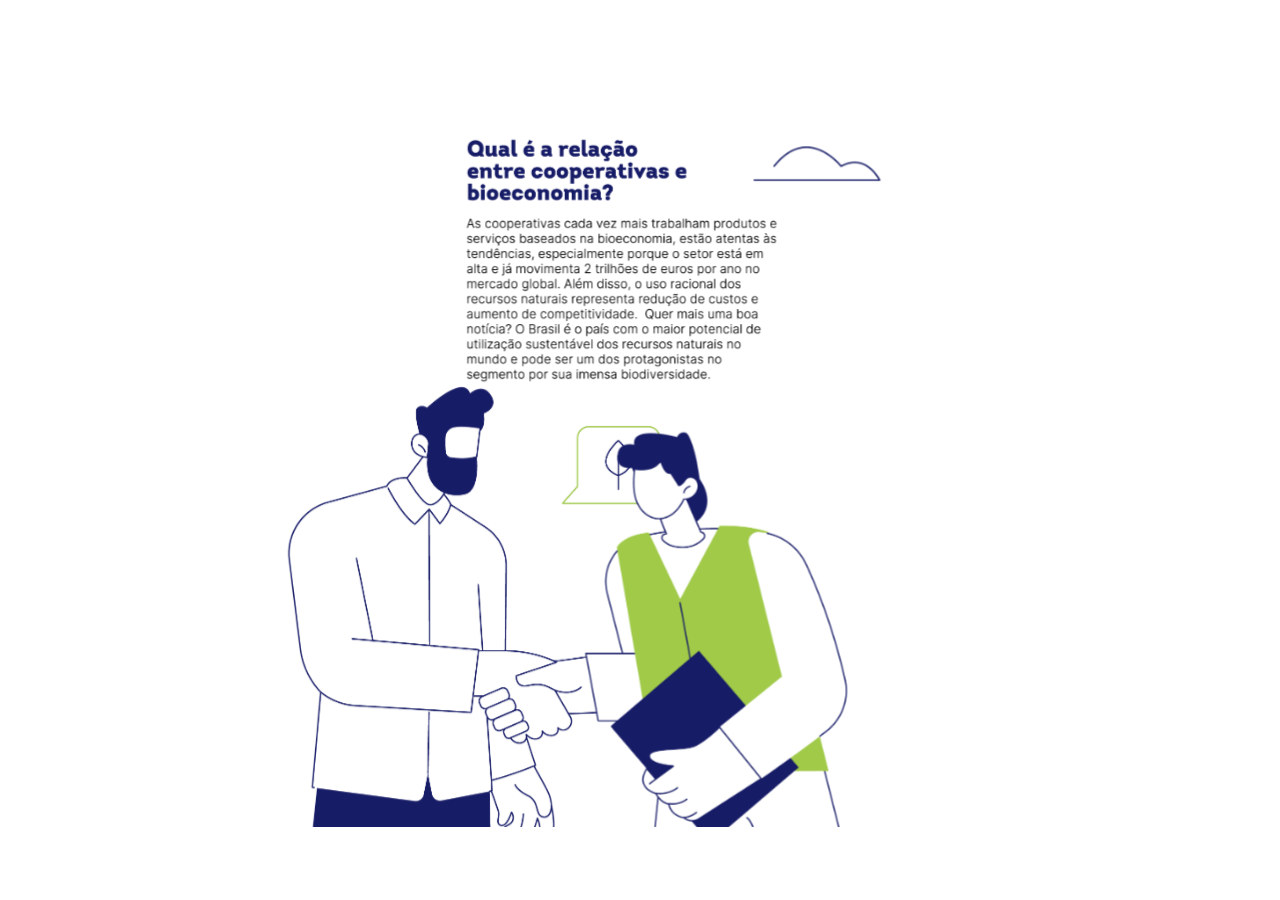
<file: index.html>
<html xmlns="http://www.w3.org/1999/xhtml"><meta charset="UTF-8"><head>    <style>        body{            background-color:#ffffff;            margin: 0px;            height: 100%;            overflow: hidden;        }        #lottie{            background-color:#ffffff;            width:100%;            height:100%;            display:block;            overflow: hidden;            transform: translate3d(0,0,0);            text-align: center;            opacity: 1;        }    </style></head><body><!-- build:scripto --><script>"undefined"!=typeof navigator&&function(t,e){"object"==typeof exports&&"undefined"!=typeof module?module.exports=e():"function"==typeof define&&define.amd?define(e):(t="undefined"!=typeof globalThis?globalThis:t||self).lottie=e()}(this,(function(){"use strict";var svgNS="http://www.w3.org/2000/svg",locationHref="",_useWebWorker=!1,initialDefaultFrame=-999999,setWebWorker=function(t){_useWebWorker=!!t},getWebWorker=function(){return _useWebWorker},setLocationHref=function(t){locationHref=t},getLocationHref=function(){return locationHref};function createTag(t){return document.createElement(t)}function extendPrototype(t,e){var i,r,s=t.length;for(i=0;i<s;i+=1)for(var a in r=t[i].prototype)Object.prototype.hasOwnProperty.call(r,a)&&(e.prototype[a]=r[a])}function getDescriptor(t,e){return Object.getOwnPropertyDescriptor(t,e)}function createProxyFunction(t){function e(){}return e.prototype=t,e}var audioControllerFactory=function(){function t(t){this.audios=[],this.audioFactory=t,this._volume=1,this._isMuted=!1}return t.prototype={addAudio:function(t){this.audios.push(t)},pause:function(){var t,e=this.audios.length;for(t=0;t<e;t+=1)this.audios[t].pause()},resume:function(){var t,e=this.audios.length;for(t=0;t<e;t+=1)this.audios[t].resume()},setRate:function(t){var e,i=this.audios.length;for(e=0;e<i;e+=1)this.audios[e].setRate(t)},createAudio:function(t){return this.audioFactory?this.audioFactory(t):window.Howl?new window.Howl({src:[t]}):{isPlaying:!1,play:function(){this.isPlaying=!0},seek:function(){this.isPlaying=!1},playing:function(){},rate:function(){},setVolume:function(){}}},setAudioFactory:function(t){this.audioFactory=t},setVolume:function(t){this._volume=t,this._updateVolume()},mute:function(){this._isMuted=!0,this._updateVolume()},unmute:function(){this._isMuted=!1,this._updateVolume()},getVolume:function(){return this._volume},_updateVolume:function(){var t,e=this.audios.length;for(t=0;t<e;t+=1)this.audios[t].volume(this._volume*(this._isMuted?0:1))}},function(){return new t}}(),createTypedArray=function(){function t(t,e){var i,r=0,s=[];switch(t){case"int16":case"uint8c":i=1;break;default:i=1.1}for(r=0;r<e;r+=1)s.push(i);return s}return"function"==typeof Uint8ClampedArray&&"function"==typeof Float32Array?function(e,i){return"float32"===e?new Float32Array(i):"int16"===e?new Int16Array(i):"uint8c"===e?new Uint8ClampedArray(i):t(e,i)}:t}();function createSizedArray(t){return Array.apply(null,{length:t})}function _typeof$6(t){return _typeof$6="function"==typeof Symbol&&"symbol"==typeof Symbol.iterator?function(t){return typeof t}:function(t){return t&&"function"==typeof Symbol&&t.constructor===Symbol&&t!==Symbol.prototype?"symbol":typeof t},_typeof$6(t)}var subframeEnabled=!0,expressionsPlugin=null,expressionsInterfaces=null,idPrefix$1="",isSafari=/^((?!chrome|android).)*safari/i.test(navigator.userAgent),_shouldRoundValues=!1,bmPow=Math.pow,bmSqrt=Math.sqrt,bmFloor=Math.floor,bmMax=Math.max,bmMin=Math.min,BMMath={};function ProjectInterface$1(){return{}}!function(){var t,e=["abs","acos","acosh","asin","asinh","atan","atanh","atan2","ceil","cbrt","expm1","clz32","cos","cosh","exp","floor","fround","hypot","imul","log","log1p","log2","log10","max","min","pow","random","round","sign","sin","sinh","sqrt","tan","tanh","trunc","E","LN10","LN2","LOG10E","LOG2E","PI","SQRT1_2","SQRT2"],i=e.length;for(t=0;t<i;t+=1)BMMath[e[t]]=Math[e[t]]}(),BMMath.random=Math.random,BMMath.abs=function(t){if("object"===_typeof$6(t)&&t.length){var e,i=createSizedArray(t.length),r=t.length;for(e=0;e<r;e+=1)i[e]=Math.abs(t[e]);return i}return Math.abs(t)};var defaultCurveSegments=150,degToRads=Math.PI/180,roundCorner=.5519;function roundValues(t){_shouldRoundValues=!!t}function bmRnd(t){return _shouldRoundValues?Math.round(t):t}function styleDiv(t){t.style.position="absolute",t.style.top=0,t.style.left=0,t.style.display="block",t.style.transformOrigin="0 0",t.style.webkitTransformOrigin="0 0",t.style.backfaceVisibility="visible",t.style.webkitBackfaceVisibility="visible",t.style.transformStyle="preserve-3d",t.style.webkitTransformStyle="preserve-3d",t.style.mozTransformStyle="preserve-3d"}function BMEnterFrameEvent(t,e,i,r){this.type=t,this.currentTime=e,this.totalTime=i,this.direction=r<0?-1:1}function BMCompleteEvent(t,e){this.type=t,this.direction=e<0?-1:1}function BMCompleteLoopEvent(t,e,i,r){this.type=t,this.currentLoop=i,this.totalLoops=e,this.direction=r<0?-1:1}function BMSegmentStartEvent(t,e,i){this.type=t,this.firstFrame=e,this.totalFrames=i}function BMDestroyEvent(t,e){this.type=t,this.target=e}function BMRenderFrameErrorEvent(t,e){this.type="renderFrameError",this.nativeError=t,this.currentTime=e}function BMConfigErrorEvent(t){this.type="configError",this.nativeError=t}function BMAnimationConfigErrorEvent(t,e){this.type=t,this.nativeError=e}var createElementID=(_count=0,function(){return idPrefix$1+"__lottie_element_"+(_count+=1)}),_count;function HSVtoRGB(t,e,i){var r,s,a,n,o,h,l,p;switch(h=i*(1-e),l=i*(1-(o=6*t-(n=Math.floor(6*t)))*e),p=i*(1-(1-o)*e),n%6){case 0:r=i,s=p,a=h;break;case 1:r=l,s=i,a=h;break;case 2:r=h,s=i,a=p;break;case 3:r=h,s=l,a=i;break;case 4:r=p,s=h,a=i;break;case 5:r=i,s=h,a=l}return[r,s,a]}function RGBtoHSV(t,e,i){var r,s=Math.max(t,e,i),a=Math.min(t,e,i),n=s-a,o=0===s?0:n/s,h=s/255;switch(s){case a:r=0;break;case t:r=e-i+n*(e<i?6:0),r/=6*n;break;case e:r=i-t+2*n,r/=6*n;break;case i:r=t-e+4*n,r/=6*n}return[r,o,h]}function addSaturationToRGB(t,e){var i=RGBtoHSV(255*t[0],255*t[1],255*t[2]);return i[1]+=e,i[1]>1?i[1]=1:i[1]<=0&&(i[1]=0),HSVtoRGB(i[0],i[1],i[2])}function addBrightnessToRGB(t,e){var i=RGBtoHSV(255*t[0],255*t[1],255*t[2]);return i[2]+=e,i[2]>1?i[2]=1:i[2]<0&&(i[2]=0),HSVtoRGB(i[0],i[1],i[2])}function addHueToRGB(t,e){var i=RGBtoHSV(255*t[0],255*t[1],255*t[2]);return i[0]+=e/360,i[0]>1?i[0]-=1:i[0]<0&&(i[0]+=1),HSVtoRGB(i[0],i[1],i[2])}var rgbToHex=function(){var t,e,i=[];for(t=0;t<256;t+=1)e=t.toString(16),i[t]=1===e.length?"0"+e:e;return function(t,e,r){return t<0&&(t=0),e<0&&(e=0),r<0&&(r=0),"#"+i[t]+i[e]+i[r]}}(),setSubframeEnabled=function(t){subframeEnabled=!!t},getSubframeEnabled=function(){return subframeEnabled},setExpressionsPlugin=function(t){expressionsPlugin=t},getExpressionsPlugin=function(){return expressionsPlugin},setExpressionInterfaces=function(t){expressionsInterfaces=t},getExpressionInterfaces=function(){return expressionsInterfaces},setDefaultCurveSegments=function(t){defaultCurveSegments=t},getDefaultCurveSegments=function(){return defaultCurveSegments},setIdPrefix=function(t){idPrefix$1=t},getIdPrefix=function(){return idPrefix$1};function createNS(t){return document.createElementNS(svgNS,t)}function _typeof$5(t){return _typeof$5="function"==typeof Symbol&&"symbol"==typeof Symbol.iterator?function(t){return typeof t}:function(t){return t&&"function"==typeof Symbol&&t.constructor===Symbol&&t!==Symbol.prototype?"symbol":typeof t},_typeof$5(t)}var dataManager=function(){var t,e,i=1,r=[],s={onmessage:function(){},postMessage:function(e){t({data:e})}},a={postMessage:function(t){s.onmessage({data:t})}};function n(){e||(e=function(e){if(window.Worker&&window.Blob&&getWebWorker()){var i=new Blob(["var _workerSelf = self; self.onmessage = ",e.toString()],{type:"text/javascript"}),r=URL.createObjectURL(i);return new Worker(r)}return t=e,s}((function(t){if(a.dataManager||(a.dataManager=function(){function t(s,a){var n,o,h,l,p,m,c=s.length;for(o=0;o<c;o+=1)if("ks"in(n=s[o])&&!n.completed){if(n.completed=!0,n.hasMask){var d=n.masksProperties;for(l=d.length,h=0;h<l;h+=1)if(d[h].pt.k.i)r(d[h].pt.k);else for(m=d[h].pt.k.length,p=0;p<m;p+=1)d[h].pt.k[p].s&&r(d[h].pt.k[p].s[0]),d[h].pt.k[p].e&&r(d[h].pt.k[p].e[0])}0===n.ty?(n.layers=e(n.refId,a),t(n.layers,a)):4===n.ty?i(n.shapes):5===n.ty&&f(n)}}function e(t,e){var i=function(t,e){for(var i=0,r=e.length;i<r;){if(e[i].id===t)return e[i];i+=1}return null}(t,e);return i?i.layers.__used?JSON.parse(JSON.stringify(i.layers)):(i.layers.__used=!0,i.layers):null}function i(t){var e,s,a;for(e=t.length-1;e>=0;e-=1)if("sh"===t[e].ty)if(t[e].ks.k.i)r(t[e].ks.k);else for(a=t[e].ks.k.length,s=0;s<a;s+=1)t[e].ks.k[s].s&&r(t[e].ks.k[s].s[0]),t[e].ks.k[s].e&&r(t[e].ks.k[s].e[0]);else"gr"===t[e].ty&&i(t[e].it)}function r(t){var e,i=t.i.length;for(e=0;e<i;e+=1)t.i[e][0]+=t.v[e][0],t.i[e][1]+=t.v[e][1],t.o[e][0]+=t.v[e][0],t.o[e][1]+=t.v[e][1]}function s(t,e){var i=e?e.split("."):[100,100,100];return t[0]>i[0]||!(i[0]>t[0])&&(t[1]>i[1]||!(i[1]>t[1])&&(t[2]>i[2]||!(i[2]>t[2])&&null))}var a,n=function(){var t=[4,4,14];function e(t){var e,i,r,s=t.length;for(e=0;e<s;e+=1)5===t[e].ty&&(r=void 0,r=(i=t[e]).t.d,i.t.d={k:[{s:r,t:0}]})}return function(i){if(s(t,i.v)&&(e(i.layers),i.assets)){var r,a=i.assets.length;for(r=0;r<a;r+=1)i.assets[r].layers&&e(i.assets[r].layers)}}}(),o=(a=[4,7,99],function(t){if(t.chars&&!s(a,t.v)){var e,r=t.chars.length;for(e=0;e<r;e+=1){var n=t.chars[e];n.data&&n.data.shapes&&(i(n.data.shapes),n.data.ip=0,n.data.op=99999,n.data.st=0,n.data.sr=1,n.data.ks={p:{k:[0,0],a:0},s:{k:[100,100],a:0},a:{k:[0,0],a:0},r:{k:0,a:0},o:{k:100,a:0}},t.chars[e].t||(n.data.shapes.push({ty:"no"}),n.data.shapes[0].it.push({p:{k:[0,0],a:0},s:{k:[100,100],a:0},a:{k:[0,0],a:0},r:{k:0,a:0},o:{k:100,a:0},sk:{k:0,a:0},sa:{k:0,a:0},ty:"tr"})))}}}),h=function(){var t=[5,7,15];function e(t){var e,i,r=t.length;for(e=0;e<r;e+=1)5===t[e].ty&&(i=void 0,"number"==typeof(i=t[e].t.p).a&&(i.a={a:0,k:i.a}),"number"==typeof i.p&&(i.p={a:0,k:i.p}),"number"==typeof i.r&&(i.r={a:0,k:i.r}))}return function(i){if(s(t,i.v)&&(e(i.layers),i.assets)){var r,a=i.assets.length;for(r=0;r<a;r+=1)i.assets[r].layers&&e(i.assets[r].layers)}}}(),l=function(){var t=[4,1,9];function e(t){var i,r,s,a=t.length;for(i=0;i<a;i+=1)if("gr"===t[i].ty)e(t[i].it);else if("fl"===t[i].ty||"st"===t[i].ty)if(t[i].c.k&&t[i].c.k[0].i)for(s=t[i].c.k.length,r=0;r<s;r+=1)t[i].c.k[r].s&&(t[i].c.k[r].s[0]/=255,t[i].c.k[r].s[1]/=255,t[i].c.k[r].s[2]/=255,t[i].c.k[r].s[3]/=255),t[i].c.k[r].e&&(t[i].c.k[r].e[0]/=255,t[i].c.k[r].e[1]/=255,t[i].c.k[r].e[2]/=255,t[i].c.k[r].e[3]/=255);else t[i].c.k[0]/=255,t[i].c.k[1]/=255,t[i].c.k[2]/=255,t[i].c.k[3]/=255}function i(t){var i,r=t.length;for(i=0;i<r;i+=1)4===t[i].ty&&e(t[i].shapes)}return function(e){if(s(t,e.v)&&(i(e.layers),e.assets)){var r,a=e.assets.length;for(r=0;r<a;r+=1)e.assets[r].layers&&i(e.assets[r].layers)}}}(),p=function(){var t=[4,4,18];function e(t){var i,r,s;for(i=t.length-1;i>=0;i-=1)if("sh"===t[i].ty)if(t[i].ks.k.i)t[i].ks.k.c=t[i].closed;else for(s=t[i].ks.k.length,r=0;r<s;r+=1)t[i].ks.k[r].s&&(t[i].ks.k[r].s[0].c=t[i].closed),t[i].ks.k[r].e&&(t[i].ks.k[r].e[0].c=t[i].closed);else"gr"===t[i].ty&&e(t[i].it)}function i(t){var i,r,s,a,n,o,h=t.length;for(r=0;r<h;r+=1){if((i=t[r]).hasMask){var l=i.masksProperties;for(a=l.length,s=0;s<a;s+=1)if(l[s].pt.k.i)l[s].pt.k.c=l[s].cl;else for(o=l[s].pt.k.length,n=0;n<o;n+=1)l[s].pt.k[n].s&&(l[s].pt.k[n].s[0].c=l[s].cl),l[s].pt.k[n].e&&(l[s].pt.k[n].e[0].c=l[s].cl)}4===i.ty&&e(i.shapes)}}return function(e){if(s(t,e.v)&&(i(e.layers),e.assets)){var r,a=e.assets.length;for(r=0;r<a;r+=1)e.assets[r].layers&&i(e.assets[r].layers)}}}();function f(t){0===t.t.a.length&&t.t.p}var m={completeData:function(i){i.__complete||(l(i),n(i),o(i),h(i),p(i),t(i.layers,i.assets),function(i,r){if(i){var s=0,a=i.length;for(s=0;s<a;s+=1)1===i[s].t&&(i[s].data.layers=e(i[s].data.refId,r),t(i[s].data.layers,r))}}(i.chars,i.assets),i.__complete=!0)}};return m.checkColors=l,m.checkChars=o,m.checkPathProperties=h,m.checkShapes=p,m.completeLayers=t,m}()),a.assetLoader||(a.assetLoader=function(){function t(t){var e=t.getResponseHeader("content-type");return e&&"json"===t.responseType&&-1!==e.indexOf("json")||t.response&&"object"===_typeof$5(t.response)?t.response:t.response&&"string"==typeof t.response?JSON.parse(t.response):t.responseText?JSON.parse(t.responseText):null}return{load:function(e,i,r,s){var a,n=new XMLHttpRequest;try{n.responseType="json"}catch(t){}n.onreadystatechange=function(){if(4===n.readyState)if(200===n.status)a=t(n),r(a);else try{a=t(n),r(a)}catch(t){s&&s(t)}};try{n.open(["G","E","T"].join(""),e,!0)}catch(t){n.open(["G","E","T"].join(""),i+"/"+e,!0)}n.send()}}}()),"loadAnimation"===t.data.type)a.assetLoader.load(t.data.path,t.data.fullPath,(function(e){a.dataManager.completeData(e),a.postMessage({id:t.data.id,payload:e,status:"success"})}),(function(){a.postMessage({id:t.data.id,status:"error"})}));else if("complete"===t.data.type){var e=t.data.animation;a.dataManager.completeData(e),a.postMessage({id:t.data.id,payload:e,status:"success"})}else"loadData"===t.data.type&&a.assetLoader.load(t.data.path,t.data.fullPath,(function(e){a.postMessage({id:t.data.id,payload:e,status:"success"})}),(function(){a.postMessage({id:t.data.id,status:"error"})}))})),e.onmessage=function(t){var e=t.data,i=e.id,s=r[i];r[i]=null,"success"===e.status?s.onComplete(e.payload):s.onError&&s.onError()})}function o(t,e){var s="processId_"+(i+=1);return r[s]={onComplete:t,onError:e},s}return{loadAnimation:function(t,i,r){n();var s=o(i,r);e.postMessage({type:"loadAnimation",path:t,fullPath:window.location.origin+window.location.pathname,id:s})},loadData:function(t,i,r){n();var s=o(i,r);e.postMessage({type:"loadData",path:t,fullPath:window.location.origin+window.location.pathname,id:s})},completeAnimation:function(t,i,r){n();var s=o(i,r);e.postMessage({type:"complete",animation:t,id:s})}}}(),ImagePreloader=function(){var t=function(){var t=createTag("canvas");t.width=1,t.height=1;var e=t.getContext("2d");return e.fillStyle="rgba(0,0,0,0)",e.fillRect(0,0,1,1),t}();function e(){this.loadedAssets+=1,this.loadedAssets===this.totalImages&&this.loadedFootagesCount===this.totalFootages&&this.imagesLoadedCb&&this.imagesLoadedCb(null)}function i(){this.loadedFootagesCount+=1,this.loadedAssets===this.totalImages&&this.loadedFootagesCount===this.totalFootages&&this.imagesLoadedCb&&this.imagesLoadedCb(null)}function r(t,e,i){var r="";if(t.e)r=t.p;else if(e){var s=t.p;-1!==s.indexOf("images/")&&(s=s.split("/")[1]),r=e+s}else r=i,r+=t.u?t.u:"",r+=t.p;return r}function s(t){var e=0,i=setInterval(function(){(t.getBBox().width||e>500)&&(this._imageLoaded(),clearInterval(i)),e+=1}.bind(this),50)}function a(t){var e={assetData:t},i=r(t,this.assetsPath,this.path);return dataManager.loadData(i,function(t){e.img=t,this._footageLoaded()}.bind(this),function(){e.img={},this._footageLoaded()}.bind(this)),e}function n(){this._imageLoaded=e.bind(this),this._footageLoaded=i.bind(this),this.testImageLoaded=s.bind(this),this.createFootageData=a.bind(this),this.assetsPath="",this.path="",this.totalImages=0,this.totalFootages=0,this.loadedAssets=0,this.loadedFootagesCount=0,this.imagesLoadedCb=null,this.images=[]}return n.prototype={loadAssets:function(t,e){var i;this.imagesLoadedCb=e;var r=t.length;for(i=0;i<r;i+=1)t[i].layers||(t[i].t&&"seq"!==t[i].t?3===t[i].t&&(this.totalFootages+=1,this.images.push(this.createFootageData(t[i]))):(this.totalImages+=1,this.images.push(this._createImageData(t[i]))))},setAssetsPath:function(t){this.assetsPath=t||""},setPath:function(t){this.path=t||""},loadedImages:function(){return this.totalImages===this.loadedAssets},loadedFootages:function(){return this.totalFootages===this.loadedFootagesCount},destroy:function(){this.imagesLoadedCb=null,this.images.length=0},getAsset:function(t){for(var e=0,i=this.images.length;e<i;){if(this.images[e].assetData===t)return this.images[e].img;e+=1}return null},createImgData:function(e){var i=r(e,this.assetsPath,this.path),s=createTag("img");s.crossOrigin="anonymous",s.addEventListener("load",this._imageLoaded,!1),s.addEventListener("error",function(){a.img=t,this._imageLoaded()}.bind(this),!1),s.src=i;var a={img:s,assetData:e};return a},createImageData:function(e){var i=r(e,this.assetsPath,this.path),s=createNS("image");isSafari?this.testImageLoaded(s):s.addEventListener("load",this._imageLoaded,!1),s.addEventListener("error",function(){a.img=t,this._imageLoaded()}.bind(this),!1),s.setAttributeNS("http://www.w3.org/1999/xlink","href",i),this._elementHelper.append?this._elementHelper.append(s):this._elementHelper.appendChild(s);var a={img:s,assetData:e};return a},imageLoaded:e,footageLoaded:i,setCacheType:function(t,e){"svg"===t?(this._elementHelper=e,this._createImageData=this.createImageData.bind(this)):this._createImageData=this.createImgData.bind(this)}},n}();function BaseEvent(){}BaseEvent.prototype={triggerEvent:function(t,e){if(this._cbs[t])for(var i=this._cbs[t],r=0;r<i.length;r+=1)i[r](e)},addEventListener:function(t,e){return this._cbs[t]||(this._cbs[t]=[]),this._cbs[t].push(e),function(){this.removeEventListener(t,e)}.bind(this)},removeEventListener:function(t,e){if(e){if(this._cbs[t]){for(var i=0,r=this._cbs[t].length;i<r;)this._cbs[t][i]===e&&(this._cbs[t].splice(i,1),i-=1,r-=1),i+=1;this._cbs[t].length||(this._cbs[t]=null)}}else this._cbs[t]=null}};var markerParser=function(){function t(t){for(var e,i=t.split("\r\n"),r={},s=0,a=0;a<i.length;a+=1)2===(e=i[a].split(":")).length&&(r[e[0]]=e[1].trim(),s+=1);if(0===s)throw new Error;return r}return function(e){for(var i=[],r=0;r<e.length;r+=1){var s=e[r],a={time:s.tm,duration:s.dr};try{a.payload=JSON.parse(e[r].cm)}catch(i){try{a.payload=t(e[r].cm)}catch(t){a.payload={name:e[r].cm}}}i.push(a)}return i}}(),ProjectInterface=function(){function t(t){this.compositions.push(t)}return function(){function e(t){for(var e=0,i=this.compositions.length;e<i;){if(this.compositions[e].data&&this.compositions[e].data.nm===t)return this.compositions[e].prepareFrame&&this.compositions[e].data.xt&&this.compositions[e].prepareFrame(this.currentFrame),this.compositions[e].compInterface;e+=1}return null}return e.compositions=[],e.currentFrame=0,e.registerComposition=t,e}}(),renderers={},registerRenderer=function(t,e){renderers[t]=e};function getRenderer(t){return renderers[t]}function getRegisteredRenderer(){if(renderers.canvas)return"canvas";for(var t in renderers)if(renderers[t])return t;return""}function _typeof$4(t){return _typeof$4="function"==typeof Symbol&&"symbol"==typeof Symbol.iterator?function(t){return typeof t}:function(t){return t&&"function"==typeof Symbol&&t.constructor===Symbol&&t!==Symbol.prototype?"symbol":typeof t},_typeof$4(t)}var AnimationItem=function(){this._cbs=[],this.name="",this.path="",this.isLoaded=!1,this.currentFrame=0,this.currentRawFrame=0,this.firstFrame=0,this.totalFrames=0,this.frameRate=0,this.frameMult=0,this.playSpeed=1,this.playDirection=1,this.playCount=0,this.animationData={},this.assets=[],this.isPaused=!0,this.autoplay=!1,this.loop=!0,this.renderer=null,this.animationID=createElementID(),this.assetsPath="",this.timeCompleted=0,this.segmentPos=0,this.isSubframeEnabled=getSubframeEnabled(),this.segments=[],this._idle=!0,this._completedLoop=!1,this.projectInterface=ProjectInterface(),this.imagePreloader=new ImagePreloader,this.audioController=audioControllerFactory(),this.markers=[],this.configAnimation=this.configAnimation.bind(this),this.onSetupError=this.onSetupError.bind(this),this.onSegmentComplete=this.onSegmentComplete.bind(this),this.drawnFrameEvent=new BMEnterFrameEvent("drawnFrame",0,0,0),this.expressionsPlugin=getExpressionsPlugin()};extendPrototype([BaseEvent],AnimationItem),AnimationItem.prototype.setParams=function(t){(t.wrapper||t.container)&&(this.wrapper=t.wrapper||t.container);var e="svg";t.animType?e=t.animType:t.renderer&&(e=t.renderer);var i=getRenderer(e);this.renderer=new i(this,t.rendererSettings),this.imagePreloader.setCacheType(e,this.renderer.globalData.defs),this.renderer.setProjectInterface(this.projectInterface),this.animType=e,""===t.loop||null===t.loop||void 0===t.loop||!0===t.loop?this.loop=!0:!1===t.loop?this.loop=!1:this.loop=parseInt(t.loop,10),this.autoplay=!("autoplay"in t)||t.autoplay,this.name=t.name?t.name:"",this.autoloadSegments=!Object.prototype.hasOwnProperty.call(t,"autoloadSegments")||t.autoloadSegments,this.assetsPath=t.assetsPath,this.initialSegment=t.initialSegment,t.audioFactory&&this.audioController.setAudioFactory(t.audioFactory),t.animationData?this.setupAnimation(t.animationData):t.path&&(-1!==t.path.lastIndexOf("\\")?this.path=t.path.substr(0,t.path.lastIndexOf("\\")+1):this.path=t.path.substr(0,t.path.lastIndexOf("/")+1),this.fileName=t.path.substr(t.path.lastIndexOf("/")+1),this.fileName=this.fileName.substr(0,this.fileName.lastIndexOf(".json")),dataManager.loadAnimation(t.path,this.configAnimation,this.onSetupError))},AnimationItem.prototype.onSetupError=function(){this.trigger("data_failed")},AnimationItem.prototype.setupAnimation=function(t){dataManager.completeAnimation(t,this.configAnimation)},AnimationItem.prototype.setData=function(t,e){e&&"object"!==_typeof$4(e)&&(e=JSON.parse(e));var i={wrapper:t,animationData:e},r=t.attributes;i.path=r.getNamedItem("data-animation-path")?r.getNamedItem("data-animation-path").value:r.getNamedItem("data-bm-path")?r.getNamedItem("data-bm-path").value:r.getNamedItem("bm-path")?r.getNamedItem("bm-path").value:"",i.animType=r.getNamedItem("data-anim-type")?r.getNamedItem("data-anim-type").value:r.getNamedItem("data-bm-type")?r.getNamedItem("data-bm-type").value:r.getNamedItem("bm-type")?r.getNamedItem("bm-type").value:r.getNamedItem("data-bm-renderer")?r.getNamedItem("data-bm-renderer").value:r.getNamedItem("bm-renderer")?r.getNamedItem("bm-renderer").value:getRegisteredRenderer()||"canvas";var s=r.getNamedItem("data-anim-loop")?r.getNamedItem("data-anim-loop").value:r.getNamedItem("data-bm-loop")?r.getNamedItem("data-bm-loop").value:r.getNamedItem("bm-loop")?r.getNamedItem("bm-loop").value:"";"false"===s?i.loop=!1:"true"===s?i.loop=!0:""!==s&&(i.loop=parseInt(s,10));var a=r.getNamedItem("data-anim-autoplay")?r.getNamedItem("data-anim-autoplay").value:r.getNamedItem("data-bm-autoplay")?r.getNamedItem("data-bm-autoplay").value:!r.getNamedItem("bm-autoplay")||r.getNamedItem("bm-autoplay").value;i.autoplay="false"!==a,i.name=r.getNamedItem("data-name")?r.getNamedItem("data-name").value:r.getNamedItem("data-bm-name")?r.getNamedItem("data-bm-name").value:r.getNamedItem("bm-name")?r.getNamedItem("bm-name").value:"","false"===(r.getNamedItem("data-anim-prerender")?r.getNamedItem("data-anim-prerender").value:r.getNamedItem("data-bm-prerender")?r.getNamedItem("data-bm-prerender").value:r.getNamedItem("bm-prerender")?r.getNamedItem("bm-prerender").value:"")&&(i.prerender=!1),i.path?this.setParams(i):this.trigger("destroy")},AnimationItem.prototype.includeLayers=function(t){t.op>this.animationData.op&&(this.animationData.op=t.op,this.totalFrames=Math.floor(t.op-this.animationData.ip));var e,i,r=this.animationData.layers,s=r.length,a=t.layers,n=a.length;for(i=0;i<n;i+=1)for(e=0;e<s;){if(r[e].id===a[i].id){r[e]=a[i];break}e+=1}if((t.chars||t.fonts)&&(this.renderer.globalData.fontManager.addChars(t.chars),this.renderer.globalData.fontManager.addFonts(t.fonts,this.renderer.globalData.defs)),t.assets)for(s=t.assets.length,e=0;e<s;e+=1)this.animationData.assets.push(t.assets[e]);this.animationData.__complete=!1,dataManager.completeAnimation(this.animationData,this.onSegmentComplete)},AnimationItem.prototype.onSegmentComplete=function(t){this.animationData=t;var e=getExpressionsPlugin();e&&e.initExpressions(this),this.loadNextSegment()},AnimationItem.prototype.loadNextSegment=function(){var t=this.animationData.segments;if(!t||0===t.length||!this.autoloadSegments)return this.trigger("data_ready"),void(this.timeCompleted=this.totalFrames);var e=t.shift();this.timeCompleted=e.time*this.frameRate;var i=this.path+this.fileName+"_"+this.segmentPos+".json";this.segmentPos+=1,dataManager.loadData(i,this.includeLayers.bind(this),function(){this.trigger("data_failed")}.bind(this))},AnimationItem.prototype.loadSegments=function(){this.animationData.segments||(this.timeCompleted=this.totalFrames),this.loadNextSegment()},AnimationItem.prototype.imagesLoaded=function(){this.trigger("loaded_images"),this.checkLoaded()},AnimationItem.prototype.preloadImages=function(){this.imagePreloader.setAssetsPath(this.assetsPath),this.imagePreloader.setPath(this.path),this.imagePreloader.loadAssets(this.animationData.assets,this.imagesLoaded.bind(this))},AnimationItem.prototype.configAnimation=function(t){if(this.renderer)try{this.animationData=t,this.initialSegment?(this.totalFrames=Math.floor(this.initialSegment[1]-this.initialSegment[0]),this.firstFrame=Math.round(this.initialSegment[0])):(this.totalFrames=Math.floor(this.animationData.op-this.animationData.ip),this.firstFrame=Math.round(this.animationData.ip)),this.renderer.configAnimation(t),t.assets||(t.assets=[]),this.assets=this.animationData.assets,this.frameRate=this.animationData.fr,this.frameMult=this.animationData.fr/1e3,this.renderer.searchExtraCompositions(t.assets),this.markers=markerParser(t.markers||[]),this.trigger("config_ready"),this.preloadImages(),this.loadSegments(),this.updaFrameModifier(),this.waitForFontsLoaded(),this.isPaused&&this.audioController.pause()}catch(t){this.triggerConfigError(t)}},AnimationItem.prototype.waitForFontsLoaded=function(){this.renderer&&(this.renderer.globalData.fontManager.isLoaded?this.checkLoaded():setTimeout(this.waitForFontsLoaded.bind(this),20))},AnimationItem.prototype.checkLoaded=function(){if(!this.isLoaded&&this.renderer.globalData.fontManager.isLoaded&&(this.imagePreloader.loadedImages()||"canvas"!==this.renderer.rendererType)&&this.imagePreloader.loadedFootages()){this.isLoaded=!0;var t=getExpressionsPlugin();t&&t.initExpressions(this),this.renderer.initItems(),setTimeout(function(){this.trigger("DOMLoaded")}.bind(this),0),this.gotoFrame(),this.autoplay&&this.play()}},AnimationItem.prototype.resize=function(t,e){var i="number"==typeof t?t:void 0,r="number"==typeof e?e:void 0;this.renderer.updateContainerSize(i,r)},AnimationItem.prototype.setSubframe=function(t){this.isSubframeEnabled=!!t},AnimationItem.prototype.gotoFrame=function(){this.currentFrame=this.isSubframeEnabled?this.currentRawFrame:~~this.currentRawFrame,this.timeCompleted!==this.totalFrames&&this.currentFrame>this.timeCompleted&&(this.currentFrame=this.timeCompleted),this.trigger("enterFrame"),this.renderFrame(),this.trigger("drawnFrame")},AnimationItem.prototype.renderFrame=function(){if(!1!==this.isLoaded&&this.renderer)try{this.expressionsPlugin&&this.expressionsPlugin.resetFrame(),this.renderer.renderFrame(this.currentFrame+this.firstFrame)}catch(t){this.triggerRenderFrameError(t)}},AnimationItem.prototype.play=function(t){t&&this.name!==t||!0===this.isPaused&&(this.isPaused=!1,this.trigger("_play"),this.audioController.resume(),this._idle&&(this._idle=!1,this.trigger("_active")))},AnimationItem.prototype.pause=function(t){t&&this.name!==t||!1===this.isPaused&&(this.isPaused=!0,this.trigger("_pause"),this._idle=!0,this.trigger("_idle"),this.audioController.pause())},AnimationItem.prototype.togglePause=function(t){t&&this.name!==t||(!0===this.isPaused?this.play():this.pause())},AnimationItem.prototype.stop=function(t){t&&this.name!==t||(this.pause(),this.playCount=0,this._completedLoop=!1,this.setCurrentRawFrameValue(0))},AnimationItem.prototype.getMarkerData=function(t){for(var e,i=0;i<this.markers.length;i+=1)if((e=this.markers[i]).payload&&e.payload.name===t)return e;return null},AnimationItem.prototype.goToAndStop=function(t,e,i){if(!i||this.name===i){var r=Number(t);if(isNaN(r)){var s=this.getMarkerData(t);s&&this.goToAndStop(s.time,!0)}else e?this.setCurrentRawFrameValue(t):this.setCurrentRawFrameValue(t*this.frameModifier);this.pause()}},AnimationItem.prototype.goToAndPlay=function(t,e,i){if(!i||this.name===i){var r=Number(t);if(isNaN(r)){var s=this.getMarkerData(t);s&&(s.duration?this.playSegments([s.time,s.time+s.duration],!0):this.goToAndStop(s.time,!0))}else this.goToAndStop(r,e,i);this.play()}},AnimationItem.prototype.advanceTime=function(t){if(!0!==this.isPaused&&!1!==this.isLoaded){var e=this.currentRawFrame+t*this.frameModifier,i=!1;e>=this.totalFrames-1&&this.frameModifier>0?this.loop&&this.playCount!==this.loop?e>=this.totalFrames?(this.playCount+=1,this.checkSegments(e%this.totalFrames)||(this.setCurrentRawFrameValue(e%this.totalFrames),this._completedLoop=!0,this.trigger("loopComplete"))):this.setCurrentRawFrameValue(e):this.checkSegments(e>this.totalFrames?e%this.totalFrames:0)||(i=!0,e=this.totalFrames-1):e<0?this.checkSegments(e%this.totalFrames)||(!this.loop||this.playCount--<=0&&!0!==this.loop?(i=!0,e=0):(this.setCurrentRawFrameValue(this.totalFrames+e%this.totalFrames),this._completedLoop?this.trigger("loopComplete"):this._completedLoop=!0)):this.setCurrentRawFrameValue(e),i&&(this.setCurrentRawFrameValue(e),this.pause(),this.trigger("complete"))}},AnimationItem.prototype.adjustSegment=function(t,e){this.playCount=0,t[1]<t[0]?(this.frameModifier>0&&(this.playSpeed<0?this.setSpeed(-this.playSpeed):this.setDirection(-1)),this.totalFrames=t[0]-t[1],this.timeCompleted=this.totalFrames,this.firstFrame=t[1],this.setCurrentRawFrameValue(this.totalFrames-.001-e)):t[1]>t[0]&&(this.frameModifier<0&&(this.playSpeed<0?this.setSpeed(-this.playSpeed):this.setDirection(1)),this.totalFrames=t[1]-t[0],this.timeCompleted=this.totalFrames,this.firstFrame=t[0],this.setCurrentRawFrameValue(.001+e)),this.trigger("segmentStart")},AnimationItem.prototype.setSegment=function(t,e){var i=-1;this.isPaused&&(this.currentRawFrame+this.firstFrame<t?i=t:this.currentRawFrame+this.firstFrame>e&&(i=e-t)),this.firstFrame=t,this.totalFrames=e-t,this.timeCompleted=this.totalFrames,-1!==i&&this.goToAndStop(i,!0)},AnimationItem.prototype.playSegments=function(t,e){if(e&&(this.segments.length=0),"object"===_typeof$4(t[0])){var i,r=t.length;for(i=0;i<r;i+=1)this.segments.push(t[i])}else this.segments.push(t);this.segments.length&&e&&this.adjustSegment(this.segments.shift(),0),this.isPaused&&this.play()},AnimationItem.prototype.resetSegments=function(t){this.segments.length=0,this.segments.push([this.animationData.ip,this.animationData.op]),t&&this.checkSegments(0)},AnimationItem.prototype.checkSegments=function(t){return!!this.segments.length&&(this.adjustSegment(this.segments.shift(),t),!0)},AnimationItem.prototype.destroy=function(t){t&&this.name!==t||!this.renderer||(this.renderer.destroy(),this.imagePreloader.destroy(),this.trigger("destroy"),this._cbs=null,this.onEnterFrame=null,this.onLoopComplete=null,this.onComplete=null,this.onSegmentStart=null,this.onDestroy=null,this.renderer=null,this.expressionsPlugin=null,this.imagePreloader=null,this.projectInterface=null)},AnimationItem.prototype.setCurrentRawFrameValue=function(t){this.currentRawFrame=t,this.gotoFrame()},AnimationItem.prototype.setSpeed=function(t){this.playSpeed=t,this.updaFrameModifier()},AnimationItem.prototype.setDirection=function(t){this.playDirection=t<0?-1:1,this.updaFrameModifier()},AnimationItem.prototype.setLoop=function(t){this.loop=t},AnimationItem.prototype.setVolume=function(t,e){e&&this.name!==e||this.audioController.setVolume(t)},AnimationItem.prototype.getVolume=function(){return this.audioController.getVolume()},AnimationItem.prototype.mute=function(t){t&&this.name!==t||this.audioController.mute()},AnimationItem.prototype.unmute=function(t){t&&this.name!==t||this.audioController.unmute()},AnimationItem.prototype.updaFrameModifier=function(){this.frameModifier=this.frameMult*this.playSpeed*this.playDirection,this.audioController.setRate(this.playSpeed*this.playDirection)},AnimationItem.prototype.getPath=function(){return this.path},AnimationItem.prototype.getAssetsPath=function(t){var e="";if(t.e)e=t.p;else if(this.assetsPath){var i=t.p;-1!==i.indexOf("images/")&&(i=i.split("/")[1]),e=this.assetsPath+i}else e=this.path,e+=t.u?t.u:"",e+=t.p;return e},AnimationItem.prototype.getAssetData=function(t){for(var e=0,i=this.assets.length;e<i;){if(t===this.assets[e].id)return this.assets[e];e+=1}return null},AnimationItem.prototype.hide=function(){this.renderer.hide()},AnimationItem.prototype.show=function(){this.renderer.show()},AnimationItem.prototype.getDuration=function(t){return t?this.totalFrames:this.totalFrames/this.frameRate},AnimationItem.prototype.updateDocumentData=function(t,e,i){try{this.renderer.getElementByPath(t).updateDocumentData(e,i)}catch(t){}},AnimationItem.prototype.trigger=function(t){if(this._cbs&&this._cbs[t])switch(t){case"enterFrame":this.triggerEvent(t,new BMEnterFrameEvent(t,this.currentFrame,this.totalFrames,this.frameModifier));break;case"drawnFrame":this.drawnFrameEvent.currentTime=this.currentFrame,this.drawnFrameEvent.totalTime=this.totalFrames,this.drawnFrameEvent.direction=this.frameModifier,this.triggerEvent(t,this.drawnFrameEvent);break;case"loopComplete":this.triggerEvent(t,new BMCompleteLoopEvent(t,this.loop,this.playCount,this.frameMult));break;case"complete":this.triggerEvent(t,new BMCompleteEvent(t,this.frameMult));break;case"segmentStart":this.triggerEvent(t,new BMSegmentStartEvent(t,this.firstFrame,this.totalFrames));break;case"destroy":this.triggerEvent(t,new BMDestroyEvent(t,this));break;default:this.triggerEvent(t)}"enterFrame"===t&&this.onEnterFrame&&this.onEnterFrame.call(this,new BMEnterFrameEvent(t,this.currentFrame,this.totalFrames,this.frameMult)),"loopComplete"===t&&this.onLoopComplete&&this.onLoopComplete.call(this,new BMCompleteLoopEvent(t,this.loop,this.playCount,this.frameMult)),"complete"===t&&this.onComplete&&this.onComplete.call(this,new BMCompleteEvent(t,this.frameMult)),"segmentStart"===t&&this.onSegmentStart&&this.onSegmentStart.call(this,new BMSegmentStartEvent(t,this.firstFrame,this.totalFrames)),"destroy"===t&&this.onDestroy&&this.onDestroy.call(this,new BMDestroyEvent(t,this))},AnimationItem.prototype.triggerRenderFrameError=function(t){var e=new BMRenderFrameErrorEvent(t,this.currentFrame);this.triggerEvent("error",e),this.onError&&this.onError.call(this,e)},AnimationItem.prototype.triggerConfigError=function(t){var e=new BMConfigErrorEvent(t,this.currentFrame);this.triggerEvent("error",e),this.onError&&this.onError.call(this,e)};var animationManager=function(){var t={},e=[],i=0,r=0,s=0,a=!0,n=!1;function o(t){for(var i=0,s=t.target;i<r;)e[i].animation===s&&(e.splice(i,1),i-=1,r-=1,s.isPaused||p()),i+=1}function h(t,i){if(!t)return null;for(var s=0;s<r;){if(e[s].elem===t&&null!==e[s].elem)return e[s].animation;s+=1}var a=new AnimationItem;return f(a,t),a.setData(t,i),a}function l(){s+=1,d()}function p(){s-=1}function f(t,i){t.addEventListener("destroy",o),t.addEventListener("_active",l),t.addEventListener("_idle",p),e.push({elem:i,animation:t}),r+=1}function m(t){var o,h=t-i;for(o=0;o<r;o+=1)e[o].animation.advanceTime(h);i=t,s&&!n?window.requestAnimationFrame(m):a=!0}function c(t){i=t,window.requestAnimationFrame(m)}function d(){!n&&s&&a&&(window.requestAnimationFrame(c),a=!1)}return t.registerAnimation=h,t.loadAnimation=function(t){var e=new AnimationItem;return f(e,null),e.setParams(t),e},t.setSpeed=function(t,i){var s;for(s=0;s<r;s+=1)e[s].animation.setSpeed(t,i)},t.setDirection=function(t,i){var s;for(s=0;s<r;s+=1)e[s].animation.setDirection(t,i)},t.play=function(t){var i;for(i=0;i<r;i+=1)e[i].animation.play(t)},t.pause=function(t){var i;for(i=0;i<r;i+=1)e[i].animation.pause(t)},t.stop=function(t){var i;for(i=0;i<r;i+=1)e[i].animation.stop(t)},t.togglePause=function(t){var i;for(i=0;i<r;i+=1)e[i].animation.togglePause(t)},t.searchAnimations=function(t,e,i){var r,s=[].concat([].slice.call(document.getElementsByClassName("lottie")),[].slice.call(document.getElementsByClassName("bodymovin"))),a=s.length;for(r=0;r<a;r+=1)i&&s[r].setAttribute("data-bm-type",i),h(s[r],t);if(e&&0===a){i||(i="svg");var n=document.getElementsByTagName("body")[0];n.innerText="";var o=createTag("div");o.style.width="100%",o.style.height="100%",o.setAttribute("data-bm-type",i),n.appendChild(o),h(o,t)}},t.resize=function(){var t;for(t=0;t<r;t+=1)e[t].animation.resize()},t.goToAndStop=function(t,i,s){var a;for(a=0;a<r;a+=1)e[a].animation.goToAndStop(t,i,s)},t.destroy=function(t){var i;for(i=r-1;i>=0;i-=1)e[i].animation.destroy(t)},t.freeze=function(){n=!0},t.unfreeze=function(){n=!1,d()},t.setVolume=function(t,i){var s;for(s=0;s<r;s+=1)e[s].animation.setVolume(t,i)},t.mute=function(t){var i;for(i=0;i<r;i+=1)e[i].animation.mute(t)},t.unmute=function(t){var i;for(i=0;i<r;i+=1)e[i].animation.unmute(t)},t.getRegisteredAnimations=function(){var t,i=e.length,r=[];for(t=0;t<i;t+=1)r.push(e[t].animation);return r},t}(),BezierFactory=function(){var t={getBezierEasing:function(t,i,r,s,a){var n=a||("bez_"+t+"_"+i+"_"+r+"_"+s).replace(/\./g,"p");if(e[n])return e[n];var o=new l([t,i,r,s]);return e[n]=o,o}},e={};var i=.1,r="function"==typeof Float32Array;function s(t,e){return 1-3*e+3*t}function a(t,e){return 3*e-6*t}function n(t){return 3*t}function o(t,e,i){return((s(e,i)*t+a(e,i))*t+n(e))*t}function h(t,e,i){return 3*s(e,i)*t*t+2*a(e,i)*t+n(e)}function l(t){this._p=t,this._mSampleValues=r?new Float32Array(11):new Array(11),this._precomputed=!1,this.get=this.get.bind(this)}return l.prototype={get:function(t){var e=this._p[0],i=this._p[1],r=this._p[2],s=this._p[3];return this._precomputed||this._precompute(),e===i&&r===s?t:0===t?0:1===t?1:o(this._getTForX(t),i,s)},_precompute:function(){var t=this._p[0],e=this._p[1],i=this._p[2],r=this._p[3];this._precomputed=!0,t===e&&i===r||this._calcSampleValues()},_calcSampleValues:function(){for(var t=this._p[0],e=this._p[2],r=0;r<11;++r)this._mSampleValues[r]=o(r*i,t,e)},_getTForX:function(t){for(var e=this._p[0],r=this._p[2],s=this._mSampleValues,a=0,n=1;10!==n&&s[n]<=t;++n)a+=i;var l=a+(t-s[--n])/(s[n+1]-s[n])*i,p=h(l,e,r);return p>=.001?function(t,e,i,r){for(var s=0;s<4;++s){var a=h(e,i,r);if(0===a)return e;e-=(o(e,i,r)-t)/a}return e}(t,l,e,r):0===p?l:function(t,e,i,r,s){var a,n,h=0;do{(a=o(n=e+(i-e)/2,r,s)-t)>0?i=n:e=n}while(Math.abs(a)>1e-7&&++h<10);return n}(t,a,a+i,e,r)}},t}(),pooling={double:function(t){return t.concat(createSizedArray(t.length))}},poolFactory=function(t,e,i){var r=0,s=t,a=createSizedArray(s);return{newElement:function(){return r?a[r-=1]:e()},release:function(t){r===s&&(a=pooling.double(a),s*=2),i&&i(t),a[r]=t,r+=1}}},bezierLengthPool=poolFactory(8,(function(){return{addedLength:0,percents:createTypedArray("float32",getDefaultCurveSegments()),lengths:createTypedArray("float32",getDefaultCurveSegments())}})),segmentsLengthPool=poolFactory(8,(function(){return{lengths:[],totalLength:0}}),(function(t){var e,i=t.lengths.length;for(e=0;e<i;e+=1)bezierLengthPool.release(t.lengths[e]);t.lengths.length=0}));function bezFunction(){var t=Math;function e(t,e,i,r,s,a){var n=t*r+e*s+i*a-s*r-a*t-i*e;return n>-.001&&n<.001}var i=function(t,e,i,r){var s,a,n,o,h,l,p=getDefaultCurveSegments(),f=0,m=[],c=[],d=bezierLengthPool.newElement();for(n=i.length,s=0;s<p;s+=1){for(h=s/(p-1),l=0,a=0;a<n;a+=1)o=bmPow(1-h,3)*t[a]+3*bmPow(1-h,2)*h*i[a]+3*(1-h)*bmPow(h,2)*r[a]+bmPow(h,3)*e[a],m[a]=o,null!==c[a]&&(l+=bmPow(m[a]-c[a],2)),c[a]=m[a];l&&(f+=l=bmSqrt(l)),d.percents[s]=h,d.lengths[s]=f}return d.addedLength=f,d};function r(t){this.segmentLength=0,this.points=new Array(t)}function s(t,e){this.partialLength=t,this.point=e}var a,n=(a={},function(t,i,n,o){var h=(t[0]+"_"+t[1]+"_"+i[0]+"_"+i[1]+"_"+n[0]+"_"+n[1]+"_"+o[0]+"_"+o[1]).replace(/\./g,"p");if(!a[h]){var l,p,f,m,c,d,u,y=getDefaultCurveSegments(),g=0,v=null;2===t.length&&(t[0]!==i[0]||t[1]!==i[1])&&e(t[0],t[1],i[0],i[1],t[0]+n[0],t[1]+n[1])&&e(t[0],t[1],i[0],i[1],i[0]+o[0],i[1]+o[1])&&(y=2);var b=new r(y);for(f=n.length,l=0;l<y;l+=1){for(u=createSizedArray(f),c=l/(y-1),d=0,p=0;p<f;p+=1)m=bmPow(1-c,3)*t[p]+3*bmPow(1-c,2)*c*(t[p]+n[p])+3*(1-c)*bmPow(c,2)*(i[p]+o[p])+bmPow(c,3)*i[p],u[p]=m,null!==v&&(d+=bmPow(u[p]-v[p],2));g+=d=bmSqrt(d),b.points[l]=new s(d,u),v=u}b.segmentLength=g,a[h]=b}return a[h]});function o(t,e){var i=e.percents,r=e.lengths,s=i.length,a=bmFloor((s-1)*t),n=t*e.addedLength,o=0;if(a===s-1||0===a||n===r[a])return i[a];for(var h=r[a]>n?-1:1,l=!0;l;)if(r[a]<=n&&r[a+1]>n?(o=(n-r[a])/(r[a+1]-r[a]),l=!1):a+=h,a<0||a>=s-1){if(a===s-1)return i[a];l=!1}return i[a]+(i[a+1]-i[a])*o}var h=createTypedArray("float32",8);return{getSegmentsLength:function(t){var e,r=segmentsLengthPool.newElement(),s=t.c,a=t.v,n=t.o,o=t.i,h=t._length,l=r.lengths,p=0;for(e=0;e<h-1;e+=1)l[e]=i(a[e],a[e+1],n[e],o[e+1]),p+=l[e].addedLength;return s&&h&&(l[e]=i(a[e],a[0],n[e],o[0]),p+=l[e].addedLength),r.totalLength=p,r},getNewSegment:function(e,i,r,s,a,n,l){a<0?a=0:a>1&&(a=1);var p,f=o(a,l),m=o(n=n>1?1:n,l),c=e.length,d=1-f,u=1-m,y=d*d*d,g=f*d*d*3,v=f*f*d*3,b=f*f*f,x=d*d*u,P=f*d*u+d*f*u+d*d*m,E=f*f*u+d*f*m+f*d*m,S=f*f*m,C=d*u*u,_=f*u*u+d*m*u+d*u*m,A=f*m*u+d*m*m+f*u*m,T=f*m*m,M=u*u*u,k=m*u*u+u*m*u+u*u*m,D=m*m*u+u*m*m+m*u*m,F=m*m*m;for(p=0;p<c;p+=1)h[4*p]=t.round(1e3*(y*e[p]+g*r[p]+v*s[p]+b*i[p]))/1e3,h[4*p+1]=t.round(1e3*(x*e[p]+P*r[p]+E*s[p]+S*i[p]))/1e3,h[4*p+2]=t.round(1e3*(C*e[p]+_*r[p]+A*s[p]+T*i[p]))/1e3,h[4*p+3]=t.round(1e3*(M*e[p]+k*r[p]+D*s[p]+F*i[p]))/1e3;return h},getPointInSegment:function(e,i,r,s,a,n){var h=o(a,n),l=1-h;return[t.round(1e3*(l*l*l*e[0]+(h*l*l+l*h*l+l*l*h)*r[0]+(h*h*l+l*h*h+h*l*h)*s[0]+h*h*h*i[0]))/1e3,t.round(1e3*(l*l*l*e[1]+(h*l*l+l*h*l+l*l*h)*r[1]+(h*h*l+l*h*h+h*l*h)*s[1]+h*h*h*i[1]))/1e3]},buildBezierData:n,pointOnLine2D:e,pointOnLine3D:function(i,r,s,a,n,o,h,l,p){if(0===s&&0===o&&0===p)return e(i,r,a,n,h,l);var f,m=t.sqrt(t.pow(a-i,2)+t.pow(n-r,2)+t.pow(o-s,2)),c=t.sqrt(t.pow(h-i,2)+t.pow(l-r,2)+t.pow(p-s,2)),d=t.sqrt(t.pow(h-a,2)+t.pow(l-n,2)+t.pow(p-o,2));return(f=m>c?m>d?m-c-d:d-c-m:d>c?d-c-m:c-m-d)>-1e-4&&f<1e-4}}}var bez=bezFunction(),initFrame=initialDefaultFrame,mathAbs=Math.abs;function interpolateValue(t,e){var i,r=this.offsetTime;"multidimensional"===this.propType&&(i=createTypedArray("float32",this.pv.length));for(var s,a,n,o,h,l,p,f,m,c=e.lastIndex,d=c,u=this.keyframes.length-1,y=!0;y;){if(s=this.keyframes[d],a=this.keyframes[d+1],d===u-1&&t>=a.t-r){s.h&&(s=a),c=0;break}if(a.t-r>t){c=d;break}d<u-1?d+=1:(c=0,y=!1)}n=this.keyframesMetadata[d]||{};var g,v=a.t-r,b=s.t-r;if(s.to){n.bezierData||(n.bezierData=bez.buildBezierData(s.s,a.s||s.e,s.to,s.ti));var x=n.bezierData;if(t>=v||t<b){var P=t>=v?x.points.length-1:0;for(h=x.points[P].point.length,o=0;o<h;o+=1)i[o]=x.points[P].point[o]}else{n.__fnct?m=n.__fnct:(m=BezierFactory.getBezierEasing(s.o.x,s.o.y,s.i.x,s.i.y,s.n).get,n.__fnct=m),l=m((t-b)/(v-b));var E,S=x.segmentLength*l,C=e.lastFrame<t&&e._lastKeyframeIndex===d?e._lastAddedLength:0;for(f=e.lastFrame<t&&e._lastKeyframeIndex===d?e._lastPoint:0,y=!0,p=x.points.length;y;){if(C+=x.points[f].partialLength,0===S||0===l||f===x.points.length-1){for(h=x.points[f].point.length,o=0;o<h;o+=1)i[o]=x.points[f].point[o];break}if(S>=C&&S<C+x.points[f+1].partialLength){for(E=(S-C)/x.points[f+1].partialLength,h=x.points[f].point.length,o=0;o<h;o+=1)i[o]=x.points[f].point[o]+(x.points[f+1].point[o]-x.points[f].point[o])*E;break}f<p-1?f+=1:y=!1}e._lastPoint=f,e._lastAddedLength=C-x.points[f].partialLength,e._lastKeyframeIndex=d}}else{var _,A,T,M,k;if(u=s.s.length,g=a.s||s.e,this.sh&&1!==s.h)if(t>=v)i[0]=g[0],i[1]=g[1],i[2]=g[2];else if(t<=b)i[0]=s.s[0],i[1]=s.s[1],i[2]=s.s[2];else{quaternionToEuler(i,slerp(createQuaternion(s.s),createQuaternion(g),(t-b)/(v-b)))}else for(d=0;d<u;d+=1)1!==s.h&&(t>=v?l=1:t<b?l=0:(s.o.x.constructor===Array?(n.__fnct||(n.__fnct=[]),n.__fnct[d]?m=n.__fnct[d]:(_=void 0===s.o.x[d]?s.o.x[0]:s.o.x[d],A=void 0===s.o.y[d]?s.o.y[0]:s.o.y[d],T=void 0===s.i.x[d]?s.i.x[0]:s.i.x[d],M=void 0===s.i.y[d]?s.i.y[0]:s.i.y[d],m=BezierFactory.getBezierEasing(_,A,T,M).get,n.__fnct[d]=m)):n.__fnct?m=n.__fnct:(_=s.o.x,A=s.o.y,T=s.i.x,M=s.i.y,m=BezierFactory.getBezierEasing(_,A,T,M).get,s.keyframeMetadata=m),l=m((t-b)/(v-b)))),g=a.s||s.e,k=1===s.h?s.s[d]:s.s[d]+(g[d]-s.s[d])*l,"multidimensional"===this.propType?i[d]=k:i=k}return e.lastIndex=c,i}function slerp(t,e,i){var r,s,a,n,o,h=[],l=t[0],p=t[1],f=t[2],m=t[3],c=e[0],d=e[1],u=e[2],y=e[3];return(s=l*c+p*d+f*u+m*y)<0&&(s=-s,c=-c,d=-d,u=-u,y=-y),1-s>1e-6?(r=Math.acos(s),a=Math.sin(r),n=Math.sin((1-i)*r)/a,o=Math.sin(i*r)/a):(n=1-i,o=i),h[0]=n*l+o*c,h[1]=n*p+o*d,h[2]=n*f+o*u,h[3]=n*m+o*y,h}function quaternionToEuler(t,e){var i=e[0],r=e[1],s=e[2],a=e[3],n=Math.atan2(2*r*a-2*i*s,1-2*r*r-2*s*s),o=Math.asin(2*i*r+2*s*a),h=Math.atan2(2*i*a-2*r*s,1-2*i*i-2*s*s);t[0]=n/degToRads,t[1]=o/degToRads,t[2]=h/degToRads}function createQuaternion(t){var e=t[0]*degToRads,i=t[1]*degToRads,r=t[2]*degToRads,s=Math.cos(e/2),a=Math.cos(i/2),n=Math.cos(r/2),o=Math.sin(e/2),h=Math.sin(i/2),l=Math.sin(r/2);return[o*h*n+s*a*l,o*a*n+s*h*l,s*h*n-o*a*l,s*a*n-o*h*l]}function getValueAtCurrentTime(){var t=this.comp.renderedFrame-this.offsetTime,e=this.keyframes[0].t-this.offsetTime,i=this.keyframes[this.keyframes.length-1].t-this.offsetTime;if(!(t===this._caching.lastFrame||this._caching.lastFrame!==initFrame&&(this._caching.lastFrame>=i&&t>=i||this._caching.lastFrame<e&&t<e))){this._caching.lastFrame>=t&&(this._caching._lastKeyframeIndex=-1,this._caching.lastIndex=0);var r=this.interpolateValue(t,this._caching);this.pv=r}return this._caching.lastFrame=t,this.pv}function setVValue(t){var e;if("unidimensional"===this.propType)e=t*this.mult,mathAbs(this.v-e)>1e-5&&(this.v=e,this._mdf=!0);else for(var i=0,r=this.v.length;i<r;)e=t[i]*this.mult,mathAbs(this.v[i]-e)>1e-5&&(this.v[i]=e,this._mdf=!0),i+=1}function processEffectsSequence(){if(this.elem.globalData.frameId!==this.frameId&&this.effectsSequence.length)if(this.lock)this.setVValue(this.pv);else{var t;this.lock=!0,this._mdf=this._isFirstFrame;var e=this.effectsSequence.length,i=this.kf?this.pv:this.data.k;for(t=0;t<e;t+=1)i=this.effectsSequence[t](i);this.setVValue(i),this._isFirstFrame=!1,this.lock=!1,this.frameId=this.elem.globalData.frameId}}function addEffect(t){this.effectsSequence.push(t),this.container.addDynamicProperty(this)}function ValueProperty(t,e,i,r){this.propType="unidimensional",this.mult=i||1,this.data=e,this.v=i?e.k*i:e.k,this.pv=e.k,this._mdf=!1,this.elem=t,this.container=r,this.comp=t.comp,this.k=!1,this.kf=!1,this.vel=0,this.effectsSequence=[],this._isFirstFrame=!0,this.getValue=processEffectsSequence,this.setVValue=setVValue,this.addEffect=addEffect}function MultiDimensionalProperty(t,e,i,r){var s;this.propType="multidimensional",this.mult=i||1,this.data=e,this._mdf=!1,this.elem=t,this.container=r,this.comp=t.comp,this.k=!1,this.kf=!1,this.frameId=-1;var a=e.k.length;for(this.v=createTypedArray("float32",a),this.pv=createTypedArray("float32",a),this.vel=createTypedArray("float32",a),s=0;s<a;s+=1)this.v[s]=e.k[s]*this.mult,this.pv[s]=e.k[s];this._isFirstFrame=!0,this.effectsSequence=[],this.getValue=processEffectsSequence,this.setVValue=setVValue,this.addEffect=addEffect}function KeyframedValueProperty(t,e,i,r){this.propType="unidimensional",this.keyframes=e.k,this.keyframesMetadata=[],this.offsetTime=t.data.st,this.frameId=-1,this._caching={lastFrame:initFrame,lastIndex:0,value:0,_lastKeyframeIndex:-1},this.k=!0,this.kf=!0,this.data=e,this.mult=i||1,this.elem=t,this.container=r,this.comp=t.comp,this.v=initFrame,this.pv=initFrame,this._isFirstFrame=!0,this.getValue=processEffectsSequence,this.setVValue=setVValue,this.interpolateValue=interpolateValue,this.effectsSequence=[getValueAtCurrentTime.bind(this)],this.addEffect=addEffect}function KeyframedMultidimensionalProperty(t,e,i,r){var s;this.propType="multidimensional";var a,n,o,h,l=e.k.length;for(s=0;s<l-1;s+=1)e.k[s].to&&e.k[s].s&&e.k[s+1]&&e.k[s+1].s&&(a=e.k[s].s,n=e.k[s+1].s,o=e.k[s].to,h=e.k[s].ti,(2===a.length&&(a[0]!==n[0]||a[1]!==n[1])&&bez.pointOnLine2D(a[0],a[1],n[0],n[1],a[0]+o[0],a[1]+o[1])&&bez.pointOnLine2D(a[0],a[1],n[0],n[1],n[0]+h[0],n[1]+h[1])||3===a.length&&(a[0]!==n[0]||a[1]!==n[1]||a[2]!==n[2])&&bez.pointOnLine3D(a[0],a[1],a[2],n[0],n[1],n[2],a[0]+o[0],a[1]+o[1],a[2]+o[2])&&bez.pointOnLine3D(a[0],a[1],a[2],n[0],n[1],n[2],n[0]+h[0],n[1]+h[1],n[2]+h[2]))&&(e.k[s].to=null,e.k[s].ti=null),a[0]===n[0]&&a[1]===n[1]&&0===o[0]&&0===o[1]&&0===h[0]&&0===h[1]&&(2===a.length||a[2]===n[2]&&0===o[2]&&0===h[2])&&(e.k[s].to=null,e.k[s].ti=null));this.effectsSequence=[getValueAtCurrentTime.bind(this)],this.data=e,this.keyframes=e.k,this.keyframesMetadata=[],this.offsetTime=t.data.st,this.k=!0,this.kf=!0,this._isFirstFrame=!0,this.mult=i||1,this.elem=t,this.container=r,this.comp=t.comp,this.getValue=processEffectsSequence,this.setVValue=setVValue,this.interpolateValue=interpolateValue,this.frameId=-1;var p=e.k[0].s.length;for(this.v=createTypedArray("float32",p),this.pv=createTypedArray("float32",p),s=0;s<p;s+=1)this.v[s]=initFrame,this.pv[s]=initFrame;this._caching={lastFrame:initFrame,lastIndex:0,value:createTypedArray("float32",p)},this.addEffect=addEffect}var PropertyFactory={getProp:function(t,e,i,r,s){var a;if(e.sid&&(e=t.globalData.slotManager.getProp(e)),e.k.length)if("number"==typeof e.k[0])a=new MultiDimensionalProperty(t,e,r,s);else switch(i){case 0:a=new KeyframedValueProperty(t,e,r,s);break;case 1:a=new KeyframedMultidimensionalProperty(t,e,r,s)}else a=new ValueProperty(t,e,r,s);return a.effectsSequence.length&&s.addDynamicProperty(a),a}};function DynamicPropertyContainer(){}DynamicPropertyContainer.prototype={addDynamicProperty:function(t){-1===this.dynamicProperties.indexOf(t)&&(this.dynamicProperties.push(t),this.container.addDynamicProperty(this),this._isAnimated=!0)},iterateDynamicProperties:function(){var t;this._mdf=!1;var e=this.dynamicProperties.length;for(t=0;t<e;t+=1)this.dynamicProperties[t].getValue(),this.dynamicProperties[t]._mdf&&(this._mdf=!0)},initDynamicPropertyContainer:function(t){this.container=t,this.dynamicProperties=[],this._mdf=!1,this._isAnimated=!1}};var pointPool=poolFactory(8,(function(){return createTypedArray("float32",2)}));function ShapePath(){this.c=!1,this._length=0,this._maxLength=8,this.v=createSizedArray(this._maxLength),this.o=createSizedArray(this._maxLength),this.i=createSizedArray(this._maxLength)}ShapePath.prototype.setPathData=function(t,e){this.c=t,this.setLength(e);for(var i=0;i<e;)this.v[i]=pointPool.newElement(),this.o[i]=pointPool.newElement(),this.i[i]=pointPool.newElement(),i+=1},ShapePath.prototype.setLength=function(t){for(;this._maxLength<t;)this.doubleArrayLength();this._length=t},ShapePath.prototype.doubleArrayLength=function(){this.v=this.v.concat(createSizedArray(this._maxLength)),this.i=this.i.concat(createSizedArray(this._maxLength)),this.o=this.o.concat(createSizedArray(this._maxLength)),this._maxLength*=2},ShapePath.prototype.setXYAt=function(t,e,i,r,s){var a;switch(this._length=Math.max(this._length,r+1),this._length>=this._maxLength&&this.doubleArrayLength(),i){case"v":a=this.v;break;case"i":a=this.i;break;case"o":a=this.o;break;default:a=[]}(!a[r]||a[r]&&!s)&&(a[r]=pointPool.newElement()),a[r][0]=t,a[r][1]=e},ShapePath.prototype.setTripleAt=function(t,e,i,r,s,a,n,o){this.setXYAt(t,e,"v",n,o),this.setXYAt(i,r,"o",n,o),this.setXYAt(s,a,"i",n,o)},ShapePath.prototype.reverse=function(){var t=new ShapePath;t.setPathData(this.c,this._length);var e=this.v,i=this.o,r=this.i,s=0;this.c&&(t.setTripleAt(e[0][0],e[0][1],r[0][0],r[0][1],i[0][0],i[0][1],0,!1),s=1);var a,n=this._length-1,o=this._length;for(a=s;a<o;a+=1)t.setTripleAt(e[n][0],e[n][1],r[n][0],r[n][1],i[n][0],i[n][1],a,!1),n-=1;return t},ShapePath.prototype.length=function(){return this._length};var shapePool=(factory=poolFactory(4,(function(){return new ShapePath}),(function(t){var e,i=t._length;for(e=0;e<i;e+=1)pointPool.release(t.v[e]),pointPool.release(t.i[e]),pointPool.release(t.o[e]),t.v[e]=null,t.i[e]=null,t.o[e]=null;t._length=0,t.c=!1})),factory.clone=function(t){var e,i=factory.newElement(),r=void 0===t._length?t.v.length:t._length;for(i.setLength(r),i.c=t.c,e=0;e<r;e+=1)i.setTripleAt(t.v[e][0],t.v[e][1],t.o[e][0],t.o[e][1],t.i[e][0],t.i[e][1],e);return i},factory),factory;function ShapeCollection(){this._length=0,this._maxLength=4,this.shapes=createSizedArray(this._maxLength)}ShapeCollection.prototype.addShape=function(t){this._length===this._maxLength&&(this.shapes=this.shapes.concat(createSizedArray(this._maxLength)),this._maxLength*=2),this.shapes[this._length]=t,this._length+=1},ShapeCollection.prototype.releaseShapes=function(){var t;for(t=0;t<this._length;t+=1)shapePool.release(this.shapes[t]);this._length=0};var shapeCollectionPool=(ob={newShapeCollection:function(){return _length?pool[_length-=1]:new ShapeCollection},release:function(t){var e,i=t._length;for(e=0;e<i;e+=1)shapePool.release(t.shapes[e]);t._length=0,_length===_maxLength&&(pool=pooling.double(pool),_maxLength*=2),pool[_length]=t,_length+=1}},_length=0,_maxLength=4,pool=createSizedArray(_maxLength),ob),ob,_length,_maxLength,pool,ShapePropertyFactory=function(){var t=-999999;function e(t,e,i){var r,s,a,n,o,h,l,p,f,m=i.lastIndex,c=this.keyframes;if(t<c[0].t-this.offsetTime)r=c[0].s[0],a=!0,m=0;else if(t>=c[c.length-1].t-this.offsetTime)r=c[c.length-1].s?c[c.length-1].s[0]:c[c.length-2].e[0],a=!0;else{for(var d,u,y,g=m,v=c.length-1,b=!0;b&&(d=c[g],!((u=c[g+1]).t-this.offsetTime>t));)g<v-1?g+=1:b=!1;if(y=this.keyframesMetadata[g]||{},m=g,!(a=1===d.h)){if(t>=u.t-this.offsetTime)p=1;else if(t<d.t-this.offsetTime)p=0;else{var x;y.__fnct?x=y.__fnct:(x=BezierFactory.getBezierEasing(d.o.x,d.o.y,d.i.x,d.i.y).get,y.__fnct=x),p=x((t-(d.t-this.offsetTime))/(u.t-this.offsetTime-(d.t-this.offsetTime)))}s=u.s?u.s[0]:d.e[0]}r=d.s[0]}for(h=e._length,l=r.i[0].length,i.lastIndex=m,n=0;n<h;n+=1)for(o=0;o<l;o+=1)f=a?r.i[n][o]:r.i[n][o]+(s.i[n][o]-r.i[n][o])*p,e.i[n][o]=f,f=a?r.o[n][o]:r.o[n][o]+(s.o[n][o]-r.o[n][o])*p,e.o[n][o]=f,f=a?r.v[n][o]:r.v[n][o]+(s.v[n][o]-r.v[n][o])*p,e.v[n][o]=f}function i(){var e=this.comp.renderedFrame-this.offsetTime,i=this.keyframes[0].t-this.offsetTime,r=this.keyframes[this.keyframes.length-1].t-this.offsetTime,s=this._caching.lastFrame;return s!==t&&(s<i&&e<i||s>r&&e>r)||(this._caching.lastIndex=s<e?this._caching.lastIndex:0,this.interpolateShape(e,this.pv,this._caching)),this._caching.lastFrame=e,this.pv}function r(){this.paths=this.localShapeCollection}function s(t){(function(t,e){if(t._length!==e._length||t.c!==e.c)return!1;var i,r=t._length;for(i=0;i<r;i+=1)if(t.v[i][0]!==e.v[i][0]||t.v[i][1]!==e.v[i][1]||t.o[i][0]!==e.o[i][0]||t.o[i][1]!==e.o[i][1]||t.i[i][0]!==e.i[i][0]||t.i[i][1]!==e.i[i][1])return!1;return!0})(this.v,t)||(this.v=shapePool.clone(t),this.localShapeCollection.releaseShapes(),this.localShapeCollection.addShape(this.v),this._mdf=!0,this.paths=this.localShapeCollection)}function a(){if(this.elem.globalData.frameId!==this.frameId)if(this.effectsSequence.length)if(this.lock)this.setVValue(this.pv);else{var t,e;this.lock=!0,this._mdf=!1,t=this.kf?this.pv:this.data.ks?this.data.ks.k:this.data.pt.k;var i=this.effectsSequence.length;for(e=0;e<i;e+=1)t=this.effectsSequence[e](t);this.setVValue(t),this.lock=!1,this.frameId=this.elem.globalData.frameId}else this._mdf=!1}function n(t,e,i){this.propType="shape",this.comp=t.comp,this.container=t,this.elem=t,this.data=e,this.k=!1,this.kf=!1,this._mdf=!1;var s=3===i?e.pt.k:e.ks.k;this.v=shapePool.clone(s),this.pv=shapePool.clone(this.v),this.localShapeCollection=shapeCollectionPool.newShapeCollection(),this.paths=this.localShapeCollection,this.paths.addShape(this.v),this.reset=r,this.effectsSequence=[]}function o(t){this.effectsSequence.push(t),this.container.addDynamicProperty(this)}function h(e,s,a){this.propType="shape",this.comp=e.comp,this.elem=e,this.container=e,this.offsetTime=e.data.st,this.keyframes=3===a?s.pt.k:s.ks.k,this.keyframesMetadata=[],this.k=!0,this.kf=!0;var n=this.keyframes[0].s[0].i.length;this.v=shapePool.newElement(),this.v.setPathData(this.keyframes[0].s[0].c,n),this.pv=shapePool.clone(this.v),this.localShapeCollection=shapeCollectionPool.newShapeCollection(),this.paths=this.localShapeCollection,this.paths.addShape(this.v),this.lastFrame=t,this.reset=r,this._caching={lastFrame:t,lastIndex:0},this.effectsSequence=[i.bind(this)]}n.prototype.interpolateShape=e,n.prototype.getValue=a,n.prototype.setVValue=s,n.prototype.addEffect=o,h.prototype.getValue=a,h.prototype.interpolateShape=e,h.prototype.setVValue=s,h.prototype.addEffect=o;var l=function(){var t=roundCorner;function e(t,e){this.v=shapePool.newElement(),this.v.setPathData(!0,4),this.localShapeCollection=shapeCollectionPool.newShapeCollection(),this.paths=this.localShapeCollection,this.localShapeCollection.addShape(this.v),this.d=e.d,this.elem=t,this.comp=t.comp,this.frameId=-1,this.initDynamicPropertyContainer(t),this.p=PropertyFactory.getProp(t,e.p,1,0,this),this.s=PropertyFactory.getProp(t,e.s,1,0,this),this.dynamicProperties.length?this.k=!0:(this.k=!1,this.convertEllToPath())}return e.prototype={reset:r,getValue:function(){this.elem.globalData.frameId!==this.frameId&&(this.frameId=this.elem.globalData.frameId,this.iterateDynamicProperties(),this._mdf&&this.convertEllToPath())},convertEllToPath:function(){var e=this.p.v[0],i=this.p.v[1],r=this.s.v[0]/2,s=this.s.v[1]/2,a=3!==this.d,n=this.v;n.v[0][0]=e,n.v[0][1]=i-s,n.v[1][0]=a?e+r:e-r,n.v[1][1]=i,n.v[2][0]=e,n.v[2][1]=i+s,n.v[3][0]=a?e-r:e+r,n.v[3][1]=i,n.i[0][0]=a?e-r*t:e+r*t,n.i[0][1]=i-s,n.i[1][0]=a?e+r:e-r,n.i[1][1]=i-s*t,n.i[2][0]=a?e+r*t:e-r*t,n.i[2][1]=i+s,n.i[3][0]=a?e-r:e+r,n.i[3][1]=i+s*t,n.o[0][0]=a?e+r*t:e-r*t,n.o[0][1]=i-s,n.o[1][0]=a?e+r:e-r,n.o[1][1]=i+s*t,n.o[2][0]=a?e-r*t:e+r*t,n.o[2][1]=i+s,n.o[3][0]=a?e-r:e+r,n.o[3][1]=i-s*t}},extendPrototype([DynamicPropertyContainer],e),e}(),p=function(){function t(t,e){this.v=shapePool.newElement(),this.v.setPathData(!0,0),this.elem=t,this.comp=t.comp,this.data=e,this.frameId=-1,this.d=e.d,this.initDynamicPropertyContainer(t),1===e.sy?(this.ir=PropertyFactory.getProp(t,e.ir,0,0,this),this.is=PropertyFactory.getProp(t,e.is,0,.01,this),this.convertToPath=this.convertStarToPath):this.convertToPath=this.convertPolygonToPath,this.pt=PropertyFactory.getProp(t,e.pt,0,0,this),this.p=PropertyFactory.getProp(t,e.p,1,0,this),this.r=PropertyFactory.getProp(t,e.r,0,degToRads,this),this.or=PropertyFactory.getProp(t,e.or,0,0,this),this.os=PropertyFactory.getProp(t,e.os,0,.01,this),this.localShapeCollection=shapeCollectionPool.newShapeCollection(),this.localShapeCollection.addShape(this.v),this.paths=this.localShapeCollection,this.dynamicProperties.length?this.k=!0:(this.k=!1,this.convertToPath())}return t.prototype={reset:r,getValue:function(){this.elem.globalData.frameId!==this.frameId&&(this.frameId=this.elem.globalData.frameId,this.iterateDynamicProperties(),this._mdf&&this.convertToPath())},convertStarToPath:function(){var t,e,i,r,s=2*Math.floor(this.pt.v),a=2*Math.PI/s,n=!0,o=this.or.v,h=this.ir.v,l=this.os.v,p=this.is.v,f=2*Math.PI*o/(2*s),m=2*Math.PI*h/(2*s),c=-Math.PI/2;c+=this.r.v;var d=3===this.data.d?-1:1;for(this.v._length=0,t=0;t<s;t+=1){i=n?l:p,r=n?f:m;var u=(e=n?o:h)*Math.cos(c),y=e*Math.sin(c),g=0===u&&0===y?0:y/Math.sqrt(u*u+y*y),v=0===u&&0===y?0:-u/Math.sqrt(u*u+y*y);u+=+this.p.v[0],y+=+this.p.v[1],this.v.setTripleAt(u,y,u-g*r*i*d,y-v*r*i*d,u+g*r*i*d,y+v*r*i*d,t,!0),n=!n,c+=a*d}},convertPolygonToPath:function(){var t,e=Math.floor(this.pt.v),i=2*Math.PI/e,r=this.or.v,s=this.os.v,a=2*Math.PI*r/(4*e),n=.5*-Math.PI,o=3===this.data.d?-1:1;for(n+=this.r.v,this.v._length=0,t=0;t<e;t+=1){var h=r*Math.cos(n),l=r*Math.sin(n),p=0===h&&0===l?0:l/Math.sqrt(h*h+l*l),f=0===h&&0===l?0:-h/Math.sqrt(h*h+l*l);h+=+this.p.v[0],l+=+this.p.v[1],this.v.setTripleAt(h,l,h-p*a*s*o,l-f*a*s*o,h+p*a*s*o,l+f*a*s*o,t,!0),n+=i*o}this.paths.length=0,this.paths[0]=this.v}},extendPrototype([DynamicPropertyContainer],t),t}(),f=function(){function t(t,e){this.v=shapePool.newElement(),this.v.c=!0,this.localShapeCollection=shapeCollectionPool.newShapeCollection(),this.localShapeCollection.addShape(this.v),this.paths=this.localShapeCollection,this.elem=t,this.comp=t.comp,this.frameId=-1,this.d=e.d,this.initDynamicPropertyContainer(t),this.p=PropertyFactory.getProp(t,e.p,1,0,this),this.s=PropertyFactory.getProp(t,e.s,1,0,this),this.r=PropertyFactory.getProp(t,e.r,0,0,this),this.dynamicProperties.length?this.k=!0:(this.k=!1,this.convertRectToPath())}return t.prototype={convertRectToPath:function(){var t=this.p.v[0],e=this.p.v[1],i=this.s.v[0]/2,r=this.s.v[1]/2,s=bmMin(i,r,this.r.v),a=s*(1-roundCorner);this.v._length=0,2===this.d||1===this.d?(this.v.setTripleAt(t+i,e-r+s,t+i,e-r+s,t+i,e-r+a,0,!0),this.v.setTripleAt(t+i,e+r-s,t+i,e+r-a,t+i,e+r-s,1,!0),0!==s?(this.v.setTripleAt(t+i-s,e+r,t+i-s,e+r,t+i-a,e+r,2,!0),this.v.setTripleAt(t-i+s,e+r,t-i+a,e+r,t-i+s,e+r,3,!0),this.v.setTripleAt(t-i,e+r-s,t-i,e+r-s,t-i,e+r-a,4,!0),this.v.setTripleAt(t-i,e-r+s,t-i,e-r+a,t-i,e-r+s,5,!0),this.v.setTripleAt(t-i+s,e-r,t-i+s,e-r,t-i+a,e-r,6,!0),this.v.setTripleAt(t+i-s,e-r,t+i-a,e-r,t+i-s,e-r,7,!0)):(this.v.setTripleAt(t-i,e+r,t-i+a,e+r,t-i,e+r,2),this.v.setTripleAt(t-i,e-r,t-i,e-r+a,t-i,e-r,3))):(this.v.setTripleAt(t+i,e-r+s,t+i,e-r+a,t+i,e-r+s,0,!0),0!==s?(this.v.setTripleAt(t+i-s,e-r,t+i-s,e-r,t+i-a,e-r,1,!0),this.v.setTripleAt(t-i+s,e-r,t-i+a,e-r,t-i+s,e-r,2,!0),this.v.setTripleAt(t-i,e-r+s,t-i,e-r+s,t-i,e-r+a,3,!0),this.v.setTripleAt(t-i,e+r-s,t-i,e+r-a,t-i,e+r-s,4,!0),this.v.setTripleAt(t-i+s,e+r,t-i+s,e+r,t-i+a,e+r,5,!0),this.v.setTripleAt(t+i-s,e+r,t+i-a,e+r,t+i-s,e+r,6,!0),this.v.setTripleAt(t+i,e+r-s,t+i,e+r-s,t+i,e+r-a,7,!0)):(this.v.setTripleAt(t-i,e-r,t-i+a,e-r,t-i,e-r,1,!0),this.v.setTripleAt(t-i,e+r,t-i,e+r-a,t-i,e+r,2,!0),this.v.setTripleAt(t+i,e+r,t+i-a,e+r,t+i,e+r,3,!0)))},getValue:function(){this.elem.globalData.frameId!==this.frameId&&(this.frameId=this.elem.globalData.frameId,this.iterateDynamicProperties(),this._mdf&&this.convertRectToPath())},reset:r},extendPrototype([DynamicPropertyContainer],t),t}();var m={getShapeProp:function(t,e,i){var r;return 3===i||4===i?r=(3===i?e.pt:e.ks).k.length?new h(t,e,i):new n(t,e,i):5===i?r=new f(t,e):6===i?r=new l(t,e):7===i&&(r=new p(t,e)),r.k&&t.addDynamicProperty(r),r},getConstructorFunction:function(){return n},getKeyframedConstructorFunction:function(){return h}};return m}(),Matrix=function(){var t=Math.cos,e=Math.sin,i=Math.tan,r=Math.round;function s(){return this.props[0]=1,this.props[1]=0,this.props[2]=0,this.props[3]=0,this.props[4]=0,this.props[5]=1,this.props[6]=0,this.props[7]=0,this.props[8]=0,this.props[9]=0,this.props[10]=1,this.props[11]=0,this.props[12]=0,this.props[13]=0,this.props[14]=0,this.props[15]=1,this}function a(i){if(0===i)return this;var r=t(i),s=e(i);return this._t(r,-s,0,0,s,r,0,0,0,0,1,0,0,0,0,1)}function n(i){if(0===i)return this;var r=t(i),s=e(i);return this._t(1,0,0,0,0,r,-s,0,0,s,r,0,0,0,0,1)}function o(i){if(0===i)return this;var r=t(i),s=e(i);return this._t(r,0,s,0,0,1,0,0,-s,0,r,0,0,0,0,1)}function h(i){if(0===i)return this;var r=t(i),s=e(i);return this._t(r,-s,0,0,s,r,0,0,0,0,1,0,0,0,0,1)}function l(t,e){return this._t(1,e,t,1,0,0)}function p(t,e){return this.shear(i(t),i(e))}function f(r,s){var a=t(s),n=e(s);return this._t(a,n,0,0,-n,a,0,0,0,0,1,0,0,0,0,1)._t(1,0,0,0,i(r),1,0,0,0,0,1,0,0,0,0,1)._t(a,-n,0,0,n,a,0,0,0,0,1,0,0,0,0,1)}function m(t,e,i){return i||0===i||(i=1),1===t&&1===e&&1===i?this:this._t(t,0,0,0,0,e,0,0,0,0,i,0,0,0,0,1)}function c(t,e,i,r,s,a,n,o,h,l,p,f,m,c,d,u){return this.props[0]=t,this.props[1]=e,this.props[2]=i,this.props[3]=r,this.props[4]=s,this.props[5]=a,this.props[6]=n,this.props[7]=o,this.props[8]=h,this.props[9]=l,this.props[10]=p,this.props[11]=f,this.props[12]=m,this.props[13]=c,this.props[14]=d,this.props[15]=u,this}function d(t,e,i){return i=i||0,0!==t||0!==e||0!==i?this._t(1,0,0,0,0,1,0,0,0,0,1,0,t,e,i,1):this}function u(t,e,i,r,s,a,n,o,h,l,p,f,m,c,d,u){var y=this.props;if(1===t&&0===e&&0===i&&0===r&&0===s&&1===a&&0===n&&0===o&&0===h&&0===l&&1===p&&0===f)return y[12]=y[12]*t+y[15]*m,y[13]=y[13]*a+y[15]*c,y[14]=y[14]*p+y[15]*d,y[15]*=u,this._identityCalculated=!1,this;var g=y[0],v=y[1],b=y[2],x=y[3],P=y[4],E=y[5],S=y[6],C=y[7],_=y[8],A=y[9],T=y[10],M=y[11],k=y[12],D=y[13],F=y[14],w=y[15];return y[0]=g*t+v*s+b*h+x*m,y[1]=g*e+v*a+b*l+x*c,y[2]=g*i+v*n+b*p+x*d,y[3]=g*r+v*o+b*f+x*u,y[4]=P*t+E*s+S*h+C*m,y[5]=P*e+E*a+S*l+C*c,y[6]=P*i+E*n+S*p+C*d,y[7]=P*r+E*o+S*f+C*u,y[8]=_*t+A*s+T*h+M*m,y[9]=_*e+A*a+T*l+M*c,y[10]=_*i+A*n+T*p+M*d,y[11]=_*r+A*o+T*f+M*u,y[12]=k*t+D*s+F*h+w*m,y[13]=k*e+D*a+F*l+w*c,y[14]=k*i+D*n+F*p+w*d,y[15]=k*r+D*o+F*f+w*u,this._identityCalculated=!1,this}function y(t){var e=t.props;return this.transform(e[0],e[1],e[2],e[3],e[4],e[5],e[6],e[7],e[8],e[9],e[10],e[11],e[12],e[13],e[14],e[15])}function g(){return this._identityCalculated||(this._identity=!(1!==this.props[0]||0!==this.props[1]||0!==this.props[2]||0!==this.props[3]||0!==this.props[4]||1!==this.props[5]||0!==this.props[6]||0!==this.props[7]||0!==this.props[8]||0!==this.props[9]||1!==this.props[10]||0!==this.props[11]||0!==this.props[12]||0!==this.props[13]||0!==this.props[14]||1!==this.props[15]),this._identityCalculated=!0),this._identity}function v(t){for(var e=0;e<16;){if(t.props[e]!==this.props[e])return!1;e+=1}return!0}function b(t){var e;for(e=0;e<16;e+=1)t.props[e]=this.props[e];return t}function x(t){var e;for(e=0;e<16;e+=1)this.props[e]=t[e]}function P(t,e,i){return{x:t*this.props[0]+e*this.props[4]+i*this.props[8]+this.props[12],y:t*this.props[1]+e*this.props[5]+i*this.props[9]+this.props[13],z:t*this.props[2]+e*this.props[6]+i*this.props[10]+this.props[14]}}function E(t,e,i){return t*this.props[0]+e*this.props[4]+i*this.props[8]+this.props[12]}function S(t,e,i){return t*this.props[1]+e*this.props[5]+i*this.props[9]+this.props[13]}function C(t,e,i){return t*this.props[2]+e*this.props[6]+i*this.props[10]+this.props[14]}function _(){var t=this.props[0]*this.props[5]-this.props[1]*this.props[4],e=this.props[5]/t,i=-this.props[1]/t,r=-this.props[4]/t,s=this.props[0]/t,a=(this.props[4]*this.props[13]-this.props[5]*this.props[12])/t,n=-(this.props[0]*this.props[13]-this.props[1]*this.props[12])/t,o=new Matrix;return o.props[0]=e,o.props[1]=i,o.props[4]=r,o.props[5]=s,o.props[12]=a,o.props[13]=n,o}function A(t){return this.getInverseMatrix().applyToPointArray(t[0],t[1],t[2]||0)}function T(t){var e,i=t.length,r=[];for(e=0;e<i;e+=1)r[e]=A(t[e]);return r}function M(t,e,i){var r=createTypedArray("float32",6);if(this.isIdentity())r[0]=t[0],r[1]=t[1],r[2]=e[0],r[3]=e[1],r[4]=i[0],r[5]=i[1];else{var s=this.props[0],a=this.props[1],n=this.props[4],o=this.props[5],h=this.props[12],l=this.props[13];r[0]=t[0]*s+t[1]*n+h,r[1]=t[0]*a+t[1]*o+l,r[2]=e[0]*s+e[1]*n+h,r[3]=e[0]*a+e[1]*o+l,r[4]=i[0]*s+i[1]*n+h,r[5]=i[0]*a+i[1]*o+l}return r}function k(t,e,i){return this.isIdentity()?[t,e,i]:[t*this.props[0]+e*this.props[4]+i*this.props[8]+this.props[12],t*this.props[1]+e*this.props[5]+i*this.props[9]+this.props[13],t*this.props[2]+e*this.props[6]+i*this.props[10]+this.props[14]]}function D(t,e){if(this.isIdentity())return t+","+e;var i=this.props;return Math.round(100*(t*i[0]+e*i[4]+i[12]))/100+","+Math.round(100*(t*i[1]+e*i[5]+i[13]))/100}function F(){for(var t=0,e=this.props,i="matrix3d(";t<16;)i+=r(1e4*e[t])/1e4,i+=15===t?")":",",t+=1;return i}function w(t){return t<1e-6&&t>0||t>-1e-6&&t<0?r(1e4*t)/1e4:t}function I(){var t=this.props;return"matrix("+w(t[0])+","+w(t[1])+","+w(t[4])+","+w(t[5])+","+w(t[12])+","+w(t[13])+")"}return function(){this.reset=s,this.rotate=a,this.rotateX=n,this.rotateY=o,this.rotateZ=h,this.skew=p,this.skewFromAxis=f,this.shear=l,this.scale=m,this.setTransform=c,this.translate=d,this.transform=u,this.multiply=y,this.applyToPoint=P,this.applyToX=E,this.applyToY=S,this.applyToZ=C,this.applyToPointArray=k,this.applyToTriplePoints=M,this.applyToPointStringified=D,this.toCSS=F,this.to2dCSS=I,this.clone=b,this.cloneFromProps=x,this.equals=v,this.inversePoints=T,this.inversePoint=A,this.getInverseMatrix=_,this._t=this.transform,this.isIdentity=g,this._identity=!0,this._identityCalculated=!1,this.props=createTypedArray("float32",16),this.reset()}}();function _typeof$3(t){return _typeof$3="function"==typeof Symbol&&"symbol"==typeof Symbol.iterator?function(t){return typeof t}:function(t){return t&&"function"==typeof Symbol&&t.constructor===Symbol&&t!==Symbol.prototype?"symbol":typeof t},_typeof$3(t)}var lottie={},standalone="__[STANDALONE]__",animationData="__[ANIMATIONDATA]__",renderer="";function setLocation(t){setLocationHref(t)}function searchAnimations(){!0===standalone?animationManager.searchAnimations(animationData,standalone,renderer):animationManager.searchAnimations()}function setSubframeRendering(t){setSubframeEnabled(t)}function setPrefix(t){setIdPrefix(t)}function loadAnimation(t){return!0===standalone&&(t.animationData=JSON.parse(animationData)),animationManager.loadAnimation(t)}function setQuality(t){if("string"==typeof t)switch(t){case"high":setDefaultCurveSegments(200);break;default:case"medium":setDefaultCurveSegments(50);break;case"low":setDefaultCurveSegments(10)}else!isNaN(t)&&t>1&&setDefaultCurveSegments(t);getDefaultCurveSegments()>=50?roundValues(!1):roundValues(!0)}function inBrowser(){return"undefined"!=typeof navigator}function installPlugin(t,e){"expressions"===t&&setExpressionsPlugin(e)}function getFactory(t){switch(t){case"propertyFactory":return PropertyFactory;case"shapePropertyFactory":return ShapePropertyFactory;case"matrix":return Matrix;default:return null}}function checkReady(){"complete"===document.readyState&&(clearInterval(readyStateCheckInterval),searchAnimations())}function getQueryVariable(t){for(var e=queryString.split("&"),i=0;i<e.length;i+=1){var r=e[i].split("=");if(decodeURIComponent(r[0])==t)return decodeURIComponent(r[1])}return null}lottie.play=animationManager.play,lottie.pause=animationManager.pause,lottie.setLocationHref=setLocation,lottie.togglePause=animationManager.togglePause,lottie.setSpeed=animationManager.setSpeed,lottie.setDirection=animationManager.setDirection,lottie.stop=animationManager.stop,lottie.searchAnimations=searchAnimations,lottie.registerAnimation=animationManager.registerAnimation,lottie.loadAnimation=loadAnimation,lottie.setSubframeRendering=setSubframeRendering,lottie.resize=animationManager.resize,lottie.goToAndStop=animationManager.goToAndStop,lottie.destroy=animationManager.destroy,lottie.setQuality=setQuality,lottie.inBrowser=inBrowser,lottie.installPlugin=installPlugin,lottie.freeze=animationManager.freeze,lottie.unfreeze=animationManager.unfreeze,lottie.setVolume=animationManager.setVolume,lottie.mute=animationManager.mute,lottie.unmute=animationManager.unmute,lottie.getRegisteredAnimations=animationManager.getRegisteredAnimations,lottie.useWebWorker=setWebWorker,lottie.setIDPrefix=setPrefix,lottie.__getFactory=getFactory,lottie.version="5.12.1";var queryString="";if(standalone){var scripts=document.getElementsByTagName("script"),index=scripts.length-1,myScript=scripts[index]||{src:""};queryString=myScript.src?myScript.src.replace(/^[^\?]+\??/,""):"",renderer=getQueryVariable("renderer")}var readyStateCheckInterval=setInterval(checkReady,100);try{"object"===("undefined"==typeof exports?"undefined":_typeof$3(exports))&&"undefined"!=typeof module||"function"==typeof define&&define.amd||(window.bodymovin=lottie)}catch(t){}var ShapeModifiers=function(){var t={},e={};return t.registerModifier=function(t,i){e[t]||(e[t]=i)},t.getModifier=function(t,i,r){return new e[t](i,r)},t}();function ShapeModifier(){}function TrimModifier(){}function PuckerAndBloatModifier(){}ShapeModifier.prototype.initModifierProperties=function(){},ShapeModifier.prototype.addShapeToModifier=function(){},ShapeModifier.prototype.addShape=function(t){if(!this.closed){t.sh.container.addDynamicProperty(t.sh);var e={shape:t.sh,data:t,localShapeCollection:shapeCollectionPool.newShapeCollection()};this.shapes.push(e),this.addShapeToModifier(e),this._isAnimated&&t.setAsAnimated()}},ShapeModifier.prototype.init=function(t,e){this.shapes=[],this.elem=t,this.initDynamicPropertyContainer(t),this.initModifierProperties(t,e),this.frameId=initialDefaultFrame,this.closed=!1,this.k=!1,this.dynamicProperties.length?this.k=!0:this.getValue(!0)},ShapeModifier.prototype.processKeys=function(){this.elem.globalData.frameId!==this.frameId&&(this.frameId=this.elem.globalData.frameId,this.iterateDynamicProperties())},extendPrototype([DynamicPropertyContainer],ShapeModifier),extendPrototype([ShapeModifier],TrimModifier),TrimModifier.prototype.initModifierProperties=function(t,e){this.s=PropertyFactory.getProp(t,e.s,0,.01,this),this.e=PropertyFactory.getProp(t,e.e,0,.01,this),this.o=PropertyFactory.getProp(t,e.o,0,0,this),this.sValue=0,this.eValue=0,this.getValue=this.processKeys,this.m=e.m,this._isAnimated=!!this.s.effectsSequence.length||!!this.e.effectsSequence.length||!!this.o.effectsSequence.length},TrimModifier.prototype.addShapeToModifier=function(t){t.pathsData=[]},TrimModifier.prototype.calculateShapeEdges=function(t,e,i,r,s){var a=[];e<=1?a.push({s:t,e:e}):t>=1?a.push({s:t-1,e:e-1}):(a.push({s:t,e:1}),a.push({s:0,e:e-1}));var n,o,h=[],l=a.length;for(n=0;n<l;n+=1){var p,f;if(!((o=a[n]).e*s<r||o.s*s>r+i))p=o.s*s<=r?0:(o.s*s-r)/i,f=o.e*s>=r+i?1:(o.e*s-r)/i,h.push([p,f])}return h.length||h.push([0,0]),h},TrimModifier.prototype.releasePathsData=function(t){var e,i=t.length;for(e=0;e<i;e+=1)segmentsLengthPool.release(t[e]);return t.length=0,t},TrimModifier.prototype.processShapes=function(t){var e,i,r,s;if(this._mdf||t){var a=this.o.v%360/360;if(a<0&&(a+=1),(e=this.s.v>1?1+a:this.s.v<0?0+a:this.s.v+a)>(i=this.e.v>1?1+a:this.e.v<0?0+a:this.e.v+a)){var n=e;e=i,i=n}e=1e-4*Math.round(1e4*e),i=1e-4*Math.round(1e4*i),this.sValue=e,this.eValue=i}else e=this.sValue,i=this.eValue;var o,h,l,p,f,m=this.shapes.length,c=0;if(i===e)for(s=0;s<m;s+=1)this.shapes[s].localShapeCollection.releaseShapes(),this.shapes[s].shape._mdf=!0,this.shapes[s].shape.paths=this.shapes[s].localShapeCollection,this._mdf&&(this.shapes[s].pathsData.length=0);else if(1===i&&0===e||0===i&&1===e){if(this._mdf)for(s=0;s<m;s+=1)this.shapes[s].pathsData.length=0,this.shapes[s].shape._mdf=!0}else{var d,u,y=[];for(s=0;s<m;s+=1)if((d=this.shapes[s]).shape._mdf||this._mdf||t||2===this.m){if(h=(r=d.shape.paths)._length,f=0,!d.shape._mdf&&d.pathsData.length)f=d.totalShapeLength;else{for(l=this.releasePathsData(d.pathsData),o=0;o<h;o+=1)p=bez.getSegmentsLength(r.shapes[o]),l.push(p),f+=p.totalLength;d.totalShapeLength=f,d.pathsData=l}c+=f,d.shape._mdf=!0}else d.shape.paths=d.localShapeCollection;var g,v=e,b=i,x=0;for(s=m-1;s>=0;s-=1)if((d=this.shapes[s]).shape._mdf){for((u=d.localShapeCollection).releaseShapes(),2===this.m&&m>1?(g=this.calculateShapeEdges(e,i,d.totalShapeLength,x,c),x+=d.totalShapeLength):g=[[v,b]],h=g.length,o=0;o<h;o+=1){v=g[o][0],b=g[o][1],y.length=0,b<=1?y.push({s:d.totalShapeLength*v,e:d.totalShapeLength*b}):v>=1?y.push({s:d.totalShapeLength*(v-1),e:d.totalShapeLength*(b-1)}):(y.push({s:d.totalShapeLength*v,e:d.totalShapeLength}),y.push({s:0,e:d.totalShapeLength*(b-1)}));var P=this.addShapes(d,y[0]);if(y[0].s!==y[0].e){if(y.length>1)if(d.shape.paths.shapes[d.shape.paths._length-1].c){var E=P.pop();this.addPaths(P,u),P=this.addShapes(d,y[1],E)}else this.addPaths(P,u),P=this.addShapes(d,y[1]);this.addPaths(P,u)}}d.shape.paths=u}}},TrimModifier.prototype.addPaths=function(t,e){var i,r=t.length;for(i=0;i<r;i+=1)e.addShape(t[i])},TrimModifier.prototype.addSegment=function(t,e,i,r,s,a,n){s.setXYAt(e[0],e[1],"o",a),s.setXYAt(i[0],i[1],"i",a+1),n&&s.setXYAt(t[0],t[1],"v",a),s.setXYAt(r[0],r[1],"v",a+1)},TrimModifier.prototype.addSegmentFromArray=function(t,e,i,r){e.setXYAt(t[1],t[5],"o",i),e.setXYAt(t[2],t[6],"i",i+1),r&&e.setXYAt(t[0],t[4],"v",i),e.setXYAt(t[3],t[7],"v",i+1)},TrimModifier.prototype.addShapes=function(t,e,i){var r,s,a,n,o,h,l,p,f=t.pathsData,m=t.shape.paths.shapes,c=t.shape.paths._length,d=0,u=[],y=!0;for(i?(o=i._length,p=i._length):(i=shapePool.newElement(),o=0,p=0),u.push(i),r=0;r<c;r+=1){for(h=f[r].lengths,i.c=m[r].c,a=m[r].c?h.length:h.length+1,s=1;s<a;s+=1)if(d+(n=h[s-1]).addedLength<e.s)d+=n.addedLength,i.c=!1;else{if(d>e.e){i.c=!1;break}e.s<=d&&e.e>=d+n.addedLength?(this.addSegment(m[r].v[s-1],m[r].o[s-1],m[r].i[s],m[r].v[s],i,o,y),y=!1):(l=bez.getNewSegment(m[r].v[s-1],m[r].v[s],m[r].o[s-1],m[r].i[s],(e.s-d)/n.addedLength,(e.e-d)/n.addedLength,h[s-1]),this.addSegmentFromArray(l,i,o,y),y=!1,i.c=!1),d+=n.addedLength,o+=1}if(m[r].c&&h.length){if(n=h[s-1],d<=e.e){var g=h[s-1].addedLength;e.s<=d&&e.e>=d+g?(this.addSegment(m[r].v[s-1],m[r].o[s-1],m[r].i[0],m[r].v[0],i,o,y),y=!1):(l=bez.getNewSegment(m[r].v[s-1],m[r].v[0],m[r].o[s-1],m[r].i[0],(e.s-d)/g,(e.e-d)/g,h[s-1]),this.addSegmentFromArray(l,i,o,y),y=!1,i.c=!1)}else i.c=!1;d+=n.addedLength,o+=1}if(i._length&&(i.setXYAt(i.v[p][0],i.v[p][1],"i",p),i.setXYAt(i.v[i._length-1][0],i.v[i._length-1][1],"o",i._length-1)),d>e.e)break;r<c-1&&(i=shapePool.newElement(),y=!0,u.push(i),o=0)}return u},extendPrototype([ShapeModifier],PuckerAndBloatModifier),PuckerAndBloatModifier.prototype.initModifierProperties=function(t,e){this.getValue=this.processKeys,this.amount=PropertyFactory.getProp(t,e.a,0,null,this),this._isAnimated=!!this.amount.effectsSequence.length},PuckerAndBloatModifier.prototype.processPath=function(t,e){var i=e/100,r=[0,0],s=t._length,a=0;for(a=0;a<s;a+=1)r[0]+=t.v[a][0],r[1]+=t.v[a][1];r[0]/=s,r[1]/=s;var n,o,h,l,p,f,m=shapePool.newElement();for(m.c=t.c,a=0;a<s;a+=1)n=t.v[a][0]+(r[0]-t.v[a][0])*i,o=t.v[a][1]+(r[1]-t.v[a][1])*i,h=t.o[a][0]+(r[0]-t.o[a][0])*-i,l=t.o[a][1]+(r[1]-t.o[a][1])*-i,p=t.i[a][0]+(r[0]-t.i[a][0])*-i,f=t.i[a][1]+(r[1]-t.i[a][1])*-i,m.setTripleAt(n,o,h,l,p,f,a);return m},PuckerAndBloatModifier.prototype.processShapes=function(t){var e,i,r,s,a,n,o=this.shapes.length,h=this.amount.v;if(0!==h)for(i=0;i<o;i+=1){if(n=(a=this.shapes[i]).localShapeCollection,a.shape._mdf||this._mdf||t)for(n.releaseShapes(),a.shape._mdf=!0,e=a.shape.paths.shapes,s=a.shape.paths._length,r=0;r<s;r+=1)n.addShape(this.processPath(e[r],h));a.shape.paths=a.localShapeCollection}this.dynamicProperties.length||(this._mdf=!1)};var TransformPropertyFactory=function(){var t=[0,0];function e(t,e,i){if(this.elem=t,this.frameId=-1,this.propType="transform",this.data=e,this.v=new Matrix,this.pre=new Matrix,this.appliedTransformations=0,this.initDynamicPropertyContainer(i||t),e.p&&e.p.s?(this.px=PropertyFactory.getProp(t,e.p.x,0,0,this),this.py=PropertyFactory.getProp(t,e.p.y,0,0,this),e.p.z&&(this.pz=PropertyFactory.getProp(t,e.p.z,0,0,this))):this.p=PropertyFactory.getProp(t,e.p||{k:[0,0,0]},1,0,this),e.rx){if(this.rx=PropertyFactory.getProp(t,e.rx,0,degToRads,this),this.ry=PropertyFactory.getProp(t,e.ry,0,degToRads,this),this.rz=PropertyFactory.getProp(t,e.rz,0,degToRads,this),e.or.k[0].ti){var r,s=e.or.k.length;for(r=0;r<s;r+=1)e.or.k[r].to=null,e.or.k[r].ti=null}this.or=PropertyFactory.getProp(t,e.or,1,degToRads,this),this.or.sh=!0}else this.r=PropertyFactory.getProp(t,e.r||{k:0},0,degToRads,this);e.sk&&(this.sk=PropertyFactory.getProp(t,e.sk,0,degToRads,this),this.sa=PropertyFactory.getProp(t,e.sa,0,degToRads,this)),this.a=PropertyFactory.getProp(t,e.a||{k:[0,0,0]},1,0,this),this.s=PropertyFactory.getProp(t,e.s||{k:[100,100,100]},1,.01,this),e.o?this.o=PropertyFactory.getProp(t,e.o,0,.01,t):this.o={_mdf:!1,v:1},this._isDirty=!0,this.dynamicProperties.length||this.getValue(!0)}return e.prototype={applyToMatrix:function(t){var e=this._mdf;this.iterateDynamicProperties(),this._mdf=this._mdf||e,this.a&&t.translate(-this.a.v[0],-this.a.v[1],this.a.v[2]),this.s&&t.scale(this.s.v[0],this.s.v[1],this.s.v[2]),this.sk&&t.skewFromAxis(-this.sk.v,this.sa.v),this.r?t.rotate(-this.r.v):t.rotateZ(-this.rz.v).rotateY(this.ry.v).rotateX(this.rx.v).rotateZ(-this.or.v[2]).rotateY(this.or.v[1]).rotateX(this.or.v[0]),this.data.p.s?this.data.p.z?t.translate(this.px.v,this.py.v,-this.pz.v):t.translate(this.px.v,this.py.v,0):t.translate(this.p.v[0],this.p.v[1],-this.p.v[2])},getValue:function(e){if(this.elem.globalData.frameId!==this.frameId){if(this._isDirty&&(this.precalculateMatrix(),this._isDirty=!1),this.iterateDynamicProperties(),this._mdf||e){var i;if(this.v.cloneFromProps(this.pre.props),this.appliedTransformations<1&&this.v.translate(-this.a.v[0],-this.a.v[1],this.a.v[2]),this.appliedTransformations<2&&this.v.scale(this.s.v[0],this.s.v[1],this.s.v[2]),this.sk&&this.appliedTransformations<3&&this.v.skewFromAxis(-this.sk.v,this.sa.v),this.r&&this.appliedTransformations<4?this.v.rotate(-this.r.v):!this.r&&this.appliedTransformations<4&&this.v.rotateZ(-this.rz.v).rotateY(this.ry.v).rotateX(this.rx.v).rotateZ(-this.or.v[2]).rotateY(this.or.v[1]).rotateX(this.or.v[0]),this.autoOriented){var r,s;if(i=this.elem.globalData.frameRate,this.p&&this.p.keyframes&&this.p.getValueAtTime)this.p._caching.lastFrame+this.p.offsetTime<=this.p.keyframes[0].t?(r=this.p.getValueAtTime((this.p.keyframes[0].t+.01)/i,0),s=this.p.getValueAtTime(this.p.keyframes[0].t/i,0)):this.p._caching.lastFrame+this.p.offsetTime>=this.p.keyframes[this.p.keyframes.length-1].t?(r=this.p.getValueAtTime(this.p.keyframes[this.p.keyframes.length-1].t/i,0),s=this.p.getValueAtTime((this.p.keyframes[this.p.keyframes.length-1].t-.05)/i,0)):(r=this.p.pv,s=this.p.getValueAtTime((this.p._caching.lastFrame+this.p.offsetTime-.01)/i,this.p.offsetTime));else if(this.px&&this.px.keyframes&&this.py.keyframes&&this.px.getValueAtTime&&this.py.getValueAtTime){r=[],s=[];var a=this.px,n=this.py;a._caching.lastFrame+a.offsetTime<=a.keyframes[0].t?(r[0]=a.getValueAtTime((a.keyframes[0].t+.01)/i,0),r[1]=n.getValueAtTime((n.keyframes[0].t+.01)/i,0),s[0]=a.getValueAtTime(a.keyframes[0].t/i,0),s[1]=n.getValueAtTime(n.keyframes[0].t/i,0)):a._caching.lastFrame+a.offsetTime>=a.keyframes[a.keyframes.length-1].t?(r[0]=a.getValueAtTime(a.keyframes[a.keyframes.length-1].t/i,0),r[1]=n.getValueAtTime(n.keyframes[n.keyframes.length-1].t/i,0),s[0]=a.getValueAtTime((a.keyframes[a.keyframes.length-1].t-.01)/i,0),s[1]=n.getValueAtTime((n.keyframes[n.keyframes.length-1].t-.01)/i,0)):(r=[a.pv,n.pv],s[0]=a.getValueAtTime((a._caching.lastFrame+a.offsetTime-.01)/i,a.offsetTime),s[1]=n.getValueAtTime((n._caching.lastFrame+n.offsetTime-.01)/i,n.offsetTime))}else r=s=t;this.v.rotate(-Math.atan2(r[1]-s[1],r[0]-s[0]))}this.data.p&&this.data.p.s?this.data.p.z?this.v.translate(this.px.v,this.py.v,-this.pz.v):this.v.translate(this.px.v,this.py.v,0):this.v.translate(this.p.v[0],this.p.v[1],-this.p.v[2])}this.frameId=this.elem.globalData.frameId}},precalculateMatrix:function(){if(this.appliedTransformations=0,this.pre.reset(),!this.a.effectsSequence.length&&(this.pre.translate(-this.a.v[0],-this.a.v[1],this.a.v[2]),this.appliedTransformations=1,!this.s.effectsSequence.length)){if(this.pre.scale(this.s.v[0],this.s.v[1],this.s.v[2]),this.appliedTransformations=2,this.sk){if(this.sk.effectsSequence.length||this.sa.effectsSequence.length)return;this.pre.skewFromAxis(-this.sk.v,this.sa.v),this.appliedTransformations=3}this.r?this.r.effectsSequence.length||(this.pre.rotate(-this.r.v),this.appliedTransformations=4):this.rz.effectsSequence.length||this.ry.effectsSequence.length||this.rx.effectsSequence.length||this.or.effectsSequence.length||(this.pre.rotateZ(-this.rz.v).rotateY(this.ry.v).rotateX(this.rx.v).rotateZ(-this.or.v[2]).rotateY(this.or.v[1]).rotateX(this.or.v[0]),this.appliedTransformations=4)}},autoOrient:function(){}},extendPrototype([DynamicPropertyContainer],e),e.prototype.addDynamicProperty=function(t){this._addDynamicProperty(t),this.elem.addDynamicProperty(t),this._isDirty=!0},e.prototype._addDynamicProperty=DynamicPropertyContainer.prototype.addDynamicProperty,{getTransformProperty:function(t,i,r){return new e(t,i,r)}}}();function RepeaterModifier(){}function RoundCornersModifier(){}function floatEqual(t,e){return 1e5*Math.abs(t-e)<=Math.min(Math.abs(t),Math.abs(e))}function floatZero(t){return Math.abs(t)<=1e-5}function lerp(t,e,i){return t*(1-i)+e*i}function lerpPoint(t,e,i){return[lerp(t[0],e[0],i),lerp(t[1],e[1],i)]}function quadRoots(t,e,i){if(0===t)return[];var r=e*e-4*t*i;if(r<0)return[];var s=-e/(2*t);if(0===r)return[s];var a=Math.sqrt(r)/(2*t);return[s-a,s+a]}function polynomialCoefficients(t,e,i,r){return[3*e-t-3*i+r,3*t-6*e+3*i,-3*t+3*e,t]}function singlePoint(t){return new PolynomialBezier(t,t,t,t,!1)}function PolynomialBezier(t,e,i,r,s){s&&pointEqual(t,e)&&(e=lerpPoint(t,r,1/3)),s&&pointEqual(i,r)&&(i=lerpPoint(t,r,2/3));var a=polynomialCoefficients(t[0],e[0],i[0],r[0]),n=polynomialCoefficients(t[1],e[1],i[1],r[1]);this.a=[a[0],n[0]],this.b=[a[1],n[1]],this.c=[a[2],n[2]],this.d=[a[3],n[3]],this.points=[t,e,i,r]}function extrema(t,e){var i=t.points[0][e],r=t.points[t.points.length-1][e];if(i>r){var s=r;r=i,i=s}for(var a=quadRoots(3*t.a[e],2*t.b[e],t.c[e]),n=0;n<a.length;n+=1)if(a[n]>0&&a[n]<1){var o=t.point(a[n])[e];o<i?i=o:o>r&&(r=o)}return{min:i,max:r}}function intersectData(t,e,i){var r=t.boundingBox();return{cx:r.cx,cy:r.cy,width:r.width,height:r.height,bez:t,t:(e+i)/2,t1:e,t2:i}}function splitData(t){var e=t.bez.split(.5);return[intersectData(e[0],t.t1,t.t),intersectData(e[1],t.t,t.t2)]}function boxIntersect(t,e){return 2*Math.abs(t.cx-e.cx)<t.width+e.width&&2*Math.abs(t.cy-e.cy)<t.height+e.height}function intersectsImpl(t,e,i,r,s,a){if(boxIntersect(t,e))if(i>=a||t.width<=r&&t.height<=r&&e.width<=r&&e.height<=r)s.push([t.t,e.t]);else{var n=splitData(t),o=splitData(e);intersectsImpl(n[0],o[0],i+1,r,s,a),intersectsImpl(n[0],o[1],i+1,r,s,a),intersectsImpl(n[1],o[0],i+1,r,s,a),intersectsImpl(n[1],o[1],i+1,r,s,a)}}function crossProduct(t,e){return[t[1]*e[2]-t[2]*e[1],t[2]*e[0]-t[0]*e[2],t[0]*e[1]-t[1]*e[0]]}function lineIntersection(t,e,i,r){var s=[t[0],t[1],1],a=[e[0],e[1],1],n=[i[0],i[1],1],o=[r[0],r[1],1],h=crossProduct(crossProduct(s,a),crossProduct(n,o));return floatZero(h[2])?null:[h[0]/h[2],h[1]/h[2]]}function polarOffset(t,e,i){return[t[0]+Math.cos(e)*i,t[1]-Math.sin(e)*i]}function pointDistance(t,e){return Math.hypot(t[0]-e[0],t[1]-e[1])}function pointEqual(t,e){return floatEqual(t[0],e[0])&&floatEqual(t[1],e[1])}function ZigZagModifier(){}function setPoint(t,e,i,r,s,a,n){var o=i-Math.PI/2,h=i+Math.PI/2,l=e[0]+Math.cos(i)*r*s,p=e[1]-Math.sin(i)*r*s;t.setTripleAt(l,p,l+Math.cos(o)*a,p-Math.sin(o)*a,l+Math.cos(h)*n,p-Math.sin(h)*n,t.length())}function getPerpendicularVector(t,e){var i=[e[0]-t[0],e[1]-t[1]],r=.5*-Math.PI;return[Math.cos(r)*i[0]-Math.sin(r)*i[1],Math.sin(r)*i[0]+Math.cos(r)*i[1]]}function getProjectingAngle(t,e){var i=0===e?t.length()-1:e-1,r=(e+1)%t.length(),s=getPerpendicularVector(t.v[i],t.v[r]);return Math.atan2(0,1)-Math.atan2(s[1],s[0])}function zigZagCorner(t,e,i,r,s,a,n){var o=getProjectingAngle(e,i),h=e.v[i%e._length],l=e.v[0===i?e._length-1:i-1],p=e.v[(i+1)%e._length],f=2===a?Math.sqrt(Math.pow(h[0]-l[0],2)+Math.pow(h[1]-l[1],2)):0,m=2===a?Math.sqrt(Math.pow(h[0]-p[0],2)+Math.pow(h[1]-p[1],2)):0;setPoint(t,e.v[i%e._length],o,n,r,m/(2*(s+1)),f/(2*(s+1)),a)}function zigZagSegment(t,e,i,r,s,a){for(var n=0;n<r;n+=1){var o=(n+1)/(r+1),h=2===s?Math.sqrt(Math.pow(e.points[3][0]-e.points[0][0],2)+Math.pow(e.points[3][1]-e.points[0][1],2)):0,l=e.normalAngle(o);setPoint(t,e.point(o),l,a,i,h/(2*(r+1)),h/(2*(r+1)),s),a=-a}return a}function linearOffset(t,e,i){var r=Math.atan2(e[0]-t[0],e[1]-t[1]);return[polarOffset(t,r,i),polarOffset(e,r,i)]}function offsetSegment(t,e){var i,r,s,a,n,o,h;i=(h=linearOffset(t.points[0],t.points[1],e))[0],r=h[1],s=(h=linearOffset(t.points[1],t.points[2],e))[0],a=h[1],n=(h=linearOffset(t.points[2],t.points[3],e))[0],o=h[1];var l=lineIntersection(i,r,s,a);null===l&&(l=r);var p=lineIntersection(n,o,s,a);return null===p&&(p=n),new PolynomialBezier(i,l,p,o)}function joinLines(t,e,i,r,s){var a=e.points[3],n=i.points[0];if(3===r)return a;if(pointEqual(a,n))return a;if(2===r){var o=-e.tangentAngle(1),h=-i.tangentAngle(0)+Math.PI,l=lineIntersection(a,polarOffset(a,o+Math.PI/2,100),n,polarOffset(n,o+Math.PI/2,100)),p=l?pointDistance(l,a):pointDistance(a,n)/2,f=polarOffset(a,o,2*p*roundCorner);return t.setXYAt(f[0],f[1],"o",t.length()-1),f=polarOffset(n,h,2*p*roundCorner),t.setTripleAt(n[0],n[1],n[0],n[1],f[0],f[1],t.length()),n}var m=lineIntersection(pointEqual(a,e.points[2])?e.points[0]:e.points[2],a,n,pointEqual(n,i.points[1])?i.points[3]:i.points[1]);return m&&pointDistance(m,a)<s?(t.setTripleAt(m[0],m[1],m[0],m[1],m[0],m[1],t.length()),m):a}function getIntersection(t,e){var i=t.intersections(e);return i.length&&floatEqual(i[0][0],1)&&i.shift(),i.length?i[0]:null}function pruneSegmentIntersection(t,e){var i=t.slice(),r=e.slice(),s=getIntersection(t[t.length-1],e[0]);return s&&(i[t.length-1]=t[t.length-1].split(s[0])[0],r[0]=e[0].split(s[1])[1]),t.length>1&&e.length>1&&(s=getIntersection(t[0],e[e.length-1]))?[[t[0].split(s[0])[0]],[e[e.length-1].split(s[1])[1]]]:[i,r]}function pruneIntersections(t){for(var e,i=1;i<t.length;i+=1)e=pruneSegmentIntersection(t[i-1],t[i]),t[i-1]=e[0],t[i]=e[1];return t.length>1&&(e=pruneSegmentIntersection(t[t.length-1],t[0]),t[t.length-1]=e[0],t[0]=e[1]),t}function offsetSegmentSplit(t,e){var i,r,s,a,n=t.inflectionPoints();if(0===n.length)return[offsetSegment(t,e)];if(1===n.length||floatEqual(n[1],1))return i=(s=t.split(n[0]))[0],r=s[1],[offsetSegment(i,e),offsetSegment(r,e)];i=(s=t.split(n[0]))[0];var o=(n[1]-n[0])/(1-n[0]);return a=(s=s[1].split(o))[0],r=s[1],[offsetSegment(i,e),offsetSegment(a,e),offsetSegment(r,e)]}function OffsetPathModifier(){}function getFontProperties(t){for(var e=t.fStyle?t.fStyle.split(" "):[],i="normal",r="normal",s=e.length,a=0;a<s;a+=1)switch(e[a].toLowerCase()){case"italic":r="italic";break;case"bold":i="700";break;case"black":i="900";break;case"medium":i="500";break;case"regular":case"normal":i="400";break;case"light":case"thin":i="200"}return{style:r,weight:t.fWeight||i}}extendPrototype([ShapeModifier],RepeaterModifier),RepeaterModifier.prototype.initModifierProperties=function(t,e){this.getValue=this.processKeys,this.c=PropertyFactory.getProp(t,e.c,0,null,this),this.o=PropertyFactory.getProp(t,e.o,0,null,this),this.tr=TransformPropertyFactory.getTransformProperty(t,e.tr,this),this.so=PropertyFactory.getProp(t,e.tr.so,0,.01,this),this.eo=PropertyFactory.getProp(t,e.tr.eo,0,.01,this),this.data=e,this.dynamicProperties.length||this.getValue(!0),this._isAnimated=!!this.dynamicProperties.length,this.pMatrix=new Matrix,this.rMatrix=new Matrix,this.sMatrix=new Matrix,this.tMatrix=new Matrix,this.matrix=new Matrix},RepeaterModifier.prototype.applyTransforms=function(t,e,i,r,s,a){var n=a?-1:1,o=r.s.v[0]+(1-r.s.v[0])*(1-s),h=r.s.v[1]+(1-r.s.v[1])*(1-s);t.translate(r.p.v[0]*n*s,r.p.v[1]*n*s,r.p.v[2]),e.translate(-r.a.v[0],-r.a.v[1],r.a.v[2]),e.rotate(-r.r.v*n*s),e.translate(r.a.v[0],r.a.v[1],r.a.v[2]),i.translate(-r.a.v[0],-r.a.v[1],r.a.v[2]),i.scale(a?1/o:o,a?1/h:h),i.translate(r.a.v[0],r.a.v[1],r.a.v[2])},RepeaterModifier.prototype.init=function(t,e,i,r){for(this.elem=t,this.arr=e,this.pos=i,this.elemsData=r,this._currentCopies=0,this._elements=[],this._groups=[],this.frameId=-1,this.initDynamicPropertyContainer(t),this.initModifierProperties(t,e[i]);i>0;)i-=1,this._elements.unshift(e[i]);this.dynamicProperties.length?this.k=!0:this.getValue(!0)},RepeaterModifier.prototype.resetElements=function(t){var e,i=t.length;for(e=0;e<i;e+=1)t[e]._processed=!1,"gr"===t[e].ty&&this.resetElements(t[e].it)},RepeaterModifier.prototype.cloneElements=function(t){var e=JSON.parse(JSON.stringify(t));return this.resetElements(e),e},RepeaterModifier.prototype.changeGroupRender=function(t,e){var i,r=t.length;for(i=0;i<r;i+=1)t[i]._render=e,"gr"===t[i].ty&&this.changeGroupRender(t[i].it,e)},RepeaterModifier.prototype.processShapes=function(t){var e,i,r,s,a,n=!1;if(this._mdf||t){var o,h=Math.ceil(this.c.v);if(this._groups.length<h){for(;this._groups.length<h;){var l={it:this.cloneElements(this._elements),ty:"gr"};l.it.push({a:{a:0,ix:1,k:[0,0]},nm:"Transform",o:{a:0,ix:7,k:100},p:{a:0,ix:2,k:[0,0]},r:{a:1,ix:6,k:[{s:0,e:0,t:0},{s:0,e:0,t:1}]},s:{a:0,ix:3,k:[100,100]},sa:{a:0,ix:5,k:0},sk:{a:0,ix:4,k:0},ty:"tr"}),this.arr.splice(0,0,l),this._groups.splice(0,0,l),this._currentCopies+=1}this.elem.reloadShapes(),n=!0}for(a=0,r=0;r<=this._groups.length-1;r+=1){if(o=a<h,this._groups[r]._render=o,this.changeGroupRender(this._groups[r].it,o),!o){var p=this.elemsData[r].it,f=p[p.length-1];0!==f.transform.op.v?(f.transform.op._mdf=!0,f.transform.op.v=0):f.transform.op._mdf=!1}a+=1}this._currentCopies=h;var m=this.o.v,c=m%1,d=m>0?Math.floor(m):Math.ceil(m),u=this.pMatrix.props,y=this.rMatrix.props,g=this.sMatrix.props;this.pMatrix.reset(),this.rMatrix.reset(),this.sMatrix.reset(),this.tMatrix.reset(),this.matrix.reset();var v,b,x=0;if(m>0){for(;x<d;)this.applyTransforms(this.pMatrix,this.rMatrix,this.sMatrix,this.tr,1,!1),x+=1;c&&(this.applyTransforms(this.pMatrix,this.rMatrix,this.sMatrix,this.tr,c,!1),x+=c)}else if(m<0){for(;x>d;)this.applyTransforms(this.pMatrix,this.rMatrix,this.sMatrix,this.tr,1,!0),x-=1;c&&(this.applyTransforms(this.pMatrix,this.rMatrix,this.sMatrix,this.tr,-c,!0),x-=c)}for(r=1===this.data.m?0:this._currentCopies-1,s=1===this.data.m?1:-1,a=this._currentCopies;a;){if(b=(i=(e=this.elemsData[r].it)[e.length-1].transform.mProps.v.props).length,e[e.length-1].transform.mProps._mdf=!0,e[e.length-1].transform.op._mdf=!0,e[e.length-1].transform.op.v=1===this._currentCopies?this.so.v:this.so.v+(this.eo.v-this.so.v)*(r/(this._currentCopies-1)),0!==x){for((0!==r&&1===s||r!==this._currentCopies-1&&-1===s)&&this.applyTransforms(this.pMatrix,this.rMatrix,this.sMatrix,this.tr,1,!1),this.matrix.transform(y[0],y[1],y[2],y[3],y[4],y[5],y[6],y[7],y[8],y[9],y[10],y[11],y[12],y[13],y[14],y[15]),this.matrix.transform(g[0],g[1],g[2],g[3],g[4],g[5],g[6],g[7],g[8],g[9],g[10],g[11],g[12],g[13],g[14],g[15]),this.matrix.transform(u[0],u[1],u[2],u[3],u[4],u[5],u[6],u[7],u[8],u[9],u[10],u[11],u[12],u[13],u[14],u[15]),v=0;v<b;v+=1)i[v]=this.matrix.props[v];this.matrix.reset()}else for(this.matrix.reset(),v=0;v<b;v+=1)i[v]=this.matrix.props[v];x+=1,a-=1,r+=s}}else for(a=this._currentCopies,r=0,s=1;a;)i=(e=this.elemsData[r].it)[e.length-1].transform.mProps.v.props,e[e.length-1].transform.mProps._mdf=!1,e[e.length-1].transform.op._mdf=!1,a-=1,r+=s;return n},RepeaterModifier.prototype.addShape=function(){},extendPrototype([ShapeModifier],RoundCornersModifier),RoundCornersModifier.prototype.initModifierProperties=function(t,e){this.getValue=this.processKeys,this.rd=PropertyFactory.getProp(t,e.r,0,null,this),this._isAnimated=!!this.rd.effectsSequence.length},RoundCornersModifier.prototype.processPath=function(t,e){var i,r=shapePool.newElement();r.c=t.c;var s,a,n,o,h,l,p,f,m,c,d,u,y=t._length,g=0;for(i=0;i<y;i+=1)s=t.v[i],n=t.o[i],a=t.i[i],s[0]===n[0]&&s[1]===n[1]&&s[0]===a[0]&&s[1]===a[1]?0!==i&&i!==y-1||t.c?(o=0===i?t.v[y-1]:t.v[i-1],l=(h=Math.sqrt(Math.pow(s[0]-o[0],2)+Math.pow(s[1]-o[1],2)))?Math.min(h/2,e)/h:0,p=d=s[0]+(o[0]-s[0])*l,f=u=s[1]-(s[1]-o[1])*l,m=p-(p-s[0])*roundCorner,c=f-(f-s[1])*roundCorner,r.setTripleAt(p,f,m,c,d,u,g),g+=1,o=i===y-1?t.v[0]:t.v[i+1],l=(h=Math.sqrt(Math.pow(s[0]-o[0],2)+Math.pow(s[1]-o[1],2)))?Math.min(h/2,e)/h:0,p=m=s[0]+(o[0]-s[0])*l,f=c=s[1]+(o[1]-s[1])*l,d=p-(p-s[0])*roundCorner,u=f-(f-s[1])*roundCorner,r.setTripleAt(p,f,m,c,d,u,g),g+=1):(r.setTripleAt(s[0],s[1],n[0],n[1],a[0],a[1],g),g+=1):(r.setTripleAt(t.v[i][0],t.v[i][1],t.o[i][0],t.o[i][1],t.i[i][0],t.i[i][1],g),g+=1);return r},RoundCornersModifier.prototype.processShapes=function(t){var e,i,r,s,a,n,o=this.shapes.length,h=this.rd.v;if(0!==h)for(i=0;i<o;i+=1){if(n=(a=this.shapes[i]).localShapeCollection,a.shape._mdf||this._mdf||t)for(n.releaseShapes(),a.shape._mdf=!0,e=a.shape.paths.shapes,s=a.shape.paths._length,r=0;r<s;r+=1)n.addShape(this.processPath(e[r],h));a.shape.paths=a.localShapeCollection}this.dynamicProperties.length||(this._mdf=!1)},PolynomialBezier.prototype.point=function(t){return[((this.a[0]*t+this.b[0])*t+this.c[0])*t+this.d[0],((this.a[1]*t+this.b[1])*t+this.c[1])*t+this.d[1]]},PolynomialBezier.prototype.derivative=function(t){return[(3*t*this.a[0]+2*this.b[0])*t+this.c[0],(3*t*this.a[1]+2*this.b[1])*t+this.c[1]]},PolynomialBezier.prototype.tangentAngle=function(t){var e=this.derivative(t);return Math.atan2(e[1],e[0])},PolynomialBezier.prototype.normalAngle=function(t){var e=this.derivative(t);return Math.atan2(e[0],e[1])},PolynomialBezier.prototype.inflectionPoints=function(){var t=this.a[1]*this.b[0]-this.a[0]*this.b[1];if(floatZero(t))return[];var e=-.5*(this.a[1]*this.c[0]-this.a[0]*this.c[1])/t,i=e*e-1/3*(this.b[1]*this.c[0]-this.b[0]*this.c[1])/t;if(i<0)return[];var r=Math.sqrt(i);return floatZero(r)?r>0&&r<1?[e]:[]:[e-r,e+r].filter((function(t){return t>0&&t<1}))},PolynomialBezier.prototype.split=function(t){if(t<=0)return[singlePoint(this.points[0]),this];if(t>=1)return[this,singlePoint(this.points[this.points.length-1])];var e=lerpPoint(this.points[0],this.points[1],t),i=lerpPoint(this.points[1],this.points[2],t),r=lerpPoint(this.points[2],this.points[3],t),s=lerpPoint(e,i,t),a=lerpPoint(i,r,t),n=lerpPoint(s,a,t);return[new PolynomialBezier(this.points[0],e,s,n,!0),new PolynomialBezier(n,a,r,this.points[3],!0)]},PolynomialBezier.prototype.bounds=function(){return{x:extrema(this,0),y:extrema(this,1)}},PolynomialBezier.prototype.boundingBox=function(){var t=this.bounds();return{left:t.x.min,right:t.x.max,top:t.y.min,bottom:t.y.max,width:t.x.max-t.x.min,height:t.y.max-t.y.min,cx:(t.x.max+t.x.min)/2,cy:(t.y.max+t.y.min)/2}},PolynomialBezier.prototype.intersections=function(t,e,i){void 0===e&&(e=2),void 0===i&&(i=7);var r=[];return intersectsImpl(intersectData(this,0,1),intersectData(t,0,1),0,e,r,i),r},PolynomialBezier.shapeSegment=function(t,e){var i=(e+1)%t.length();return new PolynomialBezier(t.v[e],t.o[e],t.i[i],t.v[i],!0)},PolynomialBezier.shapeSegmentInverted=function(t,e){var i=(e+1)%t.length();return new PolynomialBezier(t.v[i],t.i[i],t.o[e],t.v[e],!0)},extendPrototype([ShapeModifier],ZigZagModifier),ZigZagModifier.prototype.initModifierProperties=function(t,e){this.getValue=this.processKeys,this.amplitude=PropertyFactory.getProp(t,e.s,0,null,this),this.frequency=PropertyFactory.getProp(t,e.r,0,null,this),this.pointsType=PropertyFactory.getProp(t,e.pt,0,null,this),this._isAnimated=0!==this.amplitude.effectsSequence.length||0!==this.frequency.effectsSequence.length||0!==this.pointsType.effectsSequence.length},ZigZagModifier.prototype.processPath=function(t,e,i,r){var s=t._length,a=shapePool.newElement();if(a.c=t.c,t.c||(s-=1),0===s)return a;var n=-1,o=PolynomialBezier.shapeSegment(t,0);zigZagCorner(a,t,0,e,i,r,n);for(var h=0;h<s;h+=1)n=zigZagSegment(a,o,e,i,r,-n),o=h!==s-1||t.c?PolynomialBezier.shapeSegment(t,(h+1)%s):null,zigZagCorner(a,t,h+1,e,i,r,n);return a},ZigZagModifier.prototype.processShapes=function(t){var e,i,r,s,a,n,o=this.shapes.length,h=this.amplitude.v,l=Math.max(0,Math.round(this.frequency.v)),p=this.pointsType.v;if(0!==h)for(i=0;i<o;i+=1){if(n=(a=this.shapes[i]).localShapeCollection,a.shape._mdf||this._mdf||t)for(n.releaseShapes(),a.shape._mdf=!0,e=a.shape.paths.shapes,s=a.shape.paths._length,r=0;r<s;r+=1)n.addShape(this.processPath(e[r],h,l,p));a.shape.paths=a.localShapeCollection}this.dynamicProperties.length||(this._mdf=!1)},extendPrototype([ShapeModifier],OffsetPathModifier),OffsetPathModifier.prototype.initModifierProperties=function(t,e){this.getValue=this.processKeys,this.amount=PropertyFactory.getProp(t,e.a,0,null,this),this.miterLimit=PropertyFactory.getProp(t,e.ml,0,null,this),this.lineJoin=e.lj,this._isAnimated=0!==this.amount.effectsSequence.length},OffsetPathModifier.prototype.processPath=function(t,e,i,r){var s=shapePool.newElement();s.c=t.c;var a,n,o,h=t.length();t.c||(h-=1);var l=[];for(a=0;a<h;a+=1)o=PolynomialBezier.shapeSegment(t,a),l.push(offsetSegmentSplit(o,e));if(!t.c)for(a=h-1;a>=0;a-=1)o=PolynomialBezier.shapeSegmentInverted(t,a),l.push(offsetSegmentSplit(o,e));l=pruneIntersections(l);var p=null,f=null;for(a=0;a<l.length;a+=1){var m=l[a];for(f&&(p=joinLines(s,f,m[0],i,r)),f=m[m.length-1],n=0;n<m.length;n+=1)o=m[n],p&&pointEqual(o.points[0],p)?s.setXYAt(o.points[1][0],o.points[1][1],"o",s.length()-1):s.setTripleAt(o.points[0][0],o.points[0][1],o.points[1][0],o.points[1][1],o.points[0][0],o.points[0][1],s.length()),s.setTripleAt(o.points[3][0],o.points[3][1],o.points[3][0],o.points[3][1],o.points[2][0],o.points[2][1],s.length()),p=o.points[3]}return l.length&&joinLines(s,f,l[0][0],i,r),s},OffsetPathModifier.prototype.processShapes=function(t){var e,i,r,s,a,n,o=this.shapes.length,h=this.amount.v,l=this.miterLimit.v,p=this.lineJoin;if(0!==h)for(i=0;i<o;i+=1){if(n=(a=this.shapes[i]).localShapeCollection,a.shape._mdf||this._mdf||t)for(n.releaseShapes(),a.shape._mdf=!0,e=a.shape.paths.shapes,s=a.shape.paths._length,r=0;r<s;r+=1)n.addShape(this.processPath(e[r],h,p,l));a.shape.paths=a.localShapeCollection}this.dynamicProperties.length||(this._mdf=!1)};var FontManager=function(){var t={w:0,size:0,shapes:[],data:{shapes:[]}},e=[];e=e.concat([2304,2305,2306,2307,2362,2363,2364,2364,2366,2367,2368,2369,2370,2371,2372,2373,2374,2375,2376,2377,2378,2379,2380,2381,2382,2383,2387,2388,2389,2390,2391,2402,2403]);var i=127988,r=["d83cdffb","d83cdffc","d83cdffd","d83cdffe","d83cdfff"];function s(t,e){var i=createTag("span");i.setAttribute("aria-hidden",!0),i.style.fontFamily=e;var r=createTag("span");r.innerText="giItT1WQy@!-/#",i.style.position="absolute",i.style.left="-10000px",i.style.top="-10000px",i.style.fontSize="300px",i.style.fontVariant="normal",i.style.fontStyle="normal",i.style.fontWeight="normal",i.style.letterSpacing="0",i.appendChild(r),document.body.appendChild(i);var s=r.offsetWidth;return r.style.fontFamily=function(t){var e,i=t.split(","),r=i.length,s=[];for(e=0;e<r;e+=1)"sans-serif"!==i[e]&&"monospace"!==i[e]&&s.push(i[e]);return s.join(",")}(t)+", "+e,{node:r,w:s,parent:i}}function a(t,e){var i,r=document.body&&e?"svg":"canvas",s=getFontProperties(t);if("svg"===r){var a=createNS("text");a.style.fontSize="100px",a.setAttribute("font-family",t.fFamily),a.setAttribute("font-style",s.style),a.setAttribute("font-weight",s.weight),a.textContent="1",t.fClass?(a.style.fontFamily="inherit",a.setAttribute("class",t.fClass)):a.style.fontFamily=t.fFamily,e.appendChild(a),i=a}else{var n=new OffscreenCanvas(500,500).getContext("2d");n.font=s.style+" "+s.weight+" 100px "+t.fFamily,i=n}return{measureText:function(t){return"svg"===r?(i.textContent=t,i.getComputedTextLength()):i.measureText(t).width}}}function n(t){var e=0,i=t.charCodeAt(0);if(i>=55296&&i<=56319){var r=t.charCodeAt(1);r>=56320&&r<=57343&&(e=1024*(i-55296)+r-56320+65536)}return e}function o(t){var e=n(t);return e>=127462&&e<=127487}var h=function(){this.fonts=[],this.chars=null,this.typekitLoaded=0,this.isLoaded=!1,this._warned=!1,this.initTime=Date.now(),this.setIsLoadedBinded=this.setIsLoaded.bind(this),this.checkLoadedFontsBinded=this.checkLoadedFonts.bind(this)};h.isModifier=function(t,e){var i=t.toString(16)+e.toString(16);return-1!==r.indexOf(i)},h.isZeroWidthJoiner=function(t){return 8205===t},h.isFlagEmoji=function(t){return o(t.substr(0,2))&&o(t.substr(2,2))},h.isRegionalCode=o,h.isCombinedCharacter=function(t){return-1!==e.indexOf(t)},h.isRegionalFlag=function(t,e){var r=n(t.substr(e,2));if(r!==i)return!1;var s=0;for(e+=2;s<5;){if((r=n(t.substr(e,2)))<917601||r>917626)return!1;s+=1,e+=2}return 917631===n(t.substr(e,2))},h.isVariationSelector=function(t){return 65039===t},h.BLACK_FLAG_CODE_POINT=i;var l={addChars:function(t){if(t){var e;this.chars||(this.chars=[]);var i,r,s=t.length,a=this.chars.length;for(e=0;e<s;e+=1){for(i=0,r=!1;i<a;)this.chars[i].style===t[e].style&&this.chars[i].fFamily===t[e].fFamily&&this.chars[i].ch===t[e].ch&&(r=!0),i+=1;r||(this.chars.push(t[e]),a+=1)}}},addFonts:function(t,e){if(t){if(this.chars)return this.isLoaded=!0,void(this.fonts=t.list);if(!document.body)return this.isLoaded=!0,t.list.forEach((function(t){t.helper=a(t),t.cache={}})),void(this.fonts=t.list);var i,r=t.list,n=r.length,o=n;for(i=0;i<n;i+=1){var h,l,p=!0;if(r[i].loaded=!1,r[i].monoCase=s(r[i].fFamily,"monospace"),r[i].sansCase=s(r[i].fFamily,"sans-serif"),r[i].fPath){if("p"===r[i].fOrigin||3===r[i].origin){if((h=document.querySelectorAll('style[f-forigin="p"][f-family="'+r[i].fFamily+'"], style[f-origin="3"][f-family="'+r[i].fFamily+'"]')).length>0&&(p=!1),p){var f=createTag("style");f.setAttribute("f-forigin",r[i].fOrigin),f.setAttribute("f-origin",r[i].origin),f.setAttribute("f-family",r[i].fFamily),f.type="text/css",f.innerText="@font-face {font-family: "+r[i].fFamily+"; font-style: normal; src: url('"+r[i].fPath+"');}",e.appendChild(f)}}else if("g"===r[i].fOrigin||1===r[i].origin){for(h=document.querySelectorAll('link[f-forigin="g"], link[f-origin="1"]'),l=0;l<h.length;l+=1)-1!==h[l].href.indexOf(r[i].fPath)&&(p=!1);if(p){var m=createTag("link");m.setAttribute("f-forigin",r[i].fOrigin),m.setAttribute("f-origin",r[i].origin),m.type="text/css",m.rel="stylesheet",m.href=r[i].fPath,document.body.appendChild(m)}}else if("t"===r[i].fOrigin||2===r[i].origin){for(h=document.querySelectorAll('script[f-forigin="t"], script[f-origin="2"]'),l=0;l<h.length;l+=1)r[i].fPath===h[l].src&&(p=!1);if(p){var c=createTag("link");c.setAttribute("f-forigin",r[i].fOrigin),c.setAttribute("f-origin",r[i].origin),c.setAttribute("rel","stylesheet"),c.setAttribute("href",r[i].fPath),e.appendChild(c)}}}else r[i].loaded=!0,o-=1;r[i].helper=a(r[i],e),r[i].cache={},this.fonts.push(r[i])}0===o?this.isLoaded=!0:setTimeout(this.checkLoadedFonts.bind(this),100)}else this.isLoaded=!0},getCharData:function(e,i,r){for(var s=0,a=this.chars.length;s<a;){if(this.chars[s].ch===e&&this.chars[s].style===i&&this.chars[s].fFamily===r)return this.chars[s];s+=1}return("string"==typeof e&&13!==e.charCodeAt(0)||!e)&&console&&console.warn&&!this._warned&&(this._warned=!0,console.warn("Missing character from exported characters list: ",e,i,r)),t},getFontByName:function(t){for(var e=0,i=this.fonts.length;e<i;){if(this.fonts[e].fName===t)return this.fonts[e];e+=1}return this.fonts[0]},measureText:function(t,e,i){var r=this.getFontByName(e),s=t;if(!r.cache[s]){var a=r.helper;if(" "===t){var n=a.measureText("|"+t+"|"),o=a.measureText("||");r.cache[s]=(n-o)/100}else r.cache[s]=a.measureText(t)/100}return r.cache[s]*i},checkLoadedFonts:function(){var t,e,i,r=this.fonts.length,s=r;for(t=0;t<r;t+=1)this.fonts[t].loaded?s-=1:"n"===this.fonts[t].fOrigin||0===this.fonts[t].origin?this.fonts[t].loaded=!0:(e=this.fonts[t].monoCase.node,i=this.fonts[t].monoCase.w,e.offsetWidth!==i?(s-=1,this.fonts[t].loaded=!0):(e=this.fonts[t].sansCase.node,i=this.fonts[t].sansCase.w,e.offsetWidth!==i&&(s-=1,this.fonts[t].loaded=!0)),this.fonts[t].loaded&&(this.fonts[t].sansCase.parent.parentNode.removeChild(this.fonts[t].sansCase.parent),this.fonts[t].monoCase.parent.parentNode.removeChild(this.fonts[t].monoCase.parent)));0!==s&&Date.now()-this.initTime<5e3?setTimeout(this.checkLoadedFontsBinded,20):setTimeout(this.setIsLoadedBinded,10)},setIsLoaded:function(){this.isLoaded=!0}};return h.prototype=l,h}();function SlotManager(t){this.animationData=t}function slotFactory(t){return new SlotManager(t)}function RenderableElement(){}SlotManager.prototype.getProp=function(t){return this.animationData.slots&&this.animationData.slots[t.sid]?Object.assign(t,this.animationData.slots[t.sid].p):t},RenderableElement.prototype={initRenderable:function(){this.isInRange=!1,this.hidden=!1,this.isTransparent=!1,this.renderableComponents=[]},addRenderableComponent:function(t){-1===this.renderableComponents.indexOf(t)&&this.renderableComponents.push(t)},removeRenderableComponent:function(t){-1!==this.renderableComponents.indexOf(t)&&this.renderableComponents.splice(this.renderableComponents.indexOf(t),1)},prepareRenderableFrame:function(t){this.checkLayerLimits(t)},checkTransparency:function(){this.finalTransform.mProp.o.v<=0?!this.isTransparent&&this.globalData.renderConfig.hideOnTransparent&&(this.isTransparent=!0,this.hide()):this.isTransparent&&(this.isTransparent=!1,this.show())},checkLayerLimits:function(t){this.data.ip-this.data.st<=t&&this.data.op-this.data.st>t?!0!==this.isInRange&&(this.globalData._mdf=!0,this._mdf=!0,this.isInRange=!0,this.show()):!1!==this.isInRange&&(this.globalData._mdf=!0,this.isInRange=!1,this.hide())},renderRenderable:function(){var t,e=this.renderableComponents.length;for(t=0;t<e;t+=1)this.renderableComponents[t].renderFrame(this._isFirstFrame)},sourceRectAtTime:function(){return{top:0,left:0,width:100,height:100}},getLayerSize:function(){return 5===this.data.ty?{w:this.data.textData.width,h:this.data.textData.height}:{w:this.data.width,h:this.data.height}}};var getBlendMode=(blendModeEnums={0:"source-over",1:"multiply",2:"screen",3:"overlay",4:"darken",5:"lighten",6:"color-dodge",7:"color-burn",8:"hard-light",9:"soft-light",10:"difference",11:"exclusion",12:"hue",13:"saturation",14:"color",15:"luminosity"},function(t){return blendModeEnums[t]||""}),blendModeEnums;function SliderEffect(t,e,i){this.p=PropertyFactory.getProp(e,t.v,0,0,i)}function AngleEffect(t,e,i){this.p=PropertyFactory.getProp(e,t.v,0,0,i)}function ColorEffect(t,e,i){this.p=PropertyFactory.getProp(e,t.v,1,0,i)}function PointEffect(t,e,i){this.p=PropertyFactory.getProp(e,t.v,1,0,i)}function LayerIndexEffect(t,e,i){this.p=PropertyFactory.getProp(e,t.v,0,0,i)}function MaskIndexEffect(t,e,i){this.p=PropertyFactory.getProp(e,t.v,0,0,i)}function CheckboxEffect(t,e,i){this.p=PropertyFactory.getProp(e,t.v,0,0,i)}function NoValueEffect(){this.p={}}function EffectsManager(t,e){var i,r=t.ef||[];this.effectElements=[];var s,a=r.length;for(i=0;i<a;i+=1)s=new GroupEffect(r[i],e),this.effectElements.push(s)}function GroupEffect(t,e){this.init(t,e)}function BaseElement(){}function FrameElement(){}function FootageElement(t,e,i){this.initFrame(),this.initRenderable(),this.assetData=e.getAssetData(t.refId),this.footageData=e.imageLoader.getAsset(this.assetData),this.initBaseData(t,e,i)}function AudioElement(t,e,i){this.initFrame(),this.initRenderable(),this.assetData=e.getAssetData(t.refId),this.initBaseData(t,e,i),this._isPlaying=!1,this._canPlay=!1;var r=this.globalData.getAssetsPath(this.assetData);this.audio=this.globalData.audioController.createAudio(r),this._currentTime=0,this.globalData.audioController.addAudio(this),this._volumeMultiplier=1,this._volume=1,this._previousVolume=null,this.tm=t.tm?PropertyFactory.getProp(this,t.tm,0,e.frameRate,this):{_placeholder:!0},this.lv=PropertyFactory.getProp(this,t.au&&t.au.lv?t.au.lv:{k:[100]},1,.01,this)}function BaseRenderer(){}extendPrototype([DynamicPropertyContainer],GroupEffect),GroupEffect.prototype.getValue=GroupEffect.prototype.iterateDynamicProperties,GroupEffect.prototype.init=function(t,e){var i;this.data=t,this.effectElements=[],this.initDynamicPropertyContainer(e);var r,s=this.data.ef.length,a=this.data.ef;for(i=0;i<s;i+=1){switch(r=null,a[i].ty){case 0:r=new SliderEffect(a[i],e,this);break;case 1:r=new AngleEffect(a[i],e,this);break;case 2:r=new ColorEffect(a[i],e,this);break;case 3:r=new PointEffect(a[i],e,this);break;case 4:case 7:r=new CheckboxEffect(a[i],e,this);break;case 10:r=new LayerIndexEffect(a[i],e,this);break;case 11:r=new MaskIndexEffect(a[i],e,this);break;case 5:r=new EffectsManager(a[i],e,this);break;default:r=new NoValueEffect(a[i],e,this)}r&&this.effectElements.push(r)}},BaseElement.prototype={checkMasks:function(){if(!this.data.hasMask)return!1;for(var t=0,e=this.data.masksProperties.length;t<e;){if("n"!==this.data.masksProperties[t].mode&&!1!==this.data.masksProperties[t].cl)return!0;t+=1}return!1},initExpressions:function(){var t=getExpressionInterfaces();if(t){var e=t("layer"),i=t("effects"),r=t("shape"),s=t("text"),a=t("comp");this.layerInterface=e(this),this.data.hasMask&&this.maskManager&&this.layerInterface.registerMaskInterface(this.maskManager);var n=i.createEffectsInterface(this,this.layerInterface);this.layerInterface.registerEffectsInterface(n),0===this.data.ty||this.data.xt?this.compInterface=a(this):4===this.data.ty?(this.layerInterface.shapeInterface=r(this.shapesData,this.itemsData,this.layerInterface),this.layerInterface.content=this.layerInterface.shapeInterface):5===this.data.ty&&(this.layerInterface.textInterface=s(this),this.layerInterface.text=this.layerInterface.textInterface)}},setBlendMode:function(){var t=getBlendMode(this.data.bm);(this.baseElement||this.layerElement).style["mix-blend-mode"]=t},initBaseData:function(t,e,i){this.globalData=e,this.comp=i,this.data=t,this.layerId=createElementID(),this.data.sr||(this.data.sr=1),this.effectsManager=new EffectsManager(this.data,this,this.dynamicProperties)},getType:function(){return this.type},sourceRectAtTime:function(){}},FrameElement.prototype={initFrame:function(){this._isFirstFrame=!1,this.dynamicProperties=[],this._mdf=!1},prepareProperties:function(t,e){var i,r=this.dynamicProperties.length;for(i=0;i<r;i+=1)(e||this._isParent&&"transform"===this.dynamicProperties[i].propType)&&(this.dynamicProperties[i].getValue(),this.dynamicProperties[i]._mdf&&(this.globalData._mdf=!0,this._mdf=!0))},addDynamicProperty:function(t){-1===this.dynamicProperties.indexOf(t)&&this.dynamicProperties.push(t)}},FootageElement.prototype.prepareFrame=function(){},extendPrototype([RenderableElement,BaseElement,FrameElement],FootageElement),FootageElement.prototype.getBaseElement=function(){return null},FootageElement.prototype.renderFrame=function(){},FootageElement.prototype.destroy=function(){},FootageElement.prototype.initExpressions=function(){var t=getExpressionInterfaces();if(t){var e=t("footage");this.layerInterface=e(this)}},FootageElement.prototype.getFootageData=function(){return this.footageData},AudioElement.prototype.prepareFrame=function(t){if(this.prepareRenderableFrame(t,!0),this.prepareProperties(t,!0),this.tm._placeholder)this._currentTime=t/this.data.sr;else{var e=this.tm.v;this._currentTime=e}this._volume=this.lv.v[0];var i=this._volume*this._volumeMultiplier;this._previousVolume!==i&&(this._previousVolume=i,this.audio.volume(i))},extendPrototype([RenderableElement,BaseElement,FrameElement],AudioElement),AudioElement.prototype.renderFrame=function(){this.isInRange&&this._canPlay&&(this._isPlaying?(!this.audio.playing()||Math.abs(this._currentTime/this.globalData.frameRate-this.audio.seek())>.1)&&this.audio.seek(this._currentTime/this.globalData.frameRate):(this.audio.play(),this.audio.seek(this._currentTime/this.globalData.frameRate),this._isPlaying=!0))},AudioElement.prototype.show=function(){},AudioElement.prototype.hide=function(){this.audio.pause(),this._isPlaying=!1},AudioElement.prototype.pause=function(){this.audio.pause(),this._isPlaying=!1,this._canPlay=!1},AudioElement.prototype.resume=function(){this._canPlay=!0},AudioElement.prototype.setRate=function(t){this.audio.rate(t)},AudioElement.prototype.volume=function(t){this._volumeMultiplier=t,this._previousVolume=t*this._volume,this.audio.volume(this._previousVolume)},AudioElement.prototype.getBaseElement=function(){return null},AudioElement.prototype.destroy=function(){},AudioElement.prototype.sourceRectAtTime=function(){},AudioElement.prototype.initExpressions=function(){},BaseRenderer.prototype.checkLayers=function(t){var e,i,r=this.layers.length;for(this.completeLayers=!0,e=r-1;e>=0;e-=1)this.elements[e]||(i=this.layers[e]).ip-i.st<=t-this.layers[e].st&&i.op-i.st>t-this.layers[e].st&&this.buildItem(e),this.completeLayers=!!this.elements[e]&&this.completeLayers;this.checkPendingElements()},BaseRenderer.prototype.createItem=function(t){switch(t.ty){case 2:return this.createImage(t);case 0:return this.createComp(t);case 1:return this.createSolid(t);case 3:default:return this.createNull(t);case 4:return this.createShape(t);case 5:return this.createText(t);case 6:return this.createAudio(t);case 13:return this.createCamera(t);case 15:return this.createFootage(t)}},BaseRenderer.prototype.createCamera=function(){throw new Error("You're using a 3d camera. Try the html renderer.")},BaseRenderer.prototype.createAudio=function(t){return new AudioElement(t,this.globalData,this)},BaseRenderer.prototype.createFootage=function(t){return new FootageElement(t,this.globalData,this)},BaseRenderer.prototype.buildAllItems=function(){var t,e=this.layers.length;for(t=0;t<e;t+=1)this.buildItem(t);this.checkPendingElements()},BaseRenderer.prototype.includeLayers=function(t){var e;this.completeLayers=!1;var i,r=t.length,s=this.layers.length;for(e=0;e<r;e+=1)for(i=0;i<s;){if(this.layers[i].id===t[e].id){this.layers[i]=t[e];break}i+=1}},BaseRenderer.prototype.setProjectInterface=function(t){this.globalData.projectInterface=t},BaseRenderer.prototype.initItems=function(){this.globalData.progressiveLoad||this.buildAllItems()},BaseRenderer.prototype.buildElementParenting=function(t,e,i){for(var r=this.elements,s=this.layers,a=0,n=s.length;a<n;)s[a].ind==e&&(r[a]&&!0!==r[a]?(i.push(r[a]),r[a].setAsParent(),void 0!==s[a].parent?this.buildElementParenting(t,s[a].parent,i):t.setHierarchy(i)):(this.buildItem(a),this.addPendingElement(t))),a+=1},BaseRenderer.prototype.addPendingElement=function(t){this.pendingElements.push(t)},BaseRenderer.prototype.searchExtraCompositions=function(t){var e,i=t.length;for(e=0;e<i;e+=1)if(t[e].xt){var r=this.createComp(t[e]);r.initExpressions(),this.globalData.projectInterface.registerComposition(r)}},BaseRenderer.prototype.getElementById=function(t){var e,i=this.elements.length;for(e=0;e<i;e+=1)if(this.elements[e].data.ind===t)return this.elements[e];return null},BaseRenderer.prototype.getElementByPath=function(t){var e,i=t.shift();if("number"==typeof i)e=this.elements[i];else{var r,s=this.elements.length;for(r=0;r<s;r+=1)if(this.elements[r].data.nm===i){e=this.elements[r];break}}return 0===t.length?e:e.getElementByPath(t)},BaseRenderer.prototype.setupGlobalData=function(t,e){this.globalData.fontManager=new FontManager,this.globalData.slotManager=slotFactory(t),this.globalData.fontManager.addChars(t.chars),this.globalData.fontManager.addFonts(t.fonts,e),this.globalData.getAssetData=this.animationItem.getAssetData.bind(this.animationItem),this.globalData.getAssetsPath=this.animationItem.getAssetsPath.bind(this.animationItem),this.globalData.imageLoader=this.animationItem.imagePreloader,this.globalData.audioController=this.animationItem.audioController,this.globalData.frameId=0,this.globalData.frameRate=t.fr,this.globalData.nm=t.nm,this.globalData.compSize={w:t.w,h:t.h}};var effectTypes={TRANSFORM_EFFECT:"transformEFfect"};function TransformElement(){}function MaskElement(t,e,i){this.data=t,this.element=e,this.globalData=i,this.storedData=[],this.masksProperties=this.data.masksProperties||[],this.maskElement=null;var r,s,a=this.globalData.defs,n=this.masksProperties?this.masksProperties.length:0;this.viewData=createSizedArray(n),this.solidPath="";var o,h,l,p,f,m,c=this.masksProperties,d=0,u=[],y=createElementID(),g="clipPath",v="clip-path";for(r=0;r<n;r+=1)if(("a"!==c[r].mode&&"n"!==c[r].mode||c[r].inv||100!==c[r].o.k||c[r].o.x)&&(g="mask",v="mask"),"s"!==c[r].mode&&"i"!==c[r].mode||0!==d?l=null:((l=createNS("rect")).setAttribute("fill","#ffffff"),l.setAttribute("width",this.element.comp.data.w||0),l.setAttribute("height",this.element.comp.data.h||0),u.push(l)),s=createNS("path"),"n"===c[r].mode)this.viewData[r]={op:PropertyFactory.getProp(this.element,c[r].o,0,.01,this.element),prop:ShapePropertyFactory.getShapeProp(this.element,c[r],3),elem:s,lastPath:""},a.appendChild(s);else{var b;if(d+=1,s.setAttribute("fill","s"===c[r].mode?"#000000":"#ffffff"),s.setAttribute("clip-rule","nonzero"),0!==c[r].x.k?(g="mask",v="mask",m=PropertyFactory.getProp(this.element,c[r].x,0,null,this.element),b=createElementID(),(p=createNS("filter")).setAttribute("id",b),(f=createNS("feMorphology")).setAttribute("operator","erode"),f.setAttribute("in","SourceGraphic"),f.setAttribute("radius","0"),p.appendChild(f),a.appendChild(p),s.setAttribute("stroke","s"===c[r].mode?"#000000":"#ffffff")):(f=null,m=null),this.storedData[r]={elem:s,x:m,expan:f,lastPath:"",lastOperator:"",filterId:b,lastRadius:0},"i"===c[r].mode){h=u.length;var x=createNS("g");for(o=0;o<h;o+=1)x.appendChild(u[o]);var P=createNS("mask");P.setAttribute("mask-type","alpha"),P.setAttribute("id",y+"_"+d),P.appendChild(s),a.appendChild(P),x.setAttribute("mask","url("+getLocationHref()+"#"+y+"_"+d+")"),u.length=0,u.push(x)}else u.push(s);c[r].inv&&!this.solidPath&&(this.solidPath=this.createLayerSolidPath()),this.viewData[r]={elem:s,lastPath:"",op:PropertyFactory.getProp(this.element,c[r].o,0,.01,this.element),prop:ShapePropertyFactory.getShapeProp(this.element,c[r],3),invRect:l},this.viewData[r].prop.k||this.drawPath(c[r],this.viewData[r].prop.v,this.viewData[r])}for(this.maskElement=createNS(g),n=u.length,r=0;r<n;r+=1)this.maskElement.appendChild(u[r]);d>0&&(this.maskElement.setAttribute("id",y),this.element.maskedElement.setAttribute(v,"url("+getLocationHref()+"#"+y+")"),a.appendChild(this.maskElement)),this.viewData.length&&this.element.addRenderableComponent(this)}TransformElement.prototype={initTransform:function(){var t=new Matrix;this.finalTransform={mProp:this.data.ks?TransformPropertyFactory.getTransformProperty(this,this.data.ks,this):{o:0},_matMdf:!1,_localMatMdf:!1,_opMdf:!1,mat:t,localMat:t,localOpacity:1},this.data.ao&&(this.finalTransform.mProp.autoOriented=!0),this.data.ty},renderTransform:function(){if(this.finalTransform._opMdf=this.finalTransform.mProp.o._mdf||this._isFirstFrame,this.finalTransform._matMdf=this.finalTransform.mProp._mdf||this._isFirstFrame,this.hierarchy){var t,e=this.finalTransform.mat,i=0,r=this.hierarchy.length;if(!this.finalTransform._matMdf)for(;i<r;){if(this.hierarchy[i].finalTransform.mProp._mdf){this.finalTransform._matMdf=!0;break}i+=1}if(this.finalTransform._matMdf)for(t=this.finalTransform.mProp.v.props,e.cloneFromProps(t),i=0;i<r;i+=1)e.multiply(this.hierarchy[i].finalTransform.mProp.v)}this.finalTransform._matMdf&&(this.finalTransform._localMatMdf=this.finalTransform._matMdf),this.finalTransform._opMdf&&(this.finalTransform.localOpacity=this.finalTransform.mProp.o.v)},renderLocalTransform:function(){if(this.localTransforms){var t=0,e=this.localTransforms.length;if(this.finalTransform._localMatMdf=this.finalTransform._matMdf,!this.finalTransform._localMatMdf||!this.finalTransform._opMdf)for(;t<e;)this.localTransforms[t]._mdf&&(this.finalTransform._localMatMdf=!0),this.localTransforms[t]._opMdf&&!this.finalTransform._opMdf&&(this.finalTransform.localOpacity=this.finalTransform.mProp.o.v,this.finalTransform._opMdf=!0),t+=1;if(this.finalTransform._localMatMdf){var i=this.finalTransform.localMat;for(this.localTransforms[0].matrix.clone(i),t=1;t<e;t+=1){var r=this.localTransforms[t].matrix;i.multiply(r)}i.multiply(this.finalTransform.mat)}if(this.finalTransform._opMdf){var s=this.finalTransform.localOpacity;for(t=0;t<e;t+=1)s*=.01*this.localTransforms[t].opacity;this.finalTransform.localOpacity=s}}},searchEffectTransforms:function(){if(this.renderableEffectsManager){var t=this.renderableEffectsManager.getEffects(effectTypes.TRANSFORM_EFFECT);if(t.length){this.localTransforms=[],this.finalTransform.localMat=new Matrix;var e=0,i=t.length;for(e=0;e<i;e+=1)this.localTransforms.push(t[e])}}},globalToLocal:function(t){var e=[];e.push(this.finalTransform);for(var i,r=!0,s=this.comp;r;)s.finalTransform?(s.data.hasMask&&e.splice(0,0,s.finalTransform),s=s.comp):r=!1;var a,n=e.length;for(i=0;i<n;i+=1)a=e[i].mat.applyToPointArray(0,0,0),t=[t[0]-a[0],t[1]-a[1],0];return t},mHelper:new Matrix},MaskElement.prototype.getMaskProperty=function(t){return this.viewData[t].prop},MaskElement.prototype.renderFrame=function(t){var e,i=this.element.finalTransform.mat,r=this.masksProperties.length;for(e=0;e<r;e+=1)if((this.viewData[e].prop._mdf||t)&&this.drawPath(this.masksProperties[e],this.viewData[e].prop.v,this.viewData[e]),(this.viewData[e].op._mdf||t)&&this.viewData[e].elem.setAttribute("fill-opacity",this.viewData[e].op.v),"n"!==this.masksProperties[e].mode&&(this.viewData[e].invRect&&(this.element.finalTransform.mProp._mdf||t)&&this.viewData[e].invRect.setAttribute("transform",i.getInverseMatrix().to2dCSS()),this.storedData[e].x&&(this.storedData[e].x._mdf||t))){var s=this.storedData[e].expan;this.storedData[e].x.v<0?("erode"!==this.storedData[e].lastOperator&&(this.storedData[e].lastOperator="erode",this.storedData[e].elem.setAttribute("filter","url("+getLocationHref()+"#"+this.storedData[e].filterId+")")),s.setAttribute("radius",-this.storedData[e].x.v)):("dilate"!==this.storedData[e].lastOperator&&(this.storedData[e].lastOperator="dilate",this.storedData[e].elem.setAttribute("filter",null)),this.storedData[e].elem.setAttribute("stroke-width",2*this.storedData[e].x.v))}},MaskElement.prototype.getMaskelement=function(){return this.maskElement},MaskElement.prototype.createLayerSolidPath=function(){var t="M0,0 ";return t+=" h"+this.globalData.compSize.w,t+=" v"+this.globalData.compSize.h,t+=" h-"+this.globalData.compSize.w,t+=" v-"+this.globalData.compSize.h+" "},MaskElement.prototype.drawPath=function(t,e,i){var r,s,a=" M"+e.v[0][0]+","+e.v[0][1];for(s=e._length,r=1;r<s;r+=1)a+=" C"+e.o[r-1][0]+","+e.o[r-1][1]+" "+e.i[r][0]+","+e.i[r][1]+" "+e.v[r][0]+","+e.v[r][1];if(e.c&&s>1&&(a+=" C"+e.o[r-1][0]+","+e.o[r-1][1]+" "+e.i[0][0]+","+e.i[0][1]+" "+e.v[0][0]+","+e.v[0][1]),i.lastPath!==a){var n="";i.elem&&(e.c&&(n=t.inv?this.solidPath+a:a),i.elem.setAttribute("d",n)),i.lastPath=a}},MaskElement.prototype.destroy=function(){this.element=null,this.globalData=null,this.maskElement=null,this.data=null,this.masksProperties=null};var filtersFactory=function(){var t={};return t.createFilter=function(t,e){var i=createNS("filter");i.setAttribute("id",t),!0!==e&&(i.setAttribute("filterUnits","objectBoundingBox"),i.setAttribute("x","0%"),i.setAttribute("y","0%"),i.setAttribute("width","100%"),i.setAttribute("height","100%"));return i},t.createAlphaToLuminanceFilter=function(){var t=createNS("feColorMatrix");return t.setAttribute("type","matrix"),t.setAttribute("color-interpolation-filters","sRGB"),t.setAttribute("values","0 0 0 1 0  0 0 0 1 0  0 0 0 1 0  0 0 0 1 1"),t},t}(),featureSupport=function(){var t={maskType:!0,svgLumaHidden:!0,offscreenCanvas:"undefined"!=typeof OffscreenCanvas};return(/MSIE 10/i.test(navigator.userAgent)||/MSIE 9/i.test(navigator.userAgent)||/rv:11.0/i.test(navigator.userAgent)||/Edge\/\d./i.test(navigator.userAgent))&&(t.maskType=!1),/firefox/i.test(navigator.userAgent)&&(t.svgLumaHidden=!1),t}(),registeredEffects$1={},idPrefix="filter_result_";function SVGEffects(t){var e,i,r="SourceGraphic",s=t.data.ef?t.data.ef.length:0,a=createElementID(),n=filtersFactory.createFilter(a,!0),o=0;for(this.filters=[],e=0;e<s;e+=1){i=null;var h=t.data.ef[e].ty;if(registeredEffects$1[h])i=new(0,registeredEffects$1[h].effect)(n,t.effectsManager.effectElements[e],t,idPrefix+o,r),r=idPrefix+o,registeredEffects$1[h].countsAsEffect&&(o+=1);i&&this.filters.push(i)}o&&(t.globalData.defs.appendChild(n),t.layerElement.setAttribute("filter","url("+getLocationHref()+"#"+a+")")),this.filters.length&&t.addRenderableComponent(this)}function registerEffect$1(t,e,i){registeredEffects$1[t]={effect:e,countsAsEffect:i}}function SVGBaseElement(){}function HierarchyElement(){}function RenderableDOMElement(){}function IImageElement(t,e,i){this.assetData=e.getAssetData(t.refId),this.assetData&&this.assetData.sid&&(this.assetData=e.slotManager.getProp(this.assetData)),this.initElement(t,e,i),this.sourceRect={top:0,left:0,width:this.assetData.w,height:this.assetData.h}}function ProcessedElement(t,e){this.elem=t,this.pos=e}function IShapeElement(){}SVGEffects.prototype.renderFrame=function(t){var e,i=this.filters.length;for(e=0;e<i;e+=1)this.filters[e].renderFrame(t)},SVGEffects.prototype.getEffects=function(t){var e,i=this.filters.length,r=[];for(e=0;e<i;e+=1)this.filters[e].type===t&&r.push(this.filters[e]);return r},SVGBaseElement.prototype={initRendererElement:function(){this.layerElement=createNS("g")},createContainerElements:function(){this.matteElement=createNS("g"),this.transformedElement=this.layerElement,this.maskedElement=this.layerElement,this._sizeChanged=!1;var t=null;if(this.data.td){this.matteMasks={};var e=createNS("g");e.setAttribute("id",this.layerId),e.appendChild(this.layerElement),t=e,this.globalData.defs.appendChild(e)}else this.data.tt?(this.matteElement.appendChild(this.layerElement),t=this.matteElement,this.baseElement=this.matteElement):this.baseElement=this.layerElement;if(this.data.ln&&this.layerElement.setAttribute("id",this.data.ln),this.data.cl&&this.layerElement.setAttribute("class",this.data.cl),0===this.data.ty&&!this.data.hd){var i=createNS("clipPath"),r=createNS("path");r.setAttribute("d","M0,0 L"+this.data.w+",0 L"+this.data.w+","+this.data.h+" L0,"+this.data.h+"z");var s=createElementID();if(i.setAttribute("id",s),i.appendChild(r),this.globalData.defs.appendChild(i),this.checkMasks()){var a=createNS("g");a.setAttribute("clip-path","url("+getLocationHref()+"#"+s+")"),a.appendChild(this.layerElement),this.transformedElement=a,t?t.appendChild(this.transformedElement):this.baseElement=this.transformedElement}else this.layerElement.setAttribute("clip-path","url("+getLocationHref()+"#"+s+")")}0!==this.data.bm&&this.setBlendMode()},renderElement:function(){this.finalTransform._localMatMdf&&this.transformedElement.setAttribute("transform",this.finalTransform.localMat.to2dCSS()),this.finalTransform._opMdf&&this.transformedElement.setAttribute("opacity",this.finalTransform.localOpacity)},destroyBaseElement:function(){this.layerElement=null,this.matteElement=null,this.maskManager.destroy()},getBaseElement:function(){return this.data.hd?null:this.baseElement},createRenderableComponents:function(){this.maskManager=new MaskElement(this.data,this,this.globalData),this.renderableEffectsManager=new SVGEffects(this),this.searchEffectTransforms()},getMatte:function(t){if(this.matteMasks||(this.matteMasks={}),!this.matteMasks[t]){var e,i,r,s,a=this.layerId+"_"+t;if(1===t||3===t){var n=createNS("mask");n.setAttribute("id",a),n.setAttribute("mask-type",3===t?"luminance":"alpha"),(r=createNS("use")).setAttributeNS("http://www.w3.org/1999/xlink","href","#"+this.layerId),n.appendChild(r),this.globalData.defs.appendChild(n),featureSupport.maskType||1!==t||(n.setAttribute("mask-type","luminance"),e=createElementID(),i=filtersFactory.createFilter(e),this.globalData.defs.appendChild(i),i.appendChild(filtersFactory.createAlphaToLuminanceFilter()),(s=createNS("g")).appendChild(r),n.appendChild(s),s.setAttribute("filter","url("+getLocationHref()+"#"+e+")"))}else if(2===t){var o=createNS("mask");o.setAttribute("id",a),o.setAttribute("mask-type","alpha");var h=createNS("g");o.appendChild(h),e=createElementID(),i=filtersFactory.createFilter(e);var l=createNS("feComponentTransfer");l.setAttribute("in","SourceGraphic"),i.appendChild(l);var p=createNS("feFuncA");p.setAttribute("type","table"),p.setAttribute("tableValues","1.0 0.0"),l.appendChild(p),this.globalData.defs.appendChild(i);var f=createNS("rect");f.setAttribute("width",this.comp.data.w),f.setAttribute("height",this.comp.data.h),f.setAttribute("x","0"),f.setAttribute("y","0"),f.setAttribute("fill","#ffffff"),f.setAttribute("opacity","0"),h.setAttribute("filter","url("+getLocationHref()+"#"+e+")"),h.appendChild(f),(r=createNS("use")).setAttributeNS("http://www.w3.org/1999/xlink","href","#"+this.layerId),h.appendChild(r),featureSupport.maskType||(o.setAttribute("mask-type","luminance"),i.appendChild(filtersFactory.createAlphaToLuminanceFilter()),s=createNS("g"),h.appendChild(f),s.appendChild(this.layerElement),h.appendChild(s)),this.globalData.defs.appendChild(o)}this.matteMasks[t]=a}return this.matteMasks[t]},setMatte:function(t){this.matteElement&&this.matteElement.setAttribute("mask","url("+getLocationHref()+"#"+t+")")}},HierarchyElement.prototype={initHierarchy:function(){this.hierarchy=[],this._isParent=!1,this.checkParenting()},setHierarchy:function(t){this.hierarchy=t},setAsParent:function(){this._isParent=!0},checkParenting:function(){void 0!==this.data.parent&&this.comp.buildElementParenting(this,this.data.parent,[])}},extendPrototype([RenderableElement,createProxyFunction({initElement:function(t,e,i){this.initFrame(),this.initBaseData(t,e,i),this.initTransform(t,e,i),this.initHierarchy(),this.initRenderable(),this.initRendererElement(),this.createContainerElements(),this.createRenderableComponents(),this.createContent(),this.hide()},hide:function(){this.hidden||this.isInRange&&!this.isTransparent||((this.baseElement||this.layerElement).style.display="none",this.hidden=!0)},show:function(){this.isInRange&&!this.isTransparent&&(this.data.hd||((this.baseElement||this.layerElement).style.display="block"),this.hidden=!1,this._isFirstFrame=!0)},renderFrame:function(){this.data.hd||this.hidden||(this.renderTransform(),this.renderRenderable(),this.renderLocalTransform(),this.renderElement(),this.renderInnerContent(),this._isFirstFrame&&(this._isFirstFrame=!1))},renderInnerContent:function(){},prepareFrame:function(t){this._mdf=!1,this.prepareRenderableFrame(t),this.prepareProperties(t,this.isInRange),this.checkTransparency()},destroy:function(){this.innerElem=null,this.destroyBaseElement()}})],RenderableDOMElement),extendPrototype([BaseElement,TransformElement,SVGBaseElement,HierarchyElement,FrameElement,RenderableDOMElement],IImageElement),IImageElement.prototype.createContent=function(){var t=this.globalData.getAssetsPath(this.assetData);this.innerElem=createNS("image"),this.innerElem.setAttribute("width",this.assetData.w+"px"),this.innerElem.setAttribute("height",this.assetData.h+"px"),this.innerElem.setAttribute("preserveAspectRatio",this.assetData.pr||this.globalData.renderConfig.imagePreserveAspectRatio),this.innerElem.setAttributeNS("http://www.w3.org/1999/xlink","href",t),this.layerElement.appendChild(this.innerElem)},IImageElement.prototype.sourceRectAtTime=function(){return this.sourceRect},IShapeElement.prototype={addShapeToModifiers:function(t){var e,i=this.shapeModifiers.length;for(e=0;e<i;e+=1)this.shapeModifiers[e].addShape(t)},isShapeInAnimatedModifiers:function(t){for(var e=this.shapeModifiers.length;0<e;)if(this.shapeModifiers[0].isAnimatedWithShape(t))return!0;return!1},renderModifiers:function(){if(this.shapeModifiers.length){var t,e=this.shapes.length;for(t=0;t<e;t+=1)this.shapes[t].sh.reset();for(t=(e=this.shapeModifiers.length)-1;t>=0&&!this.shapeModifiers[t].processShapes(this._isFirstFrame);t-=1);}},searchProcessedElement:function(t){for(var e=this.processedElements,i=0,r=e.length;i<r;){if(e[i].elem===t)return e[i].pos;i+=1}return 0},addProcessedElement:function(t,e){for(var i=this.processedElements,r=i.length;r;)if(i[r-=1].elem===t)return void(i[r].pos=e);i.push(new ProcessedElement(t,e))},prepareFrame:function(t){this.prepareRenderableFrame(t),this.prepareProperties(t,this.isInRange)}};var lineCapEnum={1:"butt",2:"round",3:"square"},lineJoinEnum={1:"miter",2:"round",3:"bevel"};function SVGShapeData(t,e,i){this.caches=[],this.styles=[],this.transformers=t,this.lStr="",this.sh=i,this.lvl=e,this._isAnimated=!!i.k;for(var r=0,s=t.length;r<s;){if(t[r].mProps.dynamicProperties.length){this._isAnimated=!0;break}r+=1}}function SVGStyleData(t,e){this.data=t,this.type=t.ty,this.d="",this.lvl=e,this._mdf=!1,this.closed=!0===t.hd,this.pElem=createNS("path"),this.msElem=null}function DashProperty(t,e,i,r){var s;this.elem=t,this.frameId=-1,this.dataProps=createSizedArray(e.length),this.renderer=i,this.k=!1,this.dashStr="",this.dashArray=createTypedArray("float32",e.length?e.length-1:0),this.dashoffset=createTypedArray("float32",1),this.initDynamicPropertyContainer(r);var a,n=e.length||0;for(s=0;s<n;s+=1)a=PropertyFactory.getProp(t,e[s].v,0,0,this),this.k=a.k||this.k,this.dataProps[s]={n:e[s].n,p:a};this.k||this.getValue(!0),this._isAnimated=this.k}function SVGStrokeStyleData(t,e,i){this.initDynamicPropertyContainer(t),this.getValue=this.iterateDynamicProperties,this.o=PropertyFactory.getProp(t,e.o,0,.01,this),this.w=PropertyFactory.getProp(t,e.w,0,null,this),this.d=new DashProperty(t,e.d||{},"svg",this),this.c=PropertyFactory.getProp(t,e.c,1,255,this),this.style=i,this._isAnimated=!!this._isAnimated}function SVGFillStyleData(t,e,i){this.initDynamicPropertyContainer(t),this.getValue=this.iterateDynamicProperties,this.o=PropertyFactory.getProp(t,e.o,0,.01,this),this.c=PropertyFactory.getProp(t,e.c,1,255,this),this.style=i}function SVGNoStyleData(t,e,i){this.initDynamicPropertyContainer(t),this.getValue=this.iterateDynamicProperties,this.style=i}function GradientProperty(t,e,i){this.data=e,this.c=createTypedArray("uint8c",4*e.p);var r=e.k.k[0].s?e.k.k[0].s.length-4*e.p:e.k.k.length-4*e.p;this.o=createTypedArray("float32",r),this._cmdf=!1,this._omdf=!1,this._collapsable=this.checkCollapsable(),this._hasOpacity=r,this.initDynamicPropertyContainer(i),this.prop=PropertyFactory.getProp(t,e.k,1,null,this),this.k=this.prop.k,this.getValue(!0)}function SVGGradientFillStyleData(t,e,i){this.initDynamicPropertyContainer(t),this.getValue=this.iterateDynamicProperties,this.initGradientData(t,e,i)}function SVGGradientStrokeStyleData(t,e,i){this.initDynamicPropertyContainer(t),this.getValue=this.iterateDynamicProperties,this.w=PropertyFactory.getProp(t,e.w,0,null,this),this.d=new DashProperty(t,e.d||{},"svg",this),this.initGradientData(t,e,i),this._isAnimated=!!this._isAnimated}function ShapeGroupData(){this.it=[],this.prevViewData=[],this.gr=createNS("g")}function SVGTransformData(t,e,i){this.transform={mProps:t,op:e,container:i},this.elements=[],this._isAnimated=this.transform.mProps.dynamicProperties.length||this.transform.op.effectsSequence.length}SVGShapeData.prototype.setAsAnimated=function(){this._isAnimated=!0},SVGStyleData.prototype.reset=function(){this.d="",this._mdf=!1},DashProperty.prototype.getValue=function(t){if((this.elem.globalData.frameId!==this.frameId||t)&&(this.frameId=this.elem.globalData.frameId,this.iterateDynamicProperties(),this._mdf=this._mdf||t,this._mdf)){var e=0,i=this.dataProps.length;for("svg"===this.renderer&&(this.dashStr=""),e=0;e<i;e+=1)"o"!==this.dataProps[e].n?"svg"===this.renderer?this.dashStr+=" "+this.dataProps[e].p.v:this.dashArray[e]=this.dataProps[e].p.v:this.dashoffset[0]=this.dataProps[e].p.v}},extendPrototype([DynamicPropertyContainer],DashProperty),extendPrototype([DynamicPropertyContainer],SVGStrokeStyleData),extendPrototype([DynamicPropertyContainer],SVGFillStyleData),extendPrototype([DynamicPropertyContainer],SVGNoStyleData),GradientProperty.prototype.comparePoints=function(t,e){for(var i=0,r=this.o.length/2;i<r;){if(Math.abs(t[4*i]-t[4*e+2*i])>.01)return!1;i+=1}return!0},GradientProperty.prototype.checkCollapsable=function(){if(this.o.length/2!=this.c.length/4)return!1;if(this.data.k.k[0].s)for(var t=0,e=this.data.k.k.length;t<e;){if(!this.comparePoints(this.data.k.k[t].s,this.data.p))return!1;t+=1}else if(!this.comparePoints(this.data.k.k,this.data.p))return!1;return!0},GradientProperty.prototype.getValue=function(t){if(this.prop.getValue(),this._mdf=!1,this._cmdf=!1,this._omdf=!1,this.prop._mdf||t){var e,i,r,s=4*this.data.p;for(e=0;e<s;e+=1)i=e%4==0?100:255,r=Math.round(this.prop.v[e]*i),this.c[e]!==r&&(this.c[e]=r,this._cmdf=!t);if(this.o.length)for(s=this.prop.v.length,e=4*this.data.p;e<s;e+=1)i=e%2==0?100:1,r=e%2==0?Math.round(100*this.prop.v[e]):this.prop.v[e],this.o[e-4*this.data.p]!==r&&(this.o[e-4*this.data.p]=r,this._omdf=!t);this._mdf=!t}},extendPrototype([DynamicPropertyContainer],GradientProperty),SVGGradientFillStyleData.prototype.initGradientData=function(t,e,i){this.o=PropertyFactory.getProp(t,e.o,0,.01,this),this.s=PropertyFactory.getProp(t,e.s,1,null,this),this.e=PropertyFactory.getProp(t,e.e,1,null,this),this.h=PropertyFactory.getProp(t,e.h||{k:0},0,.01,this),this.a=PropertyFactory.getProp(t,e.a||{k:0},0,degToRads,this),this.g=new GradientProperty(t,e.g,this),this.style=i,this.stops=[],this.setGradientData(i.pElem,e),this.setGradientOpacity(e,i),this._isAnimated=!!this._isAnimated},SVGGradientFillStyleData.prototype.setGradientData=function(t,e){var i=createElementID(),r=createNS(1===e.t?"linearGradient":"radialGradient");r.setAttribute("id",i),r.setAttribute("spreadMethod","pad"),r.setAttribute("gradientUnits","userSpaceOnUse");var s,a,n,o=[];for(n=4*e.g.p,a=0;a<n;a+=4)s=createNS("stop"),r.appendChild(s),o.push(s);t.setAttribute("gf"===e.ty?"fill":"stroke","url("+getLocationHref()+"#"+i+")"),this.gf=r,this.cst=o},SVGGradientFillStyleData.prototype.setGradientOpacity=function(t,e){if(this.g._hasOpacity&&!this.g._collapsable){var i,r,s,a=createNS("mask"),n=createNS("path");a.appendChild(n);var o=createElementID(),h=createElementID();a.setAttribute("id",h);var l=createNS(1===t.t?"linearGradient":"radialGradient");l.setAttribute("id",o),l.setAttribute("spreadMethod","pad"),l.setAttribute("gradientUnits","userSpaceOnUse"),s=t.g.k.k[0].s?t.g.k.k[0].s.length:t.g.k.k.length;var p=this.stops;for(r=4*t.g.p;r<s;r+=2)(i=createNS("stop")).setAttribute("stop-color","rgb(255,255,255)"),l.appendChild(i),p.push(i);n.setAttribute("gf"===t.ty?"fill":"stroke","url("+getLocationHref()+"#"+o+")"),"gs"===t.ty&&(n.setAttribute("stroke-linecap",lineCapEnum[t.lc||2]),n.setAttribute("stroke-linejoin",lineJoinEnum[t.lj||2]),1===t.lj&&n.setAttribute("stroke-miterlimit",t.ml)),this.of=l,this.ms=a,this.ost=p,this.maskId=h,e.msElem=n}},extendPrototype([DynamicPropertyContainer],SVGGradientFillStyleData),extendPrototype([SVGGradientFillStyleData,DynamicPropertyContainer],SVGGradientStrokeStyleData);var buildShapeString=function(t,e,i,r){if(0===e)return"";var s,a=t.o,n=t.i,o=t.v,h=" M"+r.applyToPointStringified(o[0][0],o[0][1]);for(s=1;s<e;s+=1)h+=" C"+r.applyToPointStringified(a[s-1][0],a[s-1][1])+" "+r.applyToPointStringified(n[s][0],n[s][1])+" "+r.applyToPointStringified(o[s][0],o[s][1]);return i&&e&&(h+=" C"+r.applyToPointStringified(a[s-1][0],a[s-1][1])+" "+r.applyToPointStringified(n[0][0],n[0][1])+" "+r.applyToPointStringified(o[0][0],o[0][1]),h+="z"),h},SVGElementsRenderer=function(){var t=new Matrix,e=new Matrix;function i(t,e,i){(i||e.transform.op._mdf)&&e.transform.container.setAttribute("opacity",e.transform.op.v),(i||e.transform.mProps._mdf)&&e.transform.container.setAttribute("transform",e.transform.mProps.v.to2dCSS())}function r(){}function s(i,r,s){var a,n,o,h,l,p,f,m,c,d,u=r.styles.length,y=r.lvl;for(p=0;p<u;p+=1){if(h=r.sh._mdf||s,r.styles[p].lvl<y){for(m=e.reset(),c=y-r.styles[p].lvl,d=r.transformers.length-1;!h&&c>0;)h=r.transformers[d].mProps._mdf||h,c-=1,d-=1;if(h)for(c=y-r.styles[p].lvl,d=r.transformers.length-1;c>0;)m.multiply(r.transformers[d].mProps.v),c-=1,d-=1}else m=t;if(n=(f=r.sh.paths)._length,h){for(o="",a=0;a<n;a+=1)(l=f.shapes[a])&&l._length&&(o+=buildShapeString(l,l._length,l.c,m));r.caches[p]=o}else o=r.caches[p];r.styles[p].d+=!0===i.hd?"":o,r.styles[p]._mdf=h||r.styles[p]._mdf}}function a(t,e,i){var r=e.style;(e.c._mdf||i)&&r.pElem.setAttribute("fill","rgb("+bmFloor(e.c.v[0])+","+bmFloor(e.c.v[1])+","+bmFloor(e.c.v[2])+")"),(e.o._mdf||i)&&r.pElem.setAttribute("fill-opacity",e.o.v)}function n(t,e,i){o(t,e,i),h(t,e,i)}function o(t,e,i){var r,s,a,n,o,h=e.gf,l=e.g._hasOpacity,p=e.s.v,f=e.e.v;if(e.o._mdf||i){var m="gf"===t.ty?"fill-opacity":"stroke-opacity";e.style.pElem.setAttribute(m,e.o.v)}if(e.s._mdf||i){var c=1===t.t?"x1":"cx",d="x1"===c?"y1":"cy";h.setAttribute(c,p[0]),h.setAttribute(d,p[1]),l&&!e.g._collapsable&&(e.of.setAttribute(c,p[0]),e.of.setAttribute(d,p[1]))}if(e.g._cmdf||i){r=e.cst;var u=e.g.c;for(a=r.length,s=0;s<a;s+=1)(n=r[s]).setAttribute("offset",u[4*s]+"%"),n.setAttribute("stop-color","rgb("+u[4*s+1]+","+u[4*s+2]+","+u[4*s+3]+")")}if(l&&(e.g._omdf||i)){var y=e.g.o;for(a=(r=e.g._collapsable?e.cst:e.ost).length,s=0;s<a;s+=1)n=r[s],e.g._collapsable||n.setAttribute("offset",y[2*s]+"%"),n.setAttribute("stop-opacity",y[2*s+1])}if(1===t.t)(e.e._mdf||i)&&(h.setAttribute("x2",f[0]),h.setAttribute("y2",f[1]),l&&!e.g._collapsable&&(e.of.setAttribute("x2",f[0]),e.of.setAttribute("y2",f[1])));else if((e.s._mdf||e.e._mdf||i)&&(o=Math.sqrt(Math.pow(p[0]-f[0],2)+Math.pow(p[1]-f[1],2)),h.setAttribute("r",o),l&&!e.g._collapsable&&e.of.setAttribute("r",o)),e.e._mdf||e.h._mdf||e.a._mdf||i){o||(o=Math.sqrt(Math.pow(p[0]-f[0],2)+Math.pow(p[1]-f[1],2)));var g=Math.atan2(f[1]-p[1],f[0]-p[0]),v=e.h.v;v>=1?v=.99:v<=-1&&(v=-.99);var b=o*v,x=Math.cos(g+e.a.v)*b+p[0],P=Math.sin(g+e.a.v)*b+p[1];h.setAttribute("fx",x),h.setAttribute("fy",P),l&&!e.g._collapsable&&(e.of.setAttribute("fx",x),e.of.setAttribute("fy",P))}}function h(t,e,i){var r=e.style,s=e.d;s&&(s._mdf||i)&&s.dashStr&&(r.pElem.setAttribute("stroke-dasharray",s.dashStr),r.pElem.setAttribute("stroke-dashoffset",s.dashoffset[0])),e.c&&(e.c._mdf||i)&&r.pElem.setAttribute("stroke","rgb("+bmFloor(e.c.v[0])+","+bmFloor(e.c.v[1])+","+bmFloor(e.c.v[2])+")"),(e.o._mdf||i)&&r.pElem.setAttribute("stroke-opacity",e.o.v),(e.w._mdf||i)&&(r.pElem.setAttribute("stroke-width",e.w.v),r.msElem&&r.msElem.setAttribute("stroke-width",e.w.v))}return{createRenderFunction:function(t){switch(t.ty){case"fl":return a;case"gf":return o;case"gs":return n;case"st":return h;case"sh":case"el":case"rc":case"sr":return s;case"tr":return i;case"no":return r;default:return null}}}}();function SVGShapeElement(t,e,i){this.shapes=[],this.shapesData=t.shapes,this.stylesList=[],this.shapeModifiers=[],this.itemsData=[],this.processedElements=[],this.animatedContents=[],this.initElement(t,e,i),this.prevViewData=[]}function LetterProps(t,e,i,r,s,a){this.o=t,this.sw=e,this.sc=i,this.fc=r,this.m=s,this.p=a,this._mdf={o:!0,sw:!!e,sc:!!i,fc:!!r,m:!0,p:!0}}function TextProperty(t,e){this._frameId=initialDefaultFrame,this.pv="",this.v="",this.kf=!1,this._isFirstFrame=!0,this._mdf=!1,e.d&&e.d.sid&&(e.d=t.globalData.slotManager.getProp(e.d)),this.data=e,this.elem=t,this.comp=this.elem.comp,this.keysIndex=0,this.canResize=!1,this.minimumFontSize=1,this.effectsSequence=[],this.currentData={ascent:0,boxWidth:this.defaultBoxWidth,f:"",fStyle:"",fWeight:"",fc:"",j:"",justifyOffset:"",l:[],lh:0,lineWidths:[],ls:"",of:"",s:"",sc:"",sw:0,t:0,tr:0,sz:0,ps:null,fillColorAnim:!1,strokeColorAnim:!1,strokeWidthAnim:!1,yOffset:0,finalSize:0,finalText:[],finalLineHeight:0,__complete:!1},this.copyData(this.currentData,this.data.d.k[0].s),this.searchProperty()||this.completeTextData(this.currentData)}extendPrototype([BaseElement,TransformElement,SVGBaseElement,IShapeElement,HierarchyElement,FrameElement,RenderableDOMElement],SVGShapeElement),SVGShapeElement.prototype.initSecondaryElement=function(){},SVGShapeElement.prototype.identityMatrix=new Matrix,SVGShapeElement.prototype.buildExpressionInterface=function(){},SVGShapeElement.prototype.createContent=function(){this.searchShapes(this.shapesData,this.itemsData,this.prevViewData,this.layerElement,0,[],!0),this.filterUniqueShapes()},SVGShapeElement.prototype.filterUniqueShapes=function(){var t,e,i,r,s=this.shapes.length,a=this.stylesList.length,n=[],o=!1;for(i=0;i<a;i+=1){for(r=this.stylesList[i],o=!1,n.length=0,t=0;t<s;t+=1)-1!==(e=this.shapes[t]).styles.indexOf(r)&&(n.push(e),o=e._isAnimated||o);n.length>1&&o&&this.setShapesAsAnimated(n)}},SVGShapeElement.prototype.setShapesAsAnimated=function(t){var e,i=t.length;for(e=0;e<i;e+=1)t[e].setAsAnimated()},SVGShapeElement.prototype.createStyleElement=function(t,e){var i,r=new SVGStyleData(t,e),s=r.pElem;if("st"===t.ty)i=new SVGStrokeStyleData(this,t,r);else if("fl"===t.ty)i=new SVGFillStyleData(this,t,r);else if("gf"===t.ty||"gs"===t.ty){i=new("gf"===t.ty?SVGGradientFillStyleData:SVGGradientStrokeStyleData)(this,t,r),this.globalData.defs.appendChild(i.gf),i.maskId&&(this.globalData.defs.appendChild(i.ms),this.globalData.defs.appendChild(i.of),s.setAttribute("mask","url("+getLocationHref()+"#"+i.maskId+")"))}else"no"===t.ty&&(i=new SVGNoStyleData(this,t,r));return"st"!==t.ty&&"gs"!==t.ty||(s.setAttribute("stroke-linecap",lineCapEnum[t.lc||2]),s.setAttribute("stroke-linejoin",lineJoinEnum[t.lj||2]),s.setAttribute("fill-opacity","0"),1===t.lj&&s.setAttribute("stroke-miterlimit",t.ml)),2===t.r&&s.setAttribute("fill-rule","evenodd"),t.ln&&s.setAttribute("id",t.ln),t.cl&&s.setAttribute("class",t.cl),t.bm&&(s.style["mix-blend-mode"]=getBlendMode(t.bm)),this.stylesList.push(r),this.addToAnimatedContents(t,i),i},SVGShapeElement.prototype.createGroupElement=function(t){var e=new ShapeGroupData;return t.ln&&e.gr.setAttribute("id",t.ln),t.cl&&e.gr.setAttribute("class",t.cl),t.bm&&(e.gr.style["mix-blend-mode"]=getBlendMode(t.bm)),e},SVGShapeElement.prototype.createTransformElement=function(t,e){var i=TransformPropertyFactory.getTransformProperty(this,t,this),r=new SVGTransformData(i,i.o,e);return this.addToAnimatedContents(t,r),r},SVGShapeElement.prototype.createShapeElement=function(t,e,i){var r=4;"rc"===t.ty?r=5:"el"===t.ty?r=6:"sr"===t.ty&&(r=7);var s=new SVGShapeData(e,i,ShapePropertyFactory.getShapeProp(this,t,r,this));return this.shapes.push(s),this.addShapeToModifiers(s),this.addToAnimatedContents(t,s),s},SVGShapeElement.prototype.addToAnimatedContents=function(t,e){for(var i=0,r=this.animatedContents.length;i<r;){if(this.animatedContents[i].element===e)return;i+=1}this.animatedContents.push({fn:SVGElementsRenderer.createRenderFunction(t),element:e,data:t})},SVGShapeElement.prototype.setElementStyles=function(t){var e,i=t.styles,r=this.stylesList.length;for(e=0;e<r;e+=1)this.stylesList[e].closed||i.push(this.stylesList[e])},SVGShapeElement.prototype.reloadShapes=function(){var t;this._isFirstFrame=!0;var e=this.itemsData.length;for(t=0;t<e;t+=1)this.prevViewData[t]=this.itemsData[t];for(this.searchShapes(this.shapesData,this.itemsData,this.prevViewData,this.layerElement,0,[],!0),this.filterUniqueShapes(),e=this.dynamicProperties.length,t=0;t<e;t+=1)this.dynamicProperties[t].getValue();this.renderModifiers()},SVGShapeElement.prototype.searchShapes=function(t,e,i,r,s,a,n){var o,h,l,p,f,m,c=[].concat(a),d=t.length-1,u=[],y=[];for(o=d;o>=0;o-=1){if((m=this.searchProcessedElement(t[o]))?e[o]=i[m-1]:t[o]._render=n,"fl"===t[o].ty||"st"===t[o].ty||"gf"===t[o].ty||"gs"===t[o].ty||"no"===t[o].ty)m?e[o].style.closed=!1:e[o]=this.createStyleElement(t[o],s),t[o]._render&&e[o].style.pElem.parentNode!==r&&r.appendChild(e[o].style.pElem),u.push(e[o].style);else if("gr"===t[o].ty){if(m)for(l=e[o].it.length,h=0;h<l;h+=1)e[o].prevViewData[h]=e[o].it[h];else e[o]=this.createGroupElement(t[o]);this.searchShapes(t[o].it,e[o].it,e[o].prevViewData,e[o].gr,s+1,c,n),t[o]._render&&e[o].gr.parentNode!==r&&r.appendChild(e[o].gr)}else"tr"===t[o].ty?(m||(e[o]=this.createTransformElement(t[o],r)),p=e[o].transform,c.push(p)):"sh"===t[o].ty||"rc"===t[o].ty||"el"===t[o].ty||"sr"===t[o].ty?(m||(e[o]=this.createShapeElement(t[o],c,s)),this.setElementStyles(e[o])):"tm"===t[o].ty||"rd"===t[o].ty||"ms"===t[o].ty||"pb"===t[o].ty||"zz"===t[o].ty||"op"===t[o].ty?(m?(f=e[o]).closed=!1:((f=ShapeModifiers.getModifier(t[o].ty)).init(this,t[o]),e[o]=f,this.shapeModifiers.push(f)),y.push(f)):"rp"===t[o].ty&&(m?(f=e[o]).closed=!0:(f=ShapeModifiers.getModifier(t[o].ty),e[o]=f,f.init(this,t,o,e),this.shapeModifiers.push(f),n=!1),y.push(f));this.addProcessedElement(t[o],o+1)}for(d=u.length,o=0;o<d;o+=1)u[o].closed=!0;for(d=y.length,o=0;o<d;o+=1)y[o].closed=!0},SVGShapeElement.prototype.renderInnerContent=function(){var t;this.renderModifiers();var e=this.stylesList.length;for(t=0;t<e;t+=1)this.stylesList[t].reset();for(this.renderShape(),t=0;t<e;t+=1)(this.stylesList[t]._mdf||this._isFirstFrame)&&(this.stylesList[t].msElem&&(this.stylesList[t].msElem.setAttribute("d",this.stylesList[t].d),this.stylesList[t].d="M0 0"+this.stylesList[t].d),this.stylesList[t].pElem.setAttribute("d",this.stylesList[t].d||"M0 0"))},SVGShapeElement.prototype.renderShape=function(){var t,e,i=this.animatedContents.length;for(t=0;t<i;t+=1)e=this.animatedContents[t],(this._isFirstFrame||e.element._isAnimated)&&!0!==e.data&&e.fn(e.data,e.element,this._isFirstFrame)},SVGShapeElement.prototype.destroy=function(){this.destroyBaseElement(),this.shapesData=null,this.itemsData=null},LetterProps.prototype.update=function(t,e,i,r,s,a){this._mdf.o=!1,this._mdf.sw=!1,this._mdf.sc=!1,this._mdf.fc=!1,this._mdf.m=!1,this._mdf.p=!1;var n=!1;return this.o!==t&&(this.o=t,this._mdf.o=!0,n=!0),this.sw!==e&&(this.sw=e,this._mdf.sw=!0,n=!0),this.sc!==i&&(this.sc=i,this._mdf.sc=!0,n=!0),this.fc!==r&&(this.fc=r,this._mdf.fc=!0,n=!0),this.m!==s&&(this.m=s,this._mdf.m=!0,n=!0),!a.length||this.p[0]===a[0]&&this.p[1]===a[1]&&this.p[4]===a[4]&&this.p[5]===a[5]&&this.p[12]===a[12]&&this.p[13]===a[13]||(this.p=a,this._mdf.p=!0,n=!0),n},TextProperty.prototype.defaultBoxWidth=[0,0],TextProperty.prototype.copyData=function(t,e){for(var i in e)Object.prototype.hasOwnProperty.call(e,i)&&(t[i]=e[i]);return t},TextProperty.prototype.setCurrentData=function(t){t.__complete||this.completeTextData(t),this.currentData=t,this.currentData.boxWidth=this.currentData.boxWidth||this.defaultBoxWidth,this._mdf=!0},TextProperty.prototype.searchProperty=function(){return this.searchKeyframes()},TextProperty.prototype.searchKeyframes=function(){return this.kf=this.data.d.k.length>1,this.kf&&this.addEffect(this.getKeyframeValue.bind(this)),this.kf},TextProperty.prototype.addEffect=function(t){this.effectsSequence.push(t),this.elem.addDynamicProperty(this)},TextProperty.prototype.getValue=function(t){if(this.elem.globalData.frameId!==this.frameId&&this.effectsSequence.length||t){this.currentData.t=this.data.d.k[this.keysIndex].s.t;var e=this.currentData,i=this.keysIndex;if(this.lock)this.setCurrentData(this.currentData);else{var r;this.lock=!0,this._mdf=!1;var s=this.effectsSequence.length,a=t||this.data.d.k[this.keysIndex].s;for(r=0;r<s;r+=1)a=i!==this.keysIndex?this.effectsSequence[r](a,a.t):this.effectsSequence[r](this.currentData,a.t);e!==a&&this.setCurrentData(a),this.v=this.currentData,this.pv=this.v,this.lock=!1,this.frameId=this.elem.globalData.frameId}}},TextProperty.prototype.getKeyframeValue=function(){for(var t=this.data.d.k,e=this.elem.comp.renderedFrame,i=0,r=t.length;i<=r-1&&!(i===r-1||t[i+1].t>e);)i+=1;return this.keysIndex!==i&&(this.keysIndex=i),this.data.d.k[this.keysIndex].s},TextProperty.prototype.buildFinalText=function(t){for(var e,i,r=[],s=0,a=t.length,n=!1,o=!1,h="";s<a;)n=o,o=!1,e=t.charCodeAt(s),h=t.charAt(s),FontManager.isCombinedCharacter(e)?n=!0:e>=55296&&e<=56319?FontManager.isRegionalFlag(t,s)?h=t.substr(s,14):(i=t.charCodeAt(s+1))>=56320&&i<=57343&&(FontManager.isModifier(e,i)?(h=t.substr(s,2),n=!0):h=FontManager.isFlagEmoji(t.substr(s,4))?t.substr(s,4):t.substr(s,2)):e>56319?(i=t.charCodeAt(s+1),FontManager.isVariationSelector(e)&&(n=!0)):FontManager.isZeroWidthJoiner(e)&&(n=!0,o=!0),n?(r[r.length-1]+=h,n=!1):r.push(h),s+=h.length;return r},TextProperty.prototype.completeTextData=function(t){t.__complete=!0;var e,i,r,s,a,n,o,h=this.elem.globalData.fontManager,l=this.data,p=[],f=0,m=l.m.g,c=0,d=0,u=0,y=[],g=0,v=0,b=h.getFontByName(t.f),x=0,P=getFontProperties(b);t.fWeight=P.weight,t.fStyle=P.style,t.finalSize=t.s,t.finalText=this.buildFinalText(t.t),i=t.finalText.length,t.finalLineHeight=t.lh;var E,S=t.tr/1e3*t.finalSize;if(t.sz)for(var C,_,A=!0,T=t.sz[0],M=t.sz[1];A;){C=0,g=0,i=(_=this.buildFinalText(t.t)).length,S=t.tr/1e3*t.finalSize;var k=-1;for(e=0;e<i;e+=1)E=_[e].charCodeAt(0),r=!1," "===_[e]?k=e:13!==E&&3!==E||(g=0,r=!0,C+=t.finalLineHeight||1.2*t.finalSize),h.chars?(o=h.getCharData(_[e],b.fStyle,b.fFamily),x=r?0:o.w*t.finalSize/100):x=h.measureText(_[e],t.f,t.finalSize),g+x>T&&" "!==_[e]?(-1===k?i+=1:e=k,C+=t.finalLineHeight||1.2*t.finalSize,_.splice(e,k===e?1:0,"\r"),k=-1,g=0):(g+=x,g+=S);C+=b.ascent*t.finalSize/100,this.canResize&&t.finalSize>this.minimumFontSize&&M<C?(t.finalSize-=1,t.finalLineHeight=t.finalSize*t.lh/t.s):(t.finalText=_,i=t.finalText.length,A=!1)}g=-S,x=0;var D,F=0;for(e=0;e<i;e+=1)if(r=!1,13===(E=(D=t.finalText[e]).charCodeAt(0))||3===E?(F=0,y.push(g),v=g>v?g:v,g=-2*S,s="",r=!0,u+=1):s=D,h.chars?(o=h.getCharData(D,b.fStyle,h.getFontByName(t.f).fFamily),x=r?0:o.w*t.finalSize/100):x=h.measureText(s,t.f,t.finalSize)," "===D?F+=x+S:(g+=x+S+F,F=0),p.push({l:x,an:x,add:c,n:r,anIndexes:[],val:s,line:u,animatorJustifyOffset:0}),2==m){if(c+=x,""===s||" "===s||e===i-1){for(""!==s&&" "!==s||(c-=x);d<=e;)p[d].an=c,p[d].ind=f,p[d].extra=x,d+=1;f+=1,c=0}}else if(3==m){if(c+=x,""===s||e===i-1){for(""===s&&(c-=x);d<=e;)p[d].an=c,p[d].ind=f,p[d].extra=x,d+=1;c=0,f+=1}}else p[f].ind=f,p[f].extra=0,f+=1;if(t.l=p,v=g>v?g:v,y.push(g),t.sz)t.boxWidth=t.sz[0],t.justifyOffset=0;else switch(t.boxWidth=v,t.j){case 1:t.justifyOffset=-t.boxWidth;break;case 2:t.justifyOffset=-t.boxWidth/2;break;default:t.justifyOffset=0}t.lineWidths=y;var w,I,V,B,R=l.a;n=R.length;var L=[];for(a=0;a<n;a+=1){for((w=R[a]).a.sc&&(t.strokeColorAnim=!0),w.a.sw&&(t.strokeWidthAnim=!0),(w.a.fc||w.a.fh||w.a.fs||w.a.fb)&&(t.fillColorAnim=!0),B=0,V=w.s.b,e=0;e<i;e+=1)(I=p[e]).anIndexes[a]=B,(1==V&&""!==I.val||2==V&&""!==I.val&&" "!==I.val||3==V&&(I.n||" "==I.val||e==i-1)||4==V&&(I.n||e==i-1))&&(1===w.s.rn&&L.push(B),B+=1);l.a[a].s.totalChars=B;var G,z=-1;if(1===w.s.rn)for(e=0;e<i;e+=1)z!=(I=p[e]).anIndexes[a]&&(z=I.anIndexes[a],G=L.splice(Math.floor(Math.random()*L.length),1)[0]),I.anIndexes[a]=G}t.yOffset=t.finalLineHeight||1.2*t.finalSize,t.ls=t.ls||0,t.ascent=b.ascent*t.finalSize/100},TextProperty.prototype.updateDocumentData=function(t,e){e=void 0===e?this.keysIndex:e;var i=this.copyData({},this.data.d.k[e].s);i=this.copyData(i,t),this.data.d.k[e].s=i,this.recalculate(e),this.setCurrentData(i),this.elem.addDynamicProperty(this)},TextProperty.prototype.recalculate=function(t){var e=this.data.d.k[t].s;e.__complete=!1,this.keysIndex=0,this._isFirstFrame=!0,this.getValue(e)},TextProperty.prototype.canResizeFont=function(t){this.canResize=t,this.recalculate(this.keysIndex),this.elem.addDynamicProperty(this)},TextProperty.prototype.setMinimumFontSize=function(t){this.minimumFontSize=Math.floor(t)||1,this.recalculate(this.keysIndex),this.elem.addDynamicProperty(this)};var TextSelectorProp=function(){var t=Math.max,e=Math.min,i=Math.floor;function r(t,e){this._currentTextLength=-1,this.k=!1,this.data=e,this.elem=t,this.comp=t.comp,this.finalS=0,this.finalE=0,this.initDynamicPropertyContainer(t),this.s=PropertyFactory.getProp(t,e.s||{k:0},0,0,this),this.e="e"in e?PropertyFactory.getProp(t,e.e,0,0,this):{v:100},this.o=PropertyFactory.getProp(t,e.o||{k:0},0,0,this),this.xe=PropertyFactory.getProp(t,e.xe||{k:0},0,0,this),this.ne=PropertyFactory.getProp(t,e.ne||{k:0},0,0,this),this.sm=PropertyFactory.getProp(t,e.sm||{k:100},0,0,this),this.a=PropertyFactory.getProp(t,e.a,0,.01,this),this.dynamicProperties.length||this.getValue()}return r.prototype={getMult:function(r){this._currentTextLength!==this.elem.textProperty.currentData.l.length&&this.getValue();var s=0,a=0,n=1,o=1;this.ne.v>0?s=this.ne.v/100:a=-this.ne.v/100,this.xe.v>0?n=1-this.xe.v/100:o=1+this.xe.v/100;var h=BezierFactory.getBezierEasing(s,a,n,o).get,l=0,p=this.finalS,f=this.finalE,m=this.data.sh;if(2===m)l=h(l=f===p?r>=f?1:0:t(0,e(.5/(f-p)+(r-p)/(f-p),1)));else if(3===m)l=h(l=f===p?r>=f?0:1:1-t(0,e(.5/(f-p)+(r-p)/(f-p),1)));else if(4===m)f===p?l=0:(l=t(0,e(.5/(f-p)+(r-p)/(f-p),1)))<.5?l*=2:l=1-2*(l-.5),l=h(l);else if(5===m){if(f===p)l=0;else{var c=f-p,d=-c/2+(r=e(t(0,r+.5-p),f-p)),u=c/2;l=Math.sqrt(1-d*d/(u*u))}l=h(l)}else 6===m?(f===p?l=0:(r=e(t(0,r+.5-p),f-p),l=(1+Math.cos(Math.PI+2*Math.PI*r/(f-p)))/2),l=h(l)):(r>=i(p)&&(l=t(0,e(r-p<0?e(f,1)-(p-r):f-r,1))),l=h(l));if(100!==this.sm.v){var y=.01*this.sm.v;0===y&&(y=1e-8);var g=.5-.5*y;l<g?l=0:(l=(l-g)/y)>1&&(l=1)}return l*this.a.v},getValue:function(t){this.iterateDynamicProperties(),this._mdf=t||this._mdf,this._currentTextLength=this.elem.textProperty.currentData.l.length||0,t&&2===this.data.r&&(this.e.v=this._currentTextLength);var e=2===this.data.r?1:100/this.data.totalChars,i=this.o.v/e,r=this.s.v/e+i,s=this.e.v/e+i;if(r>s){var a=r;r=s,s=a}this.finalS=r,this.finalE=s}},extendPrototype([DynamicPropertyContainer],r),{getTextSelectorProp:function(t,e,i){return new r(t,e,i)}}}();function TextAnimatorDataProperty(t,e,i){var r={propType:!1},s=PropertyFactory.getProp,a=e.a;this.a={r:a.r?s(t,a.r,0,degToRads,i):r,rx:a.rx?s(t,a.rx,0,degToRads,i):r,ry:a.ry?s(t,a.ry,0,degToRads,i):r,sk:a.sk?s(t,a.sk,0,degToRads,i):r,sa:a.sa?s(t,a.sa,0,degToRads,i):r,s:a.s?s(t,a.s,1,.01,i):r,a:a.a?s(t,a.a,1,0,i):r,o:a.o?s(t,a.o,0,.01,i):r,p:a.p?s(t,a.p,1,0,i):r,sw:a.sw?s(t,a.sw,0,0,i):r,sc:a.sc?s(t,a.sc,1,0,i):r,fc:a.fc?s(t,a.fc,1,0,i):r,fh:a.fh?s(t,a.fh,0,0,i):r,fs:a.fs?s(t,a.fs,0,.01,i):r,fb:a.fb?s(t,a.fb,0,.01,i):r,t:a.t?s(t,a.t,0,0,i):r},this.s=TextSelectorProp.getTextSelectorProp(t,e.s,i),this.s.t=e.s.t}function TextAnimatorProperty(t,e,i){this._isFirstFrame=!0,this._hasMaskedPath=!1,this._frameId=-1,this._textData=t,this._renderType=e,this._elem=i,this._animatorsData=createSizedArray(this._textData.a.length),this._pathData={},this._moreOptions={alignment:{}},this.renderedLetters=[],this.lettersChangedFlag=!1,this.initDynamicPropertyContainer(i)}function ITextElement(){}TextAnimatorProperty.prototype.searchProperties=function(){var t,e,i=this._textData.a.length,r=PropertyFactory.getProp;for(t=0;t<i;t+=1)e=this._textData.a[t],this._animatorsData[t]=new TextAnimatorDataProperty(this._elem,e,this);this._textData.p&&"m"in this._textData.p?(this._pathData={a:r(this._elem,this._textData.p.a,0,0,this),f:r(this._elem,this._textData.p.f,0,0,this),l:r(this._elem,this._textData.p.l,0,0,this),r:r(this._elem,this._textData.p.r,0,0,this),p:r(this._elem,this._textData.p.p,0,0,this),m:this._elem.maskManager.getMaskProperty(this._textData.p.m)},this._hasMaskedPath=!0):this._hasMaskedPath=!1,this._moreOptions.alignment=r(this._elem,this._textData.m.a,1,0,this)},TextAnimatorProperty.prototype.getMeasures=function(t,e){if(this.lettersChangedFlag=e,this._mdf||this._isFirstFrame||e||this._hasMaskedPath&&this._pathData.m._mdf){this._isFirstFrame=!1;var i,r,s,a,n,o,h,l,p,f,m,c,d,u,y,g,v,b,x,P=this._moreOptions.alignment.v,E=this._animatorsData,S=this._textData,C=this.mHelper,_=this._renderType,A=this.renderedLetters.length,T=t.l;if(this._hasMaskedPath){if(x=this._pathData.m,!this._pathData.n||this._pathData._mdf){var M,k=x.v;for(this._pathData.r.v&&(k=k.reverse()),n={tLength:0,segments:[]},a=k._length-1,g=0,s=0;s<a;s+=1)M=bez.buildBezierData(k.v[s],k.v[s+1],[k.o[s][0]-k.v[s][0],k.o[s][1]-k.v[s][1]],[k.i[s+1][0]-k.v[s+1][0],k.i[s+1][1]-k.v[s+1][1]]),n.tLength+=M.segmentLength,n.segments.push(M),g+=M.segmentLength;s=a,x.v.c&&(M=bez.buildBezierData(k.v[s],k.v[0],[k.o[s][0]-k.v[s][0],k.o[s][1]-k.v[s][1]],[k.i[0][0]-k.v[0][0],k.i[0][1]-k.v[0][1]]),n.tLength+=M.segmentLength,n.segments.push(M),g+=M.segmentLength),this._pathData.pi=n}if(n=this._pathData.pi,o=this._pathData.f.v,m=0,f=1,l=0,p=!0,u=n.segments,o<0&&x.v.c)for(n.tLength<Math.abs(o)&&(o=-Math.abs(o)%n.tLength),f=(d=u[m=u.length-1].points).length-1;o<0;)o+=d[f].partialLength,(f-=1)<0&&(f=(d=u[m-=1].points).length-1);c=(d=u[m].points)[f-1],y=(h=d[f]).partialLength}a=T.length,i=0,r=0;var D,F,w,I,V,B=1.2*t.finalSize*.714,R=!0;w=E.length;var L,G,z,O,N,H,q,j,W,$,Y,J,X=-1,Z=o,K=m,U=f,Q=-1,tt="",et=this.defaultPropsArray;if(2===t.j||1===t.j){var it=0,rt=0,st=2===t.j?-.5:-1,at=0,nt=!0;for(s=0;s<a;s+=1)if(T[s].n){for(it&&(it+=rt);at<s;)T[at].animatorJustifyOffset=it,at+=1;it=0,nt=!0}else{for(F=0;F<w;F+=1)(D=E[F].a).t.propType&&(nt&&2===t.j&&(rt+=D.t.v*st),(V=E[F].s.getMult(T[s].anIndexes[F],S.a[F].s.totalChars)).length?it+=D.t.v*V[0]*st:it+=D.t.v*V*st);nt=!1}for(it&&(it+=rt);at<s;)T[at].animatorJustifyOffset=it,at+=1}for(s=0;s<a;s+=1){if(C.reset(),O=1,T[s].n)i=0,r+=t.yOffset,r+=R?1:0,o=Z,R=!1,this._hasMaskedPath&&(f=U,c=(d=u[m=K].points)[f-1],y=(h=d[f]).partialLength,l=0),tt="",Y="",W="",J="",et=this.defaultPropsArray;else{if(this._hasMaskedPath){if(Q!==T[s].line){switch(t.j){case 1:o+=g-t.lineWidths[T[s].line];break;case 2:o+=(g-t.lineWidths[T[s].line])/2}Q=T[s].line}X!==T[s].ind&&(T[X]&&(o+=T[X].extra),o+=T[s].an/2,X=T[s].ind),o+=P[0]*T[s].an*.005;var ot=0;for(F=0;F<w;F+=1)(D=E[F].a).p.propType&&((V=E[F].s.getMult(T[s].anIndexes[F],S.a[F].s.totalChars)).length?ot+=D.p.v[0]*V[0]:ot+=D.p.v[0]*V),D.a.propType&&((V=E[F].s.getMult(T[s].anIndexes[F],S.a[F].s.totalChars)).length?ot+=D.a.v[0]*V[0]:ot+=D.a.v[0]*V);for(p=!0,this._pathData.a.v&&(o=.5*T[0].an+(g-this._pathData.f.v-.5*T[0].an-.5*T[T.length-1].an)*X/(a-1),o+=this._pathData.f.v);p;)l+y>=o+ot||!d?(v=(o+ot-l)/h.partialLength,G=c.point[0]+(h.point[0]-c.point[0])*v,z=c.point[1]+(h.point[1]-c.point[1])*v,C.translate(-P[0]*T[s].an*.005,-P[1]*B*.01),p=!1):d&&(l+=h.partialLength,(f+=1)>=d.length&&(f=0,u[m+=1]?d=u[m].points:x.v.c?(f=0,d=u[m=0].points):(l-=h.partialLength,d=null)),d&&(c=h,y=(h=d[f]).partialLength));L=T[s].an/2-T[s].add,C.translate(-L,0,0)}else L=T[s].an/2-T[s].add,C.translate(-L,0,0),C.translate(-P[0]*T[s].an*.005,-P[1]*B*.01,0);for(F=0;F<w;F+=1)(D=E[F].a).t.propType&&(V=E[F].s.getMult(T[s].anIndexes[F],S.a[F].s.totalChars),0===i&&0===t.j||(this._hasMaskedPath?V.length?o+=D.t.v*V[0]:o+=D.t.v*V:V.length?i+=D.t.v*V[0]:i+=D.t.v*V));for(t.strokeWidthAnim&&(H=t.sw||0),t.strokeColorAnim&&(N=t.sc?[t.sc[0],t.sc[1],t.sc[2]]:[0,0,0]),t.fillColorAnim&&t.fc&&(q=[t.fc[0],t.fc[1],t.fc[2]]),F=0;F<w;F+=1)(D=E[F].a).a.propType&&((V=E[F].s.getMult(T[s].anIndexes[F],S.a[F].s.totalChars)).length?C.translate(-D.a.v[0]*V[0],-D.a.v[1]*V[1],D.a.v[2]*V[2]):C.translate(-D.a.v[0]*V,-D.a.v[1]*V,D.a.v[2]*V));for(F=0;F<w;F+=1)(D=E[F].a).s.propType&&((V=E[F].s.getMult(T[s].anIndexes[F],S.a[F].s.totalChars)).length?C.scale(1+(D.s.v[0]-1)*V[0],1+(D.s.v[1]-1)*V[1],1):C.scale(1+(D.s.v[0]-1)*V,1+(D.s.v[1]-1)*V,1));for(F=0;F<w;F+=1){if(D=E[F].a,V=E[F].s.getMult(T[s].anIndexes[F],S.a[F].s.totalChars),D.sk.propType&&(V.length?C.skewFromAxis(-D.sk.v*V[0],D.sa.v*V[1]):C.skewFromAxis(-D.sk.v*V,D.sa.v*V)),D.r.propType&&(V.length?C.rotateZ(-D.r.v*V[2]):C.rotateZ(-D.r.v*V)),D.ry.propType&&(V.length?C.rotateY(D.ry.v*V[1]):C.rotateY(D.ry.v*V)),D.rx.propType&&(V.length?C.rotateX(D.rx.v*V[0]):C.rotateX(D.rx.v*V)),D.o.propType&&(V.length?O+=(D.o.v*V[0]-O)*V[0]:O+=(D.o.v*V-O)*V),t.strokeWidthAnim&&D.sw.propType&&(V.length?H+=D.sw.v*V[0]:H+=D.sw.v*V),t.strokeColorAnim&&D.sc.propType)for(j=0;j<3;j+=1)V.length?N[j]+=(D.sc.v[j]-N[j])*V[0]:N[j]+=(D.sc.v[j]-N[j])*V;if(t.fillColorAnim&&t.fc){if(D.fc.propType)for(j=0;j<3;j+=1)V.length?q[j]+=(D.fc.v[j]-q[j])*V[0]:q[j]+=(D.fc.v[j]-q[j])*V;D.fh.propType&&(q=V.length?addHueToRGB(q,D.fh.v*V[0]):addHueToRGB(q,D.fh.v*V)),D.fs.propType&&(q=V.length?addSaturationToRGB(q,D.fs.v*V[0]):addSaturationToRGB(q,D.fs.v*V)),D.fb.propType&&(q=V.length?addBrightnessToRGB(q,D.fb.v*V[0]):addBrightnessToRGB(q,D.fb.v*V))}}for(F=0;F<w;F+=1)(D=E[F].a).p.propType&&(V=E[F].s.getMult(T[s].anIndexes[F],S.a[F].s.totalChars),this._hasMaskedPath?V.length?C.translate(0,D.p.v[1]*V[0],-D.p.v[2]*V[1]):C.translate(0,D.p.v[1]*V,-D.p.v[2]*V):V.length?C.translate(D.p.v[0]*V[0],D.p.v[1]*V[1],-D.p.v[2]*V[2]):C.translate(D.p.v[0]*V,D.p.v[1]*V,-D.p.v[2]*V));if(t.strokeWidthAnim&&(W=H<0?0:H),t.strokeColorAnim&&($="rgb("+Math.round(255*N[0])+","+Math.round(255*N[1])+","+Math.round(255*N[2])+")"),t.fillColorAnim&&t.fc&&(Y="rgb("+Math.round(255*q[0])+","+Math.round(255*q[1])+","+Math.round(255*q[2])+")"),this._hasMaskedPath){if(C.translate(0,-t.ls),C.translate(0,P[1]*B*.01+r,0),this._pathData.p.v){b=(h.point[1]-c.point[1])/(h.point[0]-c.point[0]);var ht=180*Math.atan(b)/Math.PI;h.point[0]<c.point[0]&&(ht+=180),C.rotate(-ht*Math.PI/180)}C.translate(G,z,0),o-=P[0]*T[s].an*.005,T[s+1]&&X!==T[s+1].ind&&(o+=T[s].an/2,o+=.001*t.tr*t.finalSize)}else{switch(C.translate(i,r,0),t.ps&&C.translate(t.ps[0],t.ps[1]+t.ascent,0),t.j){case 1:C.translate(T[s].animatorJustifyOffset+t.justifyOffset+(t.boxWidth-t.lineWidths[T[s].line]),0,0);break;case 2:C.translate(T[s].animatorJustifyOffset+t.justifyOffset+(t.boxWidth-t.lineWidths[T[s].line])/2,0,0)}C.translate(0,-t.ls),C.translate(L,0,0),C.translate(P[0]*T[s].an*.005,P[1]*B*.01,0),i+=T[s].l+.001*t.tr*t.finalSize}"html"===_?tt=C.toCSS():"svg"===_?tt=C.to2dCSS():et=[C.props[0],C.props[1],C.props[2],C.props[3],C.props[4],C.props[5],C.props[6],C.props[7],C.props[8],C.props[9],C.props[10],C.props[11],C.props[12],C.props[13],C.props[14],C.props[15]],J=O}A<=s?(I=new LetterProps(J,W,$,Y,tt,et),this.renderedLetters.push(I),A+=1,this.lettersChangedFlag=!0):(I=this.renderedLetters[s],this.lettersChangedFlag=I.update(J,W,$,Y,tt,et)||this.lettersChangedFlag)}}},TextAnimatorProperty.prototype.getValue=function(){this._elem.globalData.frameId!==this._frameId&&(this._frameId=this._elem.globalData.frameId,this.iterateDynamicProperties())},TextAnimatorProperty.prototype.mHelper=new Matrix,TextAnimatorProperty.prototype.defaultPropsArray=[],extendPrototype([DynamicPropertyContainer],TextAnimatorProperty),ITextElement.prototype.initElement=function(t,e,i){this.lettersChangedFlag=!0,this.initFrame(),this.initBaseData(t,e,i),this.textProperty=new TextProperty(this,t.t,this.dynamicProperties),this.textAnimator=new TextAnimatorProperty(t.t,this.renderType,this),this.initTransform(t,e,i),this.initHierarchy(),this.initRenderable(),this.initRendererElement(),this.createContainerElements(),this.createRenderableComponents(),this.createContent(),this.hide(),this.textAnimator.searchProperties(this.dynamicProperties)},ITextElement.prototype.prepareFrame=function(t){this._mdf=!1,this.prepareRenderableFrame(t),this.prepareProperties(t,this.isInRange)},ITextElement.prototype.createPathShape=function(t,e){var i,r,s=e.length,a="";for(i=0;i<s;i+=1)"sh"===e[i].ty&&(r=e[i].ks.k,a+=buildShapeString(r,r.i.length,!0,t));return a},ITextElement.prototype.updateDocumentData=function(t,e){this.textProperty.updateDocumentData(t,e)},ITextElement.prototype.canResizeFont=function(t){this.textProperty.canResizeFont(t)},ITextElement.prototype.setMinimumFontSize=function(t){this.textProperty.setMinimumFontSize(t)},ITextElement.prototype.applyTextPropertiesToMatrix=function(t,e,i,r,s){switch(t.ps&&e.translate(t.ps[0],t.ps[1]+t.ascent,0),e.translate(0,-t.ls,0),t.j){case 1:e.translate(t.justifyOffset+(t.boxWidth-t.lineWidths[i]),0,0);break;case 2:e.translate(t.justifyOffset+(t.boxWidth-t.lineWidths[i])/2,0,0)}e.translate(r,s,0)},ITextElement.prototype.buildColor=function(t){return"rgb("+Math.round(255*t[0])+","+Math.round(255*t[1])+","+Math.round(255*t[2])+")"},ITextElement.prototype.emptyProp=new LetterProps,ITextElement.prototype.destroy=function(){},ITextElement.prototype.validateText=function(){(this.textProperty._mdf||this.textProperty._isFirstFrame)&&(this.buildNewText(),this.textProperty._isFirstFrame=!1,this.textProperty._mdf=!1)};var emptyShapeData={shapes:[]};function SVGTextLottieElement(t,e,i){this.textSpans=[],this.renderType="svg",this.initElement(t,e,i)}function ISolidElement(t,e,i){this.initElement(t,e,i)}function NullElement(t,e,i){this.initFrame(),this.initBaseData(t,e,i),this.initFrame(),this.initTransform(t,e,i),this.initHierarchy()}function SVGRendererBase(){}function ICompElement(){}function SVGCompElement(t,e,i){this.layers=t.layers,this.supports3d=!0,this.completeLayers=!1,this.pendingElements=[],this.elements=this.layers?createSizedArray(this.layers.length):[],this.initElement(t,e,i),this.tm=t.tm?PropertyFactory.getProp(this,t.tm,0,e.frameRate,this):{_placeholder:!0}}function SVGRenderer(t,e){this.animationItem=t,this.layers=null,this.renderedFrame=-1,this.svgElement=createNS("svg");var i="";if(e&&e.title){var r=createNS("title"),s=createElementID();r.setAttribute("id",s),r.textContent=e.title,this.svgElement.appendChild(r),i+=s}if(e&&e.description){var a=createNS("desc"),n=createElementID();a.setAttribute("id",n),a.textContent=e.description,this.svgElement.appendChild(a),i+=" "+n}i&&this.svgElement.setAttribute("aria-labelledby",i);var o=createNS("defs");this.svgElement.appendChild(o);var h=createNS("g");this.svgElement.appendChild(h),this.layerElement=h,this.renderConfig={preserveAspectRatio:e&&e.preserveAspectRatio||"xMidYMid meet",imagePreserveAspectRatio:e&&e.imagePreserveAspectRatio||"xMidYMid slice",contentVisibility:e&&e.contentVisibility||"visible",progressiveLoad:e&&e.progressiveLoad||!1,hideOnTransparent:!(e&&!1===e.hideOnTransparent),viewBoxOnly:e&&e.viewBoxOnly||!1,viewBoxSize:e&&e.viewBoxSize||!1,className:e&&e.className||"",id:e&&e.id||"",focusable:e&&e.focusable,filterSize:{width:e&&e.filterSize&&e.filterSize.width||"100%",height:e&&e.filterSize&&e.filterSize.height||"100%",x:e&&e.filterSize&&e.filterSize.x||"0%",y:e&&e.filterSize&&e.filterSize.y||"0%"},width:e&&e.width,height:e&&e.height,runExpressions:!e||void 0===e.runExpressions||e.runExpressions},this.globalData={_mdf:!1,frameNum:-1,defs:o,renderConfig:this.renderConfig},this.elements=[],this.pendingElements=[],this.destroyed=!1,this.rendererType="svg"}function ShapeTransformManager(){this.sequences={},this.sequenceList=[],this.transform_key_count=0}extendPrototype([BaseElement,TransformElement,SVGBaseElement,HierarchyElement,FrameElement,RenderableDOMElement,ITextElement],SVGTextLottieElement),SVGTextLottieElement.prototype.createContent=function(){this.data.singleShape&&!this.globalData.fontManager.chars&&(this.textContainer=createNS("text"))},SVGTextLottieElement.prototype.buildTextContents=function(t){for(var e=0,i=t.length,r=[],s="";e<i;)t[e]===String.fromCharCode(13)||t[e]===String.fromCharCode(3)?(r.push(s),s=""):s+=t[e],e+=1;return r.push(s),r},SVGTextLottieElement.prototype.buildShapeData=function(t,e){if(t.shapes&&t.shapes.length){var i=t.shapes[0];if(i.it){var r=i.it[i.it.length-1];r.s&&(r.s.k[0]=e,r.s.k[1]=e)}}return t},SVGTextLottieElement.prototype.buildNewText=function(){var t,e;this.addDynamicProperty(this);var i=this.textProperty.currentData;this.renderedLetters=createSizedArray(i?i.l.length:0),i.fc?this.layerElement.setAttribute("fill",this.buildColor(i.fc)):this.layerElement.setAttribute("fill","rgba(0,0,0,0)"),i.sc&&(this.layerElement.setAttribute("stroke",this.buildColor(i.sc)),this.layerElement.setAttribute("stroke-width",i.sw)),this.layerElement.setAttribute("font-size",i.finalSize);var r=this.globalData.fontManager.getFontByName(i.f);if(r.fClass)this.layerElement.setAttribute("class",r.fClass);else{this.layerElement.setAttribute("font-family",r.fFamily);var s=i.fWeight,a=i.fStyle;this.layerElement.setAttribute("font-style",a),this.layerElement.setAttribute("font-weight",s)}this.layerElement.setAttribute("aria-label",i.t);var n,o=i.l||[],h=!!this.globalData.fontManager.chars;e=o.length;var l=this.mHelper,p=this.data.singleShape,f=0,m=0,c=!0,d=.001*i.tr*i.finalSize;if(!p||h||i.sz){var u,y=this.textSpans.length;for(t=0;t<e;t+=1){if(this.textSpans[t]||(this.textSpans[t]={span:null,childSpan:null,glyph:null}),!h||!p||0===t){if(n=y>t?this.textSpans[t].span:createNS(h?"g":"text"),y<=t){if(n.setAttribute("stroke-linecap","butt"),n.setAttribute("stroke-linejoin","round"),n.setAttribute("stroke-miterlimit","4"),this.textSpans[t].span=n,h){var g=createNS("g");n.appendChild(g),this.textSpans[t].childSpan=g}this.textSpans[t].span=n,this.layerElement.appendChild(n)}n.style.display="inherit"}if(l.reset(),p&&(o[t].n&&(f=-d,m+=i.yOffset,m+=c?1:0,c=!1),this.applyTextPropertiesToMatrix(i,l,o[t].line,f,m),f+=o[t].l||0,f+=d),h){var v;if(1===(u=this.globalData.fontManager.getCharData(i.finalText[t],r.fStyle,this.globalData.fontManager.getFontByName(i.f).fFamily)).t)v=new SVGCompElement(u.data,this.globalData,this);else{var b=emptyShapeData;u.data&&u.data.shapes&&(b=this.buildShapeData(u.data,i.finalSize)),v=new SVGShapeElement(b,this.globalData,this)}if(this.textSpans[t].glyph){var x=this.textSpans[t].glyph;this.textSpans[t].childSpan.removeChild(x.layerElement),x.destroy()}this.textSpans[t].glyph=v,v._debug=!0,v.prepareFrame(0),v.renderFrame(),this.textSpans[t].childSpan.appendChild(v.layerElement),1===u.t&&this.textSpans[t].childSpan.setAttribute("transform","scale("+i.finalSize/100+","+i.finalSize/100+")")}else p&&n.setAttribute("transform","translate("+l.props[12]+","+l.props[13]+")"),n.textContent=o[t].val,n.setAttributeNS("http://www.w3.org/XML/1998/namespace","xml:space","preserve")}p&&n&&n.setAttribute("d","")}else{var P=this.textContainer,E="start";switch(i.j){case 1:E="end";break;case 2:E="middle";break;default:E="start"}P.setAttribute("text-anchor",E),P.setAttribute("letter-spacing",d);var S=this.buildTextContents(i.finalText);for(e=S.length,m=i.ps?i.ps[1]+i.ascent:0,t=0;t<e;t+=1)(n=this.textSpans[t].span||createNS("tspan")).textContent=S[t],n.setAttribute("x",0),n.setAttribute("y",m),n.style.display="inherit",P.appendChild(n),this.textSpans[t]||(this.textSpans[t]={span:null,glyph:null}),this.textSpans[t].span=n,m+=i.finalLineHeight;this.layerElement.appendChild(P)}for(;t<this.textSpans.length;)this.textSpans[t].span.style.display="none",t+=1;this._sizeChanged=!0},SVGTextLottieElement.prototype.sourceRectAtTime=function(){if(this.prepareFrame(this.comp.renderedFrame-this.data.st),this.renderInnerContent(),this._sizeChanged){this._sizeChanged=!1;var t=this.layerElement.getBBox();this.bbox={top:t.y,left:t.x,width:t.width,height:t.height}}return this.bbox},SVGTextLottieElement.prototype.getValue=function(){var t,e,i=this.textSpans.length;for(this.renderedFrame=this.comp.renderedFrame,t=0;t<i;t+=1)(e=this.textSpans[t].glyph)&&(e.prepareFrame(this.comp.renderedFrame-this.data.st),e._mdf&&(this._mdf=!0))},SVGTextLottieElement.prototype.renderInnerContent=function(){if(this.validateText(),(!this.data.singleShape||this._mdf)&&(this.textAnimator.getMeasures(this.textProperty.currentData,this.lettersChangedFlag),this.lettersChangedFlag||this.textAnimator.lettersChangedFlag)){var t,e;this._sizeChanged=!0;var i,r,s,a=this.textAnimator.renderedLetters,n=this.textProperty.currentData.l;for(e=n.length,t=0;t<e;t+=1)n[t].n||(i=a[t],r=this.textSpans[t].span,(s=this.textSpans[t].glyph)&&s.renderFrame(),i._mdf.m&&r.setAttribute("transform",i.m),i._mdf.o&&r.setAttribute("opacity",i.o),i._mdf.sw&&r.setAttribute("stroke-width",i.sw),i._mdf.sc&&r.setAttribute("stroke",i.sc),i._mdf.fc&&r.setAttribute("fill",i.fc))}},extendPrototype([IImageElement],ISolidElement),ISolidElement.prototype.createContent=function(){var t=createNS("rect");t.setAttribute("width",this.data.sw),t.setAttribute("height",this.data.sh),t.setAttribute("fill",this.data.sc),this.layerElement.appendChild(t)},NullElement.prototype.prepareFrame=function(t){this.prepareProperties(t,!0)},NullElement.prototype.renderFrame=function(){},NullElement.prototype.getBaseElement=function(){return null},NullElement.prototype.destroy=function(){},NullElement.prototype.sourceRectAtTime=function(){},NullElement.prototype.hide=function(){},extendPrototype([BaseElement,TransformElement,HierarchyElement,FrameElement],NullElement),extendPrototype([BaseRenderer],SVGRendererBase),SVGRendererBase.prototype.createNull=function(t){return new NullElement(t,this.globalData,this)},SVGRendererBase.prototype.createShape=function(t){return new SVGShapeElement(t,this.globalData,this)},SVGRendererBase.prototype.createText=function(t){return new SVGTextLottieElement(t,this.globalData,this)},SVGRendererBase.prototype.createImage=function(t){return new IImageElement(t,this.globalData,this)},SVGRendererBase.prototype.createSolid=function(t){return new ISolidElement(t,this.globalData,this)},SVGRendererBase.prototype.configAnimation=function(t){this.svgElement.setAttribute("xmlns","http://www.w3.org/2000/svg"),this.svgElement.setAttribute("xmlns:xlink","http://www.w3.org/1999/xlink"),this.renderConfig.viewBoxSize?this.svgElement.setAttribute("viewBox",this.renderConfig.viewBoxSize):this.svgElement.setAttribute("viewBox","0 0 "+t.w+" "+t.h),this.renderConfig.viewBoxOnly||(this.svgElement.setAttribute("width",t.w),this.svgElement.setAttribute("height",t.h),this.svgElement.style.width="100%",this.svgElement.style.height="100%",this.svgElement.style.transform="translate3d(0,0,0)",this.svgElement.style.contentVisibility=this.renderConfig.contentVisibility),this.renderConfig.width&&this.svgElement.setAttribute("width",this.renderConfig.width),this.renderConfig.height&&this.svgElement.setAttribute("height",this.renderConfig.height),this.renderConfig.className&&this.svgElement.setAttribute("class",this.renderConfig.className),this.renderConfig.id&&this.svgElement.setAttribute("id",this.renderConfig.id),void 0!==this.renderConfig.focusable&&this.svgElement.setAttribute("focusable",this.renderConfig.focusable),this.svgElement.setAttribute("preserveAspectRatio",this.renderConfig.preserveAspectRatio),this.animationItem.wrapper.appendChild(this.svgElement);var e=this.globalData.defs;this.setupGlobalData(t,e),this.globalData.progressiveLoad=this.renderConfig.progressiveLoad,this.data=t;var i=createNS("clipPath"),r=createNS("rect");r.setAttribute("width",t.w),r.setAttribute("height",t.h),r.setAttribute("x",0),r.setAttribute("y",0);var s=createElementID();i.setAttribute("id",s),i.appendChild(r),this.layerElement.setAttribute("clip-path","url("+getLocationHref()+"#"+s+")"),e.appendChild(i),this.layers=t.layers,this.elements=createSizedArray(t.layers.length)},SVGRendererBase.prototype.destroy=function(){var t;this.animationItem.wrapper&&(this.animationItem.wrapper.innerText=""),this.layerElement=null,this.globalData.defs=null;var e=this.layers?this.layers.length:0;for(t=0;t<e;t+=1)this.elements[t]&&this.elements[t].destroy&&this.elements[t].destroy();this.elements.length=0,this.destroyed=!0,this.animationItem=null},SVGRendererBase.prototype.updateContainerSize=function(){},SVGRendererBase.prototype.findIndexByInd=function(t){var e=0,i=this.layers.length;for(e=0;e<i;e+=1)if(this.layers[e].ind===t)return e;return-1},SVGRendererBase.prototype.buildItem=function(t){var e=this.elements;if(!e[t]&&99!==this.layers[t].ty){e[t]=!0;var i=this.createItem(this.layers[t]);if(e[t]=i,getExpressionsPlugin()&&(0===this.layers[t].ty&&this.globalData.projectInterface.registerComposition(i),i.initExpressions()),this.appendElementInPos(i,t),this.layers[t].tt){var r="tp"in this.layers[t]?this.findIndexByInd(this.layers[t].tp):t-1;if(-1===r)return;if(this.elements[r]&&!0!==this.elements[r]){var s=e[r].getMatte(this.layers[t].tt);i.setMatte(s)}else this.buildItem(r),this.addPendingElement(i)}}},SVGRendererBase.prototype.checkPendingElements=function(){for(;this.pendingElements.length;){var t=this.pendingElements.pop();if(t.checkParenting(),t.data.tt)for(var e=0,i=this.elements.length;e<i;){if(this.elements[e]===t){var r="tp"in t.data?this.findIndexByInd(t.data.tp):e-1,s=this.elements[r].getMatte(this.layers[e].tt);t.setMatte(s);break}e+=1}}},SVGRendererBase.prototype.renderFrame=function(t){if(this.renderedFrame!==t&&!this.destroyed){var e;null===t?t=this.renderedFrame:this.renderedFrame=t,this.globalData.frameNum=t,this.globalData.frameId+=1,this.globalData.projectInterface.currentFrame=t,this.globalData._mdf=!1;var i=this.layers.length;for(this.completeLayers||this.checkLayers(t),e=i-1;e>=0;e-=1)(this.completeLayers||this.elements[e])&&this.elements[e].prepareFrame(t-this.layers[e].st);if(this.globalData._mdf)for(e=0;e<i;e+=1)(this.completeLayers||this.elements[e])&&this.elements[e].renderFrame()}},SVGRendererBase.prototype.appendElementInPos=function(t,e){var i=t.getBaseElement();if(i){for(var r,s=0;s<e;)this.elements[s]&&!0!==this.elements[s]&&this.elements[s].getBaseElement()&&(r=this.elements[s].getBaseElement()),s+=1;r?this.layerElement.insertBefore(i,r):this.layerElement.appendChild(i)}},SVGRendererBase.prototype.hide=function(){this.layerElement.style.display="none"},SVGRendererBase.prototype.show=function(){this.layerElement.style.display="block"},extendPrototype([BaseElement,TransformElement,HierarchyElement,FrameElement,RenderableDOMElement],ICompElement),ICompElement.prototype.initElement=function(t,e,i){this.initFrame(),this.initBaseData(t,e,i),this.initTransform(t,e,i),this.initRenderable(),this.initHierarchy(),this.initRendererElement(),this.createContainerElements(),this.createRenderableComponents(),!this.data.xt&&e.progressiveLoad||this.buildAllItems(),this.hide()},ICompElement.prototype.prepareFrame=function(t){if(this._mdf=!1,this.prepareRenderableFrame(t),this.prepareProperties(t,this.isInRange),this.isInRange||this.data.xt){if(this.tm._placeholder)this.renderedFrame=t/this.data.sr;else{var e=this.tm.v;e===this.data.op&&(e=this.data.op-1),this.renderedFrame=e}var i,r=this.elements.length;for(this.completeLayers||this.checkLayers(this.renderedFrame),i=r-1;i>=0;i-=1)(this.completeLayers||this.elements[i])&&(this.elements[i].prepareFrame(this.renderedFrame-this.layers[i].st),this.elements[i]._mdf&&(this._mdf=!0))}},ICompElement.prototype.renderInnerContent=function(){var t,e=this.layers.length;for(t=0;t<e;t+=1)(this.completeLayers||this.elements[t])&&this.elements[t].renderFrame()},ICompElement.prototype.setElements=function(t){this.elements=t},ICompElement.prototype.getElements=function(){return this.elements},ICompElement.prototype.destroyElements=function(){var t,e=this.layers.length;for(t=0;t<e;t+=1)this.elements[t]&&this.elements[t].destroy()},ICompElement.prototype.destroy=function(){this.destroyElements(),this.destroyBaseElement()},extendPrototype([SVGRendererBase,ICompElement,SVGBaseElement],SVGCompElement),SVGCompElement.prototype.createComp=function(t){return new SVGCompElement(t,this.globalData,this)},extendPrototype([SVGRendererBase],SVGRenderer),SVGRenderer.prototype.createComp=function(t){return new SVGCompElement(t,this.globalData,this)},ShapeTransformManager.prototype={addTransformSequence:function(t){var e,i=t.length,r="_";for(e=0;e<i;e+=1)r+=t[e].transform.key+"_";var s=this.sequences[r];return s||(s={transforms:[].concat(t),finalTransform:new Matrix,_mdf:!1},this.sequences[r]=s,this.sequenceList.push(s)),s},processSequence:function(t,e){for(var i=0,r=t.transforms.length,s=e;i<r&&!e;){if(t.transforms[i].transform.mProps._mdf){s=!0;break}i+=1}if(s)for(t.finalTransform.reset(),i=r-1;i>=0;i-=1)t.finalTransform.multiply(t.transforms[i].transform.mProps.v);t._mdf=s},processSequences:function(t){var e,i=this.sequenceList.length;for(e=0;e<i;e+=1)this.processSequence(this.sequenceList[e],t)},getNewKey:function(){return this.transform_key_count+=1,"_"+this.transform_key_count}};var lumaLoader=function(){var t="__lottie_element_luma_buffer",e=null,i=null,r=null;function s(){var s,a,n;e||(s=createNS("svg"),a=createNS("filter"),n=createNS("feColorMatrix"),a.setAttribute("id",t),n.setAttribute("type","matrix"),n.setAttribute("color-interpolation-filters","sRGB"),n.setAttribute("values","0.3, 0.3, 0.3, 0, 0, 0.3, 0.3, 0.3, 0, 0, 0.3, 0.3, 0.3, 0, 0, 0.3, 0.3, 0.3, 0, 0"),a.appendChild(n),s.appendChild(a),s.setAttribute("id",t+"_svg"),featureSupport.svgLumaHidden&&(s.style.display="none"),r=s,document.body.appendChild(r),e=createTag("canvas"),(i=e.getContext("2d")).filter="url(#"+t+")",i.fillStyle="rgba(0,0,0,0)",i.fillRect(0,0,1,1))}return{load:s,get:function(r){return e||s(),e.width=r.width,e.height=r.height,i.filter="url(#"+t+")",e}}};function createCanvas(t,e){if(featureSupport.offscreenCanvas)return new OffscreenCanvas(t,e);var i=createTag("canvas");return i.width=t,i.height=e,i}var assetLoader={loadLumaCanvas:lumaLoader.load,getLumaCanvas:lumaLoader.get,createCanvas:createCanvas},registeredEffects={};function CVEffects(t){var e,i,r=t.data.ef?t.data.ef.length:0;for(this.filters=[],e=0;e<r;e+=1){i=null;var s=t.data.ef[e].ty;if(registeredEffects[s])i=new(0,registeredEffects[s].effect)(t.effectsManager.effectElements[e],t);i&&this.filters.push(i)}this.filters.length&&t.addRenderableComponent(this)}function registerEffect(t,e){registeredEffects[t]={effect:e}}function CVMaskElement(t,e){var i;this.data=t,this.element=e,this.masksProperties=this.data.masksProperties||[],this.viewData=createSizedArray(this.masksProperties.length);var r=this.masksProperties.length,s=!1;for(i=0;i<r;i+=1)"n"!==this.masksProperties[i].mode&&(s=!0),this.viewData[i]=ShapePropertyFactory.getShapeProp(this.element,this.masksProperties[i],3);this.hasMasks=s,s&&this.element.addRenderableComponent(this)}function CVBaseElement(){}CVEffects.prototype.renderFrame=function(t){var e,i=this.filters.length;for(e=0;e<i;e+=1)this.filters[e].renderFrame(t)},CVEffects.prototype.getEffects=function(t){var e,i=this.filters.length,r=[];for(e=0;e<i;e+=1)this.filters[e].type===t&&r.push(this.filters[e]);return r},CVMaskElement.prototype.renderFrame=function(){if(this.hasMasks){var t,e,i,r,s=this.element.finalTransform.mat,a=this.element.canvasContext,n=this.masksProperties.length;for(a.beginPath(),t=0;t<n;t+=1)if("n"!==this.masksProperties[t].mode){var o;this.masksProperties[t].inv&&(a.moveTo(0,0),a.lineTo(this.element.globalData.compSize.w,0),a.lineTo(this.element.globalData.compSize.w,this.element.globalData.compSize.h),a.lineTo(0,this.element.globalData.compSize.h),a.lineTo(0,0)),r=this.viewData[t].v,e=s.applyToPointArray(r.v[0][0],r.v[0][1],0),a.moveTo(e[0],e[1]);var h=r._length;for(o=1;o<h;o+=1)i=s.applyToTriplePoints(r.o[o-1],r.i[o],r.v[o]),a.bezierCurveTo(i[0],i[1],i[2],i[3],i[4],i[5]);i=s.applyToTriplePoints(r.o[o-1],r.i[0],r.v[0]),a.bezierCurveTo(i[0],i[1],i[2],i[3],i[4],i[5])}this.element.globalData.renderer.save(!0),a.clip()}},CVMaskElement.prototype.getMaskProperty=MaskElement.prototype.getMaskProperty,CVMaskElement.prototype.destroy=function(){this.element=null};var operationsMap={1:"source-in",2:"source-out",3:"source-in",4:"source-out"};function CVShapeData(t,e,i,r){this.styledShapes=[],this.tr=[0,0,0,0,0,0];var s,a=4;"rc"===e.ty?a=5:"el"===e.ty?a=6:"sr"===e.ty&&(a=7),this.sh=ShapePropertyFactory.getShapeProp(t,e,a,t);var n,o=i.length;for(s=0;s<o;s+=1)i[s].closed||(n={transforms:r.addTransformSequence(i[s].transforms),trNodes:[]},this.styledShapes.push(n),i[s].elements.push(n))}function CVShapeElement(t,e,i){this.shapes=[],this.shapesData=t.shapes,this.stylesList=[],this.itemsData=[],this.prevViewData=[],this.shapeModifiers=[],this.processedElements=[],this.transformsManager=new ShapeTransformManager,this.initElement(t,e,i)}function CVTextElement(t,e,i){this.textSpans=[],this.yOffset=0,this.fillColorAnim=!1,this.strokeColorAnim=!1,this.strokeWidthAnim=!1,this.stroke=!1,this.fill=!1,this.justifyOffset=0,this.currentRender=null,this.renderType="canvas",this.values={fill:"rgba(0,0,0,0)",stroke:"rgba(0,0,0,0)",sWidth:0,fValue:""},this.initElement(t,e,i)}function CVImageElement(t,e,i){this.assetData=e.getAssetData(t.refId),this.img=e.imageLoader.getAsset(this.assetData),this.initElement(t,e,i)}function CVSolidElement(t,e,i){this.initElement(t,e,i)}function CanvasRendererBase(){}function CanvasContext(){this.opacity=-1,this.transform=createTypedArray("float32",16),this.fillStyle="",this.strokeStyle="",this.lineWidth="",this.lineCap="",this.lineJoin="",this.miterLimit="",this.id=Math.random()}function CVContextData(){var t;this.stack=[],this.cArrPos=0,this.cTr=new Matrix;for(t=0;t<15;t+=1){var e=new CanvasContext;this.stack[t]=e}this._length=15,this.nativeContext=null,this.transformMat=new Matrix,this.currentOpacity=1,this.currentFillStyle="",this.appliedFillStyle="",this.currentStrokeStyle="",this.appliedStrokeStyle="",this.currentLineWidth="",this.appliedLineWidth="",this.currentLineCap="",this.appliedLineCap="",this.currentLineJoin="",this.appliedLineJoin="",this.appliedMiterLimit="",this.currentMiterLimit=""}function CVCompElement(t,e,i){this.completeLayers=!1,this.layers=t.layers,this.pendingElements=[],this.elements=createSizedArray(this.layers.length),this.initElement(t,e,i),this.tm=t.tm?PropertyFactory.getProp(this,t.tm,0,e.frameRate,this):{_placeholder:!0}}function CanvasRenderer(t,e){this.animationItem=t,this.renderConfig={clearCanvas:!e||void 0===e.clearCanvas||e.clearCanvas,context:e&&e.context||null,progressiveLoad:e&&e.progressiveLoad||!1,preserveAspectRatio:e&&e.preserveAspectRatio||"xMidYMid meet",imagePreserveAspectRatio:e&&e.imagePreserveAspectRatio||"xMidYMid slice",contentVisibility:e&&e.contentVisibility||"visible",className:e&&e.className||"",id:e&&e.id||"",runExpressions:!e||void 0===e.runExpressions||e.runExpressions},this.renderConfig.dpr=e&&e.dpr||1,this.animationItem.wrapper&&(this.renderConfig.dpr=e&&e.dpr||window.devicePixelRatio||1),this.renderedFrame=-1,this.globalData={frameNum:-1,_mdf:!1,renderConfig:this.renderConfig,currentGlobalAlpha:-1},this.contextData=new CVContextData,this.elements=[],this.pendingElements=[],this.transformMat=new Matrix,this.completeLayers=!1,this.rendererType="canvas",this.renderConfig.clearCanvas&&(this.ctxTransform=this.contextData.transform.bind(this.contextData),this.ctxOpacity=this.contextData.opacity.bind(this.contextData),this.ctxFillStyle=this.contextData.fillStyle.bind(this.contextData),this.ctxStrokeStyle=this.contextData.strokeStyle.bind(this.contextData),this.ctxLineWidth=this.contextData.lineWidth.bind(this.contextData),this.ctxLineCap=this.contextData.lineCap.bind(this.contextData),this.ctxLineJoin=this.contextData.lineJoin.bind(this.contextData),this.ctxMiterLimit=this.contextData.miterLimit.bind(this.contextData),this.ctxFill=this.contextData.fill.bind(this.contextData),this.ctxFillRect=this.contextData.fillRect.bind(this.contextData),this.ctxStroke=this.contextData.stroke.bind(this.contextData),this.save=this.contextData.save.bind(this.contextData))}function HBaseElement(){}function HSolidElement(t,e,i){this.initElement(t,e,i)}function HShapeElement(t,e,i){this.shapes=[],this.shapesData=t.shapes,this.stylesList=[],this.shapeModifiers=[],this.itemsData=[],this.processedElements=[],this.animatedContents=[],this.shapesContainer=createNS("g"),this.initElement(t,e,i),this.prevViewData=[],this.currentBBox={x:999999,y:-999999,h:0,w:0}}function HTextElement(t,e,i){this.textSpans=[],this.textPaths=[],this.currentBBox={x:999999,y:-999999,h:0,w:0},this.renderType="svg",this.isMasked=!1,this.initElement(t,e,i)}function HCameraElement(t,e,i){this.initFrame(),this.initBaseData(t,e,i),this.initHierarchy();var r=PropertyFactory.getProp;if(this.pe=r(this,t.pe,0,0,this),t.ks.p.s?(this.px=r(this,t.ks.p.x,1,0,this),this.py=r(this,t.ks.p.y,1,0,this),this.pz=r(this,t.ks.p.z,1,0,this)):this.p=r(this,t.ks.p,1,0,this),t.ks.a&&(this.a=r(this,t.ks.a,1,0,this)),t.ks.or.k.length&&t.ks.or.k[0].to){var s,a=t.ks.or.k.length;for(s=0;s<a;s+=1)t.ks.or.k[s].to=null,t.ks.or.k[s].ti=null}this.or=r(this,t.ks.or,1,degToRads,this),this.or.sh=!0,this.rx=r(this,t.ks.rx,0,degToRads,this),this.ry=r(this,t.ks.ry,0,degToRads,this),this.rz=r(this,t.ks.rz,0,degToRads,this),this.mat=new Matrix,this._prevMat=new Matrix,this._isFirstFrame=!0,this.finalTransform={mProp:this}}function HImageElement(t,e,i){this.assetData=e.getAssetData(t.refId),this.initElement(t,e,i)}function HybridRendererBase(t,e){this.animationItem=t,this.layers=null,this.renderedFrame=-1,this.renderConfig={className:e&&e.className||"",imagePreserveAspectRatio:e&&e.imagePreserveAspectRatio||"xMidYMid slice",hideOnTransparent:!(e&&!1===e.hideOnTransparent),filterSize:{width:e&&e.filterSize&&e.filterSize.width||"400%",height:e&&e.filterSize&&e.filterSize.height||"400%",x:e&&e.filterSize&&e.filterSize.x||"-100%",y:e&&e.filterSize&&e.filterSize.y||"-100%"}},this.globalData={_mdf:!1,frameNum:-1,renderConfig:this.renderConfig},this.pendingElements=[],this.elements=[],this.threeDElements=[],this.destroyed=!1,this.camera=null,this.supports3d=!0,this.rendererType="html"}function HCompElement(t,e,i){this.layers=t.layers,this.supports3d=!t.hasMask,this.completeLayers=!1,this.pendingElements=[],this.elements=this.layers?createSizedArray(this.layers.length):[],this.initElement(t,e,i),this.tm=t.tm?PropertyFactory.getProp(this,t.tm,0,e.frameRate,this):{_placeholder:!0}}function HybridRenderer(t,e){this.animationItem=t,this.layers=null,this.renderedFrame=-1,this.renderConfig={className:e&&e.className||"",imagePreserveAspectRatio:e&&e.imagePreserveAspectRatio||"xMidYMid slice",hideOnTransparent:!(e&&!1===e.hideOnTransparent),filterSize:{width:e&&e.filterSize&&e.filterSize.width||"400%",height:e&&e.filterSize&&e.filterSize.height||"400%",x:e&&e.filterSize&&e.filterSize.x||"-100%",y:e&&e.filterSize&&e.filterSize.y||"-100%"},runExpressions:!e||void 0===e.runExpressions||e.runExpressions},this.globalData={_mdf:!1,frameNum:-1,renderConfig:this.renderConfig},this.pendingElements=[],this.elements=[],this.threeDElements=[],this.destroyed=!1,this.camera=null,this.supports3d=!0,this.rendererType="html"}CVBaseElement.prototype={createElements:function(){},initRendererElement:function(){},createContainerElements:function(){if(this.data.tt>=1){this.buffers=[];var t=this.globalData.canvasContext,e=assetLoader.createCanvas(t.canvas.width,t.canvas.height);this.buffers.push(e);var i=assetLoader.createCanvas(t.canvas.width,t.canvas.height);this.buffers.push(i),this.data.tt>=3&&!document._isProxy&&assetLoader.loadLumaCanvas()}this.canvasContext=this.globalData.canvasContext,this.transformCanvas=this.globalData.transformCanvas,this.renderableEffectsManager=new CVEffects(this),this.searchEffectTransforms()},createContent:function(){},setBlendMode:function(){var t=this.globalData;if(t.blendMode!==this.data.bm){t.blendMode=this.data.bm;var e=getBlendMode(this.data.bm);t.canvasContext.globalCompositeOperation=e}},createRenderableComponents:function(){this.maskManager=new CVMaskElement(this.data,this),this.transformEffects=this.renderableEffectsManager.getEffects(effectTypes.TRANSFORM_EFFECT)},hideElement:function(){this.hidden||this.isInRange&&!this.isTransparent||(this.hidden=!0)},showElement:function(){this.isInRange&&!this.isTransparent&&(this.hidden=!1,this._isFirstFrame=!0,this.maskManager._isFirstFrame=!0)},clearCanvas:function(t){t.clearRect(this.transformCanvas.tx,this.transformCanvas.ty,this.transformCanvas.w*this.transformCanvas.sx,this.transformCanvas.h*this.transformCanvas.sy)},prepareLayer:function(){if(this.data.tt>=1){var t=this.buffers[0].getContext("2d");this.clearCanvas(t),t.drawImage(this.canvasContext.canvas,0,0),this.currentTransform=this.canvasContext.getTransform(),this.canvasContext.setTransform(1,0,0,1,0,0),this.clearCanvas(this.canvasContext),this.canvasContext.setTransform(this.currentTransform)}},exitLayer:function(){if(this.data.tt>=1){var t=this.buffers[1],e=t.getContext("2d");if(this.clearCanvas(e),e.drawImage(this.canvasContext.canvas,0,0),this.canvasContext.setTransform(1,0,0,1,0,0),this.clearCanvas(this.canvasContext),this.canvasContext.setTransform(this.currentTransform),this.comp.getElementById("tp"in this.data?this.data.tp:this.data.ind-1).renderFrame(!0),this.canvasContext.setTransform(1,0,0,1,0,0),this.data.tt>=3&&!document._isProxy){var i=assetLoader.getLumaCanvas(this.canvasContext.canvas);i.getContext("2d").drawImage(this.canvasContext.canvas,0,0),this.clearCanvas(this.canvasContext),this.canvasContext.drawImage(i,0,0)}this.canvasContext.globalCompositeOperation=operationsMap[this.data.tt],this.canvasContext.drawImage(t,0,0),this.canvasContext.globalCompositeOperation="destination-over",this.canvasContext.drawImage(this.buffers[0],0,0),this.canvasContext.setTransform(this.currentTransform),this.canvasContext.globalCompositeOperation="source-over"}},renderFrame:function(t){if(!this.hidden&&!this.data.hd&&(1!==this.data.td||t)){this.renderTransform(),this.renderRenderable(),this.renderLocalTransform(),this.setBlendMode();var e=0===this.data.ty;this.prepareLayer(),this.globalData.renderer.save(e),this.globalData.renderer.ctxTransform(this.finalTransform.localMat.props),this.globalData.renderer.ctxOpacity(this.finalTransform.localOpacity),this.renderInnerContent(),this.globalData.renderer.restore(e),this.exitLayer(),this.maskManager.hasMasks&&this.globalData.renderer.restore(!0),this._isFirstFrame&&(this._isFirstFrame=!1)}},destroy:function(){this.canvasContext=null,this.data=null,this.globalData=null,this.maskManager.destroy()},mHelper:new Matrix},CVBaseElement.prototype.hide=CVBaseElement.prototype.hideElement,CVBaseElement.prototype.show=CVBaseElement.prototype.showElement,CVShapeData.prototype.setAsAnimated=SVGShapeData.prototype.setAsAnimated,extendPrototype([BaseElement,TransformElement,CVBaseElement,IShapeElement,HierarchyElement,FrameElement,RenderableElement],CVShapeElement),CVShapeElement.prototype.initElement=RenderableDOMElement.prototype.initElement,CVShapeElement.prototype.transformHelper={opacity:1,_opMdf:!1},CVShapeElement.prototype.dashResetter=[],CVShapeElement.prototype.createContent=function(){this.searchShapes(this.shapesData,this.itemsData,this.prevViewData,!0,[])},CVShapeElement.prototype.createStyleElement=function(t,e){var i={data:t,type:t.ty,preTransforms:this.transformsManager.addTransformSequence(e),transforms:[],elements:[],closed:!0===t.hd},r={};if("fl"===t.ty||"st"===t.ty?(r.c=PropertyFactory.getProp(this,t.c,1,255,this),r.c.k||(i.co="rgb("+bmFloor(r.c.v[0])+","+bmFloor(r.c.v[1])+","+bmFloor(r.c.v[2])+")")):"gf"!==t.ty&&"gs"!==t.ty||(r.s=PropertyFactory.getProp(this,t.s,1,null,this),r.e=PropertyFactory.getProp(this,t.e,1,null,this),r.h=PropertyFactory.getProp(this,t.h||{k:0},0,.01,this),r.a=PropertyFactory.getProp(this,t.a||{k:0},0,degToRads,this),r.g=new GradientProperty(this,t.g,this)),r.o=PropertyFactory.getProp(this,t.o,0,.01,this),"st"===t.ty||"gs"===t.ty){if(i.lc=lineCapEnum[t.lc||2],i.lj=lineJoinEnum[t.lj||2],1==t.lj&&(i.ml=t.ml),r.w=PropertyFactory.getProp(this,t.w,0,null,this),r.w.k||(i.wi=r.w.v),t.d){var s=new DashProperty(this,t.d,"canvas",this);r.d=s,r.d.k||(i.da=r.d.dashArray,i.do=r.d.dashoffset[0])}}else i.r=2===t.r?"evenodd":"nonzero";return this.stylesList.push(i),r.style=i,r},CVShapeElement.prototype.createGroupElement=function(){return{it:[],prevViewData:[]}},CVShapeElement.prototype.createTransformElement=function(t){return{transform:{opacity:1,_opMdf:!1,key:this.transformsManager.getNewKey(),op:PropertyFactory.getProp(this,t.o,0,.01,this),mProps:TransformPropertyFactory.getTransformProperty(this,t,this)}}},CVShapeElement.prototype.createShapeElement=function(t){var e=new CVShapeData(this,t,this.stylesList,this.transformsManager);return this.shapes.push(e),this.addShapeToModifiers(e),e},CVShapeElement.prototype.reloadShapes=function(){var t;this._isFirstFrame=!0;var e=this.itemsData.length;for(t=0;t<e;t+=1)this.prevViewData[t]=this.itemsData[t];for(this.searchShapes(this.shapesData,this.itemsData,this.prevViewData,!0,[]),e=this.dynamicProperties.length,t=0;t<e;t+=1)this.dynamicProperties[t].getValue();this.renderModifiers(),this.transformsManager.processSequences(this._isFirstFrame)},CVShapeElement.prototype.addTransformToStyleList=function(t){var e,i=this.stylesList.length;for(e=0;e<i;e+=1)this.stylesList[e].closed||this.stylesList[e].transforms.push(t)},CVShapeElement.prototype.removeTransformFromStyleList=function(){var t,e=this.stylesList.length;for(t=0;t<e;t+=1)this.stylesList[t].closed||this.stylesList[t].transforms.pop()},CVShapeElement.prototype.closeStyles=function(t){var e,i=t.length;for(e=0;e<i;e+=1)t[e].closed=!0},CVShapeElement.prototype.searchShapes=function(t,e,i,r,s){var a,n,o,h,l,p,f=t.length-1,m=[],c=[],d=[].concat(s);for(a=f;a>=0;a-=1){if((h=this.searchProcessedElement(t[a]))?e[a]=i[h-1]:t[a]._shouldRender=r,"fl"===t[a].ty||"st"===t[a].ty||"gf"===t[a].ty||"gs"===t[a].ty)h?e[a].style.closed=!1:e[a]=this.createStyleElement(t[a],d),m.push(e[a].style);else if("gr"===t[a].ty){if(h)for(o=e[a].it.length,n=0;n<o;n+=1)e[a].prevViewData[n]=e[a].it[n];else e[a]=this.createGroupElement(t[a]);this.searchShapes(t[a].it,e[a].it,e[a].prevViewData,r,d)}else"tr"===t[a].ty?(h||(p=this.createTransformElement(t[a]),e[a]=p),d.push(e[a]),this.addTransformToStyleList(e[a])):"sh"===t[a].ty||"rc"===t[a].ty||"el"===t[a].ty||"sr"===t[a].ty?h||(e[a]=this.createShapeElement(t[a])):"tm"===t[a].ty||"rd"===t[a].ty||"pb"===t[a].ty||"zz"===t[a].ty||"op"===t[a].ty?(h?(l=e[a]).closed=!1:((l=ShapeModifiers.getModifier(t[a].ty)).init(this,t[a]),e[a]=l,this.shapeModifiers.push(l)),c.push(l)):"rp"===t[a].ty&&(h?(l=e[a]).closed=!0:(l=ShapeModifiers.getModifier(t[a].ty),e[a]=l,l.init(this,t,a,e),this.shapeModifiers.push(l),r=!1),c.push(l));this.addProcessedElement(t[a],a+1)}for(this.removeTransformFromStyleList(),this.closeStyles(m),f=c.length,a=0;a<f;a+=1)c[a].closed=!0},CVShapeElement.prototype.renderInnerContent=function(){this.transformHelper.opacity=1,this.transformHelper._opMdf=!1,this.renderModifiers(),this.transformsManager.processSequences(this._isFirstFrame),this.renderShape(this.transformHelper,this.shapesData,this.itemsData,!0)},CVShapeElement.prototype.renderShapeTransform=function(t,e){(t._opMdf||e.op._mdf||this._isFirstFrame)&&(e.opacity=t.opacity,e.opacity*=e.op.v,e._opMdf=!0)},CVShapeElement.prototype.drawLayer=function(){var t,e,i,r,s,a,n,o,h,l=this.stylesList.length,p=this.globalData.renderer,f=this.globalData.canvasContext;for(t=0;t<l;t+=1)if(("st"!==(o=(h=this.stylesList[t]).type)&&"gs"!==o||0!==h.wi)&&h.data._shouldRender&&0!==h.coOp&&0!==this.globalData.currentGlobalAlpha){for(p.save(),a=h.elements,"st"===o||"gs"===o?(p.ctxStrokeStyle("st"===o?h.co:h.grd),p.ctxLineWidth(h.wi),p.ctxLineCap(h.lc),p.ctxLineJoin(h.lj),p.ctxMiterLimit(h.ml||0)):p.ctxFillStyle("fl"===o?h.co:h.grd),p.ctxOpacity(h.coOp),"st"!==o&&"gs"!==o&&f.beginPath(),p.ctxTransform(h.preTransforms.finalTransform.props),i=a.length,e=0;e<i;e+=1){for("st"!==o&&"gs"!==o||(f.beginPath(),h.da&&(f.setLineDash(h.da),f.lineDashOffset=h.do)),s=(n=a[e].trNodes).length,r=0;r<s;r+=1)"m"===n[r].t?f.moveTo(n[r].p[0],n[r].p[1]):"c"===n[r].t?f.bezierCurveTo(n[r].pts[0],n[r].pts[1],n[r].pts[2],n[r].pts[3],n[r].pts[4],n[r].pts[5]):f.closePath();"st"!==o&&"gs"!==o||(p.ctxStroke(),h.da&&f.setLineDash(this.dashResetter))}"st"!==o&&"gs"!==o&&this.globalData.renderer.ctxFill(h.r),p.restore()}},CVShapeElement.prototype.renderShape=function(t,e,i,r){var s,a;for(a=t,s=e.length-1;s>=0;s-=1)"tr"===e[s].ty?(a=i[s].transform,this.renderShapeTransform(t,a)):"sh"===e[s].ty||"el"===e[s].ty||"rc"===e[s].ty||"sr"===e[s].ty?this.renderPath(e[s],i[s]):"fl"===e[s].ty?this.renderFill(e[s],i[s],a):"st"===e[s].ty?this.renderStroke(e[s],i[s],a):"gf"===e[s].ty||"gs"===e[s].ty?this.renderGradientFill(e[s],i[s],a):"gr"===e[s].ty?this.renderShape(a,e[s].it,i[s].it):e[s].ty;r&&this.drawLayer()},CVShapeElement.prototype.renderStyledShape=function(t,e){if(this._isFirstFrame||e._mdf||t.transforms._mdf){var i,r,s,a=t.trNodes,n=e.paths,o=n._length;a.length=0;var h=t.transforms.finalTransform;for(s=0;s<o;s+=1){var l=n.shapes[s];if(l&&l.v){for(r=l._length,i=1;i<r;i+=1)1===i&&a.push({t:"m",p:h.applyToPointArray(l.v[0][0],l.v[0][1],0)}),a.push({t:"c",pts:h.applyToTriplePoints(l.o[i-1],l.i[i],l.v[i])});1===r&&a.push({t:"m",p:h.applyToPointArray(l.v[0][0],l.v[0][1],0)}),l.c&&r&&(a.push({t:"c",pts:h.applyToTriplePoints(l.o[i-1],l.i[0],l.v[0])}),a.push({t:"z"}))}}t.trNodes=a}},CVShapeElement.prototype.renderPath=function(t,e){if(!0!==t.hd&&t._shouldRender){var i,r=e.styledShapes.length;for(i=0;i<r;i+=1)this.renderStyledShape(e.styledShapes[i],e.sh)}},CVShapeElement.prototype.renderFill=function(t,e,i){var r=e.style;(e.c._mdf||this._isFirstFrame)&&(r.co="rgb("+bmFloor(e.c.v[0])+","+bmFloor(e.c.v[1])+","+bmFloor(e.c.v[2])+")"),(e.o._mdf||i._opMdf||this._isFirstFrame)&&(r.coOp=e.o.v*i.opacity)},CVShapeElement.prototype.renderGradientFill=function(t,e,i){var r,s=e.style;if(!s.grd||e.g._mdf||e.s._mdf||e.e._mdf||1!==t.t&&(e.h._mdf||e.a._mdf)){var a,n=this.globalData.canvasContext,o=e.s.v,h=e.e.v;if(1===t.t)r=n.createLinearGradient(o[0],o[1],h[0],h[1]);else{var l=Math.sqrt(Math.pow(o[0]-h[0],2)+Math.pow(o[1]-h[1],2)),p=Math.atan2(h[1]-o[1],h[0]-o[0]),f=e.h.v;f>=1?f=.99:f<=-1&&(f=-.99);var m=l*f,c=Math.cos(p+e.a.v)*m+o[0],d=Math.sin(p+e.a.v)*m+o[1];r=n.createRadialGradient(c,d,0,o[0],o[1],l)}var u=t.g.p,y=e.g.c,g=1;for(a=0;a<u;a+=1)e.g._hasOpacity&&e.g._collapsable&&(g=e.g.o[2*a+1]),r.addColorStop(y[4*a]/100,"rgba("+y[4*a+1]+","+y[4*a+2]+","+y[4*a+3]+","+g+")");s.grd=r}s.coOp=e.o.v*i.opacity},CVShapeElement.prototype.renderStroke=function(t,e,i){var r=e.style,s=e.d;s&&(s._mdf||this._isFirstFrame)&&(r.da=s.dashArray,r.do=s.dashoffset[0]),(e.c._mdf||this._isFirstFrame)&&(r.co="rgb("+bmFloor(e.c.v[0])+","+bmFloor(e.c.v[1])+","+bmFloor(e.c.v[2])+")"),(e.o._mdf||i._opMdf||this._isFirstFrame)&&(r.coOp=e.o.v*i.opacity),(e.w._mdf||this._isFirstFrame)&&(r.wi=e.w.v)},CVShapeElement.prototype.destroy=function(){this.shapesData=null,this.globalData=null,this.canvasContext=null,this.stylesList.length=0,this.itemsData.length=0},extendPrototype([BaseElement,TransformElement,CVBaseElement,HierarchyElement,FrameElement,RenderableElement,ITextElement],CVTextElement),CVTextElement.prototype.tHelper=createTag("canvas").getContext("2d"),CVTextElement.prototype.buildNewText=function(){var t=this.textProperty.currentData;this.renderedLetters=createSizedArray(t.l?t.l.length:0);var e=!1;t.fc?(e=!0,this.values.fill=this.buildColor(t.fc)):this.values.fill="rgba(0,0,0,0)",this.fill=e;var i=!1;t.sc&&(i=!0,this.values.stroke=this.buildColor(t.sc),this.values.sWidth=t.sw);var r,s,a,n,o,h,l,p,f,m,c,d,u=this.globalData.fontManager.getFontByName(t.f),y=t.l,g=this.mHelper;this.stroke=i,this.values.fValue=t.finalSize+"px "+this.globalData.fontManager.getFontByName(t.f).fFamily,s=t.finalText.length;var v=this.data.singleShape,b=.001*t.tr*t.finalSize,x=0,P=0,E=!0,S=0;for(r=0;r<s;r+=1){n=(a=this.globalData.fontManager.getCharData(t.finalText[r],u.fStyle,this.globalData.fontManager.getFontByName(t.f).fFamily))&&a.data||{},g.reset(),v&&y[r].n&&(x=-b,P+=t.yOffset,P+=E?1:0,E=!1),f=(l=n.shapes?n.shapes[0].it:[]).length,g.scale(t.finalSize/100,t.finalSize/100),v&&this.applyTextPropertiesToMatrix(t,g,y[r].line,x,P),c=createSizedArray(f-1);var C=0;for(p=0;p<f;p+=1)if("sh"===l[p].ty){for(h=l[p].ks.k.i.length,m=l[p].ks.k,d=[],o=1;o<h;o+=1)1===o&&d.push(g.applyToX(m.v[0][0],m.v[0][1],0),g.applyToY(m.v[0][0],m.v[0][1],0)),d.push(g.applyToX(m.o[o-1][0],m.o[o-1][1],0),g.applyToY(m.o[o-1][0],m.o[o-1][1],0),g.applyToX(m.i[o][0],m.i[o][1],0),g.applyToY(m.i[o][0],m.i[o][1],0),g.applyToX(m.v[o][0],m.v[o][1],0),g.applyToY(m.v[o][0],m.v[o][1],0));d.push(g.applyToX(m.o[o-1][0],m.o[o-1][1],0),g.applyToY(m.o[o-1][0],m.o[o-1][1],0),g.applyToX(m.i[0][0],m.i[0][1],0),g.applyToY(m.i[0][0],m.i[0][1],0),g.applyToX(m.v[0][0],m.v[0][1],0),g.applyToY(m.v[0][0],m.v[0][1],0)),c[C]=d,C+=1}v&&(x+=y[r].l,x+=b),this.textSpans[S]?this.textSpans[S].elem=c:this.textSpans[S]={elem:c},S+=1}},CVTextElement.prototype.renderInnerContent=function(){var t,e,i,r,s,a;this.validateText(),this.canvasContext.font=this.values.fValue,this.globalData.renderer.ctxLineCap("butt"),this.globalData.renderer.ctxLineJoin("miter"),this.globalData.renderer.ctxMiterLimit(4),this.data.singleShape||this.textAnimator.getMeasures(this.textProperty.currentData,this.lettersChangedFlag);var n,o=this.textAnimator.renderedLetters,h=this.textProperty.currentData.l;e=h.length;var l,p,f=null,m=null,c=null,d=this.globalData.renderer;for(t=0;t<e;t+=1)if(!h[t].n){if((n=o[t])&&(d.save(),d.ctxTransform(n.p),d.ctxOpacity(n.o)),this.fill){for(n&&n.fc?f!==n.fc&&(d.ctxFillStyle(n.fc),f=n.fc):f!==this.values.fill&&(f=this.values.fill,d.ctxFillStyle(this.values.fill)),r=(l=this.textSpans[t].elem).length,this.globalData.canvasContext.beginPath(),i=0;i<r;i+=1)for(a=(p=l[i]).length,this.globalData.canvasContext.moveTo(p[0],p[1]),s=2;s<a;s+=6)this.globalData.canvasContext.bezierCurveTo(p[s],p[s+1],p[s+2],p[s+3],p[s+4],p[s+5]);this.globalData.canvasContext.closePath(),d.ctxFill()}if(this.stroke){for(n&&n.sw?c!==n.sw&&(c=n.sw,d.ctxLineWidth(n.sw)):c!==this.values.sWidth&&(c=this.values.sWidth,d.ctxLineWidth(this.values.sWidth)),n&&n.sc?m!==n.sc&&(m=n.sc,d.ctxStrokeStyle(n.sc)):m!==this.values.stroke&&(m=this.values.stroke,d.ctxStrokeStyle(this.values.stroke)),r=(l=this.textSpans[t].elem).length,this.globalData.canvasContext.beginPath(),i=0;i<r;i+=1)for(a=(p=l[i]).length,this.globalData.canvasContext.moveTo(p[0],p[1]),s=2;s<a;s+=6)this.globalData.canvasContext.bezierCurveTo(p[s],p[s+1],p[s+2],p[s+3],p[s+4],p[s+5]);this.globalData.canvasContext.closePath(),d.ctxStroke()}n&&this.globalData.renderer.restore()}},extendPrototype([BaseElement,TransformElement,CVBaseElement,HierarchyElement,FrameElement,RenderableElement],CVImageElement),CVImageElement.prototype.initElement=SVGShapeElement.prototype.initElement,CVImageElement.prototype.prepareFrame=IImageElement.prototype.prepareFrame,CVImageElement.prototype.createContent=function(){if(this.img.width&&(this.assetData.w!==this.img.width||this.assetData.h!==this.img.height)){var t=createTag("canvas");t.width=this.assetData.w,t.height=this.assetData.h;var e,i,r=t.getContext("2d"),s=this.img.width,a=this.img.height,n=s/a,o=this.assetData.w/this.assetData.h,h=this.assetData.pr||this.globalData.renderConfig.imagePreserveAspectRatio;n>o&&"xMidYMid slice"===h||n<o&&"xMidYMid slice"!==h?e=(i=a)*o:i=(e=s)/o,r.drawImage(this.img,(s-e)/2,(a-i)/2,e,i,0,0,this.assetData.w,this.assetData.h),this.img=t}},CVImageElement.prototype.renderInnerContent=function(){this.canvasContext.drawImage(this.img,0,0)},CVImageElement.prototype.destroy=function(){this.img=null},extendPrototype([BaseElement,TransformElement,CVBaseElement,HierarchyElement,FrameElement,RenderableElement],CVSolidElement),CVSolidElement.prototype.initElement=SVGShapeElement.prototype.initElement,CVSolidElement.prototype.prepareFrame=IImageElement.prototype.prepareFrame,CVSolidElement.prototype.renderInnerContent=function(){this.globalData.renderer.ctxFillStyle(this.data.sc),this.globalData.renderer.ctxFillRect(0,0,this.data.sw,this.data.sh)},extendPrototype([BaseRenderer],CanvasRendererBase),CanvasRendererBase.prototype.createShape=function(t){return new CVShapeElement(t,this.globalData,this)},CanvasRendererBase.prototype.createText=function(t){return new CVTextElement(t,this.globalData,this)},CanvasRendererBase.prototype.createImage=function(t){return new CVImageElement(t,this.globalData,this)},CanvasRendererBase.prototype.createSolid=function(t){return new CVSolidElement(t,this.globalData,this)},CanvasRendererBase.prototype.createNull=SVGRenderer.prototype.createNull,CanvasRendererBase.prototype.ctxTransform=function(t){1===t[0]&&0===t[1]&&0===t[4]&&1===t[5]&&0===t[12]&&0===t[13]||this.canvasContext.transform(t[0],t[1],t[4],t[5],t[12],t[13])},CanvasRendererBase.prototype.ctxOpacity=function(t){this.canvasContext.globalAlpha*=t<0?0:t},CanvasRendererBase.prototype.ctxFillStyle=function(t){this.canvasContext.fillStyle=t},CanvasRendererBase.prototype.ctxStrokeStyle=function(t){this.canvasContext.strokeStyle=t},CanvasRendererBase.prototype.ctxLineWidth=function(t){this.canvasContext.lineWidth=t},CanvasRendererBase.prototype.ctxLineCap=function(t){this.canvasContext.lineCap=t},CanvasRendererBase.prototype.ctxLineJoin=function(t){this.canvasContext.lineJoin=t},CanvasRendererBase.prototype.ctxMiterLimit=function(t){this.canvasContext.miterLimit=t},CanvasRendererBase.prototype.ctxFill=function(t){this.canvasContext.fill(t)},CanvasRendererBase.prototype.ctxFillRect=function(t,e,i,r){this.canvasContext.fillRect(t,e,i,r)},CanvasRendererBase.prototype.ctxStroke=function(){this.canvasContext.stroke()},CanvasRendererBase.prototype.reset=function(){this.renderConfig.clearCanvas?this.contextData.reset():this.canvasContext.restore()},CanvasRendererBase.prototype.save=function(){this.canvasContext.save()},CanvasRendererBase.prototype.restore=function(t){this.renderConfig.clearCanvas?(t&&(this.globalData.blendMode="source-over"),this.contextData.restore(t)):this.canvasContext.restore()},CanvasRendererBase.prototype.configAnimation=function(t){if(this.animationItem.wrapper){this.animationItem.container=createTag("canvas");var e=this.animationItem.container.style;e.width="100%",e.height="100%";var i="0px 0px 0px";e.transformOrigin=i,e.mozTransformOrigin=i,e.webkitTransformOrigin=i,e["-webkit-transform"]=i,e.contentVisibility=this.renderConfig.contentVisibility,this.animationItem.wrapper.appendChild(this.animationItem.container),this.canvasContext=this.animationItem.container.getContext("2d"),this.renderConfig.className&&this.animationItem.container.setAttribute("class",this.renderConfig.className),this.renderConfig.id&&this.animationItem.container.setAttribute("id",this.renderConfig.id)}else this.canvasContext=this.renderConfig.context;this.contextData.setContext(this.canvasContext),this.data=t,this.layers=t.layers,this.transformCanvas={w:t.w,h:t.h,sx:0,sy:0,tx:0,ty:0},this.setupGlobalData(t,document.body),this.globalData.canvasContext=this.canvasContext,this.globalData.renderer=this,this.globalData.isDashed=!1,this.globalData.progressiveLoad=this.renderConfig.progressiveLoad,this.globalData.transformCanvas=this.transformCanvas,this.elements=createSizedArray(t.layers.length),this.updateContainerSize()},CanvasRendererBase.prototype.updateContainerSize=function(t,e){var i,r,s,a;if(this.reset(),t?(i=t,r=e,this.canvasContext.canvas.width=i,this.canvasContext.canvas.height=r):(this.animationItem.wrapper&&this.animationItem.container?(i=this.animationItem.wrapper.offsetWidth,r=this.animationItem.wrapper.offsetHeight):(i=this.canvasContext.canvas.width,r=this.canvasContext.canvas.height),this.canvasContext.canvas.width=i*this.renderConfig.dpr,this.canvasContext.canvas.height=r*this.renderConfig.dpr),-1!==this.renderConfig.preserveAspectRatio.indexOf("meet")||-1!==this.renderConfig.preserveAspectRatio.indexOf("slice")){var n=this.renderConfig.preserveAspectRatio.split(" "),o=n[1]||"meet",h=n[0]||"xMidYMid",l=h.substr(0,4),p=h.substr(4);s=i/r,(a=this.transformCanvas.w/this.transformCanvas.h)>s&&"meet"===o||a<s&&"slice"===o?(this.transformCanvas.sx=i/(this.transformCanvas.w/this.renderConfig.dpr),this.transformCanvas.sy=i/(this.transformCanvas.w/this.renderConfig.dpr)):(this.transformCanvas.sx=r/(this.transformCanvas.h/this.renderConfig.dpr),this.transformCanvas.sy=r/(this.transformCanvas.h/this.renderConfig.dpr)),this.transformCanvas.tx="xMid"===l&&(a<s&&"meet"===o||a>s&&"slice"===o)?(i-this.transformCanvas.w*(r/this.transformCanvas.h))/2*this.renderConfig.dpr:"xMax"===l&&(a<s&&"meet"===o||a>s&&"slice"===o)?(i-this.transformCanvas.w*(r/this.transformCanvas.h))*this.renderConfig.dpr:0,this.transformCanvas.ty="YMid"===p&&(a>s&&"meet"===o||a<s&&"slice"===o)?(r-this.transformCanvas.h*(i/this.transformCanvas.w))/2*this.renderConfig.dpr:"YMax"===p&&(a>s&&"meet"===o||a<s&&"slice"===o)?(r-this.transformCanvas.h*(i/this.transformCanvas.w))*this.renderConfig.dpr:0}else"none"===this.renderConfig.preserveAspectRatio?(this.transformCanvas.sx=i/(this.transformCanvas.w/this.renderConfig.dpr),this.transformCanvas.sy=r/(this.transformCanvas.h/this.renderConfig.dpr),this.transformCanvas.tx=0,this.transformCanvas.ty=0):(this.transformCanvas.sx=this.renderConfig.dpr,this.transformCanvas.sy=this.renderConfig.dpr,this.transformCanvas.tx=0,this.transformCanvas.ty=0);this.transformCanvas.props=[this.transformCanvas.sx,0,0,0,0,this.transformCanvas.sy,0,0,0,0,1,0,this.transformCanvas.tx,this.transformCanvas.ty,0,1],this.ctxTransform(this.transformCanvas.props),this.canvasContext.beginPath(),this.canvasContext.rect(0,0,this.transformCanvas.w,this.transformCanvas.h),this.canvasContext.closePath(),this.canvasContext.clip(),this.renderFrame(this.renderedFrame,!0)},CanvasRendererBase.prototype.destroy=function(){var t;for(this.renderConfig.clearCanvas&&this.animationItem.wrapper&&(this.animationItem.wrapper.innerText=""),t=(this.layers?this.layers.length:0)-1;t>=0;t-=1)this.elements[t]&&this.elements[t].destroy&&this.elements[t].destroy();this.elements.length=0,this.globalData.canvasContext=null,this.animationItem.container=null,this.destroyed=!0},CanvasRendererBase.prototype.renderFrame=function(t,e){if((this.renderedFrame!==t||!0!==this.renderConfig.clearCanvas||e)&&!this.destroyed&&-1!==t){var i;this.renderedFrame=t,this.globalData.frameNum=t-this.animationItem._isFirstFrame,this.globalData.frameId+=1,this.globalData._mdf=!this.renderConfig.clearCanvas||e,this.globalData.projectInterface.currentFrame=t;var r=this.layers.length;for(this.completeLayers||this.checkLayers(t),i=r-1;i>=0;i-=1)(this.completeLayers||this.elements[i])&&this.elements[i].prepareFrame(t-this.layers[i].st);if(this.globalData._mdf){for(!0===this.renderConfig.clearCanvas?this.canvasContext.clearRect(0,0,this.transformCanvas.w,this.transformCanvas.h):this.save(),i=r-1;i>=0;i-=1)(this.completeLayers||this.elements[i])&&this.elements[i].renderFrame();!0!==this.renderConfig.clearCanvas&&this.restore()}}},CanvasRendererBase.prototype.buildItem=function(t){var e=this.elements;if(!e[t]&&99!==this.layers[t].ty){var i=this.createItem(this.layers[t],this,this.globalData);e[t]=i,i.initExpressions()}},CanvasRendererBase.prototype.checkPendingElements=function(){for(;this.pendingElements.length;){this.pendingElements.pop().checkParenting()}},CanvasRendererBase.prototype.hide=function(){this.animationItem.container.style.display="none"},CanvasRendererBase.prototype.show=function(){this.animationItem.container.style.display="block"},CVContextData.prototype.duplicate=function(){var t=2*this._length,e=0;for(e=this._length;e<t;e+=1)this.stack[e]=new CanvasContext;this._length=t},CVContextData.prototype.reset=function(){this.cArrPos=0,this.cTr.reset(),this.stack[this.cArrPos].opacity=1},CVContextData.prototype.restore=function(t){this.cArrPos-=1;var e,i=this.stack[this.cArrPos],r=i.transform,s=this.cTr.props;for(e=0;e<16;e+=1)s[e]=r[e];if(t){this.nativeContext.restore();var a=this.stack[this.cArrPos+1];this.appliedFillStyle=a.fillStyle,this.appliedStrokeStyle=a.strokeStyle,this.appliedLineWidth=a.lineWidth,this.appliedLineCap=a.lineCap,this.appliedLineJoin=a.lineJoin,this.appliedMiterLimit=a.miterLimit}this.nativeContext.setTransform(r[0],r[1],r[4],r[5],r[12],r[13]),(t||-1!==i.opacity&&this.currentOpacity!==i.opacity)&&(this.nativeContext.globalAlpha=i.opacity,this.currentOpacity=i.opacity),this.currentFillStyle=i.fillStyle,this.currentStrokeStyle=i.strokeStyle,this.currentLineWidth=i.lineWidth,this.currentLineCap=i.lineCap,this.currentLineJoin=i.lineJoin,this.currentMiterLimit=i.miterLimit},CVContextData.prototype.save=function(t){t&&this.nativeContext.save();var e=this.cTr.props;this._length<=this.cArrPos&&this.duplicate();var i,r=this.stack[this.cArrPos];for(i=0;i<16;i+=1)r.transform[i]=e[i];this.cArrPos+=1;var s=this.stack[this.cArrPos];s.opacity=r.opacity,s.fillStyle=r.fillStyle,s.strokeStyle=r.strokeStyle,s.lineWidth=r.lineWidth,s.lineCap=r.lineCap,s.lineJoin=r.lineJoin,s.miterLimit=r.miterLimit},CVContextData.prototype.setOpacity=function(t){this.stack[this.cArrPos].opacity=t},CVContextData.prototype.setContext=function(t){this.nativeContext=t},CVContextData.prototype.fillStyle=function(t){this.stack[this.cArrPos].fillStyle!==t&&(this.currentFillStyle=t,this.stack[this.cArrPos].fillStyle=t)},CVContextData.prototype.strokeStyle=function(t){this.stack[this.cArrPos].strokeStyle!==t&&(this.currentStrokeStyle=t,this.stack[this.cArrPos].strokeStyle=t)},CVContextData.prototype.lineWidth=function(t){this.stack[this.cArrPos].lineWidth!==t&&(this.currentLineWidth=t,this.stack[this.cArrPos].lineWidth=t)},CVContextData.prototype.lineCap=function(t){this.stack[this.cArrPos].lineCap!==t&&(this.currentLineCap=t,this.stack[this.cArrPos].lineCap=t)},CVContextData.prototype.lineJoin=function(t){this.stack[this.cArrPos].lineJoin!==t&&(this.currentLineJoin=t,this.stack[this.cArrPos].lineJoin=t)},CVContextData.prototype.miterLimit=function(t){this.stack[this.cArrPos].miterLimit!==t&&(this.currentMiterLimit=t,this.stack[this.cArrPos].miterLimit=t)},CVContextData.prototype.transform=function(t){this.transformMat.cloneFromProps(t);var e=this.cTr;this.transformMat.multiply(e),e.cloneFromProps(this.transformMat.props);var i=e.props;this.nativeContext.setTransform(i[0],i[1],i[4],i[5],i[12],i[13])},CVContextData.prototype.opacity=function(t){var e=this.stack[this.cArrPos].opacity;e*=t<0?0:t,this.stack[this.cArrPos].opacity!==e&&(this.currentOpacity!==t&&(this.nativeContext.globalAlpha=t,this.currentOpacity=t),this.stack[this.cArrPos].opacity=e)},CVContextData.prototype.fill=function(t){this.appliedFillStyle!==this.currentFillStyle&&(this.appliedFillStyle=this.currentFillStyle,this.nativeContext.fillStyle=this.appliedFillStyle),this.nativeContext.fill(t)},CVContextData.prototype.fillRect=function(t,e,i,r){this.appliedFillStyle!==this.currentFillStyle&&(this.appliedFillStyle=this.currentFillStyle,this.nativeContext.fillStyle=this.appliedFillStyle),this.nativeContext.fillRect(t,e,i,r)},CVContextData.prototype.stroke=function(){this.appliedStrokeStyle!==this.currentStrokeStyle&&(this.appliedStrokeStyle=this.currentStrokeStyle,this.nativeContext.strokeStyle=this.appliedStrokeStyle),this.appliedLineWidth!==this.currentLineWidth&&(this.appliedLineWidth=this.currentLineWidth,this.nativeContext.lineWidth=this.appliedLineWidth),this.appliedLineCap!==this.currentLineCap&&(this.appliedLineCap=this.currentLineCap,this.nativeContext.lineCap=this.appliedLineCap),this.appliedLineJoin!==this.currentLineJoin&&(this.appliedLineJoin=this.currentLineJoin,this.nativeContext.lineJoin=this.appliedLineJoin),this.appliedMiterLimit!==this.currentMiterLimit&&(this.appliedMiterLimit=this.currentMiterLimit,this.nativeContext.miterLimit=this.appliedMiterLimit),this.nativeContext.stroke()},extendPrototype([CanvasRendererBase,ICompElement,CVBaseElement],CVCompElement),CVCompElement.prototype.renderInnerContent=function(){var t,e=this.canvasContext;for(e.beginPath(),e.moveTo(0,0),e.lineTo(this.data.w,0),e.lineTo(this.data.w,this.data.h),e.lineTo(0,this.data.h),e.lineTo(0,0),e.clip(),t=this.layers.length-1;t>=0;t-=1)(this.completeLayers||this.elements[t])&&this.elements[t].renderFrame()},CVCompElement.prototype.destroy=function(){var t;for(t=this.layers.length-1;t>=0;t-=1)this.elements[t]&&this.elements[t].destroy();this.layers=null,this.elements=null},CVCompElement.prototype.createComp=function(t){return new CVCompElement(t,this.globalData,this)},extendPrototype([CanvasRendererBase],CanvasRenderer),CanvasRenderer.prototype.createComp=function(t){return new CVCompElement(t,this.globalData,this)},HBaseElement.prototype={checkBlendMode:function(){},initRendererElement:function(){this.baseElement=createTag(this.data.tg||"div"),this.data.hasMask?(this.svgElement=createNS("svg"),this.layerElement=createNS("g"),this.maskedElement=this.layerElement,this.svgElement.appendChild(this.layerElement),this.baseElement.appendChild(this.svgElement)):this.layerElement=this.baseElement,styleDiv(this.baseElement)},createContainerElements:function(){this.renderableEffectsManager=new CVEffects(this),this.transformedElement=this.baseElement,this.maskedElement=this.layerElement,this.data.ln&&this.layerElement.setAttribute("id",this.data.ln),this.data.cl&&this.layerElement.setAttribute("class",this.data.cl),0!==this.data.bm&&this.setBlendMode()},renderElement:function(){var t=this.transformedElement?this.transformedElement.style:{};if(this.finalTransform._matMdf){var e=this.finalTransform.mat.toCSS();t.transform=e,t.webkitTransform=e}this.finalTransform._opMdf&&(t.opacity=this.finalTransform.mProp.o.v)},renderFrame:function(){this.data.hd||this.hidden||(this.renderTransform(),this.renderRenderable(),this.renderElement(),this.renderInnerContent(),this._isFirstFrame&&(this._isFirstFrame=!1))},destroy:function(){this.layerElement=null,this.transformedElement=null,this.matteElement&&(this.matteElement=null),this.maskManager&&(this.maskManager.destroy(),this.maskManager=null)},createRenderableComponents:function(){this.maskManager=new MaskElement(this.data,this,this.globalData)},addEffects:function(){},setMatte:function(){}},HBaseElement.prototype.getBaseElement=SVGBaseElement.prototype.getBaseElement,HBaseElement.prototype.destroyBaseElement=HBaseElement.prototype.destroy,HBaseElement.prototype.buildElementParenting=BaseRenderer.prototype.buildElementParenting,extendPrototype([BaseElement,TransformElement,HBaseElement,HierarchyElement,FrameElement,RenderableDOMElement],HSolidElement),HSolidElement.prototype.createContent=function(){var t;this.data.hasMask?((t=createNS("rect")).setAttribute("width",this.data.sw),t.setAttribute("height",this.data.sh),t.setAttribute("fill",this.data.sc),this.svgElement.setAttribute("width",this.data.sw),this.svgElement.setAttribute("height",this.data.sh)):((t=createTag("div")).style.width=this.data.sw+"px",t.style.height=this.data.sh+"px",t.style.backgroundColor=this.data.sc),this.layerElement.appendChild(t)},extendPrototype([BaseElement,TransformElement,HSolidElement,SVGShapeElement,HBaseElement,HierarchyElement,FrameElement,RenderableElement],HShapeElement),HShapeElement.prototype._renderShapeFrame=HShapeElement.prototype.renderInnerContent,HShapeElement.prototype.createContent=function(){var t;if(this.baseElement.style.fontSize=0,this.data.hasMask)this.layerElement.appendChild(this.shapesContainer),t=this.svgElement;else{t=createNS("svg");var e=this.comp.data?this.comp.data:this.globalData.compSize;t.setAttribute("width",e.w),t.setAttribute("height",e.h),t.appendChild(this.shapesContainer),this.layerElement.appendChild(t)}this.searchShapes(this.shapesData,this.itemsData,this.prevViewData,this.shapesContainer,0,[],!0),this.filterUniqueShapes(),this.shapeCont=t},HShapeElement.prototype.getTransformedPoint=function(t,e){var i,r=t.length;for(i=0;i<r;i+=1)e=t[i].mProps.v.applyToPointArray(e[0],e[1],0);return e},HShapeElement.prototype.calculateShapeBoundingBox=function(t,e){var i,r,s,a,n,o=t.sh.v,h=t.transformers,l=o._length;if(!(l<=1)){for(i=0;i<l-1;i+=1)r=this.getTransformedPoint(h,o.v[i]),s=this.getTransformedPoint(h,o.o[i]),a=this.getTransformedPoint(h,o.i[i+1]),n=this.getTransformedPoint(h,o.v[i+1]),this.checkBounds(r,s,a,n,e);o.c&&(r=this.getTransformedPoint(h,o.v[i]),s=this.getTransformedPoint(h,o.o[i]),a=this.getTransformedPoint(h,o.i[0]),n=this.getTransformedPoint(h,o.v[0]),this.checkBounds(r,s,a,n,e))}},HShapeElement.prototype.checkBounds=function(t,e,i,r,s){this.getBoundsOfCurve(t,e,i,r);var a=this.shapeBoundingBox;s.x=bmMin(a.left,s.x),s.xMax=bmMax(a.right,s.xMax),s.y=bmMin(a.top,s.y),s.yMax=bmMax(a.bottom,s.yMax)},HShapeElement.prototype.shapeBoundingBox={left:0,right:0,top:0,bottom:0},HShapeElement.prototype.tempBoundingBox={x:0,xMax:0,y:0,yMax:0,width:0,height:0},HShapeElement.prototype.getBoundsOfCurve=function(t,e,i,r){for(var s,a,n,o,h,l,p,f=[[t[0],r[0]],[t[1],r[1]]],m=0;m<2;++m)a=6*t[m]-12*e[m]+6*i[m],s=-3*t[m]+9*e[m]-9*i[m]+3*r[m],n=3*e[m]-3*t[m],a|=0,n|=0,0===(s|=0)&&0===a||(0===s?(o=-n/a)>0&&o<1&&f[m].push(this.calculateF(o,t,e,i,r,m)):(h=a*a-4*n*s)>=0&&((l=(-a+bmSqrt(h))/(2*s))>0&&l<1&&f[m].push(this.calculateF(l,t,e,i,r,m)),(p=(-a-bmSqrt(h))/(2*s))>0&&p<1&&f[m].push(this.calculateF(p,t,e,i,r,m))));this.shapeBoundingBox.left=bmMin.apply(null,f[0]),this.shapeBoundingBox.top=bmMin.apply(null,f[1]),this.shapeBoundingBox.right=bmMax.apply(null,f[0]),this.shapeBoundingBox.bottom=bmMax.apply(null,f[1])},HShapeElement.prototype.calculateF=function(t,e,i,r,s,a){return bmPow(1-t,3)*e[a]+3*bmPow(1-t,2)*t*i[a]+3*(1-t)*bmPow(t,2)*r[a]+bmPow(t,3)*s[a]},HShapeElement.prototype.calculateBoundingBox=function(t,e){var i,r=t.length;for(i=0;i<r;i+=1)t[i]&&t[i].sh?this.calculateShapeBoundingBox(t[i],e):t[i]&&t[i].it?this.calculateBoundingBox(t[i].it,e):t[i]&&t[i].style&&t[i].w&&this.expandStrokeBoundingBox(t[i].w,e)},HShapeElement.prototype.expandStrokeBoundingBox=function(t,e){var i=0;if(t.keyframes){for(var r=0;r<t.keyframes.length;r+=1){var s=t.keyframes[r].s;s>i&&(i=s)}i*=t.mult}else i=t.v*t.mult;e.x-=i,e.xMax+=i,e.y-=i,e.yMax+=i},HShapeElement.prototype.currentBoxContains=function(t){return this.currentBBox.x<=t.x&&this.currentBBox.y<=t.y&&this.currentBBox.width+this.currentBBox.x>=t.x+t.width&&this.currentBBox.height+this.currentBBox.y>=t.y+t.height},HShapeElement.prototype.renderInnerContent=function(){if(this._renderShapeFrame(),!this.hidden&&(this._isFirstFrame||this._mdf)){var t=this.tempBoundingBox,e=999999;if(t.x=e,t.xMax=-e,t.y=e,t.yMax=-e,this.calculateBoundingBox(this.itemsData,t),t.width=t.xMax<t.x?0:t.xMax-t.x,t.height=t.yMax<t.y?0:t.yMax-t.y,this.currentBoxContains(t))return;var i=!1;if(this.currentBBox.w!==t.width&&(this.currentBBox.w=t.width,this.shapeCont.setAttribute("width",t.width),i=!0),this.currentBBox.h!==t.height&&(this.currentBBox.h=t.height,this.shapeCont.setAttribute("height",t.height),i=!0),i||this.currentBBox.x!==t.x||this.currentBBox.y!==t.y){this.currentBBox.w=t.width,this.currentBBox.h=t.height,this.currentBBox.x=t.x,this.currentBBox.y=t.y,this.shapeCont.setAttribute("viewBox",this.currentBBox.x+" "+this.currentBBox.y+" "+this.currentBBox.w+" "+this.currentBBox.h);var r=this.shapeCont.style,s="translate("+this.currentBBox.x+"px,"+this.currentBBox.y+"px)";r.transform=s,r.webkitTransform=s}}},extendPrototype([BaseElement,TransformElement,HBaseElement,HierarchyElement,FrameElement,RenderableDOMElement,ITextElement],HTextElement),HTextElement.prototype.createContent=function(){if(this.isMasked=this.checkMasks(),this.isMasked){this.renderType="svg",this.compW=this.comp.data.w,this.compH=this.comp.data.h,this.svgElement.setAttribute("width",this.compW),this.svgElement.setAttribute("height",this.compH);var t=createNS("g");this.maskedElement.appendChild(t),this.innerElem=t}else this.renderType="html",this.innerElem=this.layerElement;this.checkParenting()},HTextElement.prototype.buildNewText=function(){var t=this.textProperty.currentData;this.renderedLetters=createSizedArray(t.l?t.l.length:0);var e=this.innerElem.style,i=t.fc?this.buildColor(t.fc):"rgba(0,0,0,0)";e.fill=i,e.color=i,t.sc&&(e.stroke=this.buildColor(t.sc),e.strokeWidth=t.sw+"px");var r,s,a=this.globalData.fontManager.getFontByName(t.f);if(!this.globalData.fontManager.chars)if(e.fontSize=t.finalSize+"px",e.lineHeight=t.finalSize+"px",a.fClass)this.innerElem.className=a.fClass;else{e.fontFamily=a.fFamily;var n=t.fWeight,o=t.fStyle;e.fontStyle=o,e.fontWeight=n}var h,l,p,f=t.l;s=f.length;var m,c=this.mHelper,d="",u=0;for(r=0;r<s;r+=1){if(this.globalData.fontManager.chars?(this.textPaths[u]?h=this.textPaths[u]:((h=createNS("path")).setAttribute("stroke-linecap",lineCapEnum[1]),h.setAttribute("stroke-linejoin",lineJoinEnum[2]),h.setAttribute("stroke-miterlimit","4")),this.isMasked||(this.textSpans[u]?p=(l=this.textSpans[u]).children[0]:((l=createTag("div")).style.lineHeight=0,(p=createNS("svg")).appendChild(h),styleDiv(l)))):this.isMasked?h=this.textPaths[u]?this.textPaths[u]:createNS("text"):this.textSpans[u]?(l=this.textSpans[u],h=this.textPaths[u]):(styleDiv(l=createTag("span")),styleDiv(h=createTag("span")),l.appendChild(h)),this.globalData.fontManager.chars){var y,g=this.globalData.fontManager.getCharData(t.finalText[r],a.fStyle,this.globalData.fontManager.getFontByName(t.f).fFamily);if(y=g?g.data:null,c.reset(),y&&y.shapes&&y.shapes.length&&(m=y.shapes[0].it,c.scale(t.finalSize/100,t.finalSize/100),d=this.createPathShape(c,m),h.setAttribute("d",d)),this.isMasked)this.innerElem.appendChild(h);else{if(this.innerElem.appendChild(l),y&&y.shapes){document.body.appendChild(p);var v=p.getBBox();p.setAttribute("width",v.width+2),p.setAttribute("height",v.height+2),p.setAttribute("viewBox",v.x-1+" "+(v.y-1)+" "+(v.width+2)+" "+(v.height+2));var b=p.style,x="translate("+(v.x-1)+"px,"+(v.y-1)+"px)";b.transform=x,b.webkitTransform=x,f[r].yOffset=v.y-1}else p.setAttribute("width",1),p.setAttribute("height",1);l.appendChild(p)}}else if(h.textContent=f[r].val,h.setAttributeNS("http://www.w3.org/XML/1998/namespace","xml:space","preserve"),this.isMasked)this.innerElem.appendChild(h);else{this.innerElem.appendChild(l);var P=h.style,E="translate3d(0,"+-t.finalSize/1.2+"px,0)";P.transform=E,P.webkitTransform=E}this.isMasked?this.textSpans[u]=h:this.textSpans[u]=l,this.textSpans[u].style.display="block",this.textPaths[u]=h,u+=1}for(;u<this.textSpans.length;)this.textSpans[u].style.display="none",u+=1},HTextElement.prototype.renderInnerContent=function(){var t;if(this.validateText(),this.data.singleShape){if(!this._isFirstFrame&&!this.lettersChangedFlag)return;if(this.isMasked&&this.finalTransform._matMdf){this.svgElement.setAttribute("viewBox",-this.finalTransform.mProp.p.v[0]+" "+-this.finalTransform.mProp.p.v[1]+" "+this.compW+" "+this.compH),t=this.svgElement.style;var e="translate("+-this.finalTransform.mProp.p.v[0]+"px,"+-this.finalTransform.mProp.p.v[1]+"px)";t.transform=e,t.webkitTransform=e}}if(this.textAnimator.getMeasures(this.textProperty.currentData,this.lettersChangedFlag),this.lettersChangedFlag||this.textAnimator.lettersChangedFlag){var i,r,s,a,n,o=0,h=this.textAnimator.renderedLetters,l=this.textProperty.currentData.l;for(r=l.length,i=0;i<r;i+=1)l[i].n?o+=1:(a=this.textSpans[i],n=this.textPaths[i],s=h[o],o+=1,s._mdf.m&&(this.isMasked?a.setAttribute("transform",s.m):(a.style.webkitTransform=s.m,a.style.transform=s.m)),a.style.opacity=s.o,s.sw&&s._mdf.sw&&n.setAttribute("stroke-width",s.sw),s.sc&&s._mdf.sc&&n.setAttribute("stroke",s.sc),s.fc&&s._mdf.fc&&(n.setAttribute("fill",s.fc),n.style.color=s.fc));if(this.innerElem.getBBox&&!this.hidden&&(this._isFirstFrame||this._mdf)){var p=this.innerElem.getBBox();this.currentBBox.w!==p.width&&(this.currentBBox.w=p.width,this.svgElement.setAttribute("width",p.width)),this.currentBBox.h!==p.height&&(this.currentBBox.h=p.height,this.svgElement.setAttribute("height",p.height));if(this.currentBBox.w!==p.width+2||this.currentBBox.h!==p.height+2||this.currentBBox.x!==p.x-1||this.currentBBox.y!==p.y-1){this.currentBBox.w=p.width+2,this.currentBBox.h=p.height+2,this.currentBBox.x=p.x-1,this.currentBBox.y=p.y-1,this.svgElement.setAttribute("viewBox",this.currentBBox.x+" "+this.currentBBox.y+" "+this.currentBBox.w+" "+this.currentBBox.h),t=this.svgElement.style;var f="translate("+this.currentBBox.x+"px,"+this.currentBBox.y+"px)";t.transform=f,t.webkitTransform=f}}}},extendPrototype([BaseElement,FrameElement,HierarchyElement],HCameraElement),HCameraElement.prototype.setup=function(){var t,e,i,r,s=this.comp.threeDElements.length;for(t=0;t<s;t+=1)if("3d"===(e=this.comp.threeDElements[t]).type){i=e.perspectiveElem.style,r=e.container.style;var a=this.pe.v+"px",n="0px 0px 0px",o="matrix3d(1,0,0,0,0,1,0,0,0,0,1,0,0,0,0,1)";i.perspective=a,i.webkitPerspective=a,r.transformOrigin=n,r.mozTransformOrigin=n,r.webkitTransformOrigin=n,i.transform=o,i.webkitTransform=o}},HCameraElement.prototype.createElements=function(){},HCameraElement.prototype.hide=function(){},HCameraElement.prototype.renderFrame=function(){var t,e,i=this._isFirstFrame;if(this.hierarchy)for(e=this.hierarchy.length,t=0;t<e;t+=1)i=this.hierarchy[t].finalTransform.mProp._mdf||i;if(i||this.pe._mdf||this.p&&this.p._mdf||this.px&&(this.px._mdf||this.py._mdf||this.pz._mdf)||this.rx._mdf||this.ry._mdf||this.rz._mdf||this.or._mdf||this.a&&this.a._mdf){if(this.mat.reset(),this.hierarchy)for(t=e=this.hierarchy.length-1;t>=0;t-=1){var r=this.hierarchy[t].finalTransform.mProp;this.mat.translate(-r.p.v[0],-r.p.v[1],r.p.v[2]),this.mat.rotateX(-r.or.v[0]).rotateY(-r.or.v[1]).rotateZ(r.or.v[2]),this.mat.rotateX(-r.rx.v).rotateY(-r.ry.v).rotateZ(r.rz.v),this.mat.scale(1/r.s.v[0],1/r.s.v[1],1/r.s.v[2]),this.mat.translate(r.a.v[0],r.a.v[1],r.a.v[2])}if(this.p?this.mat.translate(-this.p.v[0],-this.p.v[1],this.p.v[2]):this.mat.translate(-this.px.v,-this.py.v,this.pz.v),this.a){var s;s=this.p?[this.p.v[0]-this.a.v[0],this.p.v[1]-this.a.v[1],this.p.v[2]-this.a.v[2]]:[this.px.v-this.a.v[0],this.py.v-this.a.v[1],this.pz.v-this.a.v[2]];var a=Math.sqrt(Math.pow(s[0],2)+Math.pow(s[1],2)+Math.pow(s[2],2)),n=[s[0]/a,s[1]/a,s[2]/a],o=Math.sqrt(n[2]*n[2]+n[0]*n[0]),h=Math.atan2(n[1],o),l=Math.atan2(n[0],-n[2]);this.mat.rotateY(l).rotateX(-h)}this.mat.rotateX(-this.rx.v).rotateY(-this.ry.v).rotateZ(this.rz.v),this.mat.rotateX(-this.or.v[0]).rotateY(-this.or.v[1]).rotateZ(this.or.v[2]),this.mat.translate(this.globalData.compSize.w/2,this.globalData.compSize.h/2,0),this.mat.translate(0,0,this.pe.v);var p=!this._prevMat.equals(this.mat);if((p||this.pe._mdf)&&this.comp.threeDElements){var f,m,c;for(e=this.comp.threeDElements.length,t=0;t<e;t+=1)if("3d"===(f=this.comp.threeDElements[t]).type){if(p){var d=this.mat.toCSS();(c=f.container.style).transform=d,c.webkitTransform=d}this.pe._mdf&&((m=f.perspectiveElem.style).perspective=this.pe.v+"px",m.webkitPerspective=this.pe.v+"px")}this.mat.clone(this._prevMat)}}this._isFirstFrame=!1},HCameraElement.prototype.prepareFrame=function(t){this.prepareProperties(t,!0)},HCameraElement.prototype.destroy=function(){},HCameraElement.prototype.getBaseElement=function(){return null},extendPrototype([BaseElement,TransformElement,HBaseElement,HSolidElement,HierarchyElement,FrameElement,RenderableElement],HImageElement),HImageElement.prototype.createContent=function(){var t=this.globalData.getAssetsPath(this.assetData),e=new Image;this.data.hasMask?(this.imageElem=createNS("image"),this.imageElem.setAttribute("width",this.assetData.w+"px"),this.imageElem.setAttribute("height",this.assetData.h+"px"),this.imageElem.setAttributeNS("http://www.w3.org/1999/xlink","href",t),this.layerElement.appendChild(this.imageElem),this.baseElement.setAttribute("width",this.assetData.w),this.baseElement.setAttribute("height",this.assetData.h)):this.layerElement.appendChild(e),e.crossOrigin="anonymous",e.src=t,this.data.ln&&this.baseElement.setAttribute("id",this.data.ln)},extendPrototype([BaseRenderer],HybridRendererBase),HybridRendererBase.prototype.buildItem=SVGRenderer.prototype.buildItem,HybridRendererBase.prototype.checkPendingElements=function(){for(;this.pendingElements.length;){this.pendingElements.pop().checkParenting()}},HybridRendererBase.prototype.appendElementInPos=function(t,e){var i=t.getBaseElement();if(i){var r=this.layers[e];if(r.ddd&&this.supports3d)this.addTo3dContainer(i,e);else if(this.threeDElements)this.addTo3dContainer(i,e);else{for(var s,a,n=0;n<e;)this.elements[n]&&!0!==this.elements[n]&&this.elements[n].getBaseElement&&(a=this.elements[n],s=(this.layers[n].ddd?this.getThreeDContainerByPos(n):a.getBaseElement())||s),n+=1;s?r.ddd&&this.supports3d||this.layerElement.insertBefore(i,s):r.ddd&&this.supports3d||this.layerElement.appendChild(i)}}},HybridRendererBase.prototype.createShape=function(t){return this.supports3d?new HShapeElement(t,this.globalData,this):new SVGShapeElement(t,this.globalData,this)},HybridRendererBase.prototype.createText=function(t){return this.supports3d?new HTextElement(t,this.globalData,this):new SVGTextLottieElement(t,this.globalData,this)},HybridRendererBase.prototype.createCamera=function(t){return this.camera=new HCameraElement(t,this.globalData,this),this.camera},HybridRendererBase.prototype.createImage=function(t){return this.supports3d?new HImageElement(t,this.globalData,this):new IImageElement(t,this.globalData,this)},HybridRendererBase.prototype.createSolid=function(t){return this.supports3d?new HSolidElement(t,this.globalData,this):new ISolidElement(t,this.globalData,this)},HybridRendererBase.prototype.createNull=SVGRenderer.prototype.createNull,HybridRendererBase.prototype.getThreeDContainerByPos=function(t){for(var e=0,i=this.threeDElements.length;e<i;){if(this.threeDElements[e].startPos<=t&&this.threeDElements[e].endPos>=t)return this.threeDElements[e].perspectiveElem;e+=1}return null},HybridRendererBase.prototype.createThreeDContainer=function(t,e){var i,r,s=createTag("div");styleDiv(s);var a=createTag("div");if(styleDiv(a),"3d"===e){(i=s.style).width=this.globalData.compSize.w+"px",i.height=this.globalData.compSize.h+"px";var n="50% 50%";i.webkitTransformOrigin=n,i.mozTransformOrigin=n,i.transformOrigin=n;var o="matrix3d(1,0,0,0,0,1,0,0,0,0,1,0,0,0,0,1)";(r=a.style).transform=o,r.webkitTransform=o}s.appendChild(a);var h={container:a,perspectiveElem:s,startPos:t,endPos:t,type:e};return this.threeDElements.push(h),h},HybridRendererBase.prototype.build3dContainers=function(){var t,e,i=this.layers.length,r="";for(t=0;t<i;t+=1)this.layers[t].ddd&&3!==this.layers[t].ty?("3d"!==r&&(r="3d",e=this.createThreeDContainer(t,"3d")),e.endPos=Math.max(e.endPos,t)):("2d"!==r&&(r="2d",e=this.createThreeDContainer(t,"2d")),e.endPos=Math.max(e.endPos,t));for(t=(i=this.threeDElements.length)-1;t>=0;t-=1)this.resizerElem.appendChild(this.threeDElements[t].perspectiveElem)},HybridRendererBase.prototype.addTo3dContainer=function(t,e){for(var i=0,r=this.threeDElements.length;i<r;){if(e<=this.threeDElements[i].endPos){for(var s,a=this.threeDElements[i].startPos;a<e;)this.elements[a]&&this.elements[a].getBaseElement&&(s=this.elements[a].getBaseElement()),a+=1;s?this.threeDElements[i].container.insertBefore(t,s):this.threeDElements[i].container.appendChild(t);break}i+=1}},HybridRendererBase.prototype.configAnimation=function(t){var e=createTag("div"),i=this.animationItem.wrapper,r=e.style;r.width=t.w+"px",r.height=t.h+"px",this.resizerElem=e,styleDiv(e),r.transformStyle="flat",r.mozTransformStyle="flat",r.webkitTransformStyle="flat",this.renderConfig.className&&e.setAttribute("class",this.renderConfig.className),i.appendChild(e),r.overflow="hidden";var s=createNS("svg");s.setAttribute("width","1"),s.setAttribute("height","1"),styleDiv(s),this.resizerElem.appendChild(s);var a=createNS("defs");s.appendChild(a),this.data=t,this.setupGlobalData(t,s),this.globalData.defs=a,this.layers=t.layers,this.layerElement=this.resizerElem,this.build3dContainers(),this.updateContainerSize()},HybridRendererBase.prototype.destroy=function(){var t;this.animationItem.wrapper&&(this.animationItem.wrapper.innerText=""),this.animationItem.container=null,this.globalData.defs=null;var e=this.layers?this.layers.length:0;for(t=0;t<e;t+=1)this.elements[t]&&this.elements[t].destroy&&this.elements[t].destroy();this.elements.length=0,this.destroyed=!0,this.animationItem=null},HybridRendererBase.prototype.updateContainerSize=function(){var t,e,i,r,s=this.animationItem.wrapper.offsetWidth,a=this.animationItem.wrapper.offsetHeight,n=s/a;this.globalData.compSize.w/this.globalData.compSize.h>n?(t=s/this.globalData.compSize.w,e=s/this.globalData.compSize.w,i=0,r=(a-this.globalData.compSize.h*(s/this.globalData.compSize.w))/2):(t=a/this.globalData.compSize.h,e=a/this.globalData.compSize.h,i=(s-this.globalData.compSize.w*(a/this.globalData.compSize.h))/2,r=0);var o=this.resizerElem.style;o.webkitTransform="matrix3d("+t+",0,0,0,0,"+e+",0,0,0,0,1,0,"+i+","+r+",0,1)",o.transform=o.webkitTransform},HybridRendererBase.prototype.renderFrame=SVGRenderer.prototype.renderFrame,HybridRendererBase.prototype.hide=function(){this.resizerElem.style.display="none"},HybridRendererBase.prototype.show=function(){this.resizerElem.style.display="block"},HybridRendererBase.prototype.initItems=function(){if(this.buildAllItems(),this.camera)this.camera.setup();else{var t,e=this.globalData.compSize.w,i=this.globalData.compSize.h,r=this.threeDElements.length;for(t=0;t<r;t+=1){var s=this.threeDElements[t].perspectiveElem.style;s.webkitPerspective=Math.sqrt(Math.pow(e,2)+Math.pow(i,2))+"px",s.perspective=s.webkitPerspective}}},HybridRendererBase.prototype.searchExtraCompositions=function(t){var e,i=t.length,r=createTag("div");for(e=0;e<i;e+=1)if(t[e].xt){var s=this.createComp(t[e],r,this.globalData.comp,null);s.initExpressions(),this.globalData.projectInterface.registerComposition(s)}},extendPrototype([HybridRendererBase,ICompElement,HBaseElement],HCompElement),HCompElement.prototype._createBaseContainerElements=HCompElement.prototype.createContainerElements,HCompElement.prototype.createContainerElements=function(){this._createBaseContainerElements(),this.data.hasMask?(this.svgElement.setAttribute("width",this.data.w),this.svgElement.setAttribute("height",this.data.h),this.transformedElement=this.baseElement):this.transformedElement=this.layerElement},HCompElement.prototype.addTo3dContainer=function(t,e){for(var i,r=0;r<e;)this.elements[r]&&this.elements[r].getBaseElement&&(i=this.elements[r].getBaseElement()),r+=1;i?this.layerElement.insertBefore(t,i):this.layerElement.appendChild(t)},HCompElement.prototype.createComp=function(t){return this.supports3d?new HCompElement(t,this.globalData,this):new SVGCompElement(t,this.globalData,this)},extendPrototype([HybridRendererBase],HybridRenderer),HybridRenderer.prototype.createComp=function(t){return this.supports3d?new HCompElement(t,this.globalData,this):new SVGCompElement(t,this.globalData,this)};var CompExpressionInterface=function(t){function e(e){for(var i=0,r=t.layers.length;i<r;){if(t.layers[i].nm===e||t.layers[i].ind===e)return t.elements[i].layerInterface;i+=1}return null}return Object.defineProperty(e,"_name",{value:t.data.nm}),e.layer=e,e.pixelAspect=1,e.height=t.data.h||t.globalData.compSize.h,e.width=t.data.w||t.globalData.compSize.w,e.pixelAspect=1,e.frameDuration=1/t.globalData.frameRate,e.displayStartTime=0,e.numLayers=t.layers.length,e};function _typeof$2(t){return _typeof$2="function"==typeof Symbol&&"symbol"==typeof Symbol.iterator?function(t){return typeof t}:function(t){return t&&"function"==typeof Symbol&&t.constructor===Symbol&&t!==Symbol.prototype?"symbol":typeof t},_typeof$2(t)}function seedRandom(t,e){var i,r=this,s=256,a=e.pow(s,6),n=e.pow(2,52),o=2*n,h=255;function l(t){var e,i=t.length,r=this,a=0,n=r.i=r.j=0,o=r.S=[];for(i||(t=[i++]);a<s;)o[a]=a++;for(a=0;a<s;a++)o[a]=o[n=h&n+t[a%i]+(e=o[a])],o[n]=e;r.g=function(t){for(var e,i=0,a=r.i,n=r.j,o=r.S;t--;)e=o[a=h&a+1],i=i*s+o[h&(o[a]=o[n=h&n+e])+(o[n]=e)];return r.i=a,r.j=n,i}}function p(t,e){return e.i=t.i,e.j=t.j,e.S=t.S.slice(),e}function f(t,e){var i,r=[],s=_typeof$2(t);if(e&&"object"==s)for(i in t)try{r.push(f(t[i],e-1))}catch(t){}return r.length?r:"string"==s?t:t+"\0"}function m(t,e){for(var i,r=t+"",s=0;s<r.length;)e[h&s]=h&(i^=19*e[h&s])+r.charCodeAt(s++);return c(e)}function c(t){return String.fromCharCode.apply(0,t)}e.seedrandom=function(h,d,u){var y=[],g=m(f((d=!0===d?{entropy:!0}:d||{}).entropy?[h,c(t)]:null===h?function(){try{i;var e=new Uint8Array(s);return(r.crypto||r.msCrypto).getRandomValues(e),c(e)}catch(e){var a=r.navigator,n=a&&a.plugins;return[+new Date,r,n,r.screen,c(t)]}}():h,3),y),v=new l(y),b=function(){for(var t=v.g(6),e=a,i=0;t<n;)t=(t+i)*s,e*=s,i=v.g(1);for(;t>=o;)t/=2,e/=2,i>>>=1;return(t+i)/e};return b.int32=function(){return 0|v.g(4)},b.quick=function(){return v.g(4)/4294967296},b.double=b,m(c(v.S),t),(d.pass||u||function(t,i,r,s){return s&&(s.S&&p(s,v),t.state=function(){return p(v,{})}),r?(e.random=t,i):t})(b,g,"global"in d?d.global:this==e,d.state)},m(e.random(),t)}function initialize$2(t){seedRandom([],t)}var propTypes={SHAPE:"shape"};function _typeof$1(t){return _typeof$1="function"==typeof Symbol&&"symbol"==typeof Symbol.iterator?function(t){return typeof t}:function(t){return t&&"function"==typeof Symbol&&t.constructor===Symbol&&t!==Symbol.prototype?"symbol":typeof t},_typeof$1(t)}var ExpressionManager=function(){var ob={},Math=BMMath,window=null,document=null,XMLHttpRequest=null,fetch=null,frames=null,_lottieGlobal={};function resetFrame(){_lottieGlobal={}}function $bm_isInstanceOfArray(t){return t.constructor===Array||t.constructor===Float32Array}function isNumerable(t,e){return"number"===t||e instanceof Number||"boolean"===t||"string"===t}function $bm_neg(t){var e=_typeof$1(t);if("number"===e||t instanceof Number||"boolean"===e)return-t;if($bm_isInstanceOfArray(t)){var i,r=t.length,s=[];for(i=0;i<r;i+=1)s[i]=-t[i];return s}return t.propType?t.v:-t}initialize$2(BMMath);var easeInBez=BezierFactory.getBezierEasing(.333,0,.833,.833,"easeIn").get,easeOutBez=BezierFactory.getBezierEasing(.167,.167,.667,1,"easeOut").get,easeInOutBez=BezierFactory.getBezierEasing(.33,0,.667,1,"easeInOut").get;function sum(t,e){var i=_typeof$1(t),r=_typeof$1(e);if(isNumerable(i,t)&&isNumerable(r,e)||"string"===i||"string"===r)return t+e;if($bm_isInstanceOfArray(t)&&isNumerable(r,e))return(t=t.slice(0))[0]+=e,t;if(isNumerable(i,t)&&$bm_isInstanceOfArray(e))return(e=e.slice(0))[0]=t+e[0],e;if($bm_isInstanceOfArray(t)&&$bm_isInstanceOfArray(e)){for(var s=0,a=t.length,n=e.length,o=[];s<a||s<n;)("number"==typeof t[s]||t[s]instanceof Number)&&("number"==typeof e[s]||e[s]instanceof Number)?o[s]=t[s]+e[s]:o[s]=void 0===e[s]?t[s]:t[s]||e[s],s+=1;return o}return 0}var add=sum;function sub(t,e){var i=_typeof$1(t),r=_typeof$1(e);if(isNumerable(i,t)&&isNumerable(r,e))return"string"===i&&(t=parseInt(t,10)),"string"===r&&(e=parseInt(e,10)),t-e;if($bm_isInstanceOfArray(t)&&isNumerable(r,e))return(t=t.slice(0))[0]-=e,t;if(isNumerable(i,t)&&$bm_isInstanceOfArray(e))return(e=e.slice(0))[0]=t-e[0],e;if($bm_isInstanceOfArray(t)&&$bm_isInstanceOfArray(e)){for(var s=0,a=t.length,n=e.length,o=[];s<a||s<n;)("number"==typeof t[s]||t[s]instanceof Number)&&("number"==typeof e[s]||e[s]instanceof Number)?o[s]=t[s]-e[s]:o[s]=void 0===e[s]?t[s]:t[s]||e[s],s+=1;return o}return 0}function mul(t,e){var i,r,s,a=_typeof$1(t),n=_typeof$1(e);if(isNumerable(a,t)&&isNumerable(n,e))return t*e;if($bm_isInstanceOfArray(t)&&isNumerable(n,e)){for(s=t.length,i=createTypedArray("float32",s),r=0;r<s;r+=1)i[r]=t[r]*e;return i}if(isNumerable(a,t)&&$bm_isInstanceOfArray(e)){for(s=e.length,i=createTypedArray("float32",s),r=0;r<s;r+=1)i[r]=t*e[r];return i}return 0}function div(t,e){var i,r,s,a=_typeof$1(t),n=_typeof$1(e);if(isNumerable(a,t)&&isNumerable(n,e))return t/e;if($bm_isInstanceOfArray(t)&&isNumerable(n,e)){for(s=t.length,i=createTypedArray("float32",s),r=0;r<s;r+=1)i[r]=t[r]/e;return i}if(isNumerable(a,t)&&$bm_isInstanceOfArray(e)){for(s=e.length,i=createTypedArray("float32",s),r=0;r<s;r+=1)i[r]=t/e[r];return i}return 0}function mod(t,e){return"string"==typeof t&&(t=parseInt(t,10)),"string"==typeof e&&(e=parseInt(e,10)),t%e}var $bm_sum=sum,$bm_sub=sub,$bm_mul=mul,$bm_div=div,$bm_mod=mod;function clamp(t,e,i){if(e>i){var r=i;i=e,e=r}return Math.min(Math.max(t,e),i)}function radiansToDegrees(t){return t/degToRads}var radians_to_degrees=radiansToDegrees;function degreesToRadians(t){return t*degToRads}var degrees_to_radians=radiansToDegrees,helperLengthArray=[0,0,0,0,0,0];function length(t,e){if("number"==typeof t||t instanceof Number)return e=e||0,Math.abs(t-e);var i;e||(e=helperLengthArray);var r=Math.min(t.length,e.length),s=0;for(i=0;i<r;i+=1)s+=Math.pow(e[i]-t[i],2);return Math.sqrt(s)}function normalize(t){return div(t,length(t))}function rgbToHsl(t){var e,i,r=t[0],s=t[1],a=t[2],n=Math.max(r,s,a),o=Math.min(r,s,a),h=(n+o)/2;if(n===o)e=0,i=0;else{var l=n-o;switch(i=h>.5?l/(2-n-o):l/(n+o),n){case r:e=(s-a)/l+(s<a?6:0);break;case s:e=(a-r)/l+2;break;case a:e=(r-s)/l+4}e/=6}return[e,i,h,t[3]]}function hue2rgb(t,e,i){return i<0&&(i+=1),i>1&&(i-=1),i<1/6?t+6*(e-t)*i:i<.5?e:i<2/3?t+(e-t)*(2/3-i)*6:t}function hslToRgb(t){var e,i,r,s=t[0],a=t[1],n=t[2];if(0===a)e=n,r=n,i=n;else{var o=n<.5?n*(1+a):n+a-n*a,h=2*n-o;e=hue2rgb(h,o,s+1/3),i=hue2rgb(h,o,s),r=hue2rgb(h,o,s-1/3)}return[e,i,r,t[3]]}function linear(t,e,i,r,s){if(void 0!==r&&void 0!==s||(r=e,s=i,e=0,i=1),i<e){var a=i;i=e,e=a}if(t<=e)return r;if(t>=i)return s;var n,o=i===e?0:(t-e)/(i-e);if(!r.length)return r+(s-r)*o;var h=r.length,l=createTypedArray("float32",h);for(n=0;n<h;n+=1)l[n]=r[n]+(s[n]-r[n])*o;return l}function random(t,e){if(void 0===e&&(void 0===t?(t=0,e=1):(e=t,t=void 0)),e.length){var i,r=e.length;t||(t=createTypedArray("float32",r));var s=createTypedArray("float32",r),a=BMMath.random();for(i=0;i<r;i+=1)s[i]=t[i]+a*(e[i]-t[i]);return s}return void 0===t&&(t=0),t+BMMath.random()*(e-t)}function createPath(t,e,i,r){var s,a=t.length,n=shapePool.newElement();n.setPathData(!!r,a);var o,h,l=[0,0];for(s=0;s<a;s+=1)o=e&&e[s]?e[s]:l,h=i&&i[s]?i[s]:l,n.setTripleAt(t[s][0],t[s][1],h[0]+t[s][0],h[1]+t[s][1],o[0]+t[s][0],o[1]+t[s][1],s,!0);return n}function initiateExpression(elem,data,property){function noOp(t){return t}if(!elem.globalData.renderConfig.runExpressions)return noOp;var val=data.x,needsVelocity=/velocity(?![\w\d])/.test(val),_needsRandom=-1!==val.indexOf("random"),elemType=elem.data.ty,transform,$bm_transform,content,effect,thisProperty=property;thisProperty.valueAtTime=thisProperty.getValueAtTime,Object.defineProperty(thisProperty,"value",{get:function(){return thisProperty.v}}),elem.comp.frameDuration=1/elem.comp.globalData.frameRate,elem.comp.displayStartTime=0;var inPoint=elem.data.ip/elem.comp.globalData.frameRate,outPoint=elem.data.op/elem.comp.globalData.frameRate,width=elem.data.sw?elem.data.sw:0,height=elem.data.sh?elem.data.sh:0,name=elem.data.nm,loopIn,loop_in,loopOut,loop_out,smooth,toWorld,fromWorld,fromComp,toComp,fromCompToSurface,position,rotation,anchorPoint,scale,thisLayer,thisComp,mask,valueAtTime,velocityAtTime,scoped_bm_rt,expression_function=eval("[function _expression_function(){"+val+";scoped_bm_rt=$bm_rt}]")[0],numKeys=property.kf?data.k.length:0,active=!this.data||!0!==this.data.hd,wiggle=function(t,e){var i,r,s=this.pv.length?this.pv.length:1,a=createTypedArray("float32",s);var n=Math.floor(5*time);for(i=0,r=0;i<n;){for(r=0;r<s;r+=1)a[r]+=-e+2*e*BMMath.random();i+=1}var o=5*time,h=o-Math.floor(o),l=createTypedArray("float32",s);if(s>1){for(r=0;r<s;r+=1)l[r]=this.pv[r]+a[r]+(-e+2*e*BMMath.random())*h;return l}return this.pv+a[0]+(-e+2*e*BMMath.random())*h}.bind(this);function loopInDuration(t,e){return loopIn(t,e,!0)}function loopOutDuration(t,e){return loopOut(t,e,!0)}thisProperty.loopIn&&(loopIn=thisProperty.loopIn.bind(thisProperty),loop_in=loopIn),thisProperty.loopOut&&(loopOut=thisProperty.loopOut.bind(thisProperty),loop_out=loopOut),thisProperty.smooth&&(smooth=thisProperty.smooth.bind(thisProperty)),this.getValueAtTime&&(valueAtTime=this.getValueAtTime.bind(this)),this.getVelocityAtTime&&(velocityAtTime=this.getVelocityAtTime.bind(this));var comp=elem.comp.globalData.projectInterface.bind(elem.comp.globalData.projectInterface),time,velocity,value,text,textIndex,textTotal,selectorValue;function lookAt(t,e){var i=[e[0]-t[0],e[1]-t[1],e[2]-t[2]],r=Math.atan2(i[0],Math.sqrt(i[1]*i[1]+i[2]*i[2]))/degToRads;return[-Math.atan2(i[1],i[2])/degToRads,r,0]}function easeOut(t,e,i,r,s){return applyEase(easeOutBez,t,e,i,r,s)}function easeIn(t,e,i,r,s){return applyEase(easeInBez,t,e,i,r,s)}function ease(t,e,i,r,s){return applyEase(easeInOutBez,t,e,i,r,s)}function applyEase(t,e,i,r,s,a){void 0===s?(s=i,a=r):e=(e-i)/(r-i),e>1?e=1:e<0&&(e=0);var n=t(e);if($bm_isInstanceOfArray(s)){var o,h=s.length,l=createTypedArray("float32",h);for(o=0;o<h;o+=1)l[o]=(a[o]-s[o])*n+s[o];return l}return(a-s)*n+s}function nearestKey(t){var e,i,r,s=data.k.length;if(data.k.length&&"number"!=typeof data.k[0])if(i=-1,(t*=elem.comp.globalData.frameRate)<data.k[0].t)i=1,r=data.k[0].t;else{for(e=0;e<s-1;e+=1){if(t===data.k[e].t){i=e+1,r=data.k[e].t;break}if(t>data.k[e].t&&t<data.k[e+1].t){t-data.k[e].t>data.k[e+1].t-t?(i=e+2,r=data.k[e+1].t):(i=e+1,r=data.k[e].t);break}}-1===i&&(i=e+1,r=data.k[e].t)}else i=0,r=0;var a={};return a.index=i,a.time=r/elem.comp.globalData.frameRate,a}function key(t){var e,i,r;if(!data.k.length||"number"==typeof data.k[0])throw new Error("The property has no keyframe at index "+t);t-=1,e={time:data.k[t].t/elem.comp.globalData.frameRate,value:[]};var s=Object.prototype.hasOwnProperty.call(data.k[t],"s")?data.k[t].s:data.k[t-1].e;for(r=s.length,i=0;i<r;i+=1)e[i]=s[i],e.value[i]=s[i];return e}function framesToTime(t,e){return e||(e=elem.comp.globalData.frameRate),t/e}function timeToFrames(t,e){return t||0===t||(t=time),e||(e=elem.comp.globalData.frameRate),t*e}function seedRandom(t){BMMath.seedrandom(randSeed+t)}function sourceRectAtTime(){return elem.sourceRectAtTime()}function substring(t,e){return"string"==typeof value?void 0===e?value.substring(t):value.substring(t,e):""}function substr(t,e){return"string"==typeof value?void 0===e?value.substr(t):value.substr(t,e):""}function posterizeTime(t){time=0===t?0:Math.floor(time*t)/t,value=valueAtTime(time)}var index=elem.data.ind,hasParent=!(!elem.hierarchy||!elem.hierarchy.length),parent,randSeed=Math.floor(1e6*Math.random()),globalData=elem.globalData;function executeExpression(t){return value=t,this.frameExpressionId===elem.globalData.frameId&&"textSelector"!==this.propType?value:("textSelector"===this.propType&&(textIndex=this.textIndex,textTotal=this.textTotal,selectorValue=this.selectorValue),thisLayer||(text=elem.layerInterface.text,thisLayer=elem.layerInterface,thisComp=elem.comp.compInterface,toWorld=thisLayer.toWorld.bind(thisLayer),fromWorld=thisLayer.fromWorld.bind(thisLayer),fromComp=thisLayer.fromComp.bind(thisLayer),toComp=thisLayer.toComp.bind(thisLayer),mask=thisLayer.mask?thisLayer.mask.bind(thisLayer):null,fromCompToSurface=fromComp),transform||(transform=elem.layerInterface("ADBE Transform Group"),$bm_transform=transform,transform&&(anchorPoint=transform.anchorPoint)),4!==elemType||content||(content=thisLayer("ADBE Root Vectors Group")),effect||(effect=thisLayer(4)),(hasParent=!(!elem.hierarchy||!elem.hierarchy.length))&&!parent&&(parent=elem.hierarchy[0].layerInterface),time=this.comp.renderedFrame/this.comp.globalData.frameRate,_needsRandom&&seedRandom(randSeed+time),needsVelocity&&(velocity=velocityAtTime(time)),expression_function(),this.frameExpressionId=elem.globalData.frameId,scoped_bm_rt=scoped_bm_rt.propType===propTypes.SHAPE?scoped_bm_rt.v:scoped_bm_rt)}return executeExpression.__preventDeadCodeRemoval=[$bm_transform,anchorPoint,time,velocity,inPoint,outPoint,width,height,name,loop_in,loop_out,smooth,toComp,fromCompToSurface,toWorld,fromWorld,mask,position,rotation,scale,thisComp,numKeys,active,wiggle,loopInDuration,loopOutDuration,comp,lookAt,easeOut,easeIn,ease,nearestKey,key,text,textIndex,textTotal,selectorValue,framesToTime,timeToFrames,sourceRectAtTime,substring,substr,posterizeTime,index,globalData],executeExpression}return ob.initiateExpression=initiateExpression,ob.__preventDeadCodeRemoval=[window,document,XMLHttpRequest,fetch,frames,$bm_neg,add,$bm_sum,$bm_sub,$bm_mul,$bm_div,$bm_mod,clamp,radians_to_degrees,degreesToRadians,degrees_to_radians,normalize,rgbToHsl,hslToRgb,linear,random,createPath,_lottieGlobal],ob.resetFrame=resetFrame,ob}(),Expressions=function(){var t={};return t.initExpressions=function(t){var e=0,i=[];t.renderer.compInterface=CompExpressionInterface(t.renderer),t.renderer.globalData.projectInterface.registerComposition(t.renderer),t.renderer.globalData.pushExpression=function(){e+=1},t.renderer.globalData.popExpression=function(){0==(e-=1)&&function(){var t,e=i.length;for(t=0;t<e;t+=1)i[t].release();i.length=0}()},t.renderer.globalData.registerExpressionProperty=function(t){-1===i.indexOf(t)&&i.push(t)}},t.resetFrame=ExpressionManager.resetFrame,t}(),MaskManagerInterface=function(){function t(t,e){this._mask=t,this._data=e}Object.defineProperty(t.prototype,"maskPath",{get:function(){return this._mask.prop.k&&this._mask.prop.getValue(),this._mask.prop}}),Object.defineProperty(t.prototype,"maskOpacity",{get:function(){return this._mask.op.k&&this._mask.op.getValue(),100*this._mask.op.v}});return function(e){var i,r=createSizedArray(e.viewData.length),s=e.viewData.length;for(i=0;i<s;i+=1)r[i]=new t(e.viewData[i],e.masksProperties[i]);return function(t){for(i=0;i<s;){if(e.masksProperties[i].nm===t)return r[i];i+=1}return null}}}(),ExpressionPropertyInterface=function(){var t={pv:0,v:0,mult:1},e={pv:[0,0,0],v:[0,0,0],mult:1};function i(t,e,i){Object.defineProperty(t,"velocity",{get:function(){return e.getVelocityAtTime(e.comp.currentFrame)}}),t.numKeys=e.keyframes?e.keyframes.length:0,t.key=function(r){if(!t.numKeys)return 0;var s="";s="s"in e.keyframes[r-1]?e.keyframes[r-1].s:"e"in e.keyframes[r-2]?e.keyframes[r-2].e:e.keyframes[r-2].s;var a="unidimensional"===i?new Number(s):Object.assign({},s);return a.time=e.keyframes[r-1].t/e.elem.comp.globalData.frameRate,a.value="unidimensional"===i?s[0]:s,a},t.valueAtTime=e.getValueAtTime,t.speedAtTime=e.getSpeedAtTime,t.velocityAtTime=e.getVelocityAtTime,t.propertyGroup=e.propertyGroup}function r(){return t}return function(s){return s?"unidimensional"===s.propType?function(e){e&&"pv"in e||(e=t);var r=1/e.mult,s=e.pv*r,a=new Number(s);return a.value=s,i(a,e,"unidimensional"),function(){return e.k&&e.getValue(),s=e.v*r,a.value!==s&&((a=new Number(s)).value=s,i(a,e,"unidimensional")),a}}(s):function(t){t&&"pv"in t||(t=e);var r=1/t.mult,s=t.data&&t.data.l||t.pv.length,a=createTypedArray("float32",s),n=createTypedArray("float32",s);return a.value=n,i(a,t,"multidimensional"),function(){t.k&&t.getValue();for(var e=0;e<s;e+=1)n[e]=t.v[e]*r,a[e]=n[e];return a}}(s):r}}(),TransformExpressionInterface=function(t){function e(t){switch(t){case"scale":case"Scale":case"ADBE Scale":case 6:return e.scale;case"rotation":case"Rotation":case"ADBE Rotation":case"ADBE Rotate Z":case 10:return e.rotation;case"ADBE Rotate X":return e.xRotation;case"ADBE Rotate Y":return e.yRotation;case"position":case"Position":case"ADBE Position":case 2:return e.position;case"ADBE Position_0":return e.xPosition;case"ADBE Position_1":return e.yPosition;case"ADBE Position_2":return e.zPosition;case"anchorPoint":case"AnchorPoint":case"Anchor Point":case"ADBE AnchorPoint":case 1:return e.anchorPoint;case"opacity":case"Opacity":case 11:return e.opacity;default:return null}}var i,r,s,a;return Object.defineProperty(e,"rotation",{get:ExpressionPropertyInterface(t.r||t.rz)}),Object.defineProperty(e,"zRotation",{get:ExpressionPropertyInterface(t.rz||t.r)}),Object.defineProperty(e,"xRotation",{get:ExpressionPropertyInterface(t.rx)}),Object.defineProperty(e,"yRotation",{get:ExpressionPropertyInterface(t.ry)}),Object.defineProperty(e,"scale",{get:ExpressionPropertyInterface(t.s)}),t.p?a=ExpressionPropertyInterface(t.p):(i=ExpressionPropertyInterface(t.px),r=ExpressionPropertyInterface(t.py),t.pz&&(s=ExpressionPropertyInterface(t.pz))),Object.defineProperty(e,"position",{get:function(){return t.p?a():[i(),r(),s?s():0]}}),Object.defineProperty(e,"xPosition",{get:ExpressionPropertyInterface(t.px)}),Object.defineProperty(e,"yPosition",{get:ExpressionPropertyInterface(t.py)}),Object.defineProperty(e,"zPosition",{get:ExpressionPropertyInterface(t.pz)}),Object.defineProperty(e,"anchorPoint",{get:ExpressionPropertyInterface(t.a)}),Object.defineProperty(e,"opacity",{get:ExpressionPropertyInterface(t.o)}),Object.defineProperty(e,"skew",{get:ExpressionPropertyInterface(t.sk)}),Object.defineProperty(e,"skewAxis",{get:ExpressionPropertyInterface(t.sa)}),Object.defineProperty(e,"orientation",{get:ExpressionPropertyInterface(t.or)}),e},LayerExpressionInterface=function(){function t(t){var e=new Matrix;void 0!==t?this._elem.finalTransform.mProp.getValueAtTime(t).clone(e):this._elem.finalTransform.mProp.applyToMatrix(e);return e}function e(t,e){var i=this.getMatrix(e);return i.props[12]=0,i.props[13]=0,i.props[14]=0,this.applyPoint(i,t)}function i(t,e){var i=this.getMatrix(e);return this.applyPoint(i,t)}function r(t,e){var i=this.getMatrix(e);return i.props[12]=0,i.props[13]=0,i.props[14]=0,this.invertPoint(i,t)}function s(t,e){var i=this.getMatrix(e);return this.invertPoint(i,t)}function a(t,e){if(this._elem.hierarchy&&this._elem.hierarchy.length){var i,r=this._elem.hierarchy.length;for(i=0;i<r;i+=1)this._elem.hierarchy[i].finalTransform.mProp.applyToMatrix(t)}return t.applyToPointArray(e[0],e[1],e[2]||0)}function n(t,e){if(this._elem.hierarchy&&this._elem.hierarchy.length){var i,r=this._elem.hierarchy.length;for(i=0;i<r;i+=1)this._elem.hierarchy[i].finalTransform.mProp.applyToMatrix(t)}return t.inversePoint(e)}function o(t){var e=new Matrix;if(e.reset(),this._elem.finalTransform.mProp.applyToMatrix(e),this._elem.hierarchy&&this._elem.hierarchy.length){var i,r=this._elem.hierarchy.length;for(i=0;i<r;i+=1)this._elem.hierarchy[i].finalTransform.mProp.applyToMatrix(e);return e.inversePoint(t)}return e.inversePoint(t)}function h(){return[1,1,1,1]}return function(l){var p;function f(t){switch(t){case"ADBE Root Vectors Group":case"Contents":case 2:return f.shapeInterface;case 1:case 6:case"Transform":case"transform":case"ADBE Transform Group":return p;case 4:case"ADBE Effect Parade":case"effects":case"Effects":return f.effect;case"ADBE Text Properties":return f.textInterface;default:return null}}f.getMatrix=t,f.invertPoint=n,f.applyPoint=a,f.toWorld=i,f.toWorldVec=e,f.fromWorld=s,f.fromWorldVec=r,f.toComp=i,f.fromComp=o,f.sampleImage=h,f.sourceRectAtTime=l.sourceRectAtTime.bind(l),f._elem=l;var m=getDescriptor(p=TransformExpressionInterface(l.finalTransform.mProp),"anchorPoint");return Object.defineProperties(f,{hasParent:{get:function(){return l.hierarchy.length}},parent:{get:function(){return l.hierarchy[0].layerInterface}},rotation:getDescriptor(p,"rotation"),scale:getDescriptor(p,"scale"),position:getDescriptor(p,"position"),opacity:getDescriptor(p,"opacity"),anchorPoint:m,anchor_point:m,transform:{get:function(){return p}},active:{get:function(){return l.isInRange}}}),f.startTime=l.data.st,f.index=l.data.ind,f.source=l.data.refId,f.height=0===l.data.ty?l.data.h:100,f.width=0===l.data.ty?l.data.w:100,f.inPoint=l.data.ip/l.comp.globalData.frameRate,f.outPoint=l.data.op/l.comp.globalData.frameRate,f._name=l.data.nm,f.registerMaskInterface=function(t){f.mask=new MaskManagerInterface(t,l)},f.registerEffectsInterface=function(t){f.effect=t},f}}(),propertyGroupFactory=function(t,e){return function(i){return(i=void 0===i?1:i)<=0?t:e(i-1)}},PropertyInterface=function(t,e){var i={_name:t};return function(t){return(t=void 0===t?1:t)<=0?i:e(t-1)}},EffectsExpressionInterface=function(){function t(i,r,s,a){function n(t){for(var e=i.ef,r=0,s=e.length;r<s;){if(t===e[r].nm||t===e[r].mn||t===e[r].ix)return 5===e[r].ty?l[r]:l[r]();r+=1}throw new Error}var o,h=propertyGroupFactory(n,s),l=[],p=i.ef.length;for(o=0;o<p;o+=1)5===i.ef[o].ty?l.push(t(i.ef[o],r.effectElements[o],r.effectElements[o].propertyGroup,a)):l.push(e(r.effectElements[o],i.ef[o].ty,a,h));return"ADBE Color Control"===i.mn&&Object.defineProperty(n,"color",{get:function(){return l[0]()}}),Object.defineProperties(n,{numProperties:{get:function(){return i.np}},_name:{value:i.nm},propertyGroup:{value:h}}),n.enabled=0!==i.en,n.active=n.enabled,n}function e(t,e,i,r){var s=ExpressionPropertyInterface(t.p);return t.p.setGroupProperty&&t.p.setGroupProperty(PropertyInterface("",r)),function(){return 10===e?i.comp.compInterface(t.p.v):s()}}return{createEffectsInterface:function(e,i){if(e.effectsManager){var r,s=[],a=e.data.ef,n=e.effectsManager.effectElements.length;for(r=0;r<n;r+=1)s.push(t(a[r],e.effectsManager.effectElements[r],i,e));var o=e.data.ef||[],h=function(t){for(r=0,n=o.length;r<n;){if(t===o[r].nm||t===o[r].mn||t===o[r].ix)return s[r];r+=1}return null};return Object.defineProperty(h,"numProperties",{get:function(){return o.length}}),h}return null}}}(),ShapePathInterface=function(t,e,i){var r=e.sh;function s(t){return"Shape"===t||"shape"===t||"Path"===t||"path"===t||"ADBE Vector Shape"===t||2===t?s.path:null}var a=propertyGroupFactory(s,i);return r.setGroupProperty(PropertyInterface("Path",a)),Object.defineProperties(s,{path:{get:function(){return r.k&&r.getValue(),r}},shape:{get:function(){return r.k&&r.getValue(),r}},_name:{value:t.nm},ix:{value:t.ix},propertyIndex:{value:t.ix},mn:{value:t.mn},propertyGroup:{value:i}}),s},ShapeExpressionInterface=function(){function t(t,o,c){var d,u=[],y=t?t.length:0;for(d=0;d<y;d+=1)"gr"===t[d].ty?u.push(e(t[d],o[d],c)):"fl"===t[d].ty?u.push(i(t[d],o[d],c)):"st"===t[d].ty?u.push(a(t[d],o[d],c)):"tm"===t[d].ty?u.push(n(t[d],o[d],c)):"tr"===t[d].ty||("el"===t[d].ty?u.push(h(t[d],o[d],c)):"sr"===t[d].ty?u.push(l(t[d],o[d],c)):"sh"===t[d].ty?u.push(ShapePathInterface(t[d],o[d],c)):"rc"===t[d].ty?u.push(p(t[d],o[d],c)):"rd"===t[d].ty?u.push(f(t[d],o[d],c)):"rp"===t[d].ty?u.push(m(t[d],o[d],c)):"gf"===t[d].ty?u.push(r(t[d],o[d],c)):u.push(s(t[d],o[d])));return u}function e(e,i,r){var s=function(t){switch(t){case"ADBE Vectors Group":case"Contents":case 2:return s.content;default:return s.transform}};s.propertyGroup=propertyGroupFactory(s,r);var a=function(e,i,r){var s,a=function(t){for(var e=0,i=s.length;e<i;){if(s[e]._name===t||s[e].mn===t||s[e].propertyIndex===t||s[e].ix===t||s[e].ind===t)return s[e];e+=1}return"number"==typeof t?s[t-1]:null};a.propertyGroup=propertyGroupFactory(a,r),s=t(e.it,i.it,a.propertyGroup),a.numProperties=s.length;var n=o(e.it[e.it.length-1],i.it[i.it.length-1],a.propertyGroup);return a.transform=n,a.propertyIndex=e.cix,a._name=e.nm,a}(e,i,s.propertyGroup),n=o(e.it[e.it.length-1],i.it[i.it.length-1],s.propertyGroup);return s.content=a,s.transform=n,Object.defineProperty(s,"_name",{get:function(){return e.nm}}),s.numProperties=e.np,s.propertyIndex=e.ix,s.nm=e.nm,s.mn=e.mn,s}function i(t,e,i){function r(t){return"Color"===t||"color"===t?r.color:"Opacity"===t||"opacity"===t?r.opacity:null}return Object.defineProperties(r,{color:{get:ExpressionPropertyInterface(e.c)},opacity:{get:ExpressionPropertyInterface(e.o)},_name:{value:t.nm},mn:{value:t.mn}}),e.c.setGroupProperty(PropertyInterface("Color",i)),e.o.setGroupProperty(PropertyInterface("Opacity",i)),r}function r(t,e,i){function r(t){return"Start Point"===t||"start point"===t?r.startPoint:"End Point"===t||"end point"===t?r.endPoint:"Opacity"===t||"opacity"===t?r.opacity:null}return Object.defineProperties(r,{startPoint:{get:ExpressionPropertyInterface(e.s)},endPoint:{get:ExpressionPropertyInterface(e.e)},opacity:{get:ExpressionPropertyInterface(e.o)},type:{get:function(){return"a"}},_name:{value:t.nm},mn:{value:t.mn}}),e.s.setGroupProperty(PropertyInterface("Start Point",i)),e.e.setGroupProperty(PropertyInterface("End Point",i)),e.o.setGroupProperty(PropertyInterface("Opacity",i)),r}function s(){return function(){return null}}function a(t,e,i){var r,s=propertyGroupFactory(l,i),a=propertyGroupFactory(h,s);function n(i){Object.defineProperty(h,t.d[i].nm,{get:ExpressionPropertyInterface(e.d.dataProps[i].p)})}var o=t.d?t.d.length:0,h={};for(r=0;r<o;r+=1)n(r),e.d.dataProps[r].p.setGroupProperty(a);function l(t){return"Color"===t||"color"===t?l.color:"Opacity"===t||"opacity"===t?l.opacity:"Stroke Width"===t||"stroke width"===t?l.strokeWidth:null}return Object.defineProperties(l,{color:{get:ExpressionPropertyInterface(e.c)},opacity:{get:ExpressionPropertyInterface(e.o)},strokeWidth:{get:ExpressionPropertyInterface(e.w)},dash:{get:function(){return h}},_name:{value:t.nm},mn:{value:t.mn}}),e.c.setGroupProperty(PropertyInterface("Color",s)),e.o.setGroupProperty(PropertyInterface("Opacity",s)),e.w.setGroupProperty(PropertyInterface("Stroke Width",s)),l}function n(t,e,i){function r(e){return e===t.e.ix||"End"===e||"end"===e?r.end:e===t.s.ix?r.start:e===t.o.ix?r.offset:null}var s=propertyGroupFactory(r,i);return r.propertyIndex=t.ix,e.s.setGroupProperty(PropertyInterface("Start",s)),e.e.setGroupProperty(PropertyInterface("End",s)),e.o.setGroupProperty(PropertyInterface("Offset",s)),r.propertyIndex=t.ix,r.propertyGroup=i,Object.defineProperties(r,{start:{get:ExpressionPropertyInterface(e.s)},end:{get:ExpressionPropertyInterface(e.e)},offset:{get:ExpressionPropertyInterface(e.o)},_name:{value:t.nm}}),r.mn=t.mn,r}function o(t,e,i){function r(e){return t.a.ix===e||"Anchor Point"===e?r.anchorPoint:t.o.ix===e||"Opacity"===e?r.opacity:t.p.ix===e||"Position"===e?r.position:t.r.ix===e||"Rotation"===e||"ADBE Vector Rotation"===e?r.rotation:t.s.ix===e||"Scale"===e?r.scale:t.sk&&t.sk.ix===e||"Skew"===e?r.skew:t.sa&&t.sa.ix===e||"Skew Axis"===e?r.skewAxis:null}var s=propertyGroupFactory(r,i);return e.transform.mProps.o.setGroupProperty(PropertyInterface("Opacity",s)),e.transform.mProps.p.setGroupProperty(PropertyInterface("Position",s)),e.transform.mProps.a.setGroupProperty(PropertyInterface("Anchor Point",s)),e.transform.mProps.s.setGroupProperty(PropertyInterface("Scale",s)),e.transform.mProps.r.setGroupProperty(PropertyInterface("Rotation",s)),e.transform.mProps.sk&&(e.transform.mProps.sk.setGroupProperty(PropertyInterface("Skew",s)),e.transform.mProps.sa.setGroupProperty(PropertyInterface("Skew Angle",s))),e.transform.op.setGroupProperty(PropertyInterface("Opacity",s)),Object.defineProperties(r,{opacity:{get:ExpressionPropertyInterface(e.transform.mProps.o)},position:{get:ExpressionPropertyInterface(e.transform.mProps.p)},anchorPoint:{get:ExpressionPropertyInterface(e.transform.mProps.a)},scale:{get:ExpressionPropertyInterface(e.transform.mProps.s)},rotation:{get:ExpressionPropertyInterface(e.transform.mProps.r)},skew:{get:ExpressionPropertyInterface(e.transform.mProps.sk)},skewAxis:{get:ExpressionPropertyInterface(e.transform.mProps.sa)},_name:{value:t.nm}}),r.ty="tr",r.mn=t.mn,r.propertyGroup=i,r}function h(t,e,i){function r(e){return t.p.ix===e?r.position:t.s.ix===e?r.size:null}var s=propertyGroupFactory(r,i);r.propertyIndex=t.ix;var a="tm"===e.sh.ty?e.sh.prop:e.sh;return a.s.setGroupProperty(PropertyInterface("Size",s)),a.p.setGroupProperty(PropertyInterface("Position",s)),Object.defineProperties(r,{size:{get:ExpressionPropertyInterface(a.s)},position:{get:ExpressionPropertyInterface(a.p)},_name:{value:t.nm}}),r.mn=t.mn,r}function l(t,e,i){function r(e){return t.p.ix===e?r.position:t.r.ix===e?r.rotation:t.pt.ix===e?r.points:t.or.ix===e||"ADBE Vector Star Outer Radius"===e?r.outerRadius:t.os.ix===e?r.outerRoundness:!t.ir||t.ir.ix!==e&&"ADBE Vector Star Inner Radius"!==e?t.is&&t.is.ix===e?r.innerRoundness:null:r.innerRadius}var s=propertyGroupFactory(r,i),a="tm"===e.sh.ty?e.sh.prop:e.sh;return r.propertyIndex=t.ix,a.or.setGroupProperty(PropertyInterface("Outer Radius",s)),a.os.setGroupProperty(PropertyInterface("Outer Roundness",s)),a.pt.setGroupProperty(PropertyInterface("Points",s)),a.p.setGroupProperty(PropertyInterface("Position",s)),a.r.setGroupProperty(PropertyInterface("Rotation",s)),t.ir&&(a.ir.setGroupProperty(PropertyInterface("Inner Radius",s)),a.is.setGroupProperty(PropertyInterface("Inner Roundness",s))),Object.defineProperties(r,{position:{get:ExpressionPropertyInterface(a.p)},rotation:{get:ExpressionPropertyInterface(a.r)},points:{get:ExpressionPropertyInterface(a.pt)},outerRadius:{get:ExpressionPropertyInterface(a.or)},outerRoundness:{get:ExpressionPropertyInterface(a.os)},innerRadius:{get:ExpressionPropertyInterface(a.ir)},innerRoundness:{get:ExpressionPropertyInterface(a.is)},_name:{value:t.nm}}),r.mn=t.mn,r}function p(t,e,i){function r(e){return t.p.ix===e?r.position:t.r.ix===e?r.roundness:t.s.ix===e||"Size"===e||"ADBE Vector Rect Size"===e?r.size:null}var s=propertyGroupFactory(r,i),a="tm"===e.sh.ty?e.sh.prop:e.sh;return r.propertyIndex=t.ix,a.p.setGroupProperty(PropertyInterface("Position",s)),a.s.setGroupProperty(PropertyInterface("Size",s)),a.r.setGroupProperty(PropertyInterface("Rotation",s)),Object.defineProperties(r,{position:{get:ExpressionPropertyInterface(a.p)},roundness:{get:ExpressionPropertyInterface(a.r)},size:{get:ExpressionPropertyInterface(a.s)},_name:{value:t.nm}}),r.mn=t.mn,r}function f(t,e,i){function r(e){return t.r.ix===e||"Round Corners 1"===e?r.radius:null}var s=propertyGroupFactory(r,i),a=e;return r.propertyIndex=t.ix,a.rd.setGroupProperty(PropertyInterface("Radius",s)),Object.defineProperties(r,{radius:{get:ExpressionPropertyInterface(a.rd)},_name:{value:t.nm}}),r.mn=t.mn,r}function m(t,e,i){function r(e){return t.c.ix===e||"Copies"===e?r.copies:t.o.ix===e||"Offset"===e?r.offset:null}var s=propertyGroupFactory(r,i),a=e;return r.propertyIndex=t.ix,a.c.setGroupProperty(PropertyInterface("Copies",s)),a.o.setGroupProperty(PropertyInterface("Offset",s)),Object.defineProperties(r,{copies:{get:ExpressionPropertyInterface(a.c)},offset:{get:ExpressionPropertyInterface(a.o)},_name:{value:t.nm}}),r.mn=t.mn,r}return function(e,i,r){var s;function a(t){if("number"==typeof t)return 0===(t=void 0===t?1:t)?r:s[t-1];for(var e=0,i=s.length;e<i;){if(s[e]._name===t)return s[e];e+=1}return null}return a.propertyGroup=propertyGroupFactory(a,(function(){return r})),s=t(e,i,a.propertyGroup),a.numProperties=s.length,a._name="Contents",a}}(),TextExpressionInterface=function(t){var e;function i(t){return"ADBE Text Document"===t?i.sourceText:null}return Object.defineProperty(i,"sourceText",{get:function(){t.textProperty.getValue();var i=t.textProperty.currentData.t;return e&&i===e.value||((e=new String(i)).value=i||new String(i),Object.defineProperty(e,"style",{get:function(){return{fillColor:t.textProperty.currentData.fc}}})),e}}),i};function _typeof(t){return _typeof="function"==typeof Symbol&&"symbol"==typeof Symbol.iterator?function(t){return typeof t}:function(t){return t&&"function"==typeof Symbol&&t.constructor===Symbol&&t!==Symbol.prototype?"symbol":typeof t},_typeof(t)}var FootageInterface=(dataInterfaceFactory=function(t){function e(t){return"Outline"===t?e.outlineInterface():null}return e._name="Outline",e.outlineInterface=function(t){var e="",i=t.getFootageData();function r(t){if(i[t])return e=t,"object"===_typeof(i=i[t])?r:i;var s=t.indexOf(e);if(-1!==s){var a=parseInt(t.substr(s+e.length),10);return"object"===_typeof(i=i[a])?r:i}return""}return function(){return e="",i=t.getFootageData(),r}}(t),e},function(t){function e(t){return"Data"===t?e.dataInterface:null}return e._name="Data",e.dataInterface=dataInterfaceFactory(t),e}),dataInterfaceFactory,interfaces={layer:LayerExpressionInterface,effects:EffectsExpressionInterface,comp:CompExpressionInterface,shape:ShapeExpressionInterface,text:TextExpressionInterface,footage:FootageInterface};function getInterface(t){return interfaces[t]||null}var expressionHelpers={searchExpressions:function(t,e,i){e.x&&(i.k=!0,i.x=!0,i.initiateExpression=ExpressionManager.initiateExpression,i.effectsSequence.push(i.initiateExpression(t,e,i).bind(i)))},getSpeedAtTime:function(t){var e=this.getValueAtTime(t),i=this.getValueAtTime(t+-.01),r=0;if(e.length){var s;for(s=0;s<e.length;s+=1)r+=Math.pow(i[s]-e[s],2);r=100*Math.sqrt(r)}else r=0;return r},getVelocityAtTime:function(t){if(void 0!==this.vel)return this.vel;var e,i,r=-.001,s=this.getValueAtTime(t),a=this.getValueAtTime(t+r);if(s.length)for(e=createTypedArray("float32",s.length),i=0;i<s.length;i+=1)e[i]=(a[i]-s[i])/r;else e=(a-s)/r;return e},getValueAtTime:function(t){return t*=this.elem.globalData.frameRate,(t-=this.offsetTime)!==this._cachingAtTime.lastFrame&&(this._cachingAtTime.lastIndex=this._cachingAtTime.lastFrame<t?this._cachingAtTime.lastIndex:0,this._cachingAtTime.value=this.interpolateValue(t,this._cachingAtTime),this._cachingAtTime.lastFrame=t),this._cachingAtTime.value},getStaticValueAtTime:function(){return this.pv},setGroupProperty:function(t){this.propertyGroup=t}};function addPropertyDecorator(){function t(t,e,i){if(!this.k||!this.keyframes)return this.pv;t=t?t.toLowerCase():"";var r,s,a,n,o,h=this.comp.renderedFrame,l=this.keyframes,p=l[l.length-1].t;if(h<=p)return this.pv;if(i?s=p-(r=e?Math.abs(p-this.elem.comp.globalData.frameRate*e):Math.max(0,p-this.elem.data.ip)):((!e||e>l.length-1)&&(e=l.length-1),r=p-(s=l[l.length-1-e].t)),"pingpong"===t){if(Math.floor((h-s)/r)%2!=0)return this.getValueAtTime((r-(h-s)%r+s)/this.comp.globalData.frameRate,0)}else{if("offset"===t){var f=this.getValueAtTime(s/this.comp.globalData.frameRate,0),m=this.getValueAtTime(p/this.comp.globalData.frameRate,0),c=this.getValueAtTime(((h-s)%r+s)/this.comp.globalData.frameRate,0),d=Math.floor((h-s)/r);if(this.pv.length){for(n=(o=new Array(f.length)).length,a=0;a<n;a+=1)o[a]=(m[a]-f[a])*d+c[a];return o}return(m-f)*d+c}if("continue"===t){var u=this.getValueAtTime(p/this.comp.globalData.frameRate,0),y=this.getValueAtTime((p-.001)/this.comp.globalData.frameRate,0);if(this.pv.length){for(n=(o=new Array(u.length)).length,a=0;a<n;a+=1)o[a]=u[a]+(u[a]-y[a])*((h-p)/this.comp.globalData.frameRate)/5e-4;return o}return u+(h-p)/.001*(u-y)}}return this.getValueAtTime(((h-s)%r+s)/this.comp.globalData.frameRate,0)}function e(t,e,i){if(!this.k)return this.pv;t=t?t.toLowerCase():"";var r,s,a,n,o,h=this.comp.renderedFrame,l=this.keyframes,p=l[0].t;if(h>=p)return this.pv;if(i?s=p+(r=e?Math.abs(this.elem.comp.globalData.frameRate*e):Math.max(0,this.elem.data.op-p)):((!e||e>l.length-1)&&(e=l.length-1),r=(s=l[e].t)-p),"pingpong"===t){if(Math.floor((p-h)/r)%2==0)return this.getValueAtTime(((p-h)%r+p)/this.comp.globalData.frameRate,0)}else{if("offset"===t){var f=this.getValueAtTime(p/this.comp.globalData.frameRate,0),m=this.getValueAtTime(s/this.comp.globalData.frameRate,0),c=this.getValueAtTime((r-(p-h)%r+p)/this.comp.globalData.frameRate,0),d=Math.floor((p-h)/r)+1;if(this.pv.length){for(n=(o=new Array(f.length)).length,a=0;a<n;a+=1)o[a]=c[a]-(m[a]-f[a])*d;return o}return c-(m-f)*d}if("continue"===t){var u=this.getValueAtTime(p/this.comp.globalData.frameRate,0),y=this.getValueAtTime((p+.001)/this.comp.globalData.frameRate,0);if(this.pv.length){for(n=(o=new Array(u.length)).length,a=0;a<n;a+=1)o[a]=u[a]+(u[a]-y[a])*(p-h)/.001;return o}return u+(u-y)*(p-h)/.001}}return this.getValueAtTime((r-((p-h)%r+p))/this.comp.globalData.frameRate,0)}function i(t,e){if(!this.k)return this.pv;if(t=.5*(t||.4),(e=Math.floor(e||5))<=1)return this.pv;var i,r,s=this.comp.renderedFrame/this.comp.globalData.frameRate,a=s-t,n=e>1?(s+t-a)/(e-1):1,o=0,h=0;for(i=this.pv.length?createTypedArray("float32",this.pv.length):0;o<e;){if(r=this.getValueAtTime(a+o*n),this.pv.length)for(h=0;h<this.pv.length;h+=1)i[h]+=r[h];else i+=r;o+=1}if(this.pv.length)for(h=0;h<this.pv.length;h+=1)i[h]/=e;else i/=e;return i}function r(t){this._transformCachingAtTime||(this._transformCachingAtTime={v:new Matrix});var e=this._transformCachingAtTime.v;if(e.cloneFromProps(this.pre.props),this.appliedTransformations<1){var i=this.a.getValueAtTime(t);e.translate(-i[0]*this.a.mult,-i[1]*this.a.mult,i[2]*this.a.mult)}if(this.appliedTransformations<2){var r=this.s.getValueAtTime(t);e.scale(r[0]*this.s.mult,r[1]*this.s.mult,r[2]*this.s.mult)}if(this.sk&&this.appliedTransformations<3){var s=this.sk.getValueAtTime(t),a=this.sa.getValueAtTime(t);e.skewFromAxis(-s*this.sk.mult,a*this.sa.mult)}if(this.r&&this.appliedTransformations<4){var n=this.r.getValueAtTime(t);e.rotate(-n*this.r.mult)}else if(!this.r&&this.appliedTransformations<4){var o=this.rz.getValueAtTime(t),h=this.ry.getValueAtTime(t),l=this.rx.getValueAtTime(t),p=this.or.getValueAtTime(t);e.rotateZ(-o*this.rz.mult).rotateY(h*this.ry.mult).rotateX(l*this.rx.mult).rotateZ(-p[2]*this.or.mult).rotateY(p[1]*this.or.mult).rotateX(p[0]*this.or.mult)}if(this.data.p&&this.data.p.s){var f=this.px.getValueAtTime(t),m=this.py.getValueAtTime(t);if(this.data.p.z){var c=this.pz.getValueAtTime(t);e.translate(f*this.px.mult,m*this.py.mult,-c*this.pz.mult)}else e.translate(f*this.px.mult,m*this.py.mult,0)}else{var d=this.p.getValueAtTime(t);e.translate(d[0]*this.p.mult,d[1]*this.p.mult,-d[2]*this.p.mult)}return e}function s(){return this.v.clone(new Matrix)}var a=TransformPropertyFactory.getTransformProperty;TransformPropertyFactory.getTransformProperty=function(t,e,i){var n=a(t,e,i);return n.dynamicProperties.length?n.getValueAtTime=r.bind(n):n.getValueAtTime=s.bind(n),n.setGroupProperty=expressionHelpers.setGroupProperty,n};var n=PropertyFactory.getProp;PropertyFactory.getProp=function(r,s,a,o,h){var l=n(r,s,a,o,h);l.kf?l.getValueAtTime=expressionHelpers.getValueAtTime.bind(l):l.getValueAtTime=expressionHelpers.getStaticValueAtTime.bind(l),l.setGroupProperty=expressionHelpers.setGroupProperty,l.loopOut=t,l.loopIn=e,l.smooth=i,l.getVelocityAtTime=expressionHelpers.getVelocityAtTime.bind(l),l.getSpeedAtTime=expressionHelpers.getSpeedAtTime.bind(l),l.numKeys=1===s.a?s.k.length:0,l.propertyIndex=s.ix;var p=0;return 0!==a&&(p=createTypedArray("float32",1===s.a?s.k[0].s.length:s.k.length)),l._cachingAtTime={lastFrame:initialDefaultFrame,lastIndex:0,value:p},expressionHelpers.searchExpressions(r,s,l),l.k&&h.addDynamicProperty(l),l};var o=ShapePropertyFactory.getConstructorFunction(),h=ShapePropertyFactory.getKeyframedConstructorFunction();function l(){}l.prototype={vertices:function(t,e){this.k&&this.getValue();var i,r=this.v;void 0!==e&&(r=this.getValueAtTime(e,0));var s=r._length,a=r[t],n=r.v,o=createSizedArray(s);for(i=0;i<s;i+=1)o[i]="i"===t||"o"===t?[a[i][0]-n[i][0],a[i][1]-n[i][1]]:[a[i][0],a[i][1]];return o},points:function(t){return this.vertices("v",t)},inTangents:function(t){return this.vertices("i",t)},outTangents:function(t){return this.vertices("o",t)},isClosed:function(){return this.v.c},pointOnPath:function(t,e){var i=this.v;void 0!==e&&(i=this.getValueAtTime(e,0)),this._segmentsLength||(this._segmentsLength=bez.getSegmentsLength(i));for(var r,s=this._segmentsLength,a=s.lengths,n=s.totalLength*t,o=0,h=a.length,l=0;o<h;){if(l+a[o].addedLength>n){var p=o,f=i.c&&o===h-1?0:o+1,m=(n-l)/a[o].addedLength;r=bez.getPointInSegment(i.v[p],i.v[f],i.o[p],i.i[f],m,a[o]);break}l+=a[o].addedLength,o+=1}return r||(r=i.c?[i.v[0][0],i.v[0][1]]:[i.v[i._length-1][0],i.v[i._length-1][1]]),r},vectorOnPath:function(t,e,i){1==t?t=this.v.c:0==t&&(t=.999);var r=this.pointOnPath(t,e),s=this.pointOnPath(t+.001,e),a=s[0]-r[0],n=s[1]-r[1],o=Math.sqrt(Math.pow(a,2)+Math.pow(n,2));return 0===o?[0,0]:"tangent"===i?[a/o,n/o]:[-n/o,a/o]},tangentOnPath:function(t,e){return this.vectorOnPath(t,e,"tangent")},normalOnPath:function(t,e){return this.vectorOnPath(t,e,"normal")},setGroupProperty:expressionHelpers.setGroupProperty,getValueAtTime:expressionHelpers.getStaticValueAtTime},extendPrototype([l],o),extendPrototype([l],h),h.prototype.getValueAtTime=function(t){return this._cachingAtTime||(this._cachingAtTime={shapeValue:shapePool.clone(this.pv),lastIndex:0,lastTime:initialDefaultFrame}),t*=this.elem.globalData.frameRate,(t-=this.offsetTime)!==this._cachingAtTime.lastTime&&(this._cachingAtTime.lastIndex=this._cachingAtTime.lastTime<t?this._caching.lastIndex:0,this._cachingAtTime.lastTime=t,this.interpolateShape(t,this._cachingAtTime.shapeValue,this._cachingAtTime)),this._cachingAtTime.shapeValue},h.prototype.initiateExpression=ExpressionManager.initiateExpression;var p=ShapePropertyFactory.getShapeProp;ShapePropertyFactory.getShapeProp=function(t,e,i,r,s){var a=p(t,e,i,r,s);return a.propertyIndex=e.ix,a.lock=!1,3===i?expressionHelpers.searchExpressions(t,e.pt,a):4===i&&expressionHelpers.searchExpressions(t,e.ks,a),a.k&&t.addDynamicProperty(a),a}}function initialize$1(){addPropertyDecorator()}function addDecorator(){TextProperty.prototype.getExpressionValue=function(t,e){var i=this.calculateExpression(e);if(t.t!==i){var r={};return this.copyData(r,t),r.t=i.toString(),r.__complete=!1,r}return t},TextProperty.prototype.searchProperty=function(){var t=this.searchKeyframes(),e=this.searchExpressions();return this.kf=t||e,this.kf},TextProperty.prototype.searchExpressions=function(){return this.data.d.x?(this.calculateExpression=ExpressionManager.initiateExpression.bind(this)(this.elem,this.data.d,this),this.addEffect(this.getExpressionValue.bind(this)),!0):null}}function initialize(){addDecorator()}function SVGComposableEffect(){}SVGComposableEffect.prototype={createMergeNode:function(t,e){var i,r,s=createNS("feMerge");for(s.setAttribute("result",t),r=0;r<e.length;r+=1)(i=createNS("feMergeNode")).setAttribute("in",e[r]),s.appendChild(i),s.appendChild(i);return s}};var linearFilterValue="0.3333 0.3333 0.3333 0 0 0.3333 0.3333 0.3333 0 0 0.3333 0.3333 0.3333 0 0 0 0 0";function SVGTintFilter(t,e,i,r,s){this.filterManager=e;var a=createNS("feColorMatrix");a.setAttribute("type","matrix"),a.setAttribute("color-interpolation-filters","linearRGB"),a.setAttribute("values",linearFilterValue+" 1 0"),this.linearFilter=a,a.setAttribute("result",r+"_tint_1"),t.appendChild(a),(a=createNS("feColorMatrix")).setAttribute("type","matrix"),a.setAttribute("color-interpolation-filters","sRGB"),a.setAttribute("values","1 0 0 0 0 0 1 0 0 0 0 0 1 0 0 0 0 0 1 0"),a.setAttribute("result",r+"_tint_2"),t.appendChild(a),this.matrixFilter=a;var n=this.createMergeNode(r,[s,r+"_tint_1",r+"_tint_2"]);t.appendChild(n)}function SVGFillFilter(t,e,i,r){this.filterManager=e;var s=createNS("feColorMatrix");s.setAttribute("type","matrix"),s.setAttribute("color-interpolation-filters","sRGB"),s.setAttribute("values","1 0 0 0 0 0 1 0 0 0 0 0 1 0 0 0 0 0 1 0"),s.setAttribute("result",r),t.appendChild(s),this.matrixFilter=s}function SVGStrokeEffect(t,e,i){this.initialized=!1,this.filterManager=e,this.elem=i,this.paths=[]}function SVGTritoneFilter(t,e,i,r){this.filterManager=e;var s=createNS("feColorMatrix");s.setAttribute("type","matrix"),s.setAttribute("color-interpolation-filters","linearRGB"),s.setAttribute("values","0.3333 0.3333 0.3333 0 0 0.3333 0.3333 0.3333 0 0 0.3333 0.3333 0.3333 0 0 0 0 0 1 0"),t.appendChild(s);var a=createNS("feComponentTransfer");a.setAttribute("color-interpolation-filters","sRGB"),a.setAttribute("result",r),this.matrixFilter=a;var n=createNS("feFuncR");n.setAttribute("type","table"),a.appendChild(n),this.feFuncR=n;var o=createNS("feFuncG");o.setAttribute("type","table"),a.appendChild(o),this.feFuncG=o;var h=createNS("feFuncB");h.setAttribute("type","table"),a.appendChild(h),this.feFuncB=h,t.appendChild(a)}function SVGProLevelsFilter(t,e,i,r){this.filterManager=e;var s=this.filterManager.effectElements,a=createNS("feComponentTransfer");(s[10].p.k||0!==s[10].p.v||s[11].p.k||1!==s[11].p.v||s[12].p.k||1!==s[12].p.v||s[13].p.k||0!==s[13].p.v||s[14].p.k||1!==s[14].p.v)&&(this.feFuncR=this.createFeFunc("feFuncR",a)),(s[17].p.k||0!==s[17].p.v||s[18].p.k||1!==s[18].p.v||s[19].p.k||1!==s[19].p.v||s[20].p.k||0!==s[20].p.v||s[21].p.k||1!==s[21].p.v)&&(this.feFuncG=this.createFeFunc("feFuncG",a)),(s[24].p.k||0!==s[24].p.v||s[25].p.k||1!==s[25].p.v||s[26].p.k||1!==s[26].p.v||s[27].p.k||0!==s[27].p.v||s[28].p.k||1!==s[28].p.v)&&(this.feFuncB=this.createFeFunc("feFuncB",a)),(s[31].p.k||0!==s[31].p.v||s[32].p.k||1!==s[32].p.v||s[33].p.k||1!==s[33].p.v||s[34].p.k||0!==s[34].p.v||s[35].p.k||1!==s[35].p.v)&&(this.feFuncA=this.createFeFunc("feFuncA",a)),(this.feFuncR||this.feFuncG||this.feFuncB||this.feFuncA)&&(a.setAttribute("color-interpolation-filters","sRGB"),t.appendChild(a)),(s[3].p.k||0!==s[3].p.v||s[4].p.k||1!==s[4].p.v||s[5].p.k||1!==s[5].p.v||s[6].p.k||0!==s[6].p.v||s[7].p.k||1!==s[7].p.v)&&((a=createNS("feComponentTransfer")).setAttribute("color-interpolation-filters","sRGB"),a.setAttribute("result",r),t.appendChild(a),this.feFuncRComposed=this.createFeFunc("feFuncR",a),this.feFuncGComposed=this.createFeFunc("feFuncG",a),this.feFuncBComposed=this.createFeFunc("feFuncB",a))}function SVGDropShadowEffect(t,e,i,r,s){var a=e.container.globalData.renderConfig.filterSize,n=e.data.fs||a;t.setAttribute("x",n.x||a.x),t.setAttribute("y",n.y||a.y),t.setAttribute("width",n.width||a.width),t.setAttribute("height",n.height||a.height),this.filterManager=e;var o=createNS("feGaussianBlur");o.setAttribute("in","SourceAlpha"),o.setAttribute("result",r+"_drop_shadow_1"),o.setAttribute("stdDeviation","0"),this.feGaussianBlur=o,t.appendChild(o);var h=createNS("feOffset");h.setAttribute("dx","25"),h.setAttribute("dy","0"),h.setAttribute("in",r+"_drop_shadow_1"),h.setAttribute("result",r+"_drop_shadow_2"),this.feOffset=h,t.appendChild(h);var l=createNS("feFlood");l.setAttribute("flood-color","#00ff00"),l.setAttribute("flood-opacity","1"),l.setAttribute("result",r+"_drop_shadow_3"),this.feFlood=l,t.appendChild(l);var p=createNS("feComposite");p.setAttribute("in",r+"_drop_shadow_3"),p.setAttribute("in2",r+"_drop_shadow_2"),p.setAttribute("operator","in"),p.setAttribute("result",r+"_drop_shadow_4"),t.appendChild(p);var f=this.createMergeNode(r,[r+"_drop_shadow_4",s]);t.appendChild(f)}extendPrototype([SVGComposableEffect],SVGTintFilter),SVGTintFilter.prototype.renderFrame=function(t){if(t||this.filterManager._mdf){var e=this.filterManager.effectElements[0].p.v,i=this.filterManager.effectElements[1].p.v,r=this.filterManager.effectElements[2].p.v/100;this.linearFilter.setAttribute("values",linearFilterValue+" "+r+" 0"),this.matrixFilter.setAttribute("values",i[0]-e[0]+" 0 0 0 "+e[0]+" "+(i[1]-e[1])+" 0 0 0 "+e[1]+" "+(i[2]-e[2])+" 0 0 0 "+e[2]+" 0 0 0 1 0")}},SVGFillFilter.prototype.renderFrame=function(t){if(t||this.filterManager._mdf){var e=this.filterManager.effectElements[2].p.v,i=this.filterManager.effectElements[6].p.v;this.matrixFilter.setAttribute("values","0 0 0 0 "+e[0]+" 0 0 0 0 "+e[1]+" 0 0 0 0 "+e[2]+" 0 0 0 "+i+" 0")}},SVGStrokeEffect.prototype.initialize=function(){var t,e,i,r,s=this.elem.layerElement.children||this.elem.layerElement.childNodes;for(1===this.filterManager.effectElements[1].p.v?(r=this.elem.maskManager.masksProperties.length,i=0):r=(i=this.filterManager.effectElements[0].p.v-1)+1,(e=createNS("g")).setAttribute("fill","none"),e.setAttribute("stroke-linecap","round"),e.setAttribute("stroke-dashoffset",1);i<r;i+=1)t=createNS("path"),e.appendChild(t),this.paths.push({p:t,m:i});if(3===this.filterManager.effectElements[10].p.v){var a=createNS("mask"),n=createElementID();a.setAttribute("id",n),a.setAttribute("mask-type","alpha"),a.appendChild(e),this.elem.globalData.defs.appendChild(a);var o=createNS("g");for(o.setAttribute("mask","url("+getLocationHref()+"#"+n+")");s[0];)o.appendChild(s[0]);this.elem.layerElement.appendChild(o),this.masker=a,e.setAttribute("stroke","#fff")}else if(1===this.filterManager.effectElements[10].p.v||2===this.filterManager.effectElements[10].p.v){if(2===this.filterManager.effectElements[10].p.v)for(s=this.elem.layerElement.children||this.elem.layerElement.childNodes;s.length;)this.elem.layerElement.removeChild(s[0]);this.elem.layerElement.appendChild(e),this.elem.layerElement.removeAttribute("mask"),e.setAttribute("stroke","#fff")}this.initialized=!0,this.pathMasker=e},SVGStrokeEffect.prototype.renderFrame=function(t){var e;this.initialized||this.initialize();var i,r,s=this.paths.length;for(e=0;e<s;e+=1)if(-1!==this.paths[e].m&&(i=this.elem.maskManager.viewData[this.paths[e].m],r=this.paths[e].p,(t||this.filterManager._mdf||i.prop._mdf)&&r.setAttribute("d",i.lastPath),t||this.filterManager.effectElements[9].p._mdf||this.filterManager.effectElements[4].p._mdf||this.filterManager.effectElements[7].p._mdf||this.filterManager.effectElements[8].p._mdf||i.prop._mdf)){var a;if(0!==this.filterManager.effectElements[7].p.v||100!==this.filterManager.effectElements[8].p.v){var n=.01*Math.min(this.filterManager.effectElements[7].p.v,this.filterManager.effectElements[8].p.v),o=.01*Math.max(this.filterManager.effectElements[7].p.v,this.filterManager.effectElements[8].p.v),h=r.getTotalLength();a="0 0 0 "+h*n+" ";var l,p=h*(o-n),f=1+2*this.filterManager.effectElements[4].p.v*this.filterManager.effectElements[9].p.v*.01,m=Math.floor(p/f);for(l=0;l<m;l+=1)a+="1 "+2*this.filterManager.effectElements[4].p.v*this.filterManager.effectElements[9].p.v*.01+" ";a+="0 "+10*h+" 0 0"}else a="1 "+2*this.filterManager.effectElements[4].p.v*this.filterManager.effectElements[9].p.v*.01;r.setAttribute("stroke-dasharray",a)}if((t||this.filterManager.effectElements[4].p._mdf)&&this.pathMasker.setAttribute("stroke-width",2*this.filterManager.effectElements[4].p.v),(t||this.filterManager.effectElements[6].p._mdf)&&this.pathMasker.setAttribute("opacity",this.filterManager.effectElements[6].p.v),(1===this.filterManager.effectElements[10].p.v||2===this.filterManager.effectElements[10].p.v)&&(t||this.filterManager.effectElements[3].p._mdf)){var c=this.filterManager.effectElements[3].p.v;this.pathMasker.setAttribute("stroke","rgb("+bmFloor(255*c[0])+","+bmFloor(255*c[1])+","+bmFloor(255*c[2])+")")}},SVGTritoneFilter.prototype.renderFrame=function(t){if(t||this.filterManager._mdf){var e=this.filterManager.effectElements[0].p.v,i=this.filterManager.effectElements[1].p.v,r=this.filterManager.effectElements[2].p.v,s=r[0]+" "+i[0]+" "+e[0],a=r[1]+" "+i[1]+" "+e[1],n=r[2]+" "+i[2]+" "+e[2];this.feFuncR.setAttribute("tableValues",s),this.feFuncG.setAttribute("tableValues",a),this.feFuncB.setAttribute("tableValues",n)}},SVGProLevelsFilter.prototype.createFeFunc=function(t,e){var i=createNS(t);return i.setAttribute("type","table"),e.appendChild(i),i},SVGProLevelsFilter.prototype.getTableValue=function(t,e,i,r,s){for(var a,n,o=0,h=Math.min(t,e),l=Math.max(t,e),p=Array.call(null,{length:256}),f=0,m=s-r,c=e-t;o<=256;)n=(a=o/256)<=h?c<0?s:r:a>=l?c<0?r:s:r+m*Math.pow((a-t)/c,1/i),p[f]=n,f+=1,o+=256/255;return p.join(" ")},SVGProLevelsFilter.prototype.renderFrame=function(t){if(t||this.filterManager._mdf){var e,i=this.filterManager.effectElements;this.feFuncRComposed&&(t||i[3].p._mdf||i[4].p._mdf||i[5].p._mdf||i[6].p._mdf||i[7].p._mdf)&&(e=this.getTableValue(i[3].p.v,i[4].p.v,i[5].p.v,i[6].p.v,i[7].p.v),this.feFuncRComposed.setAttribute("tableValues",e),this.feFuncGComposed.setAttribute("tableValues",e),this.feFuncBComposed.setAttribute("tableValues",e)),this.feFuncR&&(t||i[10].p._mdf||i[11].p._mdf||i[12].p._mdf||i[13].p._mdf||i[14].p._mdf)&&(e=this.getTableValue(i[10].p.v,i[11].p.v,i[12].p.v,i[13].p.v,i[14].p.v),this.feFuncR.setAttribute("tableValues",e)),this.feFuncG&&(t||i[17].p._mdf||i[18].p._mdf||i[19].p._mdf||i[20].p._mdf||i[21].p._mdf)&&(e=this.getTableValue(i[17].p.v,i[18].p.v,i[19].p.v,i[20].p.v,i[21].p.v),this.feFuncG.setAttribute("tableValues",e)),this.feFuncB&&(t||i[24].p._mdf||i[25].p._mdf||i[26].p._mdf||i[27].p._mdf||i[28].p._mdf)&&(e=this.getTableValue(i[24].p.v,i[25].p.v,i[26].p.v,i[27].p.v,i[28].p.v),this.feFuncB.setAttribute("tableValues",e)),this.feFuncA&&(t||i[31].p._mdf||i[32].p._mdf||i[33].p._mdf||i[34].p._mdf||i[35].p._mdf)&&(e=this.getTableValue(i[31].p.v,i[32].p.v,i[33].p.v,i[34].p.v,i[35].p.v),this.feFuncA.setAttribute("tableValues",e))}},extendPrototype([SVGComposableEffect],SVGDropShadowEffect),SVGDropShadowEffect.prototype.renderFrame=function(t){if(t||this.filterManager._mdf){if((t||this.filterManager.effectElements[4].p._mdf)&&this.feGaussianBlur.setAttribute("stdDeviation",this.filterManager.effectElements[4].p.v/4),t||this.filterManager.effectElements[0].p._mdf){var e=this.filterManager.effectElements[0].p.v;this.feFlood.setAttribute("flood-color",rgbToHex(Math.round(255*e[0]),Math.round(255*e[1]),Math.round(255*e[2])))}if((t||this.filterManager.effectElements[1].p._mdf)&&this.feFlood.setAttribute("flood-opacity",this.filterManager.effectElements[1].p.v/255),t||this.filterManager.effectElements[2].p._mdf||this.filterManager.effectElements[3].p._mdf){var i=this.filterManager.effectElements[3].p.v,r=(this.filterManager.effectElements[2].p.v-90)*degToRads,s=i*Math.cos(r),a=i*Math.sin(r);this.feOffset.setAttribute("dx",s),this.feOffset.setAttribute("dy",a)}}};var _svgMatteSymbols=[];function SVGMatte3Effect(t,e,i){this.initialized=!1,this.filterManager=e,this.filterElem=t,this.elem=i,i.matteElement=createNS("g"),i.matteElement.appendChild(i.layerElement),i.matteElement.appendChild(i.transformedElement),i.baseElement=i.matteElement}function SVGGaussianBlurEffect(t,e,i,r){t.setAttribute("x","-100%"),t.setAttribute("y","-100%"),t.setAttribute("width","300%"),t.setAttribute("height","300%"),this.filterManager=e;var s=createNS("feGaussianBlur");s.setAttribute("result",r),t.appendChild(s),this.feGaussianBlur=s}function TransformEffect(){}function SVGTransformEffect(t,e){this.init(e)}function CVTransformEffect(t){this.init(t)}return SVGMatte3Effect.prototype.findSymbol=function(t){for(var e=0,i=_svgMatteSymbols.length;e<i;){if(_svgMatteSymbols[e]===t)return _svgMatteSymbols[e];e+=1}return null},SVGMatte3Effect.prototype.replaceInParent=function(t,e){var i=t.layerElement.parentNode;if(i){for(var r,s=i.children,a=0,n=s.length;a<n&&s[a]!==t.layerElement;)a+=1;a<=n-2&&(r=s[a+1]);var o=createNS("use");o.setAttribute("href","#"+e),r?i.insertBefore(o,r):i.appendChild(o)}},SVGMatte3Effect.prototype.setElementAsMask=function(t,e){if(!this.findSymbol(e)){var i=createElementID(),r=createNS("mask");r.setAttribute("id",e.layerId),r.setAttribute("mask-type","alpha"),_svgMatteSymbols.push(e);var s=t.globalData.defs;s.appendChild(r);var a=createNS("symbol");a.setAttribute("id",i),this.replaceInParent(e,i),a.appendChild(e.layerElement),s.appendChild(a);var n=createNS("use");n.setAttribute("href","#"+i),r.appendChild(n),e.data.hd=!1,e.show()}t.setMatte(e.layerId)},SVGMatte3Effect.prototype.initialize=function(){for(var t=this.filterManager.effectElements[0].p.v,e=this.elem.comp.elements,i=0,r=e.length;i<r;)e[i]&&e[i].data.ind===t&&this.setElementAsMask(this.elem,e[i]),i+=1;this.initialized=!0},SVGMatte3Effect.prototype.renderFrame=function(){this.initialized||this.initialize()},SVGGaussianBlurEffect.prototype.renderFrame=function(t){if(t||this.filterManager._mdf){var e=.3*this.filterManager.effectElements[0].p.v,i=this.filterManager.effectElements[1].p.v,r=3==i?0:e,s=2==i?0:e;this.feGaussianBlur.setAttribute("stdDeviation",r+" "+s);var a=1==this.filterManager.effectElements[2].p.v?"wrap":"duplicate";this.feGaussianBlur.setAttribute("edgeMode",a)}},TransformEffect.prototype.init=function(t){this.effectsManager=t,this.type=effectTypes.TRANSFORM_EFFECT,this.matrix=new Matrix,this.opacity=-1,this._mdf=!1,this._opMdf=!1},TransformEffect.prototype.renderFrame=function(t){if(this._opMdf=!1,this._mdf=!1,t||this.effectsManager._mdf){var e=this.effectsManager.effectElements,i=e[0].p.v,r=e[1].p.v,s=1===e[2].p.v,a=e[3].p.v,n=s?a:e[4].p.v,o=e[5].p.v,h=e[6].p.v,l=e[7].p.v;this.matrix.reset(),this.matrix.translate(-i[0],-i[1],i[2]),this.matrix.scale(.01*n,.01*a,1),this.matrix.rotate(-l*degToRads),this.matrix.skewFromAxis(-o*degToRads,(h+90)*degToRads),this.matrix.translate(r[0],r[1],0),this._mdf=!0,this.opacity!==e[8].p.v&&(this.opacity=e[8].p.v,this._opMdf=!0)}},extendPrototype([TransformEffect],SVGTransformEffect),extendPrototype([TransformEffect],CVTransformEffect),registerRenderer("canvas",CanvasRenderer),registerRenderer("html",HybridRenderer),registerRenderer("svg",SVGRenderer),ShapeModifiers.registerModifier("tm",TrimModifier),ShapeModifiers.registerModifier("pb",PuckerAndBloatModifier),ShapeModifiers.registerModifier("rp",RepeaterModifier),ShapeModifiers.registerModifier("rd",RoundCornersModifier),ShapeModifiers.registerModifier("zz",ZigZagModifier),ShapeModifiers.registerModifier("op",OffsetPathModifier),setExpressionsPlugin(Expressions),setExpressionInterfaces(getInterface),initialize$1(),initialize(),registerEffect$1(20,SVGTintFilter,!0),registerEffect$1(21,SVGFillFilter,!0),registerEffect$1(22,SVGStrokeEffect,!1),registerEffect$1(23,SVGTritoneFilter,!0),registerEffect$1(24,SVGProLevelsFilter,!0),registerEffect$1(25,SVGDropShadowEffect,!0),registerEffect$1(28,SVGMatte3Effect,!1),registerEffect$1(29,SVGGaussianBlurEffect,!0),registerEffect$1(35,SVGTransformEffect,!1),registerEffect(35,CVTransformEffect),lottie}));</script><!-- endbuild --><div id="lottie"></div><script>    var animationData = {"v":"5.12.1","fr":24,"ip":0,"op":57,"w":3260,"h":1920,"nm":"relacao","ddd":1,"assets":[{"id":"image_0","w":292,"h":80,"u":"images/","p":"img_0.png","e":0},{"id":"image_1","w":229,"h":182,"u":"images/","p":"img_1.png","e":0},{"id":"image_2","w":673,"h":1097,"u":"images/","p":"img_2.png","e":0},{"id":"image_3","w":724,"h":1007,"u":"images/","p":"img_3.png","e":0},{"id":"image_4","w":575,"h":185,"u":"images/","p":"img_4.png","e":0},{"id":"image_5","w":800,"h":430,"u":"images/","p":"img_5.png","e":0}],"layers":[{"ddd":0,"ind":1,"ty":13,"nm":"Camera 1","sr":1,"pe":{"a":0,"k":5444.431,"ix":1},"ks":{"p":{"s":true,"x":{"a":1,"k":[{"i":{"x":[0.833],"y":[0.833]},"o":{"x":[0.167],"y":[0.167]},"t":1,"s":[1337]},{"t":24,"s":[1524]}],"ix":3},"y":{"a":0,"k":960,"ix":4},"z":{"a":0,"k":-5444.431,"ix":5}},"or":{"a":0,"k":[0,0,0],"ix":7},"rx":{"a":0,"k":0,"ix":8},"ry":{"a":0,"k":0,"ix":9},"rz":{"a":0,"k":0,"ix":10}},"ip":0,"op":57,"st":0,"bm":0},{"ddd":1,"ind":3,"ty":3,"nm":"NULL","sr":1,"ks":{"o":{"a":0,"k":0,"ix":11},"rx":{"a":0,"k":0,"ix":8},"ry":{"a":0,"k":0,"ix":9},"rz":{"a":0,"k":0,"ix":10},"or":{"a":0,"k":[0,0,0],"ix":7},"p":{"a":0,"k":[1545.089,845.961,0],"ix":2},"a":{"a":0,"k":[50,50,0],"ix":1},"s":{"a":0,"k":[100,100,100],"ix":6}},"ao":0,"ip":0,"op":125,"st":0,"bm":0},{"ddd":1,"ind":4,"ty":2,"nm":"Layer 12","parent":3,"refId":"image_0","sr":1,"ks":{"o":{"a":0,"k":100,"ix":11},"rx":{"a":0,"k":0,"ix":8},"ry":{"a":0,"k":0,"ix":9},"rz":{"a":0,"k":0,"ix":10},"or":{"a":0,"k":[0,0,0],"ix":7},"p":{"a":0,"k":[750.222,-1003.669,3274],"ix":2},"a":{"a":0,"k":[145.688,39.653,0],"ix":1},"s":{"a":0,"k":[178,178,178],"ix":6}},"ao":0,"ip":0,"op":125,"st":0,"bm":0},{"ddd":1,"ind":5,"ty":2,"nm":"Layer 14","parent":3,"refId":"image_1","sr":1,"ks":{"o":{"a":0,"k":100,"ix":11},"rx":{"a":0,"k":0,"ix":8},"ry":{"a":0,"k":0,"ix":9},"rz":{"a":0,"k":0,"ix":10},"or":{"a":0,"k":[0,0,0],"ix":7},"p":{"a":0,"k":[-65.902,212.95,1547],"ix":2},"a":{"a":0,"k":[114.255,90.507,0],"ix":1},"s":{"a":0,"k":[141,141,141],"ix":6}},"ao":0,"ip":0,"op":125,"st":0,"bm":0},{"ddd":1,"ind":6,"ty":2,"nm":"Layer 15","parent":3,"refId":"image_2","sr":1,"ks":{"o":{"a":0,"k":100,"ix":11},"rx":{"a":0,"k":0,"ix":8},"ry":{"a":0,"k":0,"ix":9},"rz":{"a":0,"k":0,"ix":10},"or":{"a":0,"k":[0,0,0],"ix":7},"p":{"a":0,"k":[-247.201,384.369,-2580],"ix":2},"a":{"a":0,"k":[336.149,548.019,0],"ix":1},"s":{"a":0,"k":[59,59,59],"ix":6}},"ao":0,"ip":0,"op":125,"st":0,"bm":0},{"ddd":1,"ind":7,"ty":2,"nm":"Layer 16","parent":3,"refId":"image_3","sr":1,"ks":{"o":{"a":0,"k":100,"ix":11},"rx":{"a":0,"k":0,"ix":8},"ry":{"a":0,"k":0,"ix":9},"rz":{"a":0,"k":0,"ix":10},"or":{"a":0,"k":[0,0,0],"ix":7},"p":{"a":0,"k":[108.817,425.686,-2460],"ix":2},"a":{"a":0,"k":[361.541,503.433,0],"ix":1},"s":{"a":0,"k":[59,59,59],"ix":6}},"ao":0,"ip":0,"op":125,"st":0,"bm":0},{"ddd":1,"ind":8,"ty":2,"nm":"Layer 117","parent":3,"refId":"image_4","sr":1,"ks":{"o":{"a":0,"k":100,"ix":11},"rx":{"a":0,"k":0,"ix":8},"ry":{"a":0,"k":0,"ix":9},"rz":{"a":0,"k":0,"ix":10},"or":{"a":0,"k":[0,0,0],"ix":7},"p":{"a":0,"k":[-125.169,-549.379,0],"ix":2},"a":{"a":0,"k":[287.321,92.022,0],"ix":1},"s":{"a":0,"k":[100,100,100],"ix":6}},"ao":0,"ip":0,"op":125,"st":0,"bm":0},{"ddd":1,"ind":9,"ty":2,"nm":"Layer 118","parent":3,"refId":"image_5","sr":1,"ks":{"o":{"a":0,"k":100,"ix":11},"rx":{"a":0,"k":0,"ix":8},"ry":{"a":0,"k":0,"ix":9},"rz":{"a":0,"k":0,"ix":10},"or":{"a":0,"k":[0,0,0],"ix":7},"p":{"a":0,"k":[-13.294,-222.225,0],"ix":2},"a":{"a":0,"k":[399.936,214.576,0],"ix":1},"s":{"a":0,"k":[100,100,100],"ix":6}},"ao":0,"ip":0,"op":125,"st":0,"bm":0},{"ddd":0,"ind":10,"ty":1,"nm":"White Solid 1","sr":1,"ks":{"o":{"a":0,"k":100,"ix":11},"r":{"a":0,"k":0,"ix":10},"p":{"a":0,"k":[1630,960,0],"ix":2,"l":2},"a":{"a":0,"k":[960,960,0],"ix":1,"l":2},"s":{"a":0,"k":[162.812,100,100],"ix":6,"l":2}},"ao":0,"sw":1920,"sh":1920,"sc":"#ffffff","ip":0,"op":57,"st":0,"bm":0}],"markers":[],"props":{}};    var params = {        container: document.getElementById('lottie'),        renderer: 'html',        loop: true,        autoplay: true,        animationData: animationData    };    var anim;    anim = lottie.loadAnimation(params);</script></body></html>
</file>
